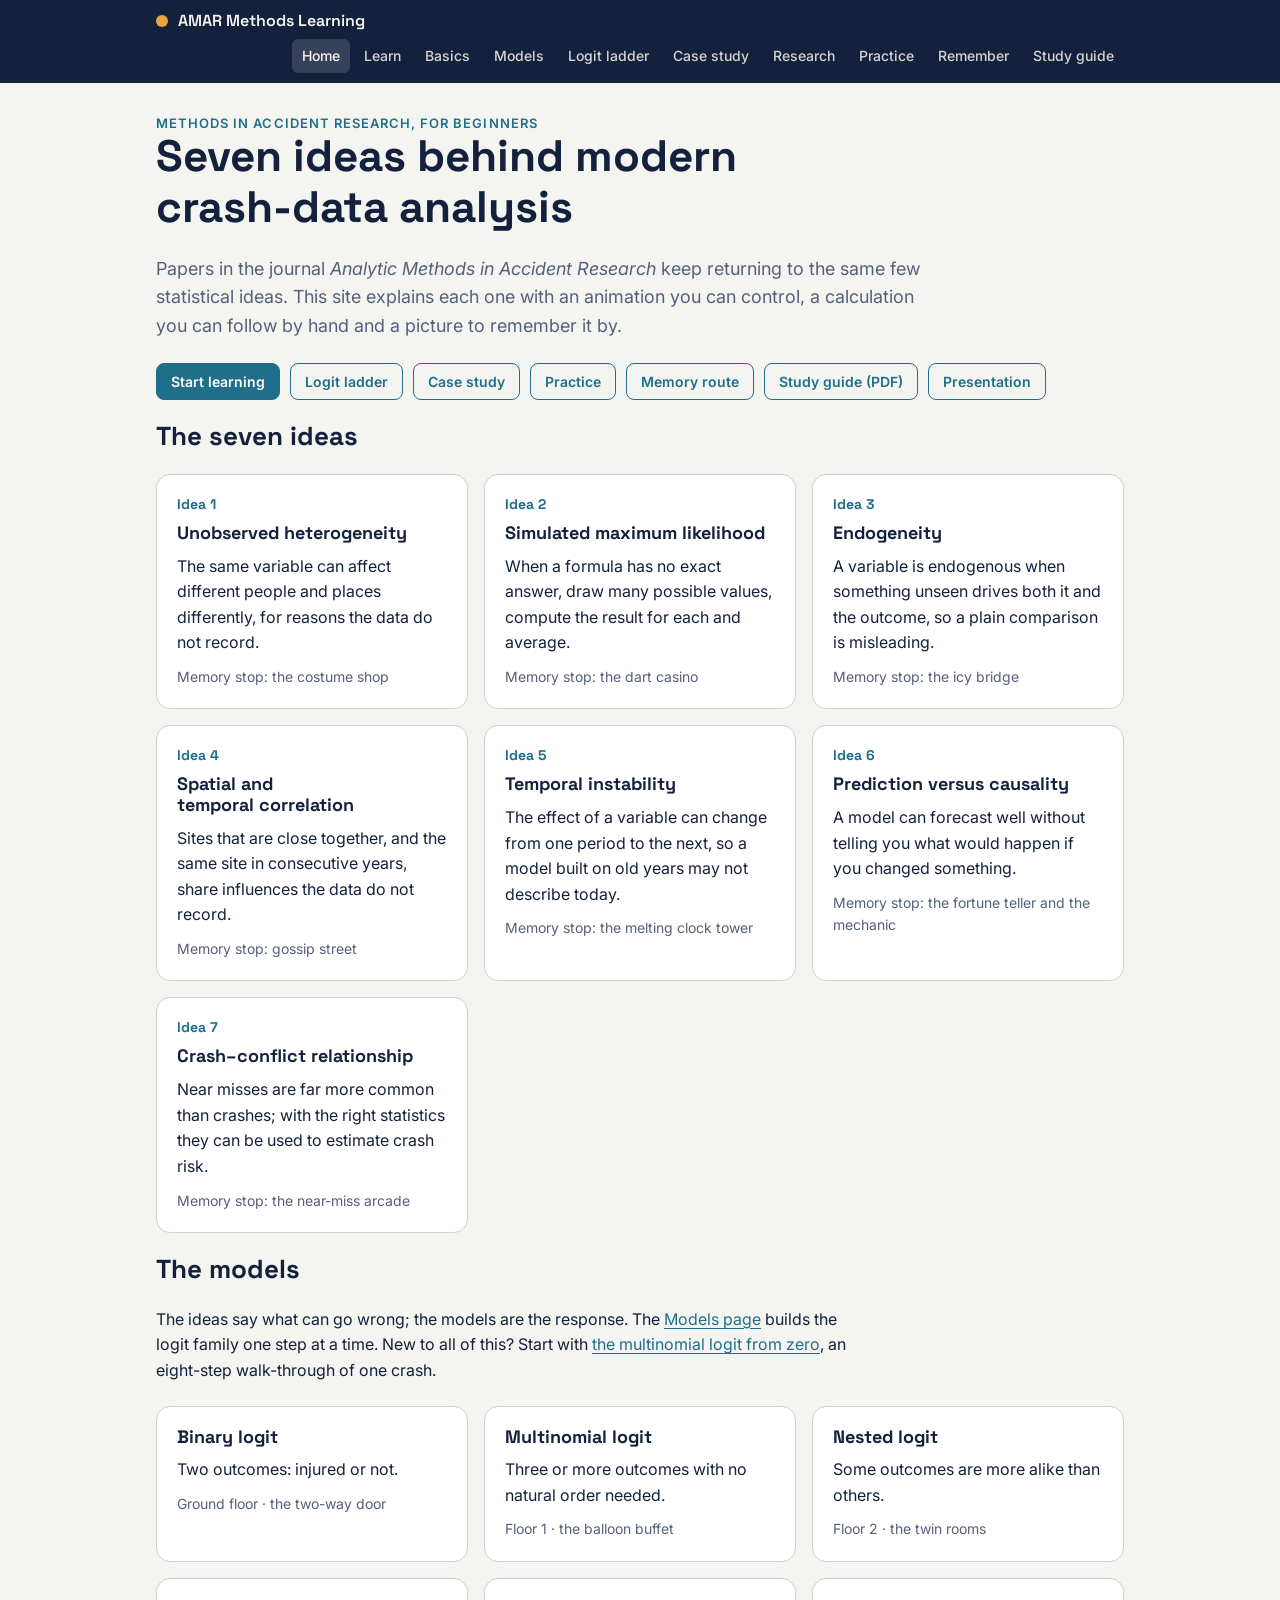
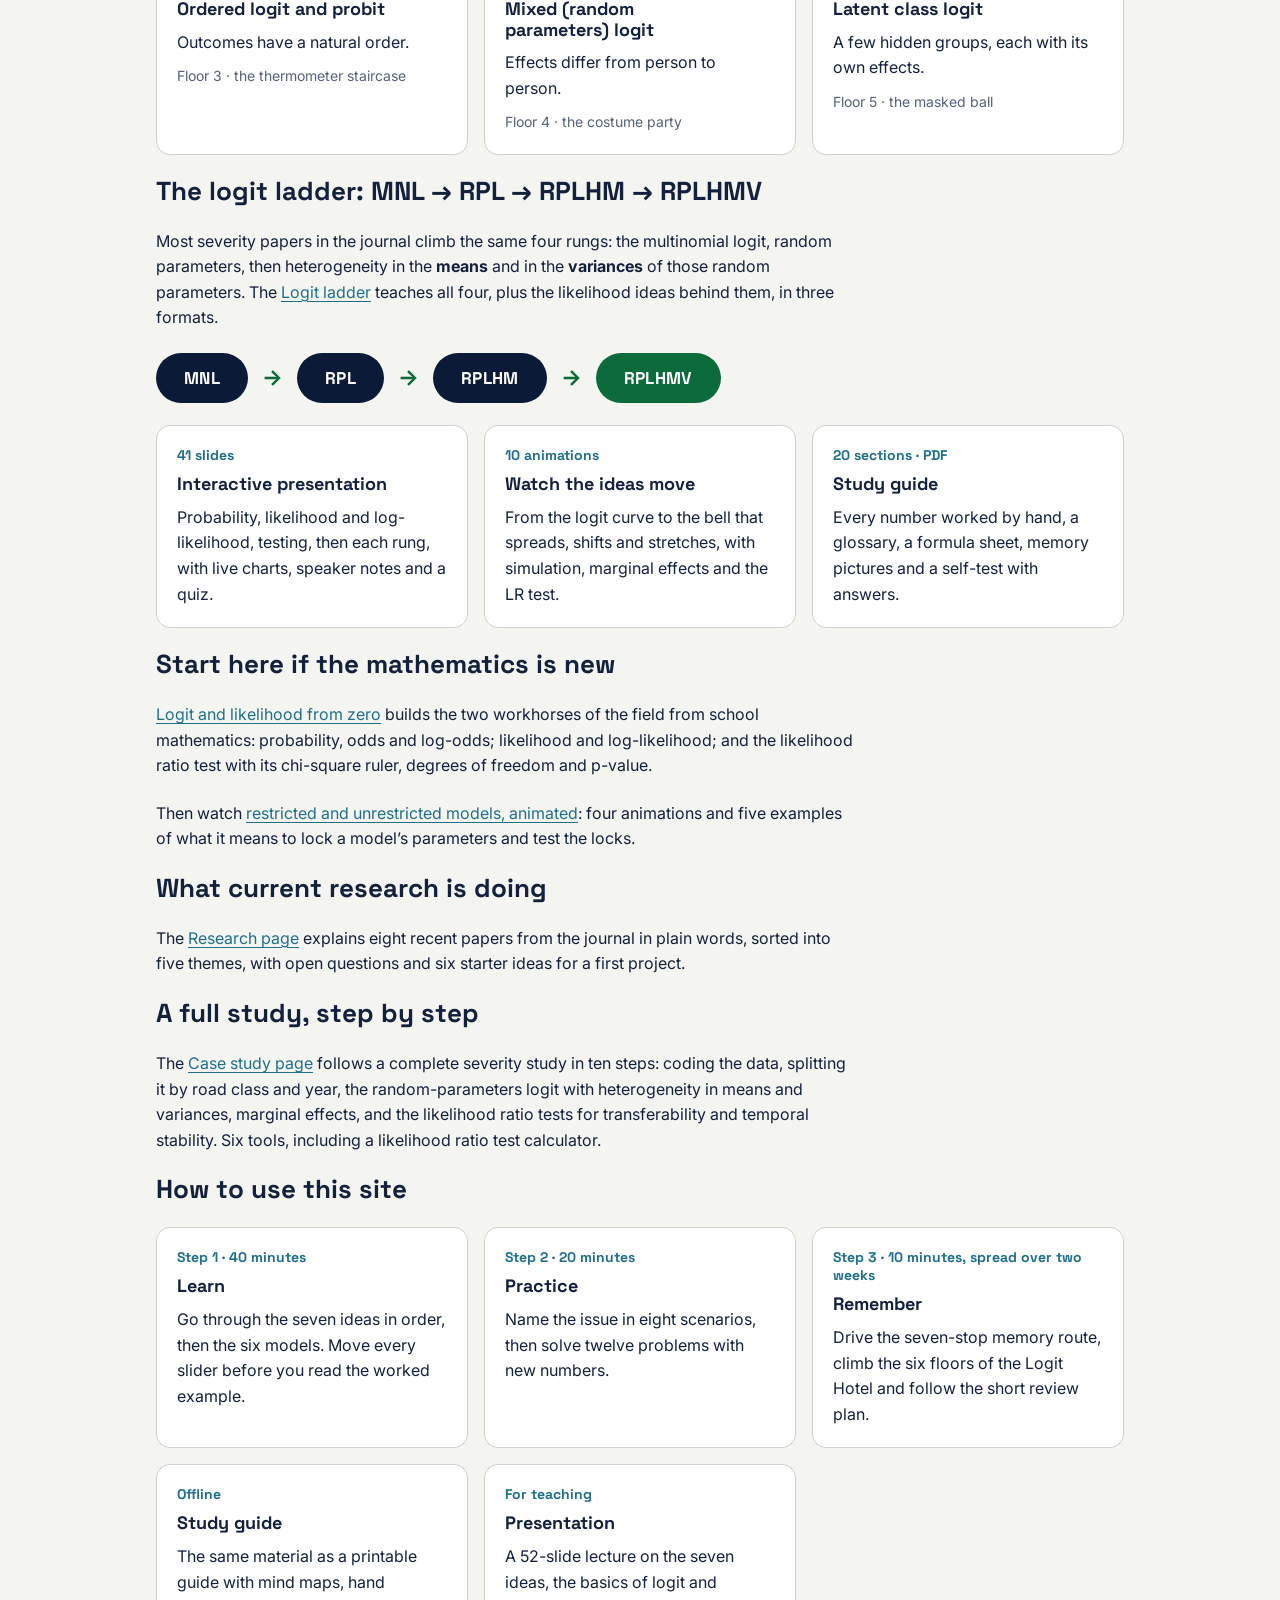
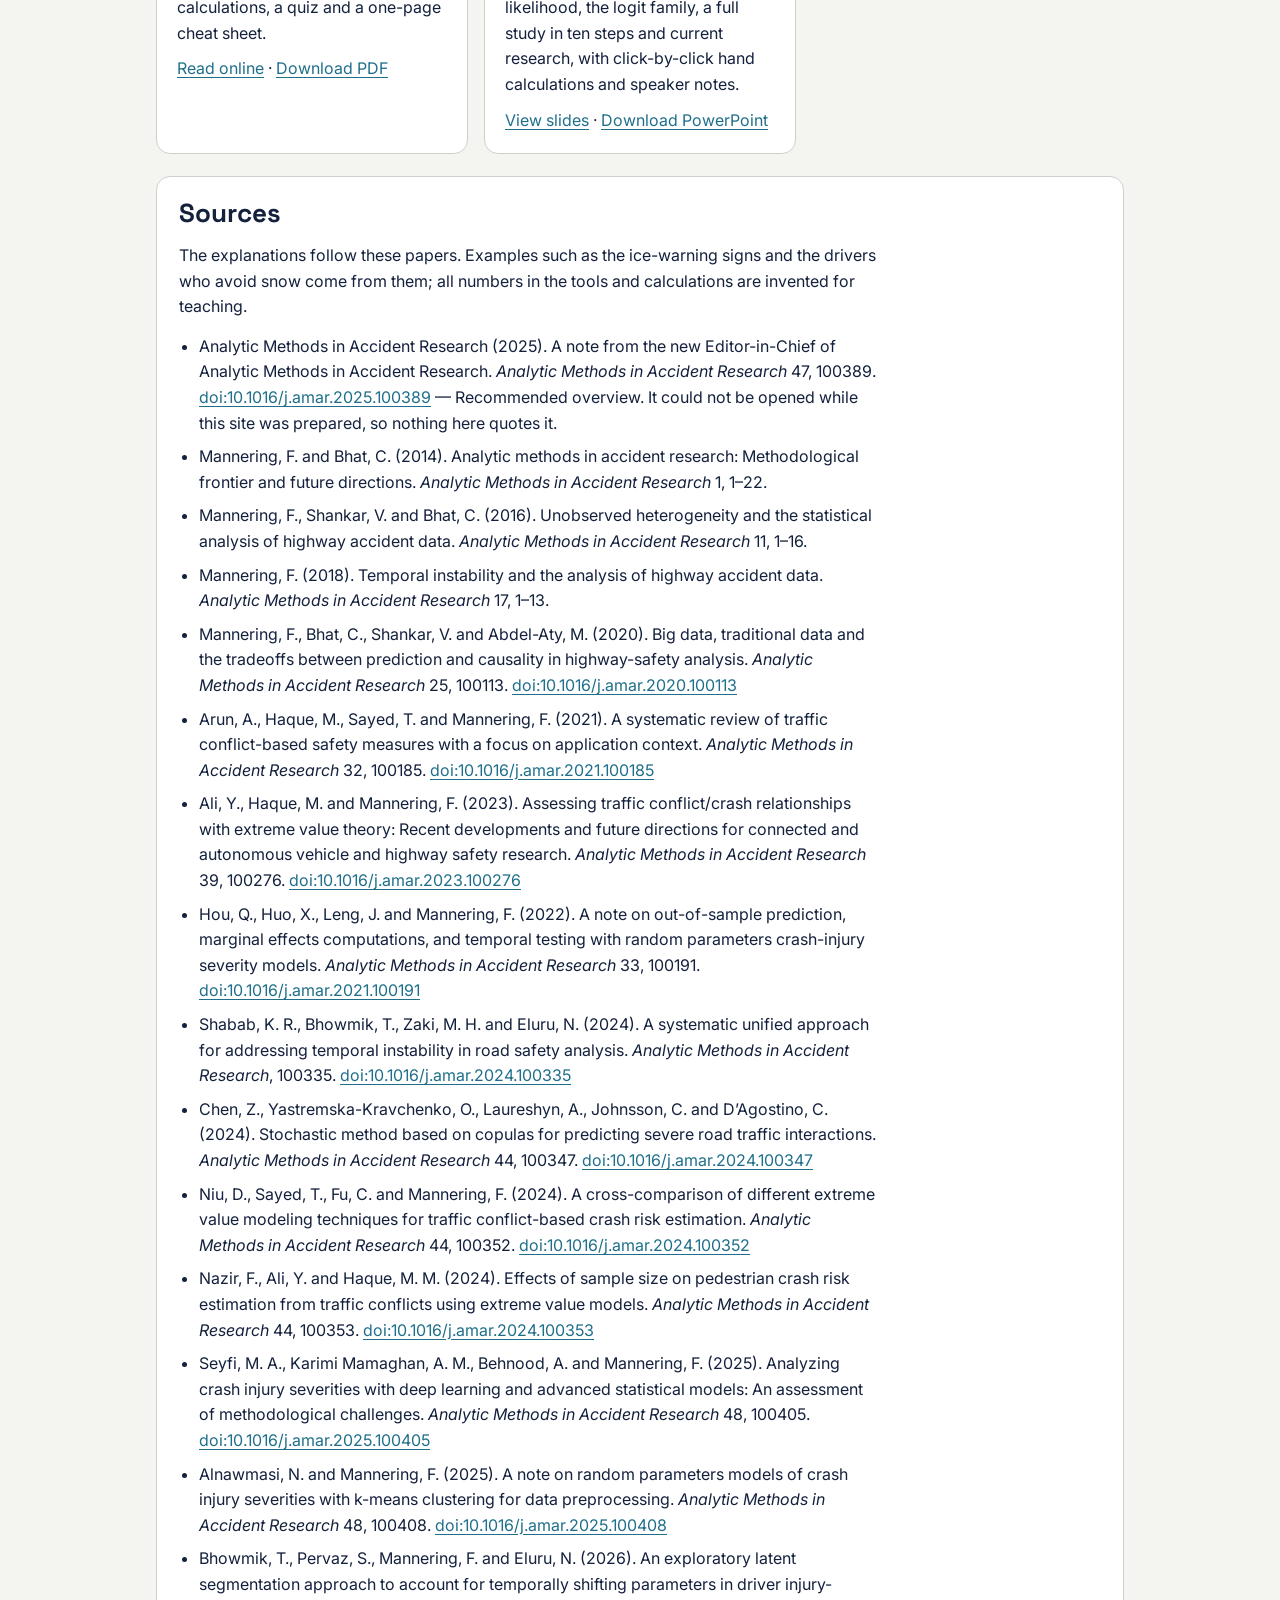
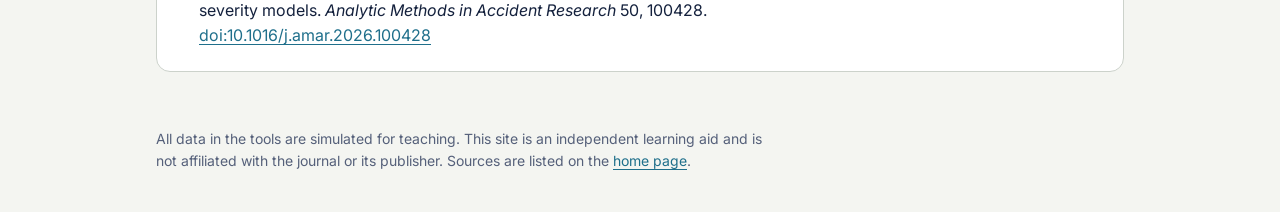
<file: docs/index.html>
<!doctype html>
<html lang="en">
<head>
<meta charset="utf-8">
<meta name="viewport" content="width=device-width, initial-scale=1">
<title>AMAR Methods Learning</title>
<meta name="description" content="Beginner-friendly animations, interactive worked solutions, a study guide and memory techniques for the methods used in accident research.">
<link rel="preconnect" href="https://fonts.googleapis.com"><link rel="preconnect" href="https://fonts.gstatic.com" crossorigin>
<link rel="stylesheet" href="https://fonts.googleapis.com/css2?family=Inter:wght@400;500;600&family=Space+Grotesk:wght@500;600;700&display=swap">
<link rel="stylesheet" href="css/site.css"><link rel="stylesheet" href="css/ladder.css">
</head>
<body>
<header class="band"><div class="in"><a class="brand" href="index.html"><i></i>AMAR Methods Learning</a><nav aria-label="Pages"><a href="index.html" aria-current="page">Home</a><a href="learn.html">Learn</a><a href="basics.html">Basics</a><a href="models.html">Models</a><a href="ladder.html">Logit ladder</a><a href="study.html">Case study</a><a href="research.html">Research</a><a href="practice.html">Practice</a><a href="memory.html">Remember</a><a href="viewer.html?doc=materials/AMAR_Methods_Study_Guide.pdf&mode=guide">Study guide</a></nav></div></header>
<main class="wrap">
<div><p class="eyebrow">Methods in accident research, for beginners</p><h1>Seven ideas behind modern crash-data analysis</h1></div>
<p class="lede">Papers in the journal <i>Analytic Methods in Accident Research</i> keep returning to the same few statistical ideas. This site explains each one with an animation you can control, a calculation you can follow by hand and a picture to remember it by.</p>
<div class="btns"><a class="btn" href="learn.html">Start learning</a><a class="btn ghost" href="ladder.html">Logit ladder</a><a class="btn ghost" href="study.html">Case study</a><a class="btn ghost" href="practice.html">Practice</a><a class="btn ghost" href="memory.html">Memory route</a><a class="btn ghost" href="viewer.html?doc=materials/AMAR_Methods_Study_Guide.pdf&mode=guide">Study guide (PDF)</a><a class="btn ghost" href="viewer.html?doc=materials/AMAR_Methods_Presentation.pdf&mode=slides&dl=materials/AMAR_Methods_Presentation.pptx">Presentation</a></div>
<h2>The seven ideas</h2>
<div class="grid"><a class="card" href="learn.html#heterogeneity" style="text-decoration:none;color:inherit"><span class="num">Idea 1</span><h3>Unobserved heterogeneity</h3><p>The same variable can affect different people and places differently, for reasons the data do not record.</p><p class="note">Memory stop: the costume shop</p></a><a class="card" href="learn.html#simulation" style="text-decoration:none;color:inherit"><span class="num">Idea 2</span><h3>Simulated maximum likelihood</h3><p>When a formula has no exact answer, draw many possible values, compute the result for each and average.</p><p class="note">Memory stop: the dart casino</p></a><a class="card" href="learn.html#endogeneity" style="text-decoration:none;color:inherit"><span class="num">Idea 3</span><h3>Endogeneity</h3><p>A variable is endogenous when something unseen drives both it and the outcome, so a plain comparison is misleading.</p><p class="note">Memory stop: the icy bridge</p></a><a class="card" href="learn.html#space" style="text-decoration:none;color:inherit"><span class="num">Idea 4</span><h3>Spatial and temporal correlation</h3><p>Sites that are close together, and the same site in consecutive years, share influences the data do not record.</p><p class="note">Memory stop: gossip street</p></a><a class="card" href="learn.html#instability" style="text-decoration:none;color:inherit"><span class="num">Idea 5</span><h3>Temporal instability</h3><p>The effect of a variable can change from one period to the next, so a model built on old years may not describe today.</p><p class="note">Memory stop: the melting clock tower</p></a><a class="card" href="learn.html#causality" style="text-decoration:none;color:inherit"><span class="num">Idea 6</span><h3>Prediction versus causality</h3><p>A model can forecast well without telling you what would happen if you changed something.</p><p class="note">Memory stop: the fortune teller and the mechanic</p></a><a class="card" href="learn.html#conflicts" style="text-decoration:none;color:inherit"><span class="num">Idea 7</span><h3>Crash–conflict relationship</h3><p>Near misses are far more common than crashes; with the right statistics they can be used to estimate crash risk.</p><p class="note">Memory stop: the near-miss arcade</p></a></div>
<h2>The models</h2>
<p>The ideas say what can go wrong; the models are the response. The <a href="models.html">Models page</a> builds the logit family one step at a time. New to all of this? Start with <a href="mnl.html">the multinomial logit from zero</a>, an eight-step walk-through of one crash.</p>
<div class="grid"><a class="card" href="models.html#binary" style="text-decoration:none;color:inherit"><h3>Binary logit</h3><p>Two outcomes: injured or not.</p><p class="note">Ground floor · the two-way door</p></a><a class="card" href="models.html#mnl" style="text-decoration:none;color:inherit"><h3>Multinomial logit</h3><p>Three or more outcomes with no natural order needed.</p><p class="note">Floor 1 · the balloon buffet</p></a><a class="card" href="models.html#nested" style="text-decoration:none;color:inherit"><h3>Nested logit</h3><p>Some outcomes are more alike than others.</p><p class="note">Floor 2 · the twin rooms</p></a><a class="card" href="models.html#ordered" style="text-decoration:none;color:inherit"><h3>Ordered logit and probit</h3><p>Outcomes have a natural order.</p><p class="note">Floor 3 · the thermometer staircase</p></a><a class="card" href="models.html#mixed" style="text-decoration:none;color:inherit"><h3>Mixed (random parameters) logit</h3><p>Effects differ from person to person.</p><p class="note">Floor 4 · the costume party</p></a><a class="card" href="models.html#latent" style="text-decoration:none;color:inherit"><h3>Latent class logit</h3><p>A few hidden groups, each with its own effects.</p><p class="note">Floor 5 · the masked ball</p></a></div>
<h2>The logit ladder: MNL → RPL → RPLHM → RPLHMV</h2>
<p>Most severity papers in the journal climb the same four rungs: the multinomial logit, random parameters, then heterogeneity in the <b>means</b> and in the <b>variances</b> of those random parameters. The <a href="ladder.html">Logit ladder</a> teaches all four, plus the likelihood ideas behind them, in three formats.</p>
<div class="ladder"><a class="rung" href="ladder.html#rung-mnl">MNL</a><span class="arr">→</span><a class="rung" href="ladder.html#rung-rpl">RPL</a><span class="arr">→</span><a class="rung" href="ladder.html#rung-hm">RPLHM</a><span class="arr">→</span><a class="rung last" href="ladder.html#rung-hmv">RPLHMV</a></div>
<div class="grid"><a class="card" href="ladder-slides.html" style="text-decoration:none;color:inherit"><span class="num">41 slides</span><h3>Interactive presentation</h3><p>Probability, likelihood and log-likelihood, testing, then each rung, with live charts, speaker notes and a quiz.</p></a><a class="card" href="ladder-animations.html" style="text-decoration:none;color:inherit"><span class="num">10 animations</span><h3>Watch the ideas move</h3><p>From the logit curve to the bell that spreads, shifts and stretches, with simulation, marginal effects and the LR test.</p></a><a class="card" href="ladder-guide.html" style="text-decoration:none;color:inherit"><span class="num">20 sections · PDF</span><h3>Study guide</h3><p>Every number worked by hand, a glossary, a formula sheet, memory pictures and a self-test with answers.</p></a></div>
<h2>Start here if the mathematics is new</h2>
<p><a href="basics.html">Logit and likelihood from zero</a> builds the two workhorses of the field from school mathematics: probability, odds and log-odds; likelihood and log-likelihood; and the likelihood ratio test with its chi-square ruler, degrees of freedom and p-value.</p>
<p>Then watch <a href="restricted.html">restricted and unrestricted models, animated</a>: four animations and five examples of what it means to lock a model’s parameters and test the locks.</p>
<h2>What current research is doing</h2>
<p>The <a href="research.html">Research page</a> explains eight recent papers from the journal in plain words, sorted into five themes, with open questions and six starter ideas for a first project.</p>
<h2>A full study, step by step</h2>
<p>The <a href="study.html">Case study page</a> follows a complete severity study in ten steps: coding the data, splitting it by road class and year, the random-parameters logit with heterogeneity in means and variances, marginal effects, and the likelihood ratio tests for transferability and temporal stability. Six tools, including a likelihood ratio test calculator.</p>
<h2>How to use this site</h2>
<div class="grid">
<div class="card"><span class="num">Step 1 · 40 minutes</span><h3>Learn</h3><p>Go through the seven ideas in order, then the six models. Move every slider before you read the worked example.</p></div>
<div class="card"><span class="num">Step 2 · 20 minutes</span><h3>Practice</h3><p>Name the issue in eight scenarios, then solve twelve problems with new numbers.</p></div>
<div class="card"><span class="num">Step 3 · 10 minutes, spread over two weeks</span><h3>Remember</h3><p>Drive the seven-stop memory route, climb the six floors of the Logit Hotel and follow the short review plan.</p></div>
<div class="card"><span class="num">Offline</span><h3>Study guide</h3><p>The same material as a printable guide with mind maps, hand calculations, a quiz and a one-page cheat sheet.</p><p><a href="viewer.html?doc=materials/AMAR_Methods_Study_Guide.pdf&mode=guide">Read online</a> · <a href="materials/AMAR_Methods_Study_Guide.pdf">Download PDF</a></p></div>
<div class="card"><span class="num">For teaching</span><h3>Presentation</h3><p>A 52-slide lecture on the seven ideas, the basics of logit and likelihood, the logit family, a full study in ten steps and current research, with click-by-click hand calculations and speaker notes.</p><p><a href="viewer.html?doc=materials/AMAR_Methods_Presentation.pdf&mode=slides&dl=materials/AMAR_Methods_Presentation.pptx">View slides</a> · <a href="materials/AMAR_Methods_Presentation.pptx">Download PowerPoint</a></p></div>
</div>
<section class="concept" id="sources"><h2>Sources</h2>
<p>The explanations follow these papers. Examples such as the ice-warning signs and the drivers who avoid snow come from them; all numbers in the tools and calculations are invented for teaching.</p>
<ul style="margin:0;padding-left:20px;display:flex;flex-direction:column;gap:8px"><li>Analytic Methods in Accident Research (2025). A note from the new Editor-in-Chief of Analytic Methods in Accident Research. <i>Analytic Methods in Accident Research</i> 47, 100389. <a href="https://doi.org/10.1016/j.amar.2025.100389">doi:10.1016/j.amar.2025.100389</a> — Recommended overview. It could not be opened while this site was prepared, so nothing here quotes it.</li><li>Mannering, F. and Bhat, C. (2014). Analytic methods in accident research: Methodological frontier and future directions. <i>Analytic Methods in Accident Research</i> 1, 1–22.</li><li>Mannering, F., Shankar, V. and Bhat, C. (2016). Unobserved heterogeneity and the statistical analysis of highway accident data. <i>Analytic Methods in Accident Research</i> 11, 1–16.</li><li>Mannering, F. (2018). Temporal instability and the analysis of highway accident data. <i>Analytic Methods in Accident Research</i> 17, 1–13.</li><li>Mannering, F., Bhat, C., Shankar, V. and Abdel-Aty, M. (2020). Big data, traditional data and the tradeoffs between prediction and causality in highway-safety analysis. <i>Analytic Methods in Accident Research</i> 25, 100113. <a href="https://doi.org/10.1016/j.amar.2020.100113">doi:10.1016/j.amar.2020.100113</a></li><li>Arun, A., Haque, M., Sayed, T. and Mannering, F. (2021). A systematic review of traffic conflict-based safety measures with a focus on application context. <i>Analytic Methods in Accident Research</i> 32, 100185. <a href="https://doi.org/10.1016/j.amar.2021.100185">doi:10.1016/j.amar.2021.100185</a></li><li>Ali, Y., Haque, M. and Mannering, F. (2023). Assessing traffic conflict/crash relationships with extreme value theory: Recent developments and future directions for connected and autonomous vehicle and highway safety research. <i>Analytic Methods in Accident Research</i> 39, 100276. <a href="https://doi.org/10.1016/j.amar.2023.100276">doi:10.1016/j.amar.2023.100276</a></li><li>Hou, Q., Huo, X., Leng, J. and Mannering, F. (2022). A note on out-of-sample prediction, marginal effects computations, and temporal testing with random parameters crash-injury severity models. <i>Analytic Methods in Accident Research</i> 33, 100191. <a href="https://doi.org/10.1016/j.amar.2021.100191">doi:10.1016/j.amar.2021.100191</a></li><li>Shabab, K. R., Bhowmik, T., Zaki, M. H. and Eluru, N. (2024). A systematic unified approach for addressing temporal instability in road safety analysis. <i>Analytic Methods in Accident Research</i>, 100335. <a href="https://doi.org/10.1016/j.amar.2024.100335">doi:10.1016/j.amar.2024.100335</a></li><li>Chen, Z., Yastremska-Kravchenko, O., Laureshyn, A., Johnsson, C. and D’Agostino, C. (2024). Stochastic method based on copulas for predicting severe road traffic interactions. <i>Analytic Methods in Accident Research</i> 44, 100347. <a href="https://doi.org/10.1016/j.amar.2024.100347">doi:10.1016/j.amar.2024.100347</a></li><li>Niu, D., Sayed, T., Fu, C. and Mannering, F. (2024). A cross-comparison of different extreme value modeling techniques for traffic conflict-based crash risk estimation. <i>Analytic Methods in Accident Research</i> 44, 100352. <a href="https://doi.org/10.1016/j.amar.2024.100352">doi:10.1016/j.amar.2024.100352</a></li><li>Nazir, F., Ali, Y. and Haque, M. M. (2024). Effects of sample size on pedestrian crash risk estimation from traffic conflicts using extreme value models. <i>Analytic Methods in Accident Research</i> 44, 100353. <a href="https://doi.org/10.1016/j.amar.2024.100353">doi:10.1016/j.amar.2024.100353</a></li><li>Seyfi, M. A., Karimi Mamaghan, A. M., Behnood, A. and Mannering, F. (2025). Analyzing crash injury severities with deep learning and advanced statistical models: An assessment of methodological challenges. <i>Analytic Methods in Accident Research</i> 48, 100405. <a href="https://doi.org/10.1016/j.amar.2025.100405">doi:10.1016/j.amar.2025.100405</a></li><li>Alnawmasi, N. and Mannering, F. (2025). A note on random parameters models of crash injury severities with k-means clustering for data preprocessing. <i>Analytic Methods in Accident Research</i> 48, 100408. <a href="https://doi.org/10.1016/j.amar.2025.100408">doi:10.1016/j.amar.2025.100408</a></li><li>Bhowmik, T., Pervaz, S., Mannering, F. and Eluru, N. (2026). An exploratory latent segmentation approach to account for temporally shifting parameters in driver injury-severity models. <i>Analytic Methods in Accident Research</i> 50, 100428. <a href="https://doi.org/10.1016/j.amar.2026.100428">doi:10.1016/j.amar.2026.100428</a></li></ul>
</section>
</main>
<footer class="site"><p>All data in the tools are simulated for teaching. This site is an independent learning aid and is not affiliated with the journal or its publisher. Sources are listed on the <a href="index.html#sources">home page</a>.</p></footer>
<script src="js/common.js"></script>

</body>
</html>
</file>
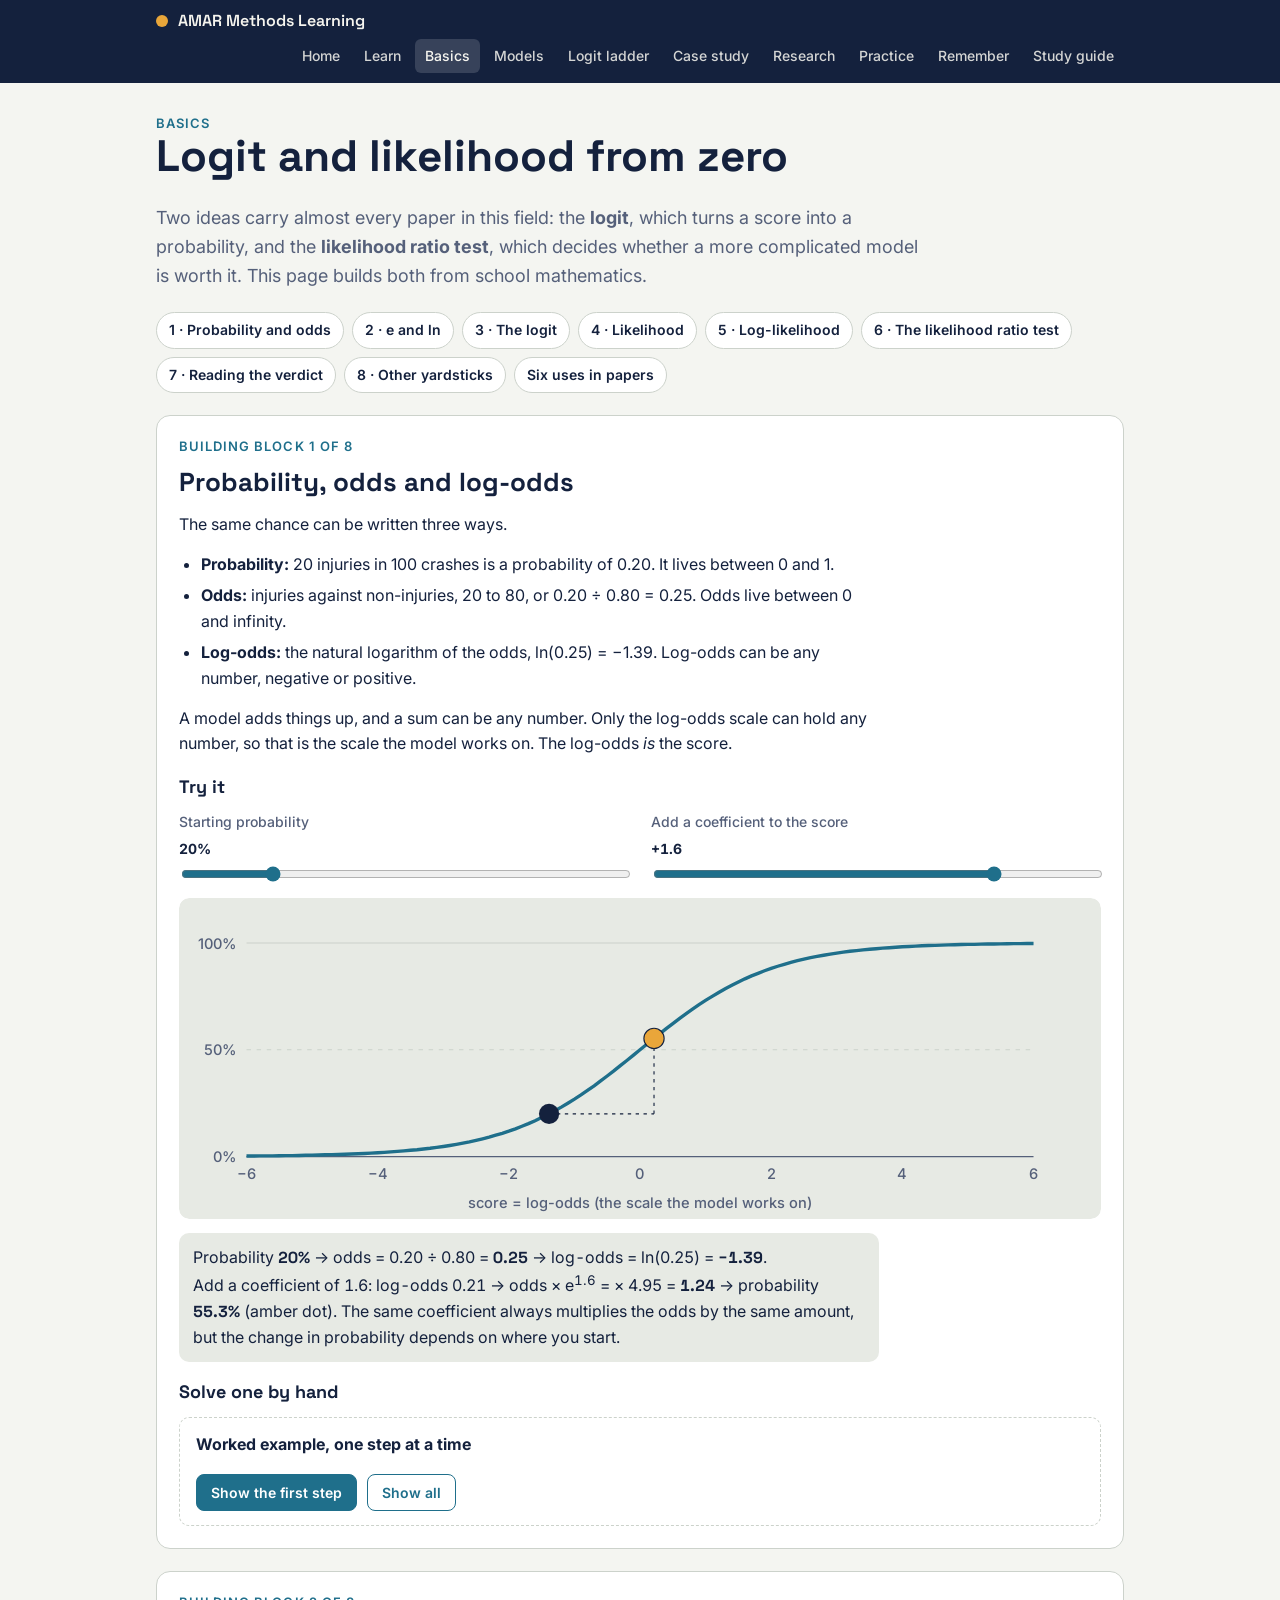
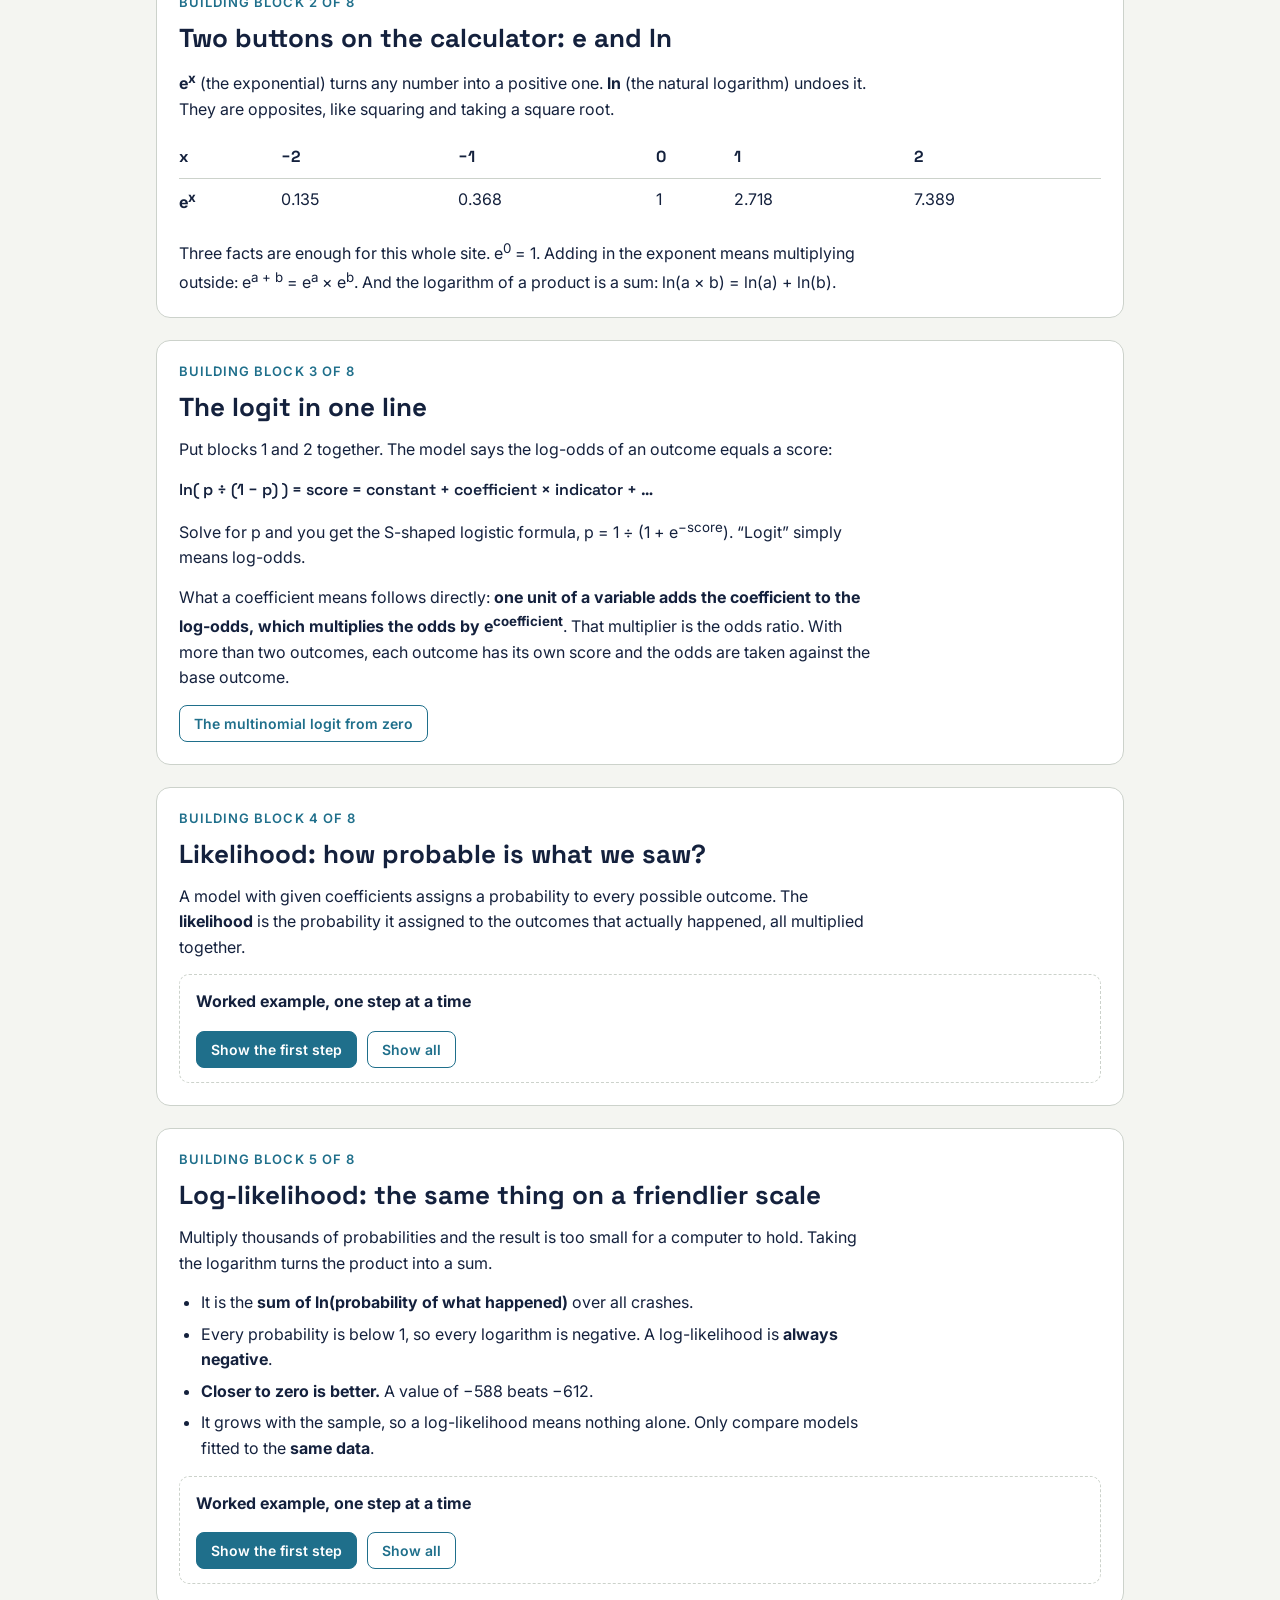
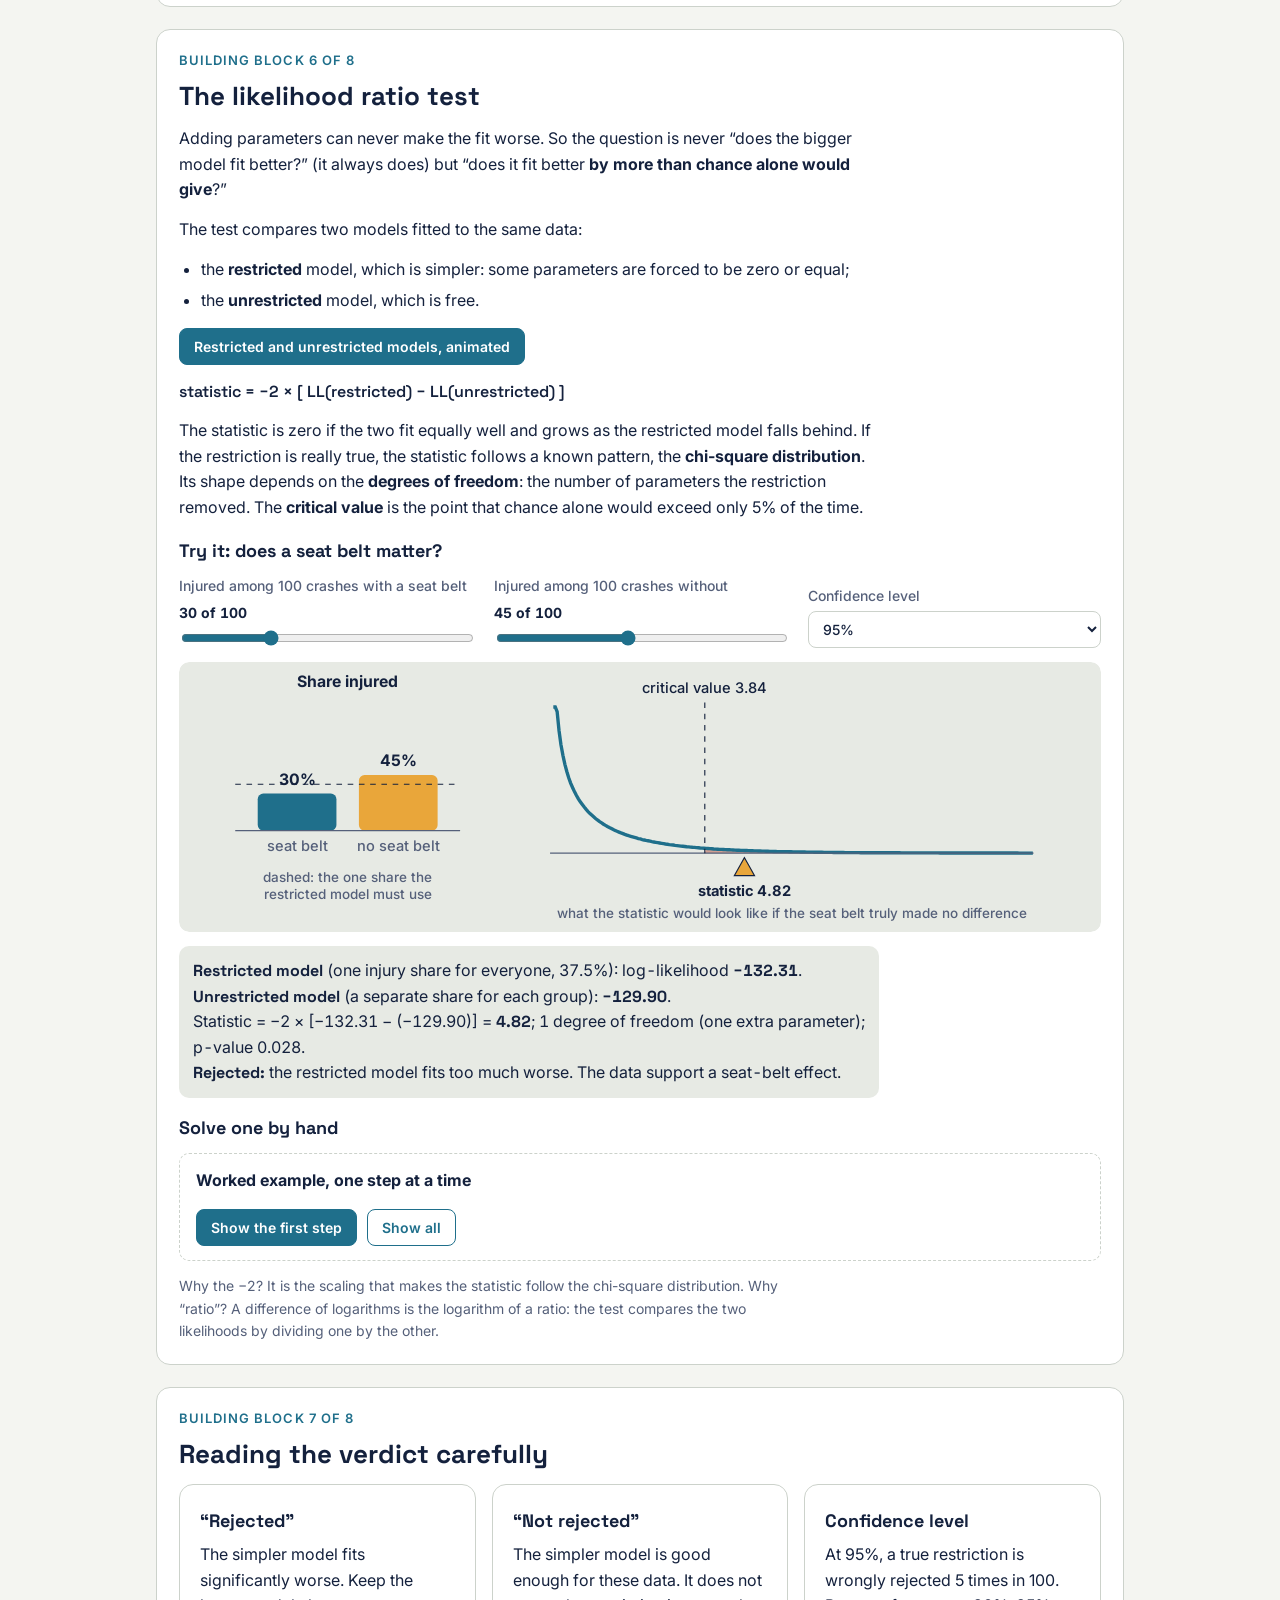
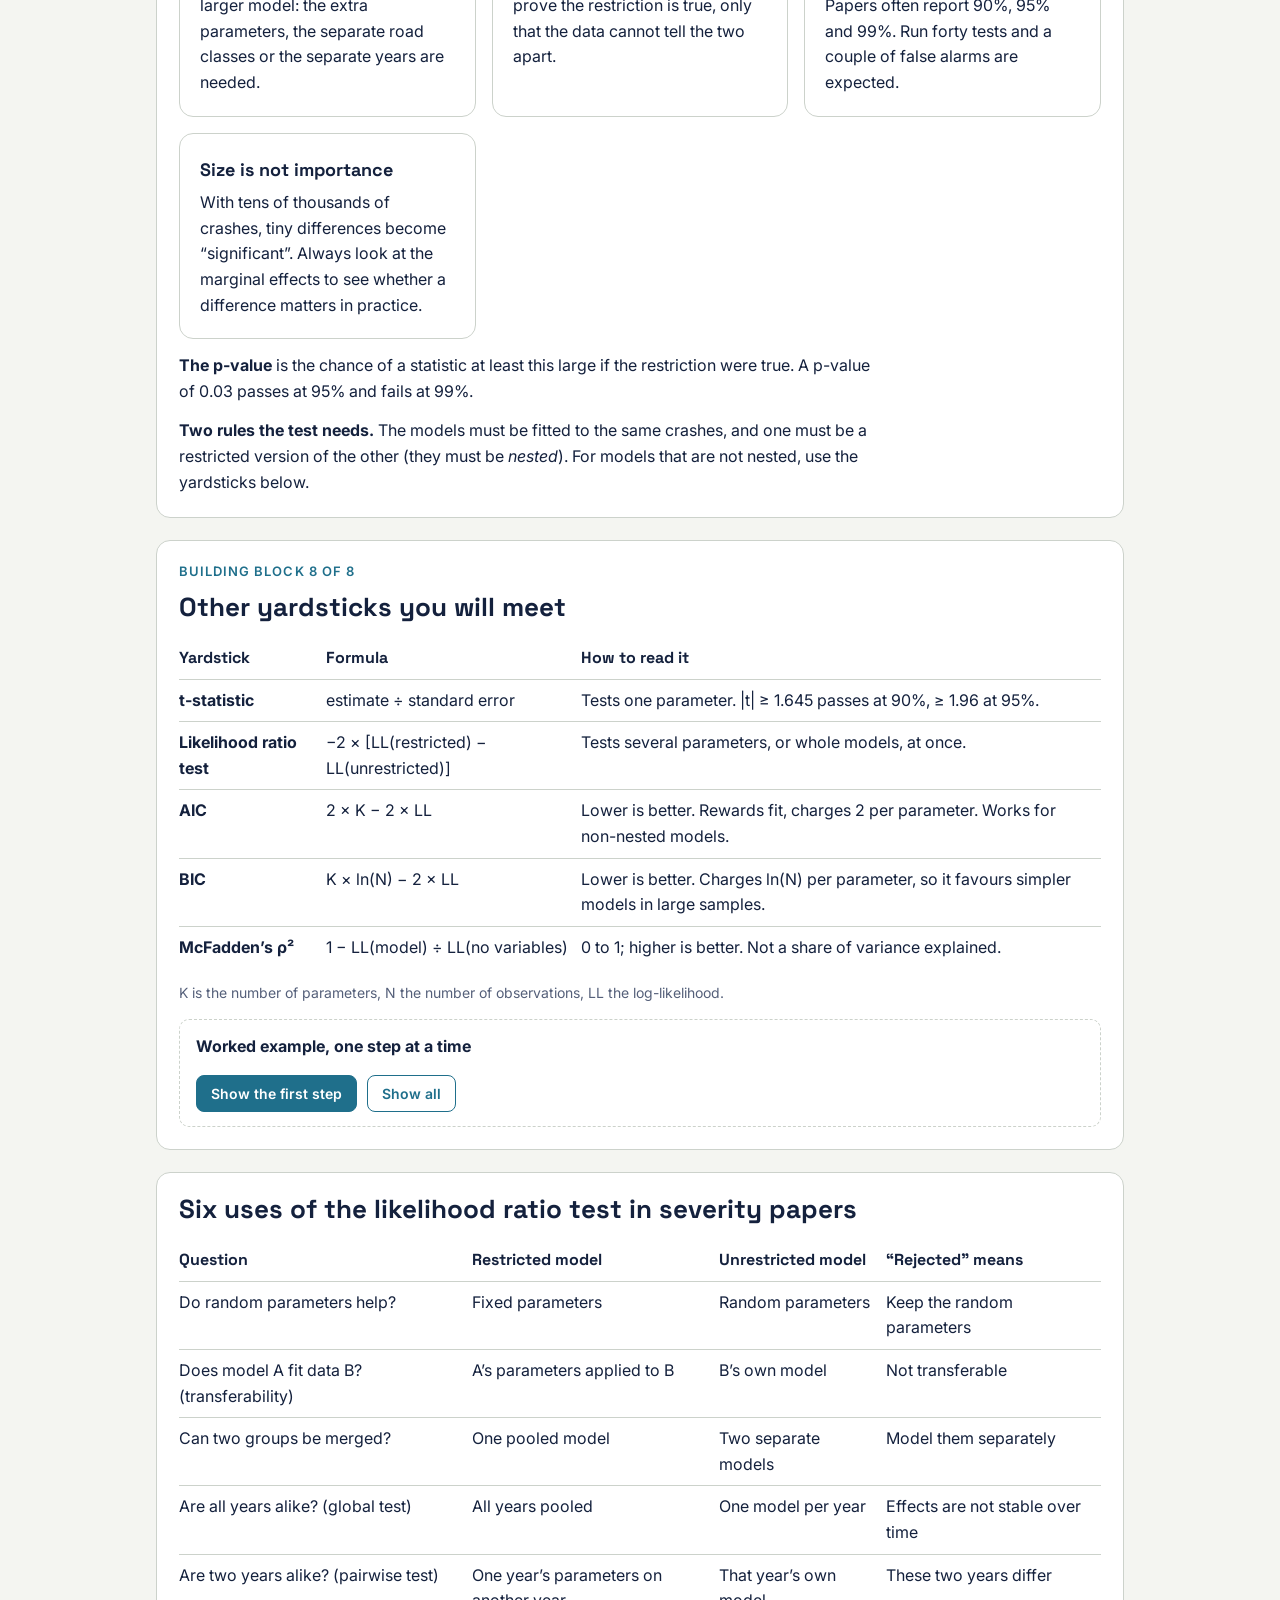
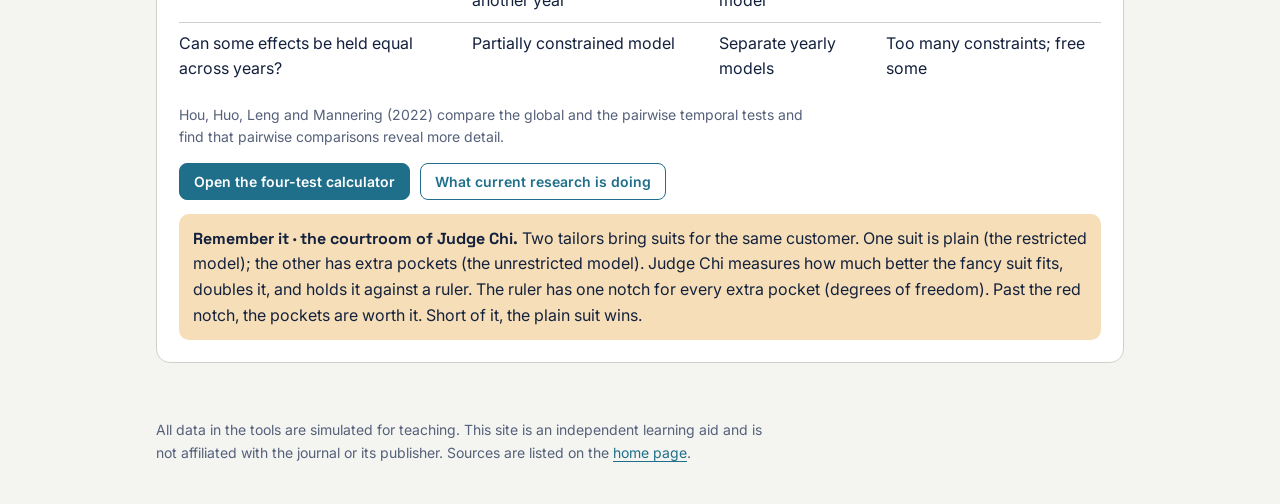
<file: docs/basics.html>
<!doctype html>
<html lang="en">
<head>
<meta charset="utf-8">
<meta name="viewport" content="width=device-width, initial-scale=1">
<title>Logit and likelihood from zero · AMAR Methods Learning</title>
<meta name="description" content="Beginner-friendly animations, interactive worked solutions, a study guide and memory techniques for the methods used in accident research.">
<link rel="preconnect" href="https://fonts.googleapis.com"><link rel="preconnect" href="https://fonts.gstatic.com" crossorigin>
<link rel="stylesheet" href="https://fonts.googleapis.com/css2?family=Inter:wght@400;500;600&family=Space+Grotesk:wght@500;600;700&display=swap">
<link rel="stylesheet" href="css/site.css">
</head>
<body>
<header class="band"><div class="in"><a class="brand" href="index.html"><i></i>AMAR Methods Learning</a><nav aria-label="Pages"><a href="index.html">Home</a><a href="learn.html">Learn</a><a href="basics.html" aria-current="page">Basics</a><a href="models.html">Models</a><a href="ladder.html">Logit ladder</a><a href="study.html">Case study</a><a href="research.html">Research</a><a href="practice.html">Practice</a><a href="memory.html">Remember</a><a href="viewer.html?doc=materials/AMAR_Methods_Study_Guide.pdf&mode=guide">Study guide</a></nav></div></header>
<main class="wrap">
<div><p class="eyebrow">Basics</p><h1>Logit and likelihood from zero</h1></div>
<p class="lede">Two ideas carry almost every paper in this field: the <b>logit</b>, which turns a score into a probability, and the <b>likelihood ratio test</b>, which decides whether a more complicated model is worth it. This page builds both from school mathematics.</p>
<nav class="jump" aria-label="Building blocks"><a href="#b1">1 · Probability and odds</a><a href="#b2">2 · e and ln</a><a href="#b3">3 · The logit</a><a href="#b4">4 · Likelihood</a><a href="#b5">5 · Log-likelihood</a><a href="#b6">6 · The likelihood ratio test</a><a href="#b7">7 · Reading the verdict</a><a href="#b8">8 · Other yardsticks</a><a href="#uses">Six uses in papers</a></nav>

<section class="concept" id="b1"><p class="eyebrow">Building block 1 of 8</p><h2>Probability, odds and log-odds</h2><p>The same chance can be written three ways.</p>
<ul><li><b>Probability:</b> 20 injuries in 100 crashes is a probability of 0.20. It lives between 0 and 1.</li><li><b>Odds:</b> injuries against non-injuries, 20 to 80, or 0.20 ÷ 0.80 = 0.25. Odds live between 0 and infinity.</li><li><b>Log-odds:</b> the natural logarithm of the odds, ln(0.25) = −1.39. Log-odds can be any number, negative or positive.</li></ul>
<p>A model adds things up, and a sum can be any number. Only the log-odds scale can hold any number, so that is the scale the model works on. The log-odds <i>is</i> the score.</p>
<h3>Try it</h3><div class="ctl"><label>Starting probability <b id="od-pv"></b><input type="range" id="od-p" min="1" max="99" step="1" value="20"></label><label>Add a coefficient to the score <b id="od-av"></b><input type="range" id="od-a" min="-3" max="3" step="0.1" value="1.6"></label></div>
<div class="scroll"><svg class="chart" id="od-svg" viewBox="0 0 820 285" role="img" aria-label="S-shaped curve linking the score to the probability"></svg></div>
<p class="read" id="od-read" aria-live="polite"></p><h3>Solve one by hand</h3><div class="steps" data-steps='[&quot;Start with a probability of 0.20.&quot;, &quot;Odds = 0.20 \u00f7 (1 \u2212 0.20) = 0.20 \u00f7 0.80 = &lt;b&gt;0.25&lt;/b&gt;.&quot;, &quot;Log-odds = ln(0.25) = &lt;b&gt;\u22121.386&lt;/b&gt;.&quot;, &quot;A variable with coefficient +1.6 applies. New log-odds = \u22121.386 + 1.6 = &lt;b&gt;0.214&lt;/b&gt;.&quot;, &quot;New odds = e&lt;sup&gt;0.214&lt;/sup&gt; = &lt;b&gt;1.238&lt;/b&gt;. Check: 0.25 \u00d7 e&lt;sup&gt;1.6&lt;/sup&gt; = 0.25 \u00d7 4.953 = 1.238.&quot;, &quot;New probability = 1.238 \u00f7 (1 + 1.238) = &lt;b&gt;0.553&lt;/b&gt;. The coefficient moved the probability from 20% to 55%.&quot;]'><b>Worked example, one step at a time</b></div></section>

<section class="concept" id="b2"><p class="eyebrow">Building block 2 of 8</p><h2>Two buttons on the calculator: e and ln</h2><p><b>e<sup>x</sup></b> (the exponential) turns any number into a positive one. <b>ln</b> (the natural logarithm) undoes it. They are opposites, like squaring and taking a square root.</p>
<div class="scroll"><table class="t"><tr><th>x</th><th>−2</th><th>−1</th><th>0</th><th>1</th><th>2</th></tr><tr><td><b>e<sup>x</sup></b></td><td>0.135</td><td>0.368</td><td>1</td><td>2.718</td><td>7.389</td></tr></table></div>
<p>Three facts are enough for this whole site. e<sup>0</sup> = 1. Adding in the exponent means multiplying outside: e<sup>a + b</sup> = e<sup>a</sup> × e<sup>b</sup>. And the logarithm of a product is a sum: ln(a × b) = ln(a) + ln(b).</p></section>

<section class="concept" id="b3"><p class="eyebrow">Building block 3 of 8</p><h2>The logit in one line</h2><p>Put blocks 1 and 2 together. The model says the log-odds of an outcome equals a score:</p>
<p style="font-family:var(--display);font-weight:600">ln( p ÷ (1 − p) ) = score = constant + coefficient × indicator + …</p>
<p>Solve for p and you get the S-shaped logistic formula, p = 1 ÷ (1 + e<sup>−score</sup>). “Logit” simply means log-odds.</p>
<p>What a coefficient means follows directly: <b>one unit of a variable adds the coefficient to the log-odds, which multiplies the odds by e<sup>coefficient</sup></b>. That multiplier is the odds ratio. With more than two outcomes, each outcome has its own score and the odds are taken against the base outcome.</p>
<div class="btns"><a class="btn ghost" href="mnl.html">The multinomial logit from zero</a></div></section>

<section class="concept" id="b4"><p class="eyebrow">Building block 4 of 8</p><h2>Likelihood: how probable is what we saw?</h2><p>A model with given coefficients assigns a probability to every possible outcome. The <b>likelihood</b> is the probability it assigned to the outcomes that actually happened, all multiplied together.</p><div class="steps" data-steps='[&quot;Three crashes. The model says the probabilities of injury are 0.8, 0.6 and 0.3.&quot;, &quot;What happened: injury, injury, no injury.&quot;, &quot;The model gave these outcomes probabilities of 0.8, 0.6 and 1 \u2212 0.3 = 0.7.&quot;, &quot;Likelihood = 0.8 \u00d7 0.6 \u00d7 0.7 = &lt;b&gt;0.336&lt;/b&gt;.&quot;, &quot;A second model gives 0.5, 0.5, 0.5. Its likelihood = 0.5 \u00d7 0.5 \u00d7 0.5 = &lt;b&gt;0.125&lt;/b&gt;.&quot;, &quot;The first model makes the observed data more probable, so it fits better. Estimation searches for the coefficients with the highest likelihood.&quot;]'><b>Worked example, one step at a time</b></div></section>

<section class="concept" id="b5"><p class="eyebrow">Building block 5 of 8</p><h2>Log-likelihood: the same thing on a friendlier scale</h2><p>Multiply thousands of probabilities and the result is too small for a computer to hold. Taking the logarithm turns the product into a sum.</p>
<ul><li>It is the <b>sum of ln(probability of what happened)</b> over all crashes.</li><li>Every probability is below 1, so every logarithm is negative. A log-likelihood is <b>always negative</b>.</li><li><b>Closer to zero is better.</b> A value of −588 beats −612.</li><li>It grows with the sample, so a log-likelihood means nothing alone. Only compare models fitted to the <b>same data</b>.</li></ul><div class="steps" data-steps='[&quot;From block 4: probabilities of what happened are 0.8, 0.6 and 0.7.&quot;, &quot;ln(0.8) = \u22120.223, ln(0.6) = \u22120.511, ln(0.7) = \u22120.357.&quot;, &quot;Log-likelihood = \u22120.223 \u2212 0.511 \u2212 0.357 = &lt;b&gt;\u22121.091&lt;/b&gt;.&quot;, &quot;Second model: 3 \u00d7 ln(0.5) = 3 \u00d7 (\u22120.693) = &lt;b&gt;\u22122.079&lt;/b&gt;.&quot;, &quot;\u22121.091 is closer to zero than \u22122.079: the first model fits better, the same answer as before.&quot;, &quot;Check: e&lt;sup&gt;\u22121.091&lt;/sup&gt; = 0.336, the likelihood from block 4.&quot;]'><b>Worked example, one step at a time</b></div></section>

<section class="concept" id="b6"><p class="eyebrow">Building block 6 of 8</p><h2>The likelihood ratio test</h2><p>Adding parameters can never make the fit worse. So the question is never “does the bigger model fit better?” (it always does) but “does it fit better <b>by more than chance alone would give</b>?”</p>
<p>The test compares two models fitted to the same data:</p>
<ul><li>the <b>restricted</b> model, which is simpler: some parameters are forced to be zero or equal;</li><li>the <b>unrestricted</b> model, which is free.</li></ul>
<div class="btns"><a class="btn" href="restricted.html">Restricted and unrestricted models, animated</a></div>
<p style="font-family:var(--display);font-weight:600">statistic = −2 × [ LL(restricted) − LL(unrestricted) ]</p>
<p>The statistic is zero if the two fit equally well and grows as the restricted model falls behind. If the restriction is really true, the statistic follows a known pattern, the <b>chi-square distribution</b>. Its shape depends on the <b>degrees of freedom</b>: the number of parameters the restriction removed. The <b>critical value</b> is the point that chance alone would exceed only 5% of the time.</p>
<h3>Try it: does a seat belt matter?</h3><div class="ctl"><label>Injured among 100 crashes with a seat belt <b id="lc-av"></b><input type="range" id="lc-a" min="1" max="99" step="1" value="30"></label><label>Injured among 100 crashes without <b id="lc-bv"></b><input type="range" id="lc-b" min="1" max="99" step="1" value="45"></label><label>Confidence level<select id="lc-c" style="font:inherit;padding:8px 10px;border-radius:8px;border:1px solid var(--line);background:var(--surface);color:var(--fg)"><option value="0.9">90%</option><option value="0.95" selected>95%</option><option value="0.99">99%</option></select></label></div>
<div class="scroll"><svg class="chart" id="lc-svg" viewBox="0 0 820 240" role="img" aria-label="Injury shares in two groups and the chi-square distribution with the test statistic"></svg></div>
<p class="read" id="lc-read" aria-live="polite"></p><h3>Solve one by hand</h3><div class="steps" data-steps='[&quot;100 belted crashes with 30 injuries; 100 unbelted crashes with 45 injuries.&quot;, &quot;Restricted model: one injury share for all, 75 \u00f7 200 = 0.375. LL = 75 \u00d7 ln(0.375) + 125 \u00d7 ln(0.625) = \u221273.56 \u2212 58.75 = &lt;b&gt;\u2212132.31&lt;/b&gt;.&quot;, &quot;Unrestricted model: 0.30 for belted, 0.45 for unbelted. LL = 30 \u00d7 ln(0.30) + 70 \u00d7 ln(0.70) + 45 \u00d7 ln(0.45) + 55 \u00d7 ln(0.55) = &lt;b&gt;\u2212129.90&lt;/b&gt;.&quot;, &quot;Statistic = \u22122 \u00d7 [\u2212132.31 \u2212 (\u2212129.90)] = \u22122 \u00d7 (\u22122.41) = &lt;b&gt;4.82&lt;/b&gt;.&quot;, &quot;The unrestricted model has one more parameter, so 1 degree of freedom. The 5% critical value is 3.84.&quot;, &quot;4.82 &amp;gt; 3.84: reject the restricted model. The difference between the groups is more than chance would explain.&quot;]'><b>Worked example, one step at a time</b></div><p class="note">Why the −2? It is the scaling that makes the statistic follow the chi-square distribution. Why “ratio”? A difference of logarithms is the logarithm of a ratio: the test compares the two likelihoods by dividing one by the other.</p></section>

<section class="concept" id="b7"><p class="eyebrow">Building block 7 of 8</p><h2>Reading the verdict carefully</h2><div class="grid">
<div class="card"><h3>“Rejected”</h3><p>The simpler model fits significantly worse. Keep the larger model: the extra parameters, the separate road classes or the separate years are needed.</p></div>
<div class="card"><h3>“Not rejected”</h3><p>The simpler model is good enough for these data. It does not prove the restriction is true, only that the data cannot tell the two apart.</p></div>
<div class="card"><h3>Confidence level</h3><p>At 95%, a true restriction is wrongly rejected 5 times in 100. Papers often report 90%, 95% and 99%. Run forty tests and a couple of false alarms are expected.</p></div>
<div class="card"><h3>Size is not importance</h3><p>With tens of thousands of crashes, tiny differences become “significant”. Always look at the marginal effects to see whether a difference matters in practice.</p></div></div>
<p><b>The p-value</b> is the chance of a statistic at least this large if the restriction were true. A p-value of 0.03 passes at 95% and fails at 99%.</p>
<p><b>Two rules the test needs.</b> The models must be fitted to the same crashes, and one must be a restricted version of the other (they must be <i>nested</i>). For models that are not nested, use the yardsticks below.</p></section>

<section class="concept" id="b8"><p class="eyebrow">Building block 8 of 8</p><h2>Other yardsticks you will meet</h2><div class="scroll"><table class="t"><tr><th>Yardstick</th><th>Formula</th><th>How to read it</th></tr>
<tr><td><b>t-statistic</b></td><td>estimate ÷ standard error</td><td>Tests one parameter. |t| ≥ 1.645 passes at 90%, ≥ 1.96 at 95%.</td></tr>
<tr><td><b>Likelihood ratio test</b></td><td>−2 × [LL(restricted) − LL(unrestricted)]</td><td>Tests several parameters, or whole models, at once.</td></tr>
<tr><td><b>AIC</b></td><td>2 × K − 2 × LL</td><td>Lower is better. Rewards fit, charges 2 per parameter. Works for non-nested models.</td></tr>
<tr><td><b>BIC</b></td><td>K × ln(N) − 2 × LL</td><td>Lower is better. Charges ln(N) per parameter, so it favours simpler models in large samples.</td></tr>
<tr><td><b>McFadden’s ρ²</b></td><td>1 − LL(model) ÷ LL(no variables)</td><td>0 to 1; higher is better. Not a share of variance explained.</td></tr></table></div>
<p class="note">K is the number of parameters, N the number of observations, LL the log-likelihood.</p><div class="steps" data-steps='[&quot;Seat-belt example. Model A (two shares): LL = \u2212129.90, K = 2. Model B (one share): LL = \u2212132.31, K = 1. N = 200.&quot;, &quot;AIC of A = 2 \u00d7 2 \u2212 2 \u00d7 (\u2212129.90) = 4 + 259.80 = &lt;b&gt;263.80&lt;/b&gt;.&quot;, &quot;AIC of B = 2 \u00d7 1 \u2212 2 \u00d7 (\u2212132.31) = 2 + 264.63 = &lt;b&gt;266.63&lt;/b&gt;. AIC prefers A.&quot;, &quot;BIC of A = 2 \u00d7 ln(200) + 259.80 = 10.60 + 259.80 = &lt;b&gt;270.40&lt;/b&gt;.&quot;, &quot;BIC of B = 1 \u00d7 ln(200) + 264.63 = 5.30 + 264.63 = &lt;b&gt;269.92&lt;/b&gt;. BIC prefers B, narrowly.&quot;, &quot;The yardsticks can disagree when the evidence is borderline. BIC asks for stronger evidence before accepting an extra parameter.&quot;]'><b>Worked example, one step at a time</b></div></section>

<section class="concept" id="uses"><h2>Six uses of the likelihood ratio test in severity papers</h2>
<div class="scroll"><table class="t"><tr><th>Question</th><th>Restricted model</th><th>Unrestricted model</th><th>“Rejected” means</th></tr>
<tr><td>Do random parameters help?</td><td>Fixed parameters</td><td>Random parameters</td><td>Keep the random parameters</td></tr>
<tr><td>Does model A fit data B? (transferability)</td><td>A’s parameters applied to B</td><td>B’s own model</td><td>Not transferable</td></tr>
<tr><td>Can two groups be merged?</td><td>One pooled model</td><td>Two separate models</td><td>Model them separately</td></tr>
<tr><td>Are all years alike? (global test)</td><td>All years pooled</td><td>One model per year</td><td>Effects are not stable over time</td></tr>
<tr><td>Are two years alike? (pairwise test)</td><td>One year’s parameters on another year</td><td>That year’s own model</td><td>These two years differ</td></tr>
<tr><td>Can some effects be held equal across years?</td><td>Partially constrained model</td><td>Separate yearly models</td><td>Too many constraints; free some</td></tr></table></div>
<p class="note">Hou, Huo, Leng and Mannering (2022) compare the global and the pairwise temporal tests and find that pairwise comparisons reveal more detail.</p>
<div class="btns"><a class="btn" href="study.html#step8">Open the four-test calculator</a><a class="btn ghost" href="research.html">What current research is doing</a></div>
<div class="hook"><b>Remember it · the courtroom of Judge Chi.</b> Two tailors bring suits for the same customer. One suit is plain (the restricted model); the other has extra pockets (the unrestricted model). Judge Chi measures how much better the fancy suit fits, doubles it, and holds it against a ruler. The ruler has one notch for every extra pocket (degrees of freedom). Past the red notch, the pockets are worth it. Short of it, the plain suit wins.</div></section>
</main>
<footer class="site"><p>All data in the tools are simulated for teaching. This site is an independent learning aid and is not affiliated with the journal or its publisher. Sources are listed on the <a href="index.html#sources">home page</a>.</p></footer>
<script src="js/common.js"></script>
<script src="js/foundations.js"></script>
</body>
</html>
</file>
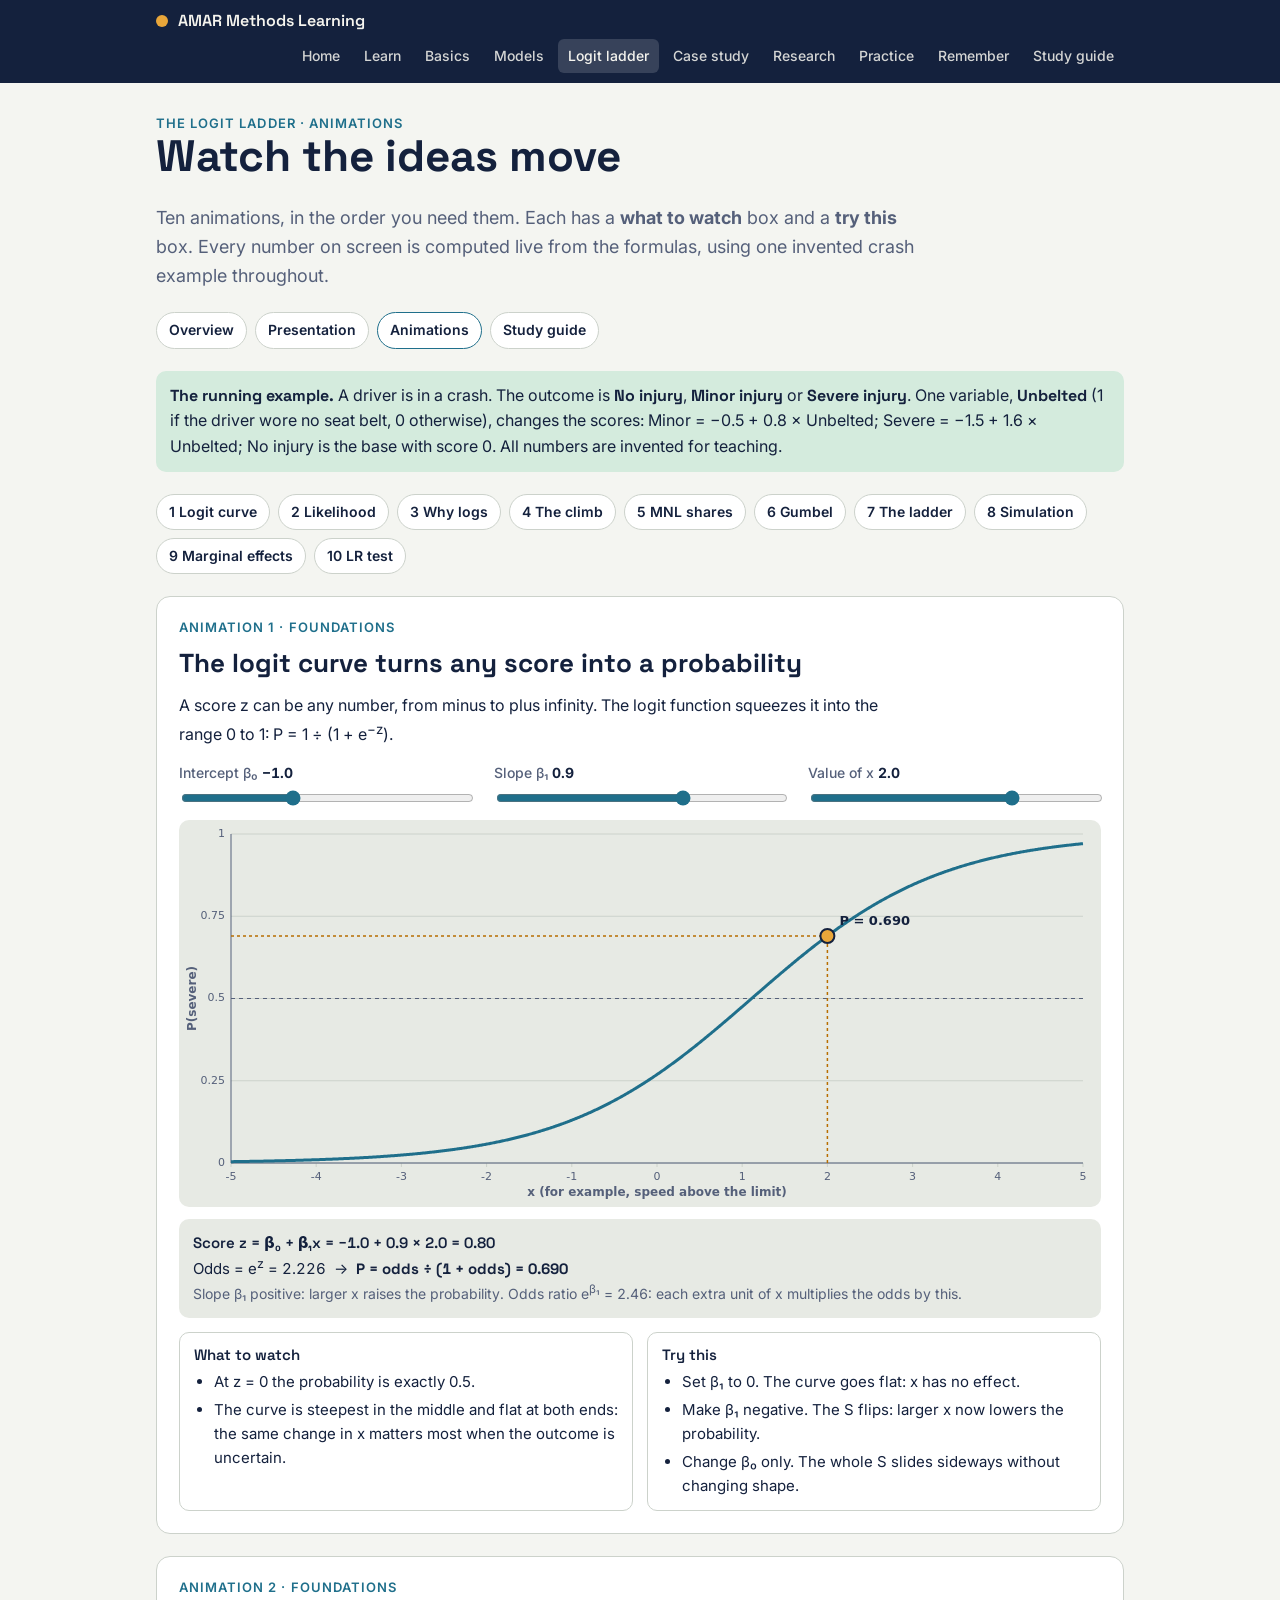
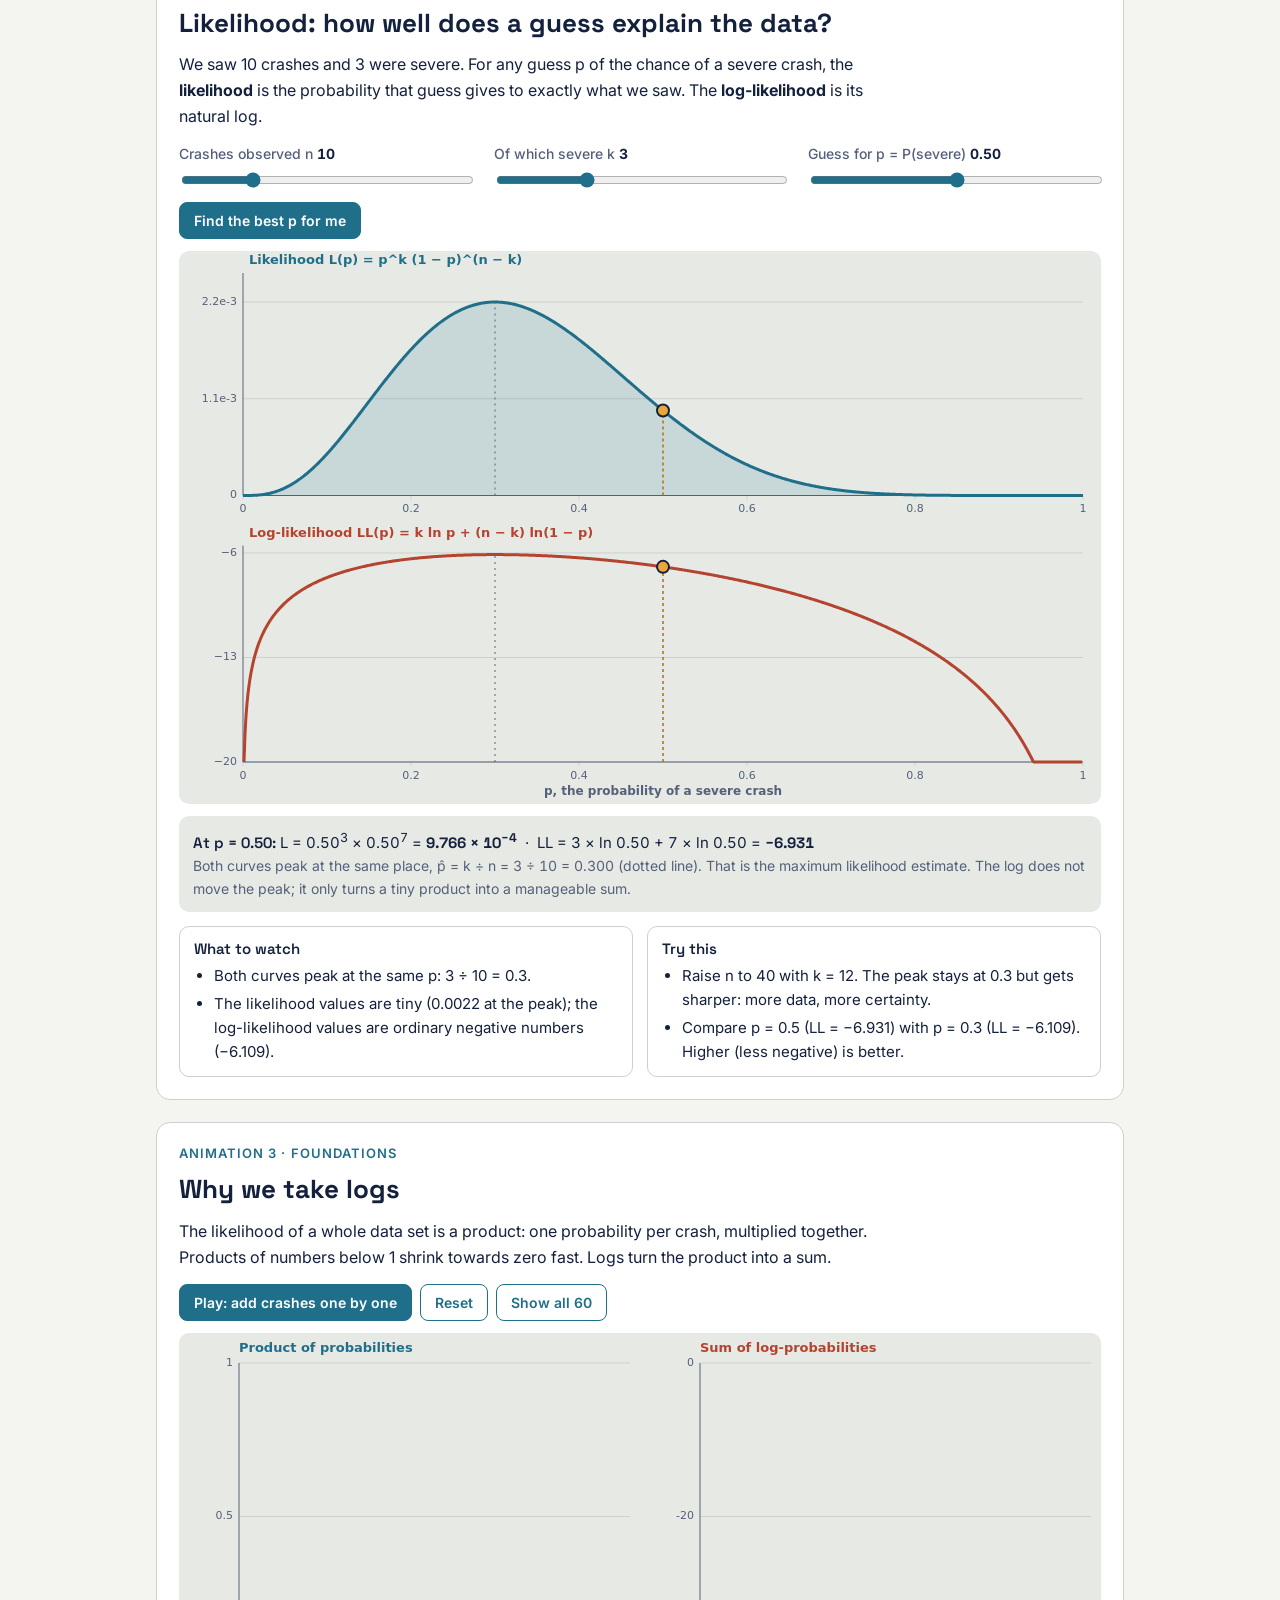
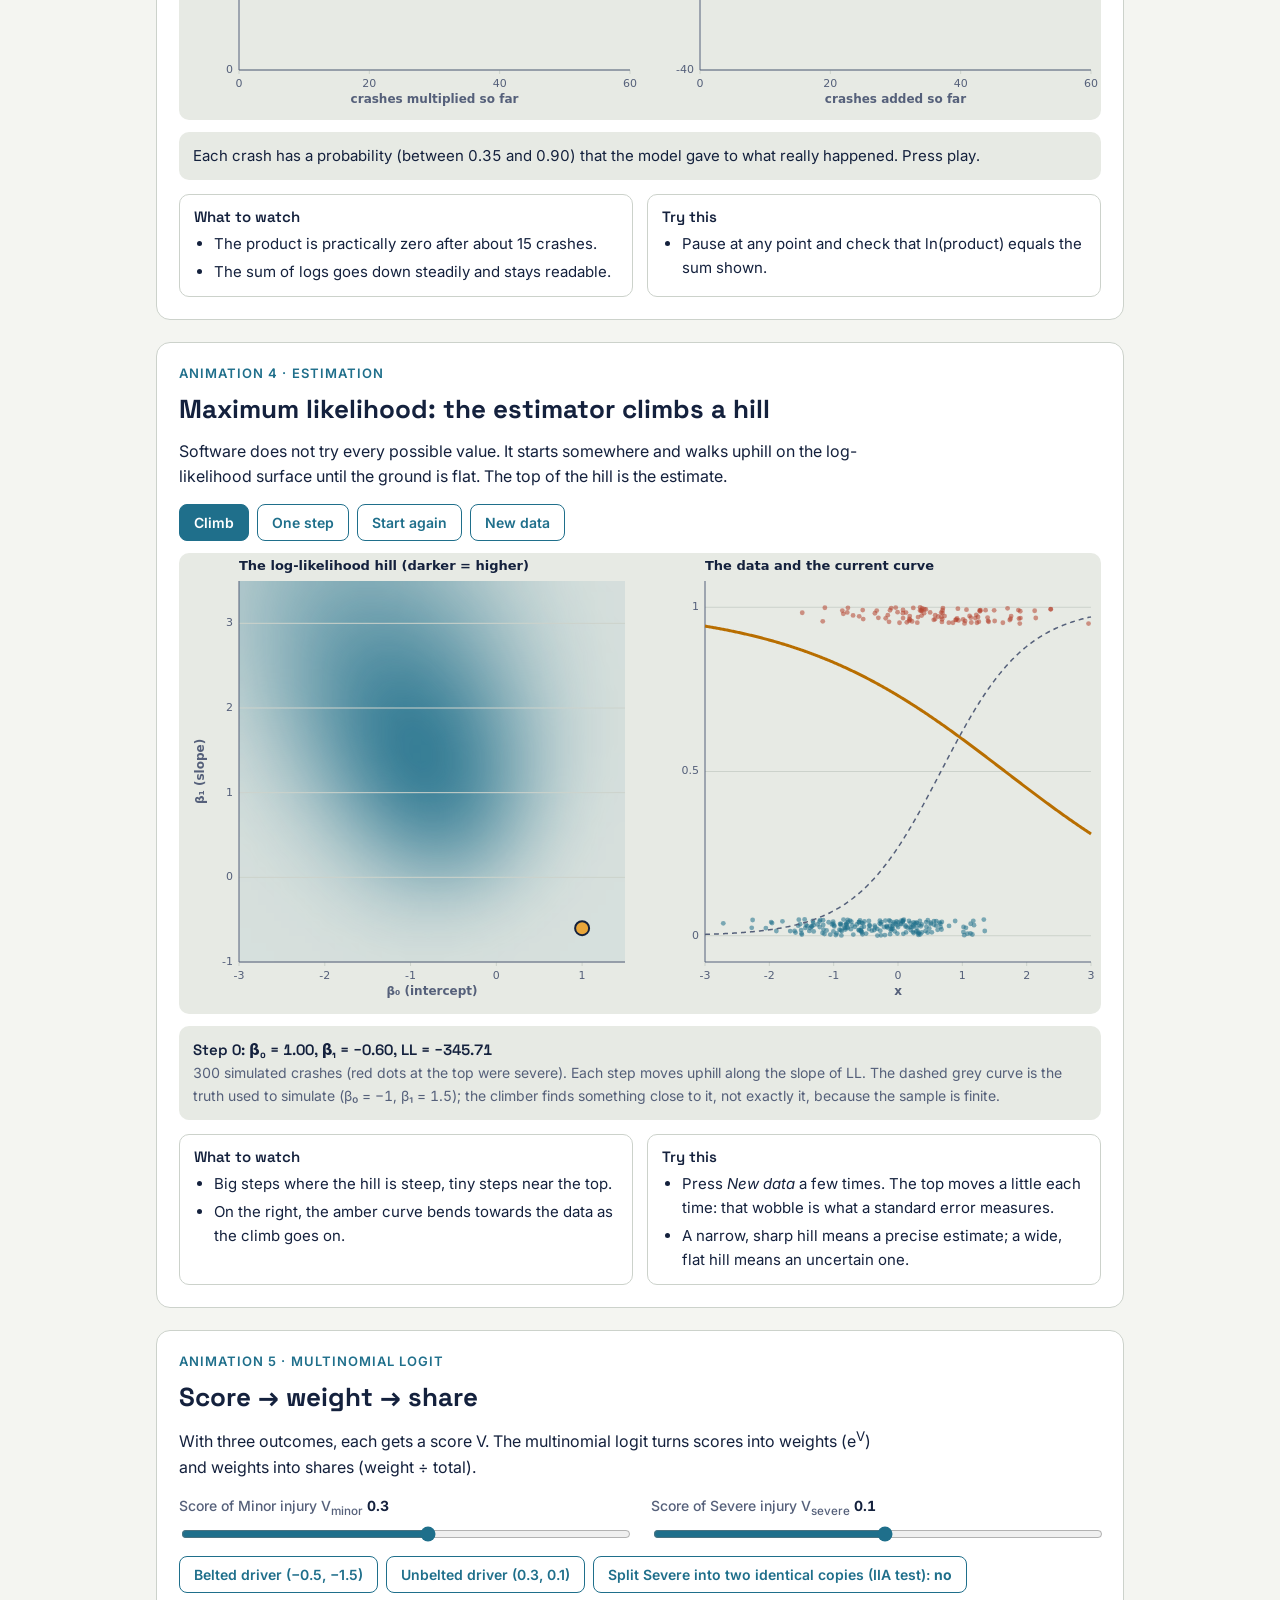
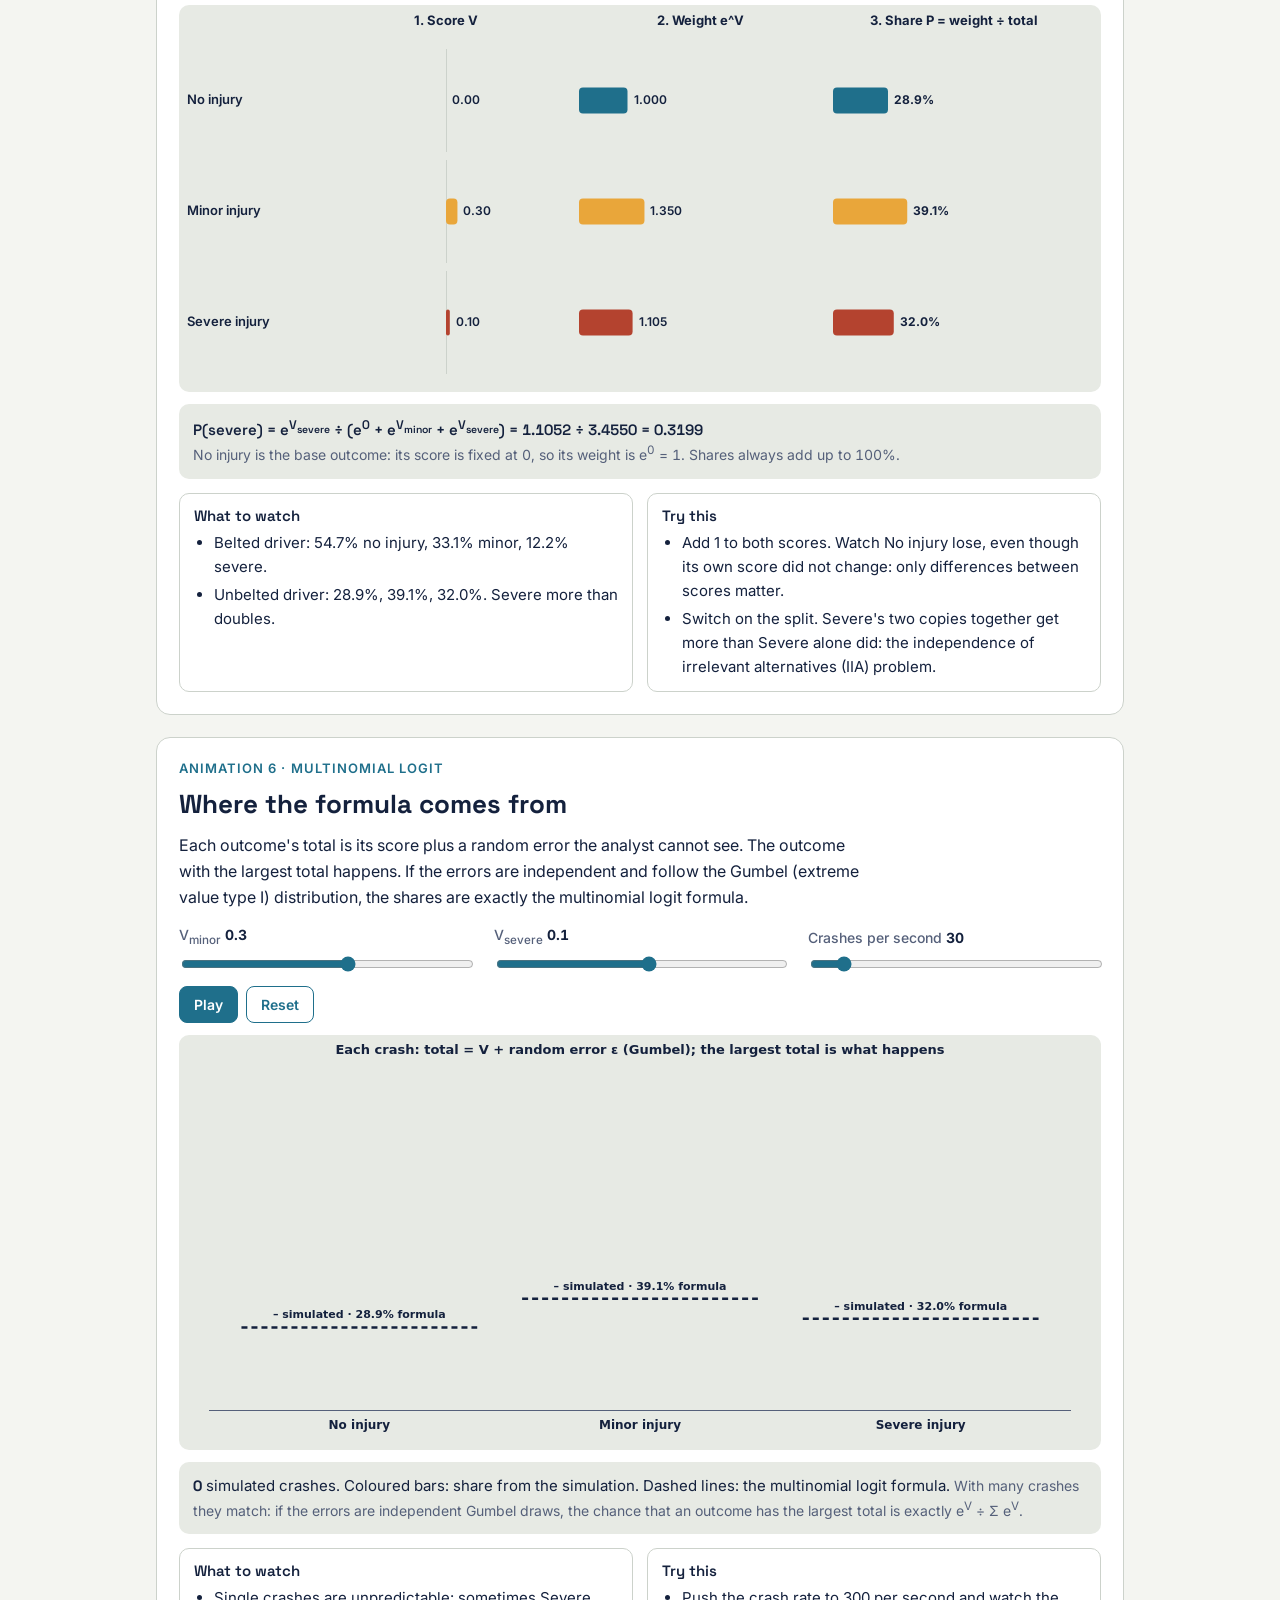
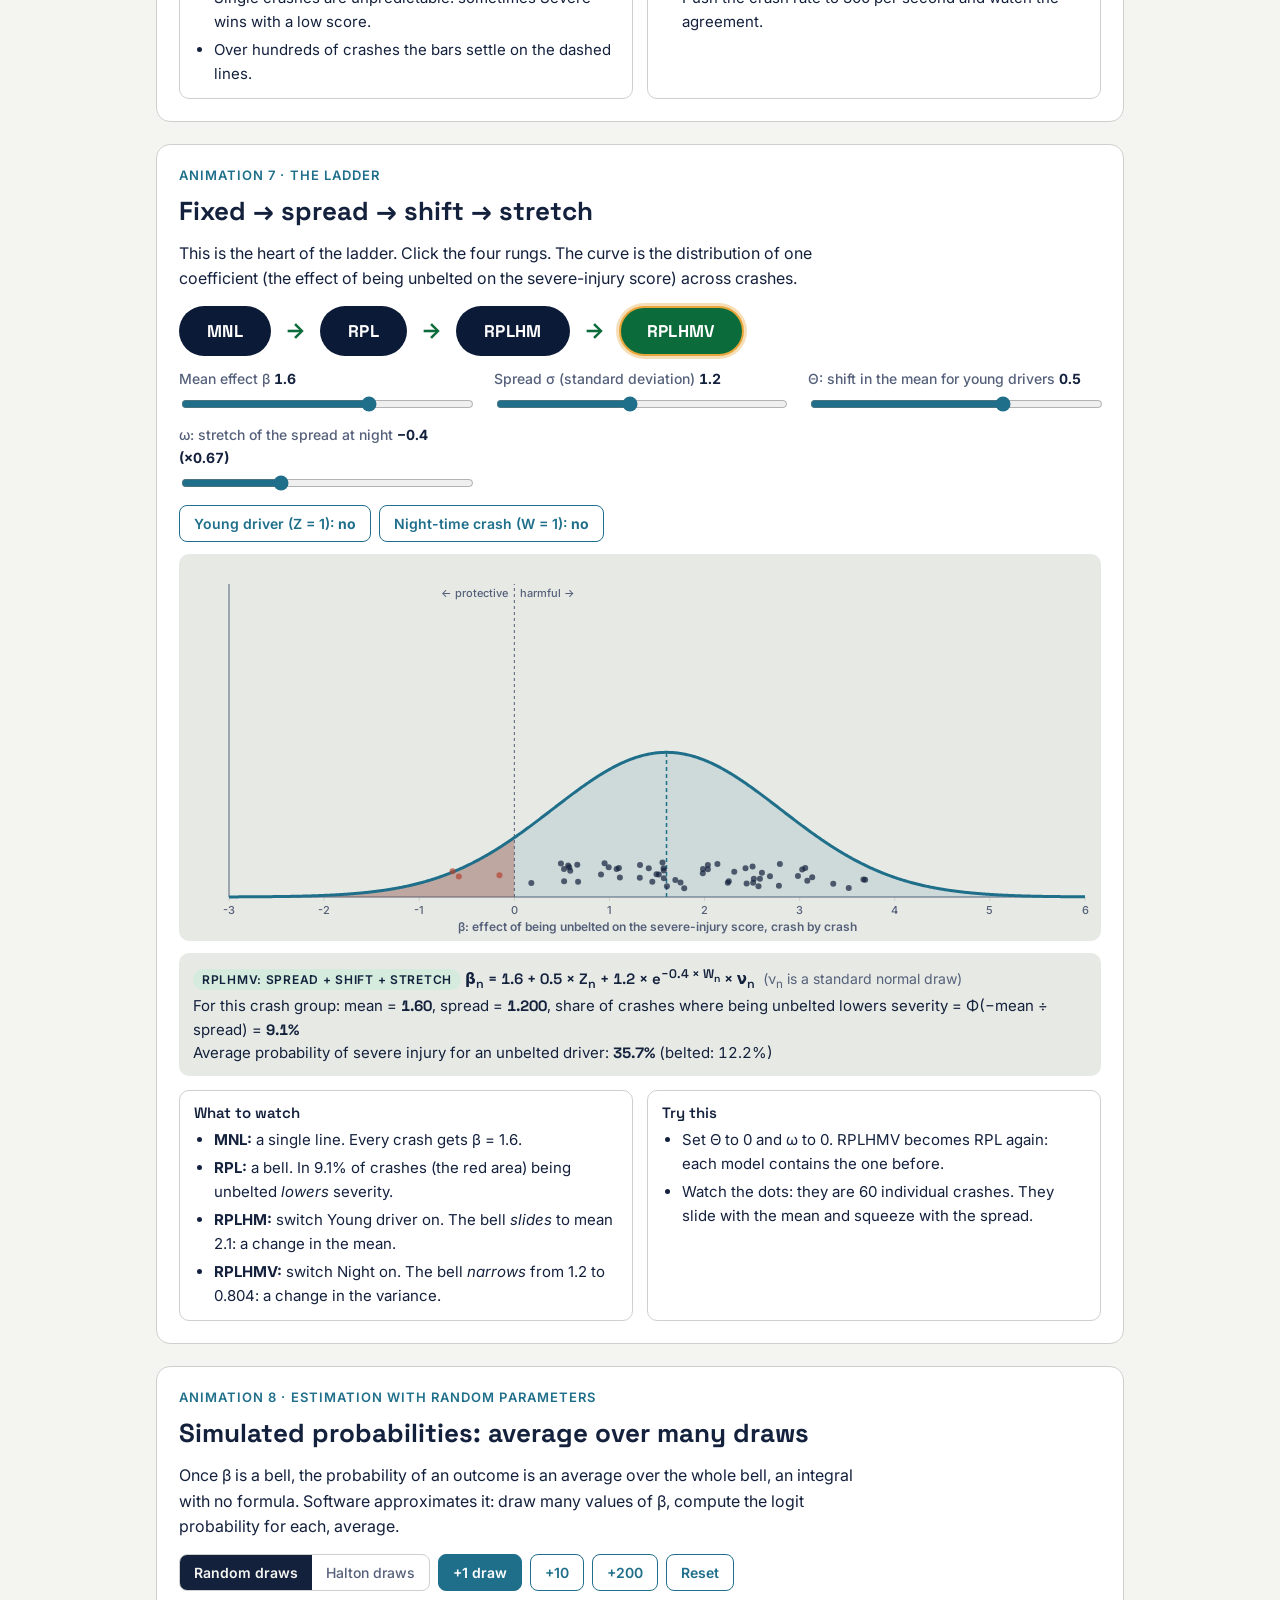
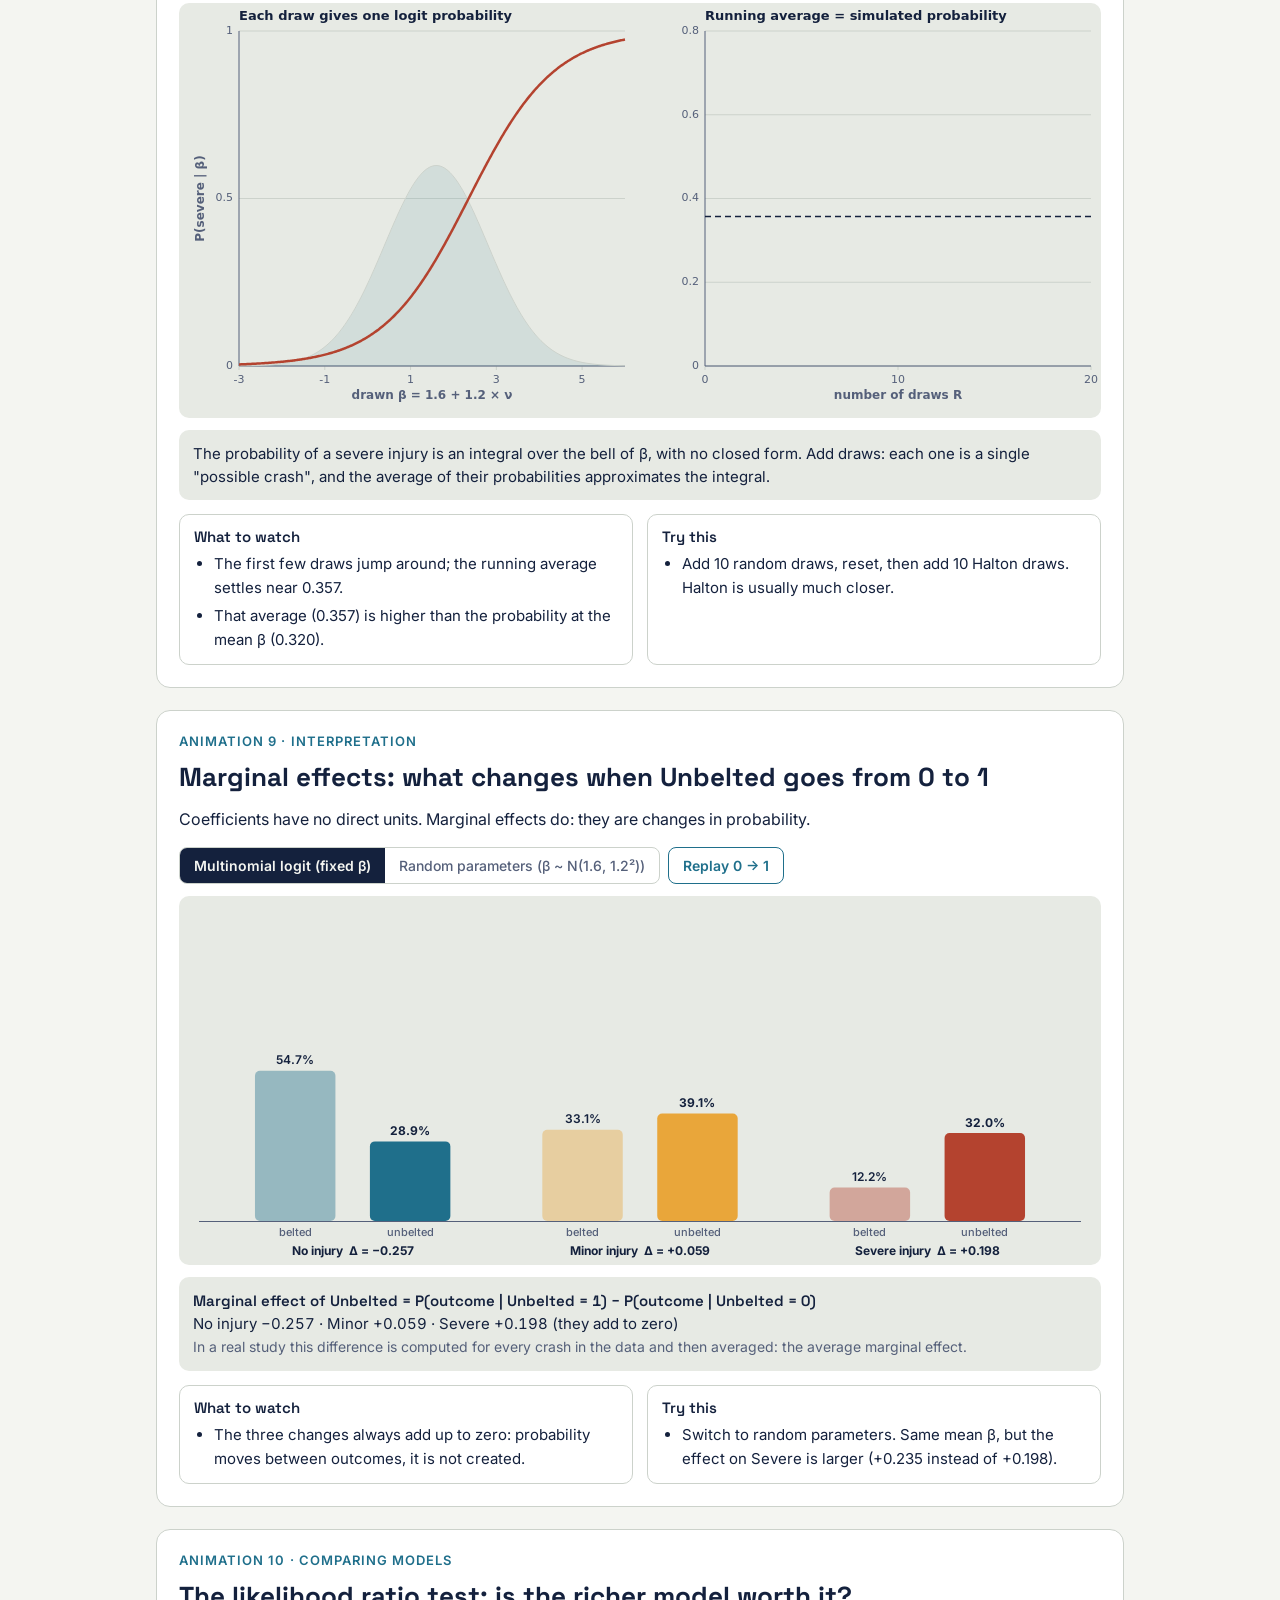
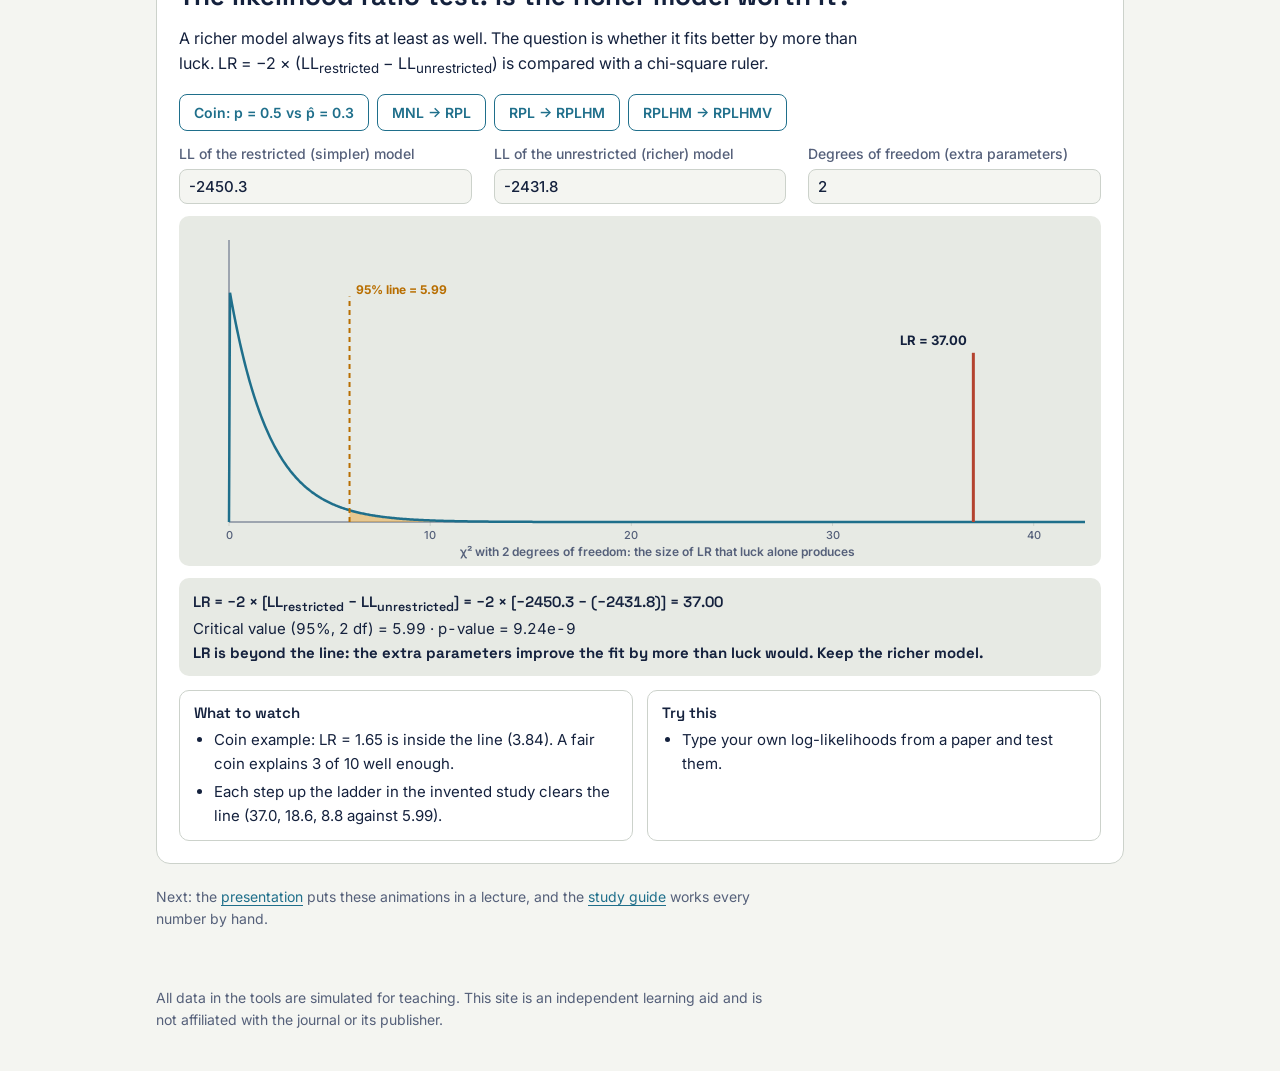
<file: docs/ladder-animations.html>
<!doctype html>
<html lang="en">
<head>
<meta charset="utf-8">
<meta name="viewport" content="width=device-width, initial-scale=1">
<title>Logit ladder animations · AMAR Methods Learning</title>
<meta name="description" content="Ten interactive animations, from the logit curve and likelihood to random parameters with heterogeneity in means and variances.">
<link rel="preconnect" href="https://fonts.googleapis.com"><link rel="preconnect" href="https://fonts.gstatic.com" crossorigin>
<link rel="stylesheet" href="https://fonts.googleapis.com/css2?family=Inter:wght@400;500;600&family=Space+Grotesk:wght@500;600;700&display=swap">
<link rel="stylesheet" href="css/site.css"><link rel="stylesheet" href="css/ladder.css">
</head>
<body>
<header class="band"><div class="in"><a class="brand" href="index.html"><i></i>AMAR Methods Learning</a><nav aria-label="Pages"><a href="index.html">Home</a><a href="learn.html">Learn</a><a href="basics.html">Basics</a><a href="models.html">Models</a><a href="ladder.html" aria-current="page">Logit ladder</a><a href="study.html">Case study</a><a href="research.html">Research</a><a href="practice.html">Practice</a><a href="memory.html">Remember</a><a href="viewer.html?doc=materials/AMAR_Methods_Study_Guide.pdf&mode=guide">Study guide</a></nav></div></header>
<main class="wrap">
<div><p class="eyebrow">The logit ladder · animations</p><h1>Watch the ideas move</h1></div>
<p class="lede">Ten animations, in the order you need them. Each has a <b>what to watch</b> box and a <b>try this</b> box. Every number on screen is computed live from the formulas, using one invented crash example throughout.</p>
<nav class="jump" aria-label="Logit ladder"><a href="ladder.html">Overview</a><a href="ladder-slides.html">Presentation</a><a href="ladder-animations.html" style="border-color:var(--accent)">Animations</a><a href="ladder-guide.html">Study guide</a></nav>
<div class="key"><b>The running example.</b> A driver is in a crash. The outcome is <b>No injury</b>, <b>Minor injury</b> or <b>Severe injury</b>. One variable, <b>Unbelted</b> (1 if the driver wore no seat belt, 0 otherwise), changes the scores: Minor = −0.5 + 0.8 × Unbelted; Severe = −1.5 + 1.6 × Unbelted; No injury is the base with score 0. All numbers are invented for teaching.</div>
<nav class="jump" aria-label="Animations"><a href="#a1">1 Logit curve</a><a href="#a2">2 Likelihood</a><a href="#a3">3 Why logs</a><a href="#a4">4 The climb</a><a href="#a5">5 MNL shares</a><a href="#a6">6 Gumbel</a><a href="#a7">7 The ladder</a><a href="#a8">8 Simulation</a><a href="#a9">9 Marginal effects</a><a href="#a10">10 LR test</a></nav>

<section class="concept" id="a1"><p class="eyebrow">Animation 1 · Foundations</p><h2>The logit curve turns any score into a probability</h2>
<p>A score z can be any number, from minus to plus infinity. The logit function squeezes it into the range 0 to 1: P = 1 ÷ (1 + e<sup>−z</sup>).</p>
<div data-w="logit"></div>
<div class="watch"><div><h4>What to watch</h4><ul><li>At z = 0 the probability is exactly 0.5.</li><li>The curve is steepest in the middle and flat at both ends: the same change in x matters most when the outcome is uncertain.</li></ul></div><div><h4>Try this</h4><ul><li>Set β₁ to 0. The curve goes flat: x has no effect.</li><li>Make β₁ negative. The S flips: larger x now lowers the probability.</li><li>Change β₀ only. The whole S slides sideways without changing shape.</li></ul></div></div>
</section>

<section class="concept" id="a2"><p class="eyebrow">Animation 2 · Foundations</p><h2>Likelihood: how well does a guess explain the data?</h2>
<p>We saw 10 crashes and 3 were severe. For any guess p of the chance of a severe crash, the <b>likelihood</b> is the probability that guess gives to exactly what we saw. The <b>log-likelihood</b> is its natural log.</p>
<div data-w="likelihood"></div>
<div class="watch"><div><h4>What to watch</h4><ul><li>Both curves peak at the same p: 3 ÷ 10 = 0.3.</li><li>The likelihood values are tiny (0.0022 at the peak); the log-likelihood values are ordinary negative numbers (−6.109).</li></ul></div><div><h4>Try this</h4><ul><li>Raise n to 40 with k = 12. The peak stays at 0.3 but gets sharper: more data, more certainty.</li><li>Compare p = 0.5 (LL = −6.931) with p = 0.3 (LL = −6.109). Higher (less negative) is better.</li></ul></div></div>
</section>

<section class="concept" id="a3"><p class="eyebrow">Animation 3 · Foundations</p><h2>Why we take logs</h2>
<p>The likelihood of a whole data set is a product: one probability per crash, multiplied together. Products of numbers below 1 shrink towards zero fast. Logs turn the product into a sum.</p>
<div data-w="logs"></div>
<div class="watch"><div><h4>What to watch</h4><ul><li>The product is practically zero after about 15 crashes.</li><li>The sum of logs goes down steadily and stays readable.</li></ul></div><div><h4>Try this</h4><ul><li>Pause at any point and check that ln(product) equals the sum shown.</li></ul></div></div>
</section>

<section class="concept" id="a4"><p class="eyebrow">Animation 4 · Estimation</p><h2>Maximum likelihood: the estimator climbs a hill</h2>
<p>Software does not try every possible value. It starts somewhere and walks uphill on the log-likelihood surface until the ground is flat. The top of the hill is the estimate.</p>
<div data-w="climb"></div>
<div class="watch"><div><h4>What to watch</h4><ul><li>Big steps where the hill is steep, tiny steps near the top.</li><li>On the right, the amber curve bends towards the data as the climb goes on.</li></ul></div><div><h4>Try this</h4><ul><li>Press <i>New data</i> a few times. The top moves a little each time: that wobble is what a standard error measures.</li><li>A narrow, sharp hill means a precise estimate; a wide, flat hill means an uncertain one.</li></ul></div></div>
</section>

<section class="concept" id="a5"><p class="eyebrow">Animation 5 · Multinomial logit</p><h2>Score → weight → share</h2>
<p>With three outcomes, each gets a score V. The multinomial logit turns scores into weights (e<sup>V</sup>) and weights into shares (weight ÷ total).</p>
<div data-w="softmax"></div>
<div class="watch"><div><h4>What to watch</h4><ul><li>Belted driver: 54.7% no injury, 33.1% minor, 12.2% severe.</li><li>Unbelted driver: 28.9%, 39.1%, 32.0%. Severe more than doubles.</li></ul></div><div><h4>Try this</h4><ul><li>Add 1 to both scores. Watch No injury lose, even though its own score did not change: only differences between scores matter.</li><li>Switch on the split. Severe's two copies together get more than Severe alone did: the independence of irrelevant alternatives (IIA) problem.</li></ul></div></div>
</section>

<section class="concept" id="a6"><p class="eyebrow">Animation 6 · Multinomial logit</p><h2>Where the formula comes from</h2>
<p>Each outcome's total is its score plus a random error the analyst cannot see. The outcome with the largest total happens. If the errors are independent and follow the Gumbel (extreme value type I) distribution, the shares are exactly the multinomial logit formula.</p>
<div data-w="gumbel"></div>
<div class="watch"><div><h4>What to watch</h4><ul><li>Single crashes are unpredictable: sometimes Severe wins with a low score.</li><li>Over hundreds of crashes the bars settle on the dashed lines.</li></ul></div><div><h4>Try this</h4><ul><li>Push the crash rate to 300 per second and watch the agreement.</li></ul></div></div>
</section>

<section class="concept" id="a7"><p class="eyebrow">Animation 7 · The ladder</p><h2>Fixed → spread → shift → stretch</h2>
<p>This is the heart of the ladder. Click the four rungs. The curve is the distribution of one coefficient (the effect of being unbelted on the severe-injury score) across crashes.</p>
<div data-w="dist" data-level="all"></div>
<div class="watch"><div><h4>What to watch</h4><ul><li><b>MNL:</b> a single line. Every crash gets β = 1.6.</li><li><b>RPL:</b> a bell. In 9.1% of crashes (the red area) being unbelted <i>lowers</i> severity.</li><li><b>RPLHM:</b> switch Young driver on. The bell <i>slides</i> to mean 2.1: a change in the mean.</li><li><b>RPLHMV:</b> switch Night on. The bell <i>narrows</i> from 1.2 to 0.804: a change in the variance.</li></ul></div><div><h4>Try this</h4><ul><li>Set Θ to 0 and ω to 0. RPLHMV becomes RPL again: each model contains the one before.</li><li>Watch the dots: they are 60 individual crashes. They slide with the mean and squeeze with the spread.</li></ul></div></div>
</section>

<section class="concept" id="a8"><p class="eyebrow">Animation 8 · Estimation with random parameters</p><h2>Simulated probabilities: average over many draws</h2>
<p>Once β is a bell, the probability of an outcome is an average over the whole bell, an integral with no formula. Software approximates it: draw many values of β, compute the logit probability for each, average.</p>
<div data-w="sim"></div>
<div class="watch"><div><h4>What to watch</h4><ul><li>The first few draws jump around; the running average settles near 0.357.</li><li>That average (0.357) is higher than the probability at the mean β (0.320).</li></ul></div><div><h4>Try this</h4><ul><li>Add 10 random draws, reset, then add 10 Halton draws. Halton is usually much closer.</li></ul></div></div>
</section>

<section class="concept" id="a9"><p class="eyebrow">Animation 9 · Interpretation</p><h2>Marginal effects: what changes when Unbelted goes from 0 to 1</h2>
<p>Coefficients have no direct units. Marginal effects do: they are changes in probability.</p>
<div data-w="me"></div>
<div class="watch"><div><h4>What to watch</h4><ul><li>The three changes always add up to zero: probability moves between outcomes, it is not created.</li></ul></div><div><h4>Try this</h4><ul><li>Switch to random parameters. Same mean β, but the effect on Severe is larger (+0.235 instead of +0.198).</li></ul></div></div>
</section>

<section class="concept" id="a10"><p class="eyebrow">Animation 10 · Comparing models</p><h2>The likelihood ratio test: is the richer model worth it?</h2>
<p>A richer model always fits at least as well. The question is whether it fits better by more than luck. LR = −2 × (LL<sub>restricted</sub> − LL<sub>unrestricted</sub>) is compared with a chi-square ruler.</p>
<div data-w="lr"></div>
<div class="watch"><div><h4>What to watch</h4><ul><li>Coin example: LR = 1.65 is inside the line (3.84). A fair coin explains 3 of 10 well enough.</li><li>Each step up the ladder in the invented study clears the line (37.0, 18.6, 8.8 against 5.99).</li></ul></div><div><h4>Try this</h4><ul><li>Type your own log-likelihoods from a paper and test them.</li></ul></div></div>
</section>
<p class="note">Next: the <a href="ladder-slides.html">presentation</a> puts these animations in a lecture, and the <a href="ladder-guide.html">study guide</a> works every number by hand.</p>
</main>
<footer class="site"><p>All data in the tools are simulated for teaching. This site is an independent learning aid and is not affiliated with the journal or its publisher.</p></footer>
<script src="js/common.js"></script><script src="js/ladder-core.js"></script>
<script>LW.mountAll(document);</script>
</body>
</html>
</file>
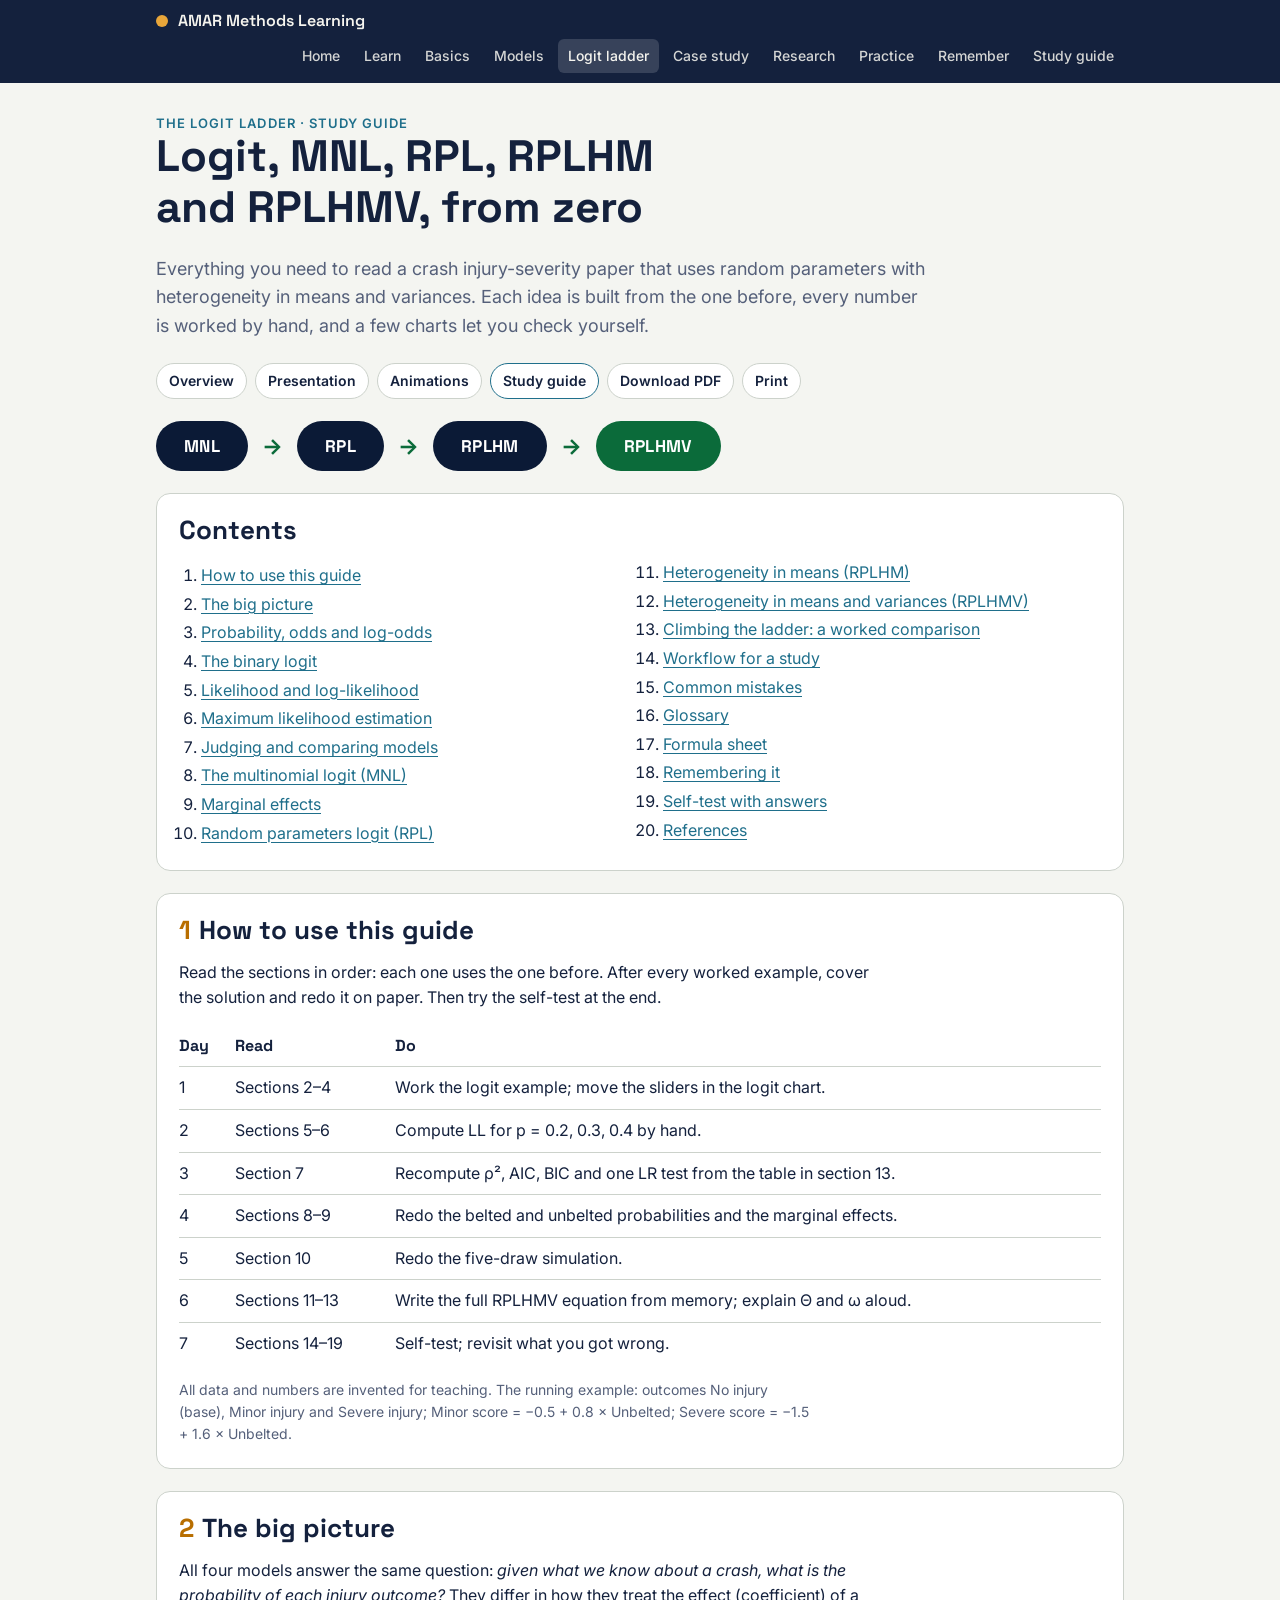
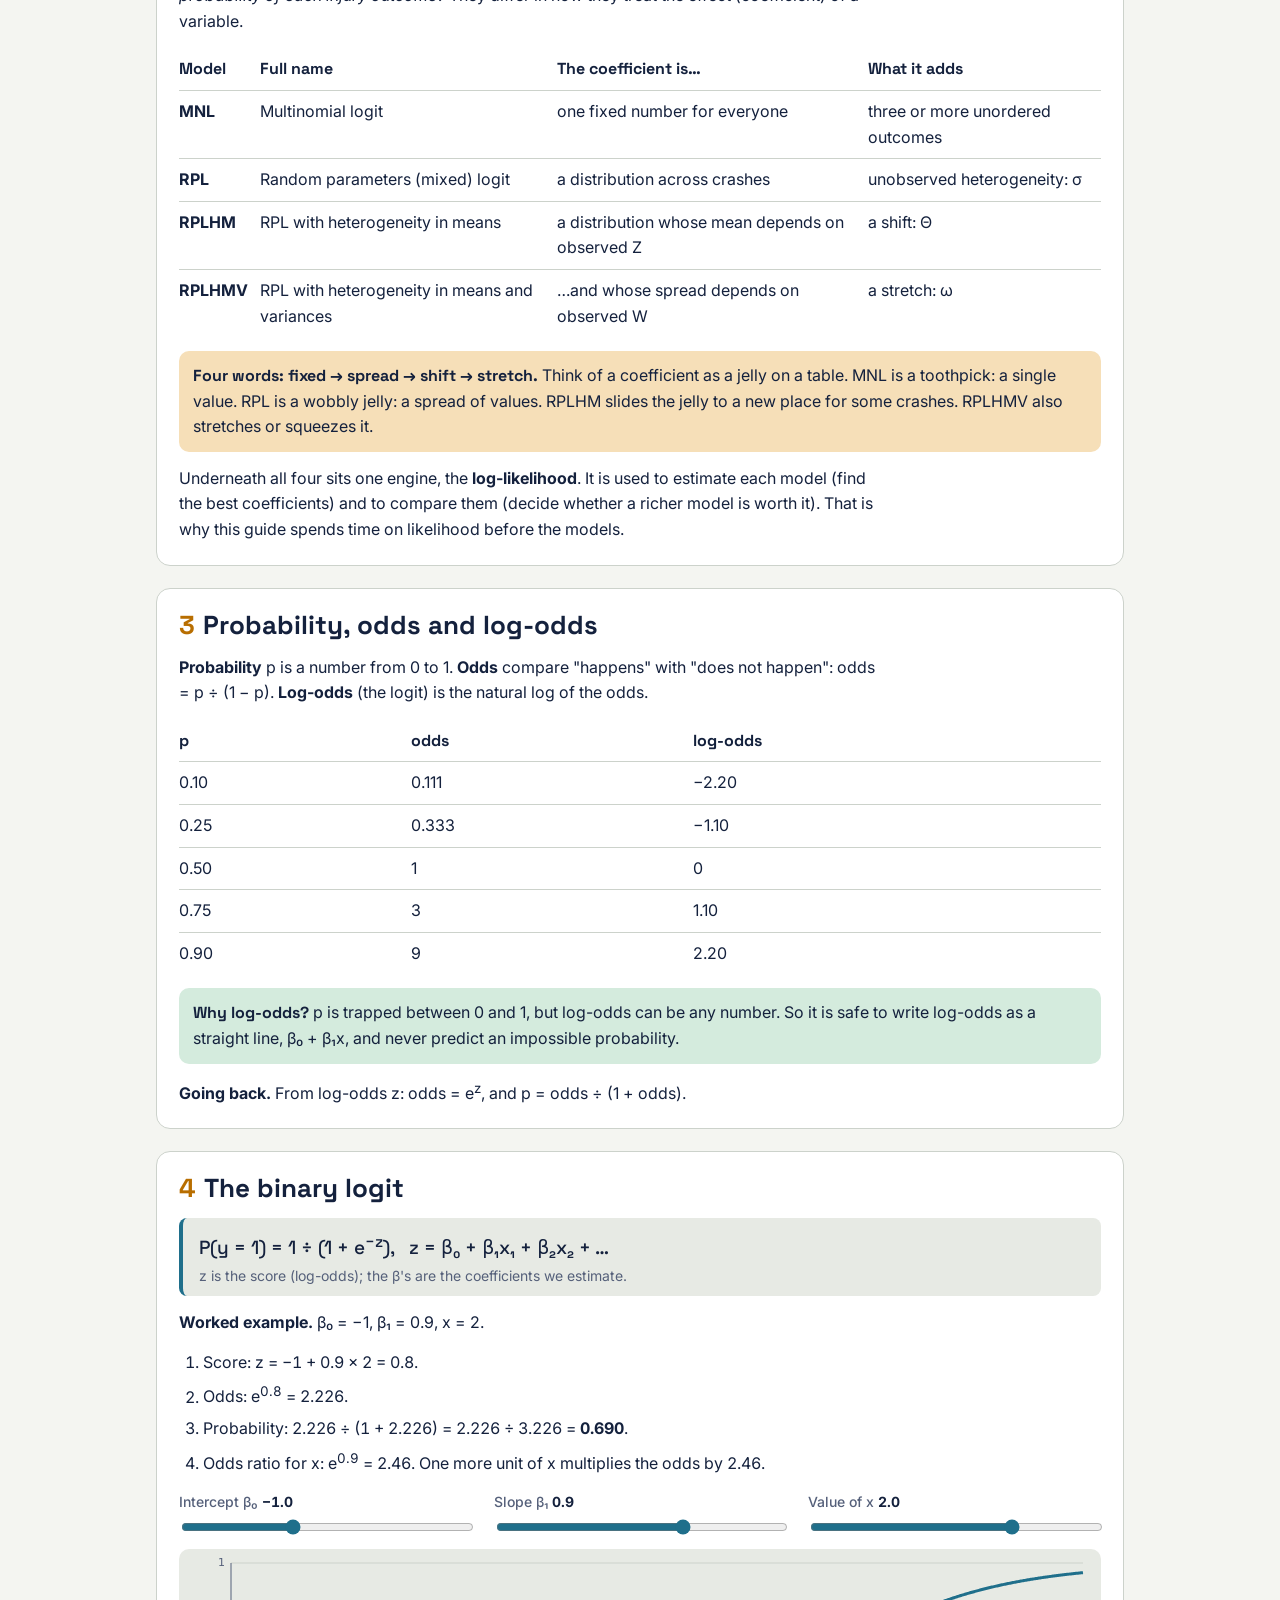
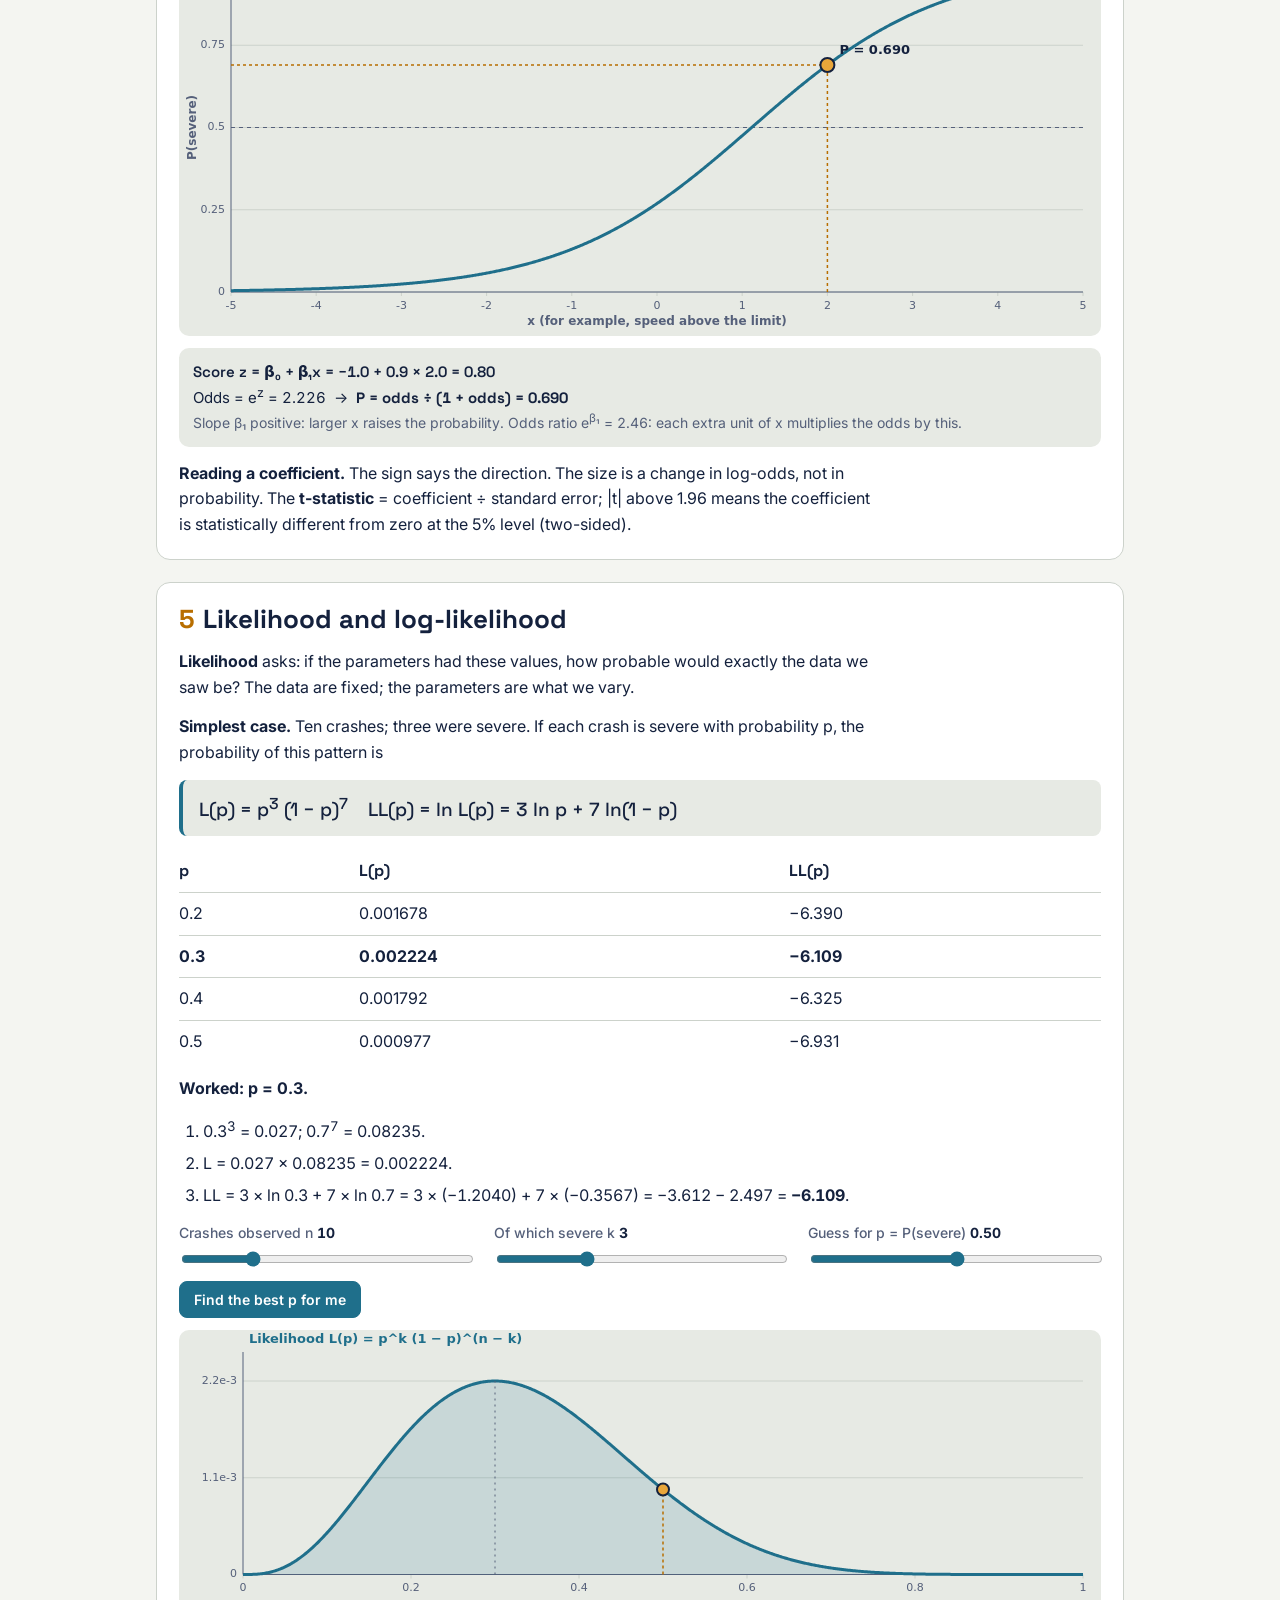
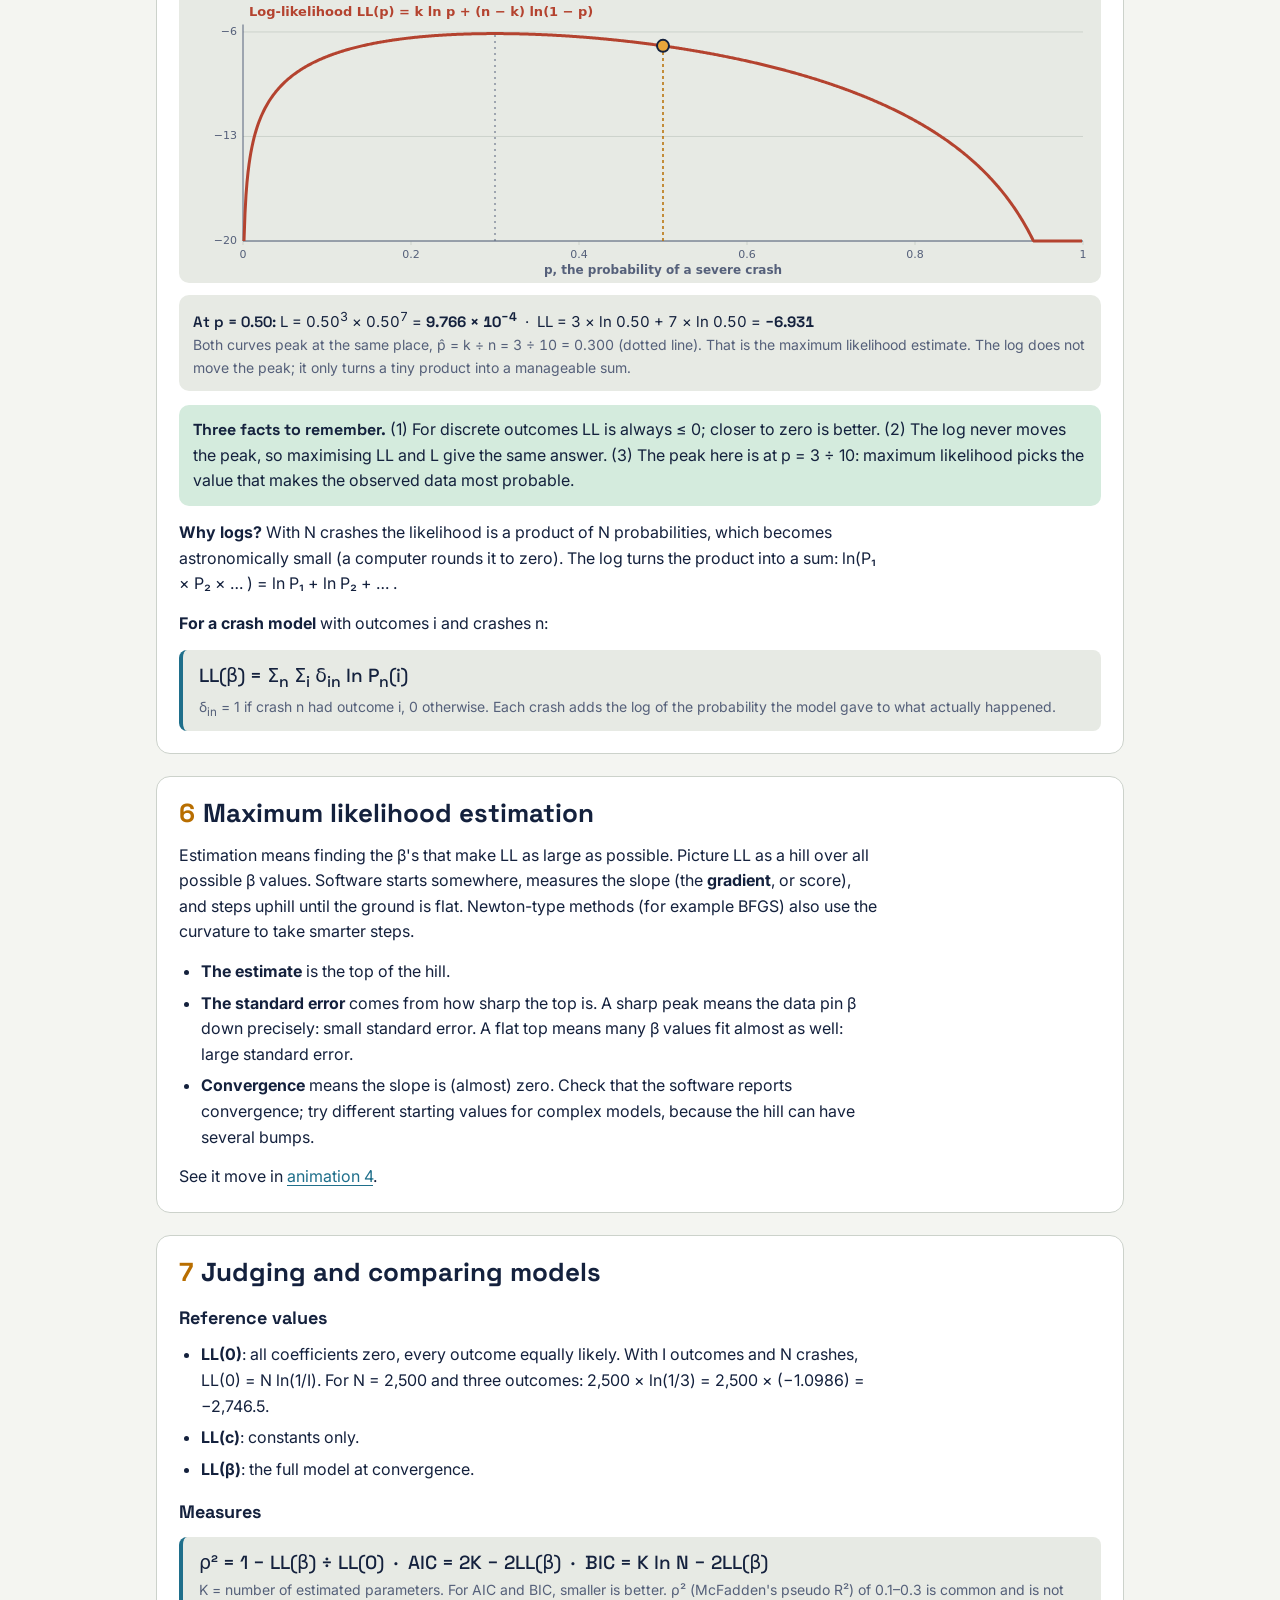
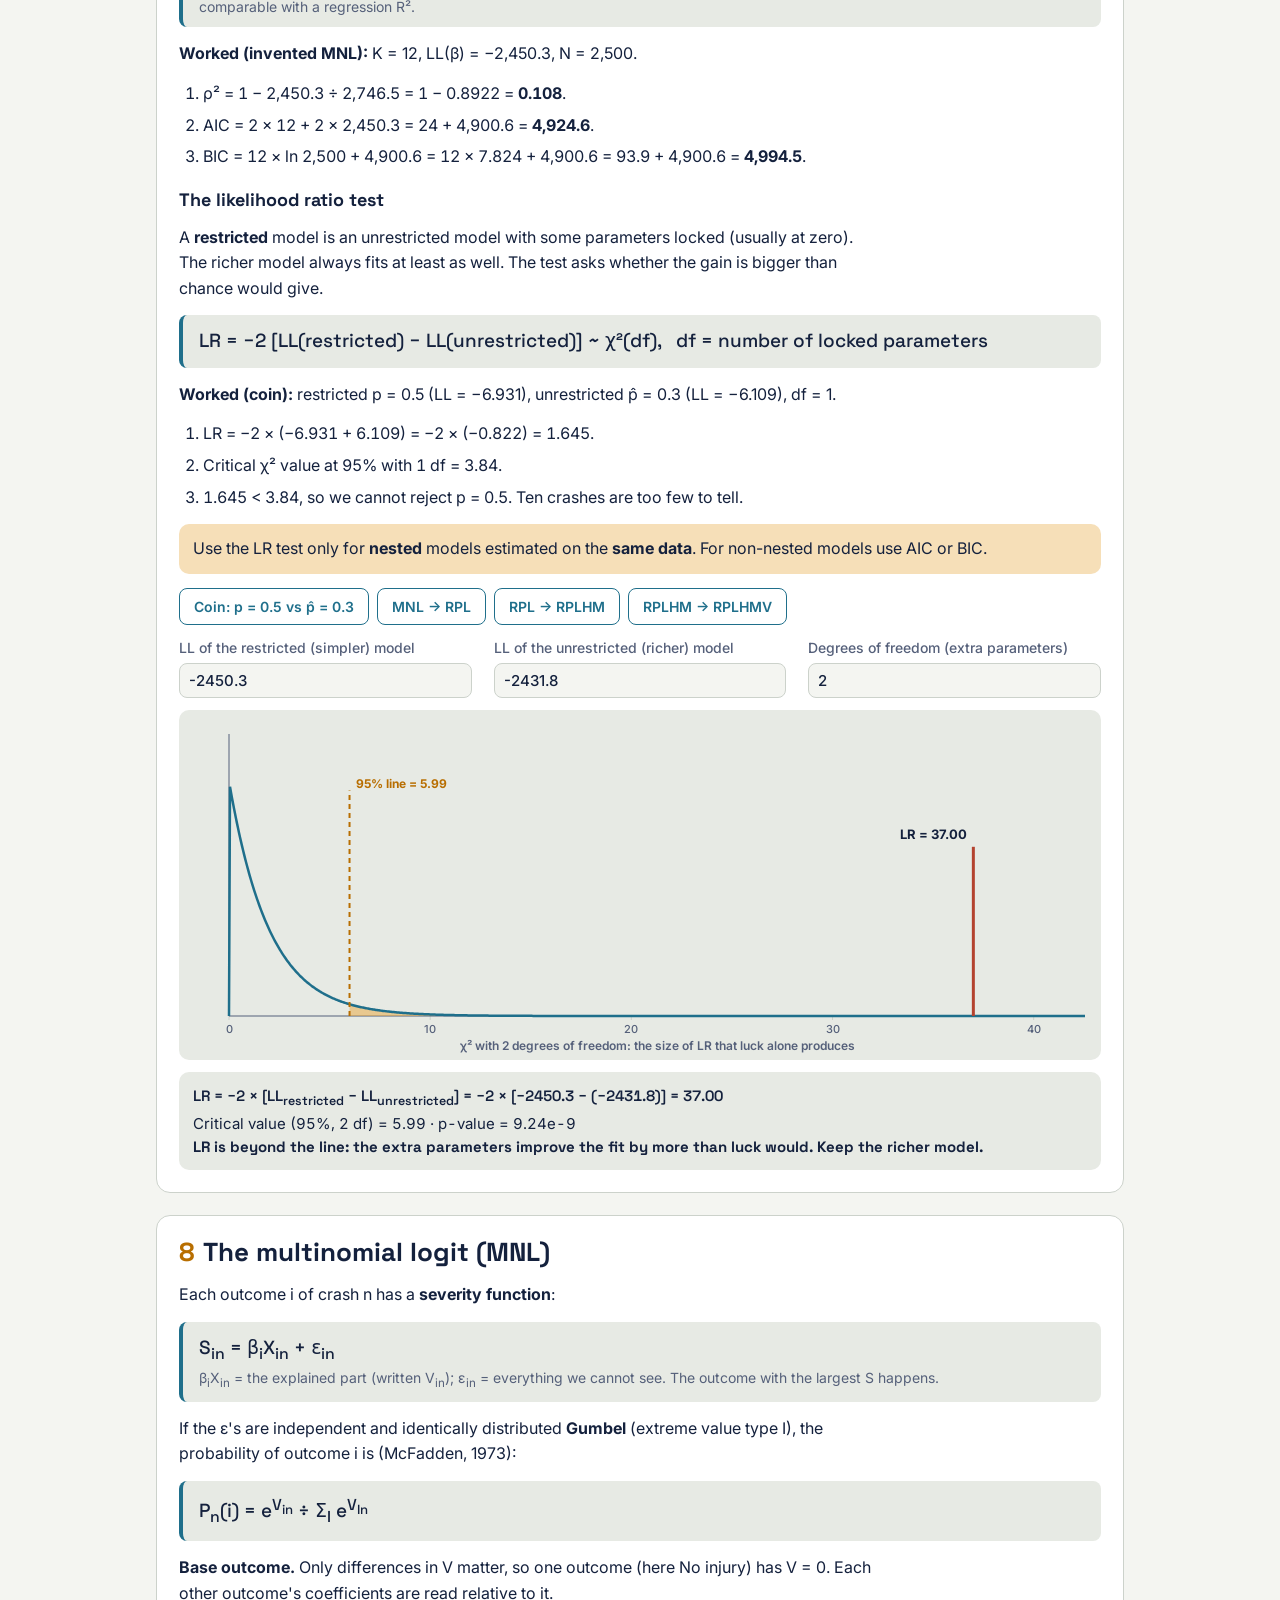
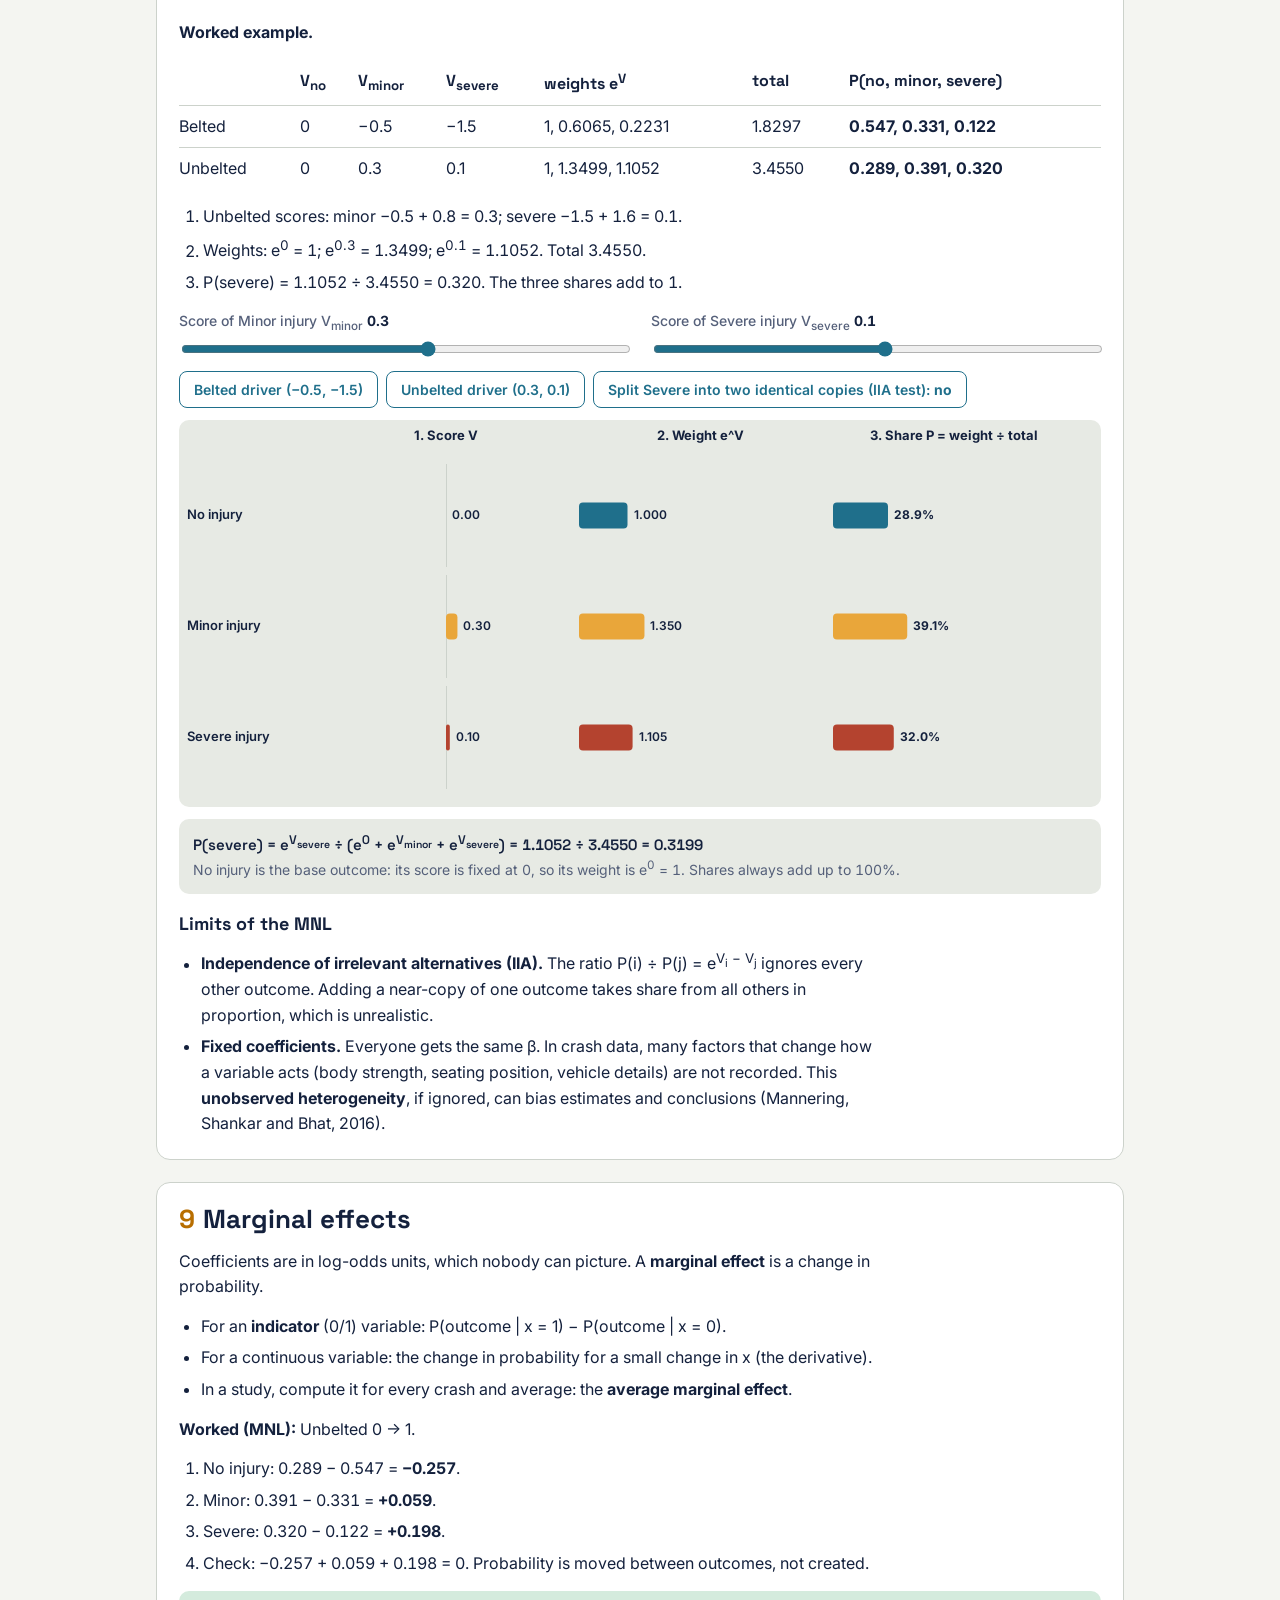
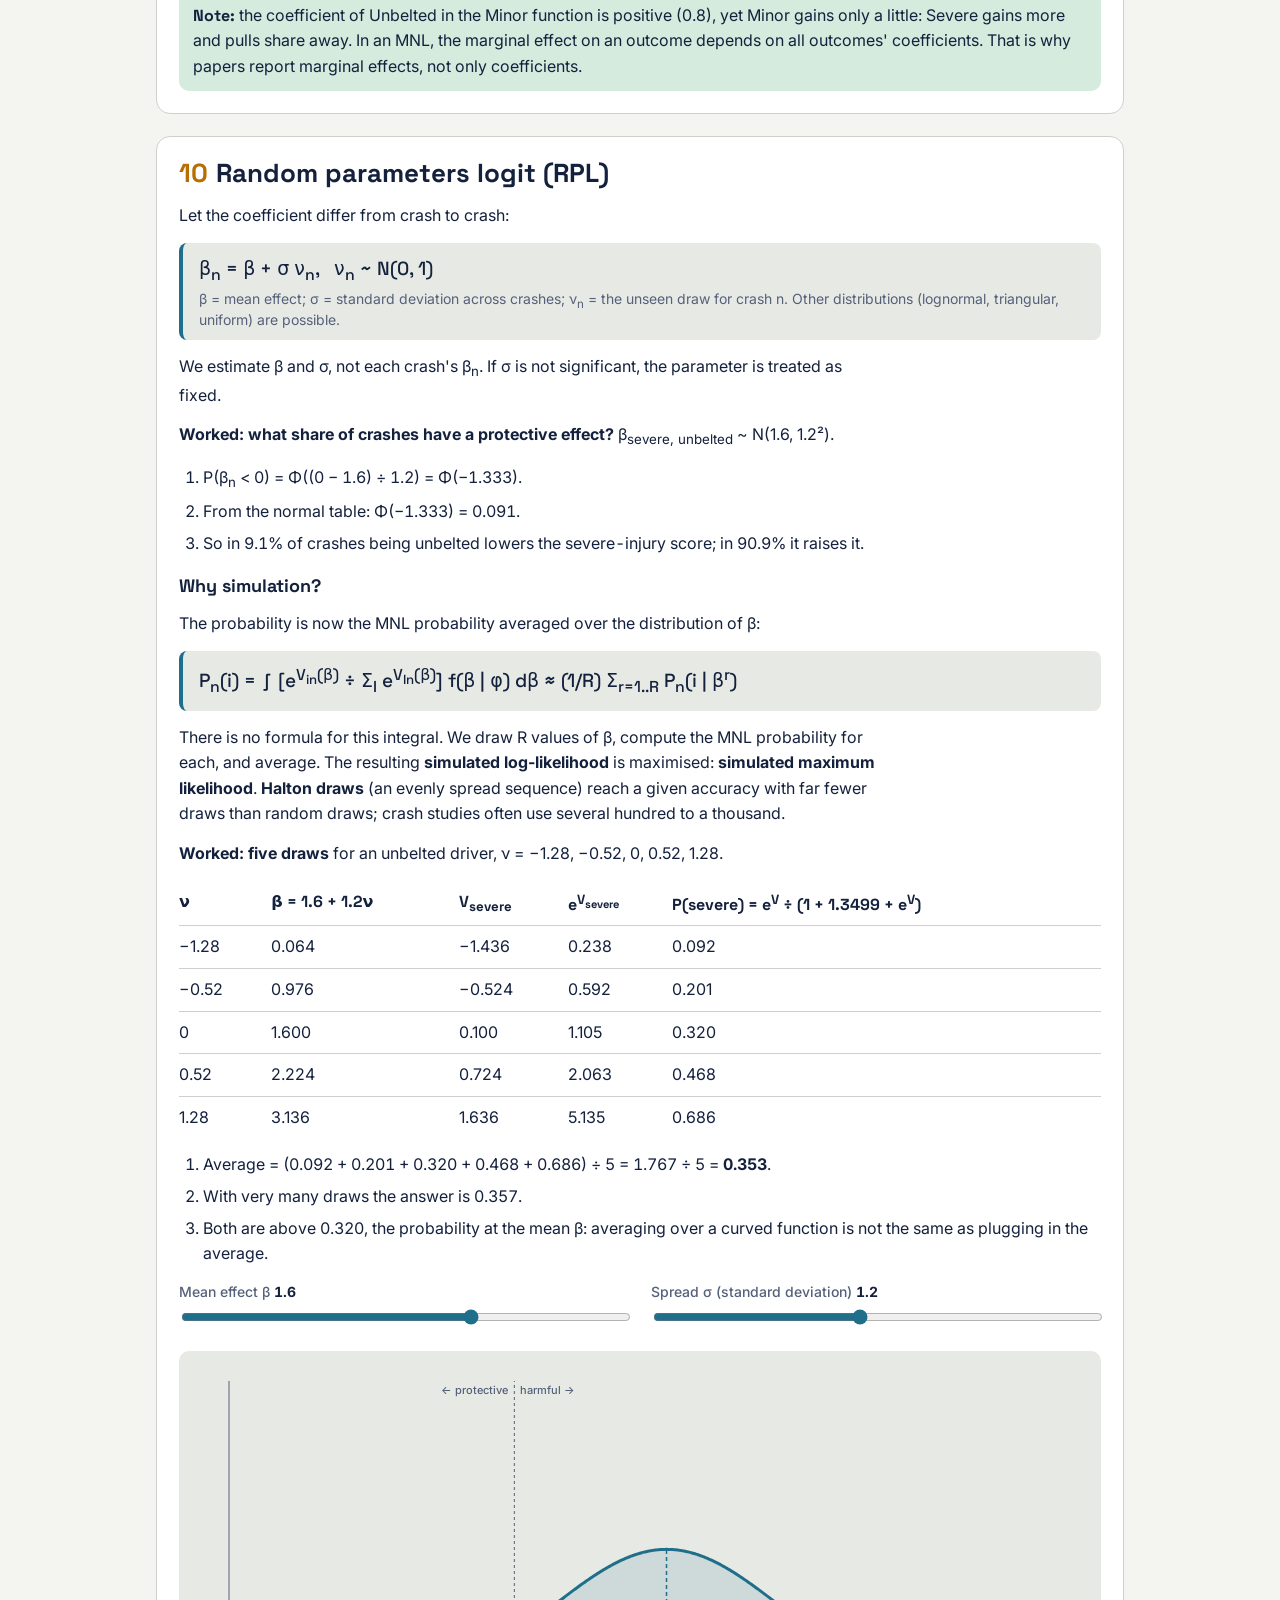
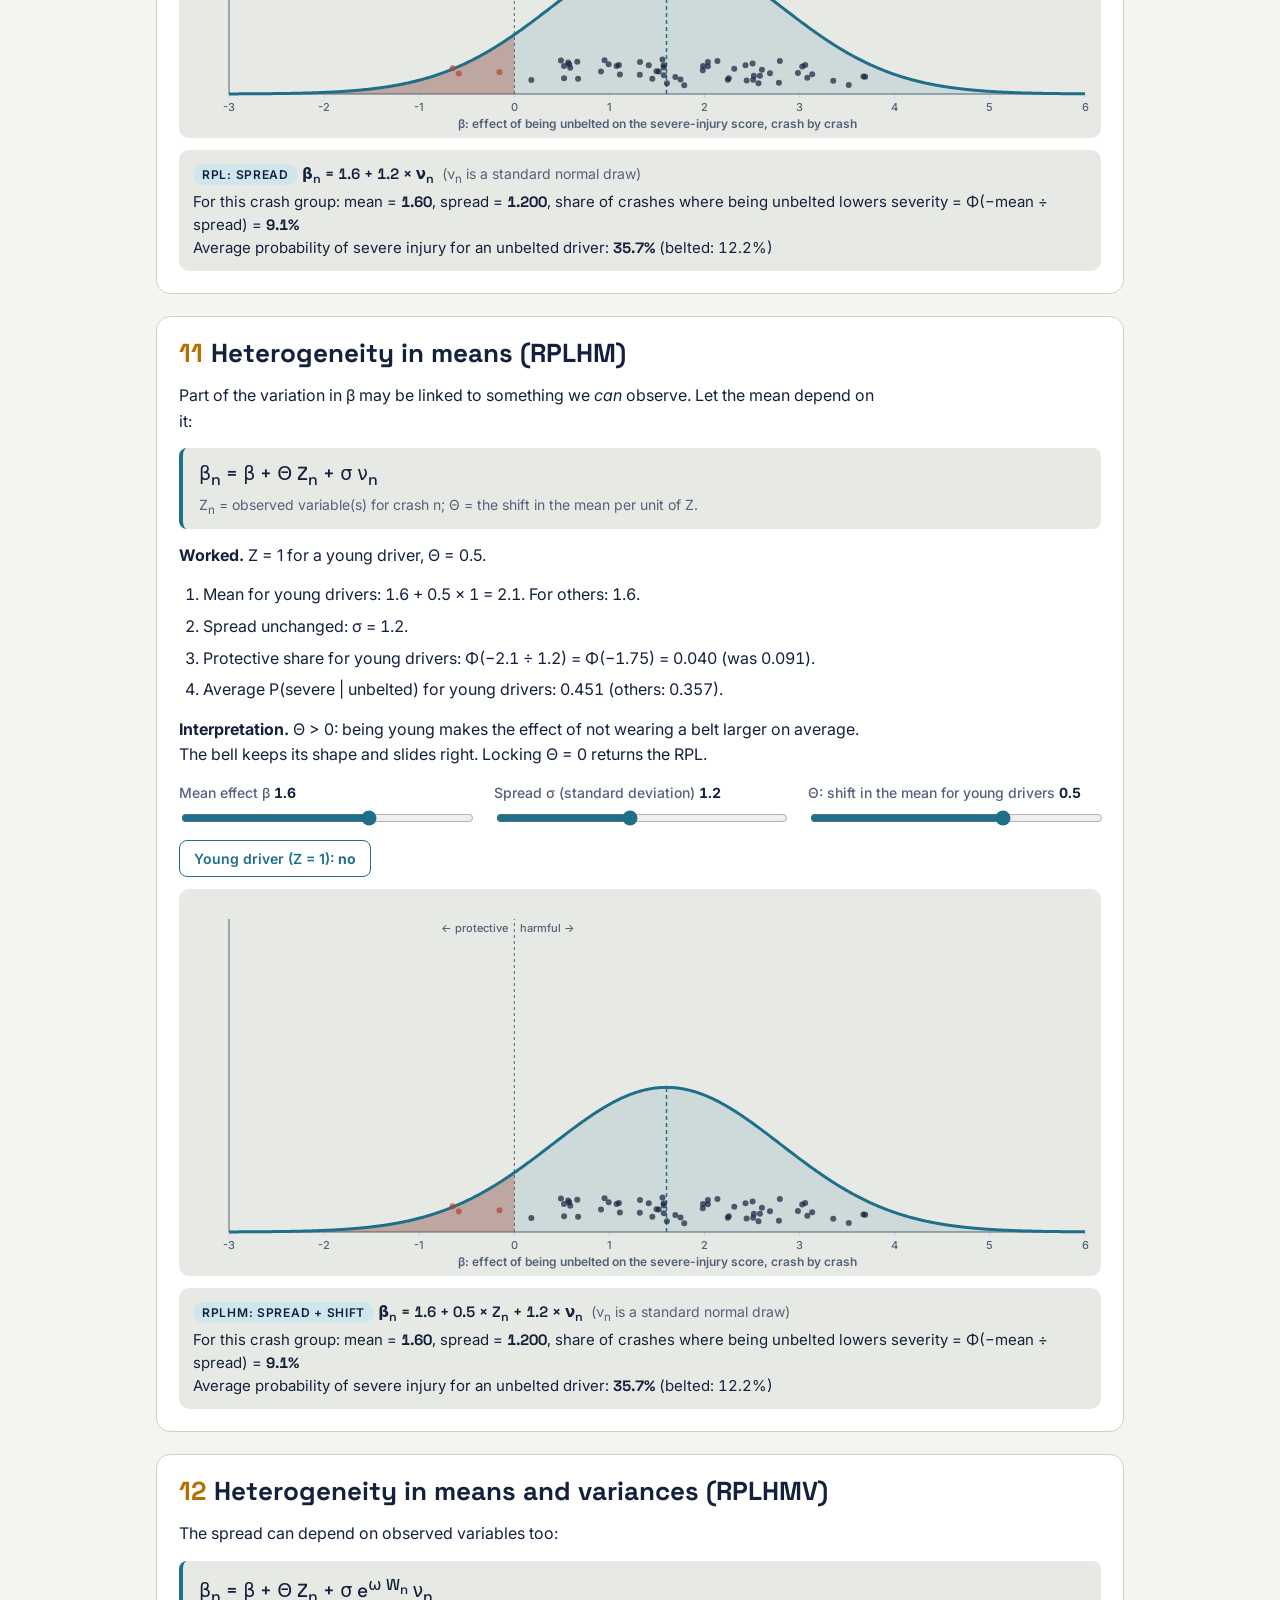
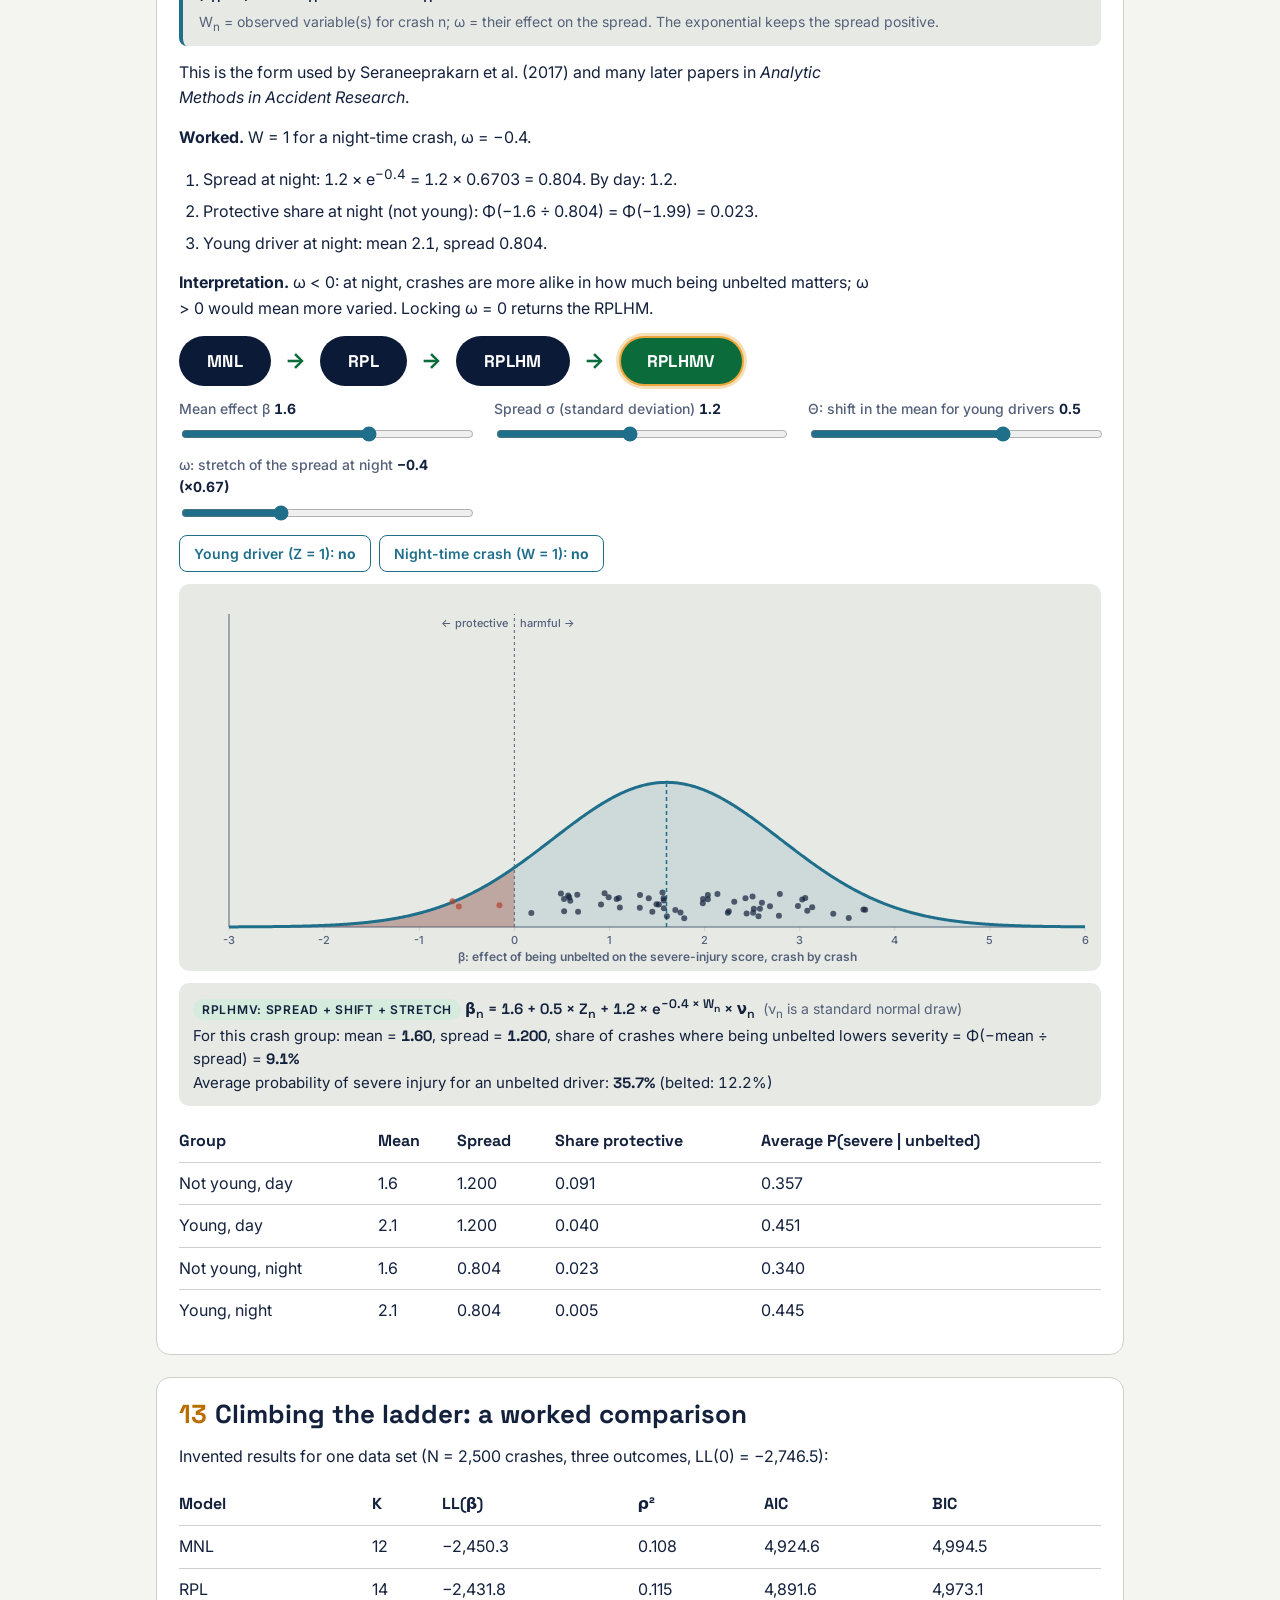
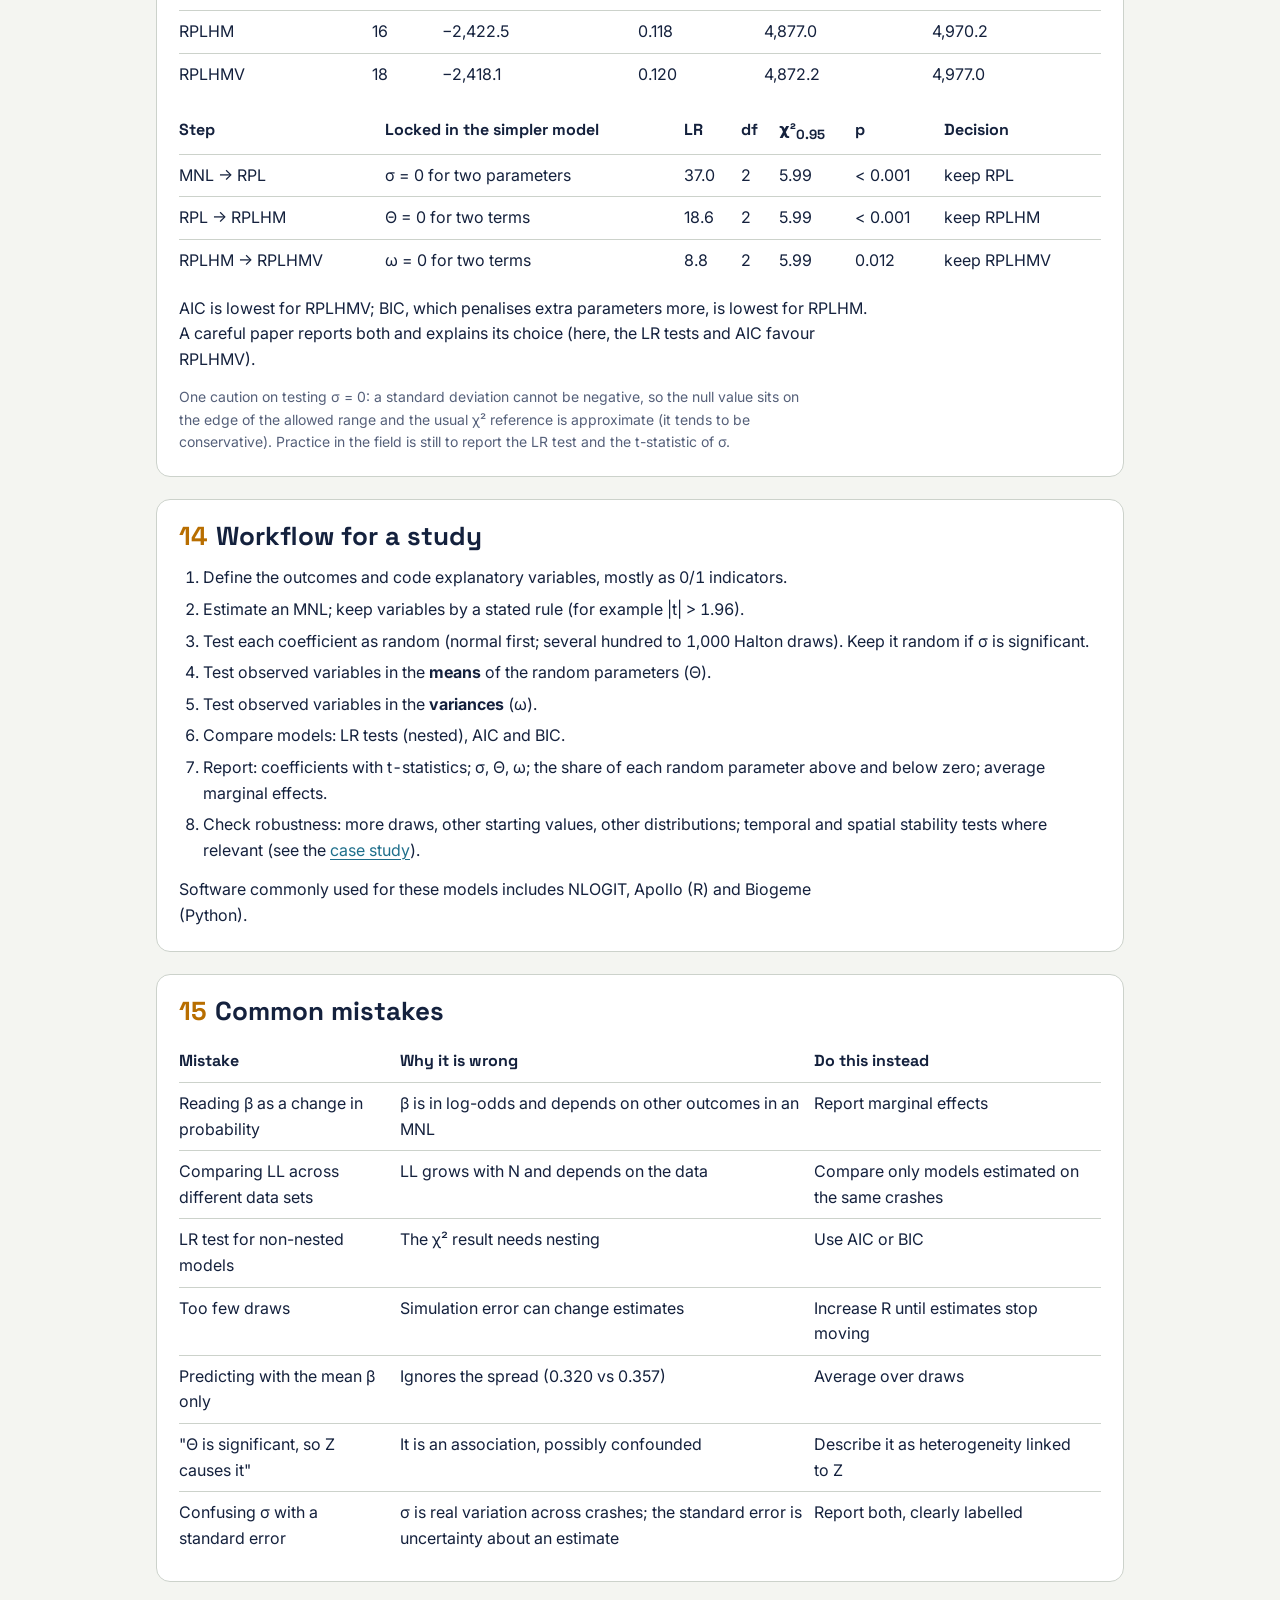
<file: docs/ladder-guide.html>
<!doctype html>
<html lang="en">
<head>
<meta charset="utf-8">
<meta name="viewport" content="width=device-width, initial-scale=1">
<title>Study guide: logit, MNL, RPL, RPLHM and RPLHMV · AMAR Methods Learning</title>
<meta name="description" content="A beginner-friendly study guide: probability, likelihood, log-likelihood, the logit and multinomial logit, random parameters and heterogeneity in means and variances, with every number worked by hand.">
<link rel="preconnect" href="https://fonts.googleapis.com"><link rel="preconnect" href="https://fonts.gstatic.com" crossorigin>
<link rel="stylesheet" href="https://fonts.googleapis.com/css2?family=Inter:wght@400;500;600&family=Space+Grotesk:wght@500;600;700&display=swap">
<link rel="stylesheet" href="css/site.css"><link rel="stylesheet" href="css/ladder.css">
</head>
<body>
<header class="band"><div class="in"><a class="brand" href="index.html"><i></i>AMAR Methods Learning</a><nav aria-label="Pages"><a href="index.html">Home</a><a href="learn.html">Learn</a><a href="basics.html">Basics</a><a href="models.html">Models</a><a href="ladder.html" aria-current="page">Logit ladder</a><a href="study.html">Case study</a><a href="research.html">Research</a><a href="practice.html">Practice</a><a href="memory.html">Remember</a><a href="viewer.html?doc=materials/AMAR_Methods_Study_Guide.pdf&mode=guide">Study guide</a></nav></div></header>
<main class="wrap guide">
<div><p class="eyebrow">The logit ladder · study guide</p><h1>Logit, MNL, RPL, RPLHM and RPLHMV, from zero</h1></div>
<p class="lede">Everything you need to read a crash injury-severity paper that uses random parameters with heterogeneity in means and variances. Each idea is built from the one before, every number is worked by hand, and a few charts let you check yourself.</p>
<nav class="jump noprint" aria-label="Logit ladder"><a href="ladder.html">Overview</a><a href="ladder-slides.html">Presentation</a><a href="ladder-animations.html">Animations</a><a href="ladder-guide.html" style="border-color:var(--accent)">Study guide</a><a href="materials/Logit_Ladder_Study_Guide.pdf">Download PDF</a><a href="#" onclick="window.print();return false">Print</a></nav>
<div class="ladder"><span class="rung">MNL</span><span class="arr">→</span><span class="rung">RPL</span><span class="arr">→</span><span class="rung">RPLHM</span><span class="arr">→</span><span class="rung last">RPLHMV</span></div>

<section class="concept" id="contents"><h2>Contents</h2>
<ol class="toc"><li><a href="#use">How to use this guide</a></li><li><a href="#big">The big picture</a></li><li><a href="#prob">Probability, odds and log-odds</a></li><li><a href="#logit">The binary logit</a></li><li><a href="#lik">Likelihood and log-likelihood</a></li><li><a href="#mle">Maximum likelihood estimation</a></li><li><a href="#fit">Judging and comparing models</a></li><li><a href="#mnl">The multinomial logit (MNL)</a></li><li><a href="#me">Marginal effects</a></li><li><a href="#rpl">Random parameters logit (RPL)</a></li><li><a href="#hm">Heterogeneity in means (RPLHM)</a></li><li><a href="#hmv">Heterogeneity in means and variances (RPLHMV)</a></li><li><a href="#ladder">Climbing the ladder: a worked comparison</a></li><li><a href="#workflow">Workflow for a study</a></li><li><a href="#mistakes">Common mistakes</a></li><li><a href="#gloss">Glossary</a></li><li><a href="#sheet">Formula sheet</a></li><li><a href="#memory">Remembering it</a></li><li><a href="#quiz">Self-test with answers</a></li><li><a href="#refs">References</a></li></ol>
</section>

<section class="concept" id="use"><h2><span class="n">1</span>How to use this guide</h2>
<p>Read the sections in order: each one uses the one before. After every worked example, cover the solution and redo it on paper. Then try the self-test at the end.</p>
<table class="t"><tr><th>Day</th><th>Read</th><th>Do</th></tr>
<tr><td>1</td><td>Sections 2–4</td><td>Work the logit example; move the sliders in the logit chart.</td></tr>
<tr><td>2</td><td>Sections 5–6</td><td>Compute LL for p = 0.2, 0.3, 0.4 by hand.</td></tr>
<tr><td>3</td><td>Section 7</td><td>Recompute ρ², AIC, BIC and one LR test from the table in section 13.</td></tr>
<tr><td>4</td><td>Sections 8–9</td><td>Redo the belted and unbelted probabilities and the marginal effects.</td></tr>
<tr><td>5</td><td>Section 10</td><td>Redo the five-draw simulation.</td></tr>
<tr><td>6</td><td>Sections 11–13</td><td>Write the full RPLHMV equation from memory; explain Θ and ω aloud.</td></tr>
<tr><td>7</td><td>Sections 14–19</td><td>Self-test; revisit what you got wrong.</td></tr></table>
<p class="note">All data and numbers are invented for teaching. The running example: outcomes No injury (base), Minor injury and Severe injury; Minor score = −0.5 + 0.8 × Unbelted; Severe score = −1.5 + 1.6 × Unbelted.</p>
</section>

<section class="concept" id="big"><h2><span class="n">2</span>The big picture</h2>
<p>All four models answer the same question: <i>given what we know about a crash, what is the probability of each injury outcome?</i> They differ in how they treat the effect (coefficient) of a variable.</p>
<table class="t"><tr><th>Model</th><th>Full name</th><th>The coefficient is…</th><th>What it adds</th></tr>
<tr><td><b>MNL</b></td><td>Multinomial logit</td><td>one fixed number for everyone</td><td>three or more unordered outcomes</td></tr>
<tr><td><b>RPL</b></td><td>Random parameters (mixed) logit</td><td>a distribution across crashes</td><td>unobserved heterogeneity: σ</td></tr>
<tr><td><b>RPLHM</b></td><td>RPL with heterogeneity in means</td><td>a distribution whose mean depends on observed Z</td><td>a shift: Θ</td></tr>
<tr><td><b>RPLHMV</b></td><td>RPL with heterogeneity in means and variances</td><td>…and whose spread depends on observed W</td><td>a stretch: ω</td></tr></table>
<div class="hook"><b>Four words: fixed → spread → shift → stretch.</b> Think of a coefficient as a jelly on a table. MNL is a toothpick: a single value. RPL is a wobbly jelly: a spread of values. RPLHM slides the jelly to a new place for some crashes. RPLHMV also stretches or squeezes it.</div>
<p>Underneath all four sits one engine, the <b>log-likelihood</b>. It is used to estimate each model (find the best coefficients) and to compare them (decide whether a richer model is worth it). That is why this guide spends time on likelihood before the models.</p>
</section>

<section class="concept" id="prob"><h2><span class="n">3</span>Probability, odds and log-odds</h2>
<p><b>Probability</b> p is a number from 0 to 1. <b>Odds</b> compare "happens" with "does not happen": odds = p ÷ (1 − p). <b>Log-odds</b> (the logit) is the natural log of the odds.</p>
<table class="t"><tr><th>p</th><th>odds</th><th>log-odds</th></tr><tr><td>0.10</td><td>0.111</td><td>−2.20</td></tr><tr><td>0.25</td><td>0.333</td><td>−1.10</td></tr><tr><td>0.50</td><td>1</td><td>0</td></tr><tr><td>0.75</td><td>3</td><td>1.10</td></tr><tr><td>0.90</td><td>9</td><td>2.20</td></tr></table>
<div class="key"><b>Why log-odds?</b> p is trapped between 0 and 1, but log-odds can be any number. So it is safe to write log-odds as a straight line, β₀ + β₁x, and never predict an impossible probability.</div>
<p><b>Going back.</b> From log-odds z: odds = e<sup>z</sup>, and p = odds ÷ (1 + odds).</p>
</section>

<section class="concept" id="logit"><h2><span class="n">4</span>The binary logit</h2>
<div class="formula">P(y = 1) = 1 ÷ (1 + e<sup>−z</sup>), &nbsp; z = β₀ + β₁x₁ + β₂x₂ + …<small>z is the score (log-odds); the β's are the coefficients we estimate.</small></div>
<p><b>Worked example.</b> β₀ = −1, β₁ = 0.9, x = 2.</p>
<ol class="work"><li>Score: z = −1 + 0.9 × 2 = 0.8.</li><li>Odds: e<sup>0.8</sup> = 2.226.</li><li>Probability: 2.226 ÷ (1 + 2.226) = 2.226 ÷ 3.226 = <b>0.690</b>.</li><li>Odds ratio for x: e<sup>0.9</sup> = 2.46. One more unit of x multiplies the odds by 2.46.</li></ol>
<div data-w="logit"></div>
<p><b>Reading a coefficient.</b> The sign says the direction. The size is a change in log-odds, not in probability. The <b>t-statistic</b> = coefficient ÷ standard error; |t| above 1.96 means the coefficient is statistically different from zero at the 5% level (two-sided).</p>
</section>

<section class="concept" id="lik"><h2><span class="n">5</span>Likelihood and log-likelihood</h2>
<p><b>Likelihood</b> asks: if the parameters had these values, how probable would exactly the data we saw be? The data are fixed; the parameters are what we vary.</p>
<p><b>Simplest case.</b> Ten crashes; three were severe. If each crash is severe with probability p, the probability of this pattern is</p>
<div class="formula">L(p) = p<sup>3</sup> (1 − p)<sup>7</sup> &nbsp;&nbsp; LL(p) = ln L(p) = 3 ln p + 7 ln(1 − p)</div>
<table class="t"><tr><th>p</th><th>L(p)</th><th>LL(p)</th></tr><tr><td>0.2</td><td>0.001678</td><td>−6.390</td></tr><tr><td><b>0.3</b></td><td><b>0.002224</b></td><td><b>−6.109</b></td></tr><tr><td>0.4</td><td>0.001792</td><td>−6.325</td></tr><tr><td>0.5</td><td>0.000977</td><td>−6.931</td></tr></table>
<p><b>Worked: p = 0.3.</b></p>
<ol class="work"><li>0.3<sup>3</sup> = 0.027; 0.7<sup>7</sup> = 0.08235.</li><li>L = 0.027 × 0.08235 = 0.002224.</li><li>LL = 3 × ln 0.3 + 7 × ln 0.7 = 3 × (−1.2040) + 7 × (−0.3567) = −3.612 − 2.497 = <b>−6.109</b>.</li></ol>
<div data-w="likelihood"></div>
<div class="key"><b>Three facts to remember.</b> (1) For discrete outcomes LL is always ≤ 0; closer to zero is better. (2) The log never moves the peak, so maximising LL and L give the same answer. (3) The peak here is at p = 3 ÷ 10: maximum likelihood picks the value that makes the observed data most probable.</div>
<p><b>Why logs?</b> With N crashes the likelihood is a product of N probabilities, which becomes astronomically small (a computer rounds it to zero). The log turns the product into a sum: ln(P₁ × P₂ × … ) = ln P₁ + ln P₂ + … .</p>
<p><b>For a crash model</b> with outcomes i and crashes n:</p>
<div class="formula">LL(β) = Σ<sub>n</sub> Σ<sub>i</sub> δ<sub>in</sub> ln P<sub>n</sub>(i)<small>δ<sub>in</sub> = 1 if crash n had outcome i, 0 otherwise. Each crash adds the log of the probability the model gave to what actually happened.</small></div>
</section>

<section class="concept" id="mle"><h2><span class="n">6</span>Maximum likelihood estimation</h2>
<p>Estimation means finding the β's that make LL as large as possible. Picture LL as a hill over all possible β values. Software starts somewhere, measures the slope (the <b>gradient</b>, or score), and steps uphill until the ground is flat. Newton-type methods (for example BFGS) also use the curvature to take smarter steps.</p>
<ul><li><b>The estimate</b> is the top of the hill.</li><li><b>The standard error</b> comes from how sharp the top is. A sharp peak means the data pin β down precisely: small standard error. A flat top means many β values fit almost as well: large standard error.</li><li><b>Convergence</b> means the slope is (almost) zero. Check that the software reports convergence; try different starting values for complex models, because the hill can have several bumps.</li></ul>
<p>See it move in <a href="ladder-animations.html#a4">animation 4</a>.</p>
</section>

<section class="concept" id="fit"><h2><span class="n">7</span>Judging and comparing models</h2>
<h3>Reference values</h3>
<ul><li><b>LL(0)</b>: all coefficients zero, every outcome equally likely. With I outcomes and N crashes, LL(0) = N ln(1/I). For N = 2,500 and three outcomes: 2,500 × ln(1/3) = 2,500 × (−1.0986) = −2,746.5.</li><li><b>LL(c)</b>: constants only.</li><li><b>LL(β)</b>: the full model at convergence.</li></ul>
<h3>Measures</h3>
<div class="formula">ρ² = 1 − LL(β) ÷ LL(0) &nbsp;·&nbsp; AIC = 2K − 2LL(β) &nbsp;·&nbsp; BIC = K ln N − 2LL(β)<small>K = number of estimated parameters. For AIC and BIC, smaller is better. ρ² (McFadden's pseudo R²) of 0.1–0.3 is common and is not comparable with a regression R².</small></div>
<p><b>Worked (invented MNL):</b> K = 12, LL(β) = −2,450.3, N = 2,500.</p>
<ol class="work"><li>ρ² = 1 − 2,450.3 ÷ 2,746.5 = 1 − 0.8922 = <b>0.108</b>.</li><li>AIC = 2 × 12 + 2 × 2,450.3 = 24 + 4,900.6 = <b>4,924.6</b>.</li><li>BIC = 12 × ln 2,500 + 4,900.6 = 12 × 7.824 + 4,900.6 = 93.9 + 4,900.6 = <b>4,994.5</b>.</li></ol>
<h3>The likelihood ratio test</h3>
<p>A <b>restricted</b> model is an unrestricted model with some parameters locked (usually at zero). The richer model always fits at least as well. The test asks whether the gain is bigger than chance would give.</p>
<div class="formula">LR = −2 [LL(restricted) − LL(unrestricted)] ~ χ²(df), &nbsp; df = number of locked parameters</div>
<p><b>Worked (coin):</b> restricted p = 0.5 (LL = −6.931), unrestricted p̂ = 0.3 (LL = −6.109), df = 1.</p>
<ol class="work"><li>LR = −2 × (−6.931 + 6.109) = −2 × (−0.822) = 1.645.</li><li>Critical χ² value at 95% with 1 df = 3.84.</li><li>1.645 &lt; 3.84, so we cannot reject p = 0.5. Ten crashes are too few to tell.</li></ol>
<div class="warn">Use the LR test only for <b>nested</b> models estimated on the <b>same data</b>. For non-nested models use AIC or BIC.</div>
<div data-w="lr"></div>
</section>

<section class="concept" id="mnl"><h2><span class="n">8</span>The multinomial logit (MNL)</h2>
<p>Each outcome i of crash n has a <b>severity function</b>:</p>
<div class="formula">S<sub>in</sub> = β<sub>i</sub>X<sub>in</sub> + ε<sub>in</sub><small>β<sub>i</sub>X<sub>in</sub> = the explained part (written V<sub>in</sub>); ε<sub>in</sub> = everything we cannot see. The outcome with the largest S happens.</small></div>
<p>If the ε's are independent and identically distributed <b>Gumbel</b> (extreme value type I), the probability of outcome i is (McFadden, 1973):</p>
<div class="formula">P<sub>n</sub>(i) = e<sup>V<sub>in</sub></sup> ÷ Σ<sub>I</sub> e<sup>V<sub>In</sub></sup></div>
<p><b>Base outcome.</b> Only differences in V matter, so one outcome (here No injury) has V = 0. Each other outcome's coefficients are read relative to it.</p>
<p><b>Worked example.</b></p>
<table class="t"><tr><th></th><th>V<sub>no</sub></th><th>V<sub>minor</sub></th><th>V<sub>severe</sub></th><th>weights e<sup>V</sup></th><th>total</th><th>P(no, minor, severe)</th></tr>
<tr><td>Belted</td><td>0</td><td>−0.5</td><td>−1.5</td><td>1, 0.6065, 0.2231</td><td>1.8297</td><td><b>0.547, 0.331, 0.122</b></td></tr>
<tr><td>Unbelted</td><td>0</td><td>0.3</td><td>0.1</td><td>1, 1.3499, 1.1052</td><td>3.4550</td><td><b>0.289, 0.391, 0.320</b></td></tr></table>
<ol class="work"><li>Unbelted scores: minor −0.5 + 0.8 = 0.3; severe −1.5 + 1.6 = 0.1.</li><li>Weights: e<sup>0</sup> = 1; e<sup>0.3</sup> = 1.3499; e<sup>0.1</sup> = 1.1052. Total 3.4550.</li><li>P(severe) = 1.1052 ÷ 3.4550 = 0.320. The three shares add to 1.</li></ol>
<div data-w="softmax"></div>
<h3>Limits of the MNL</h3>
<ul><li><b>Independence of irrelevant alternatives (IIA).</b> The ratio P(i) ÷ P(j) = e<sup>V<sub>i</sub> − V<sub>j</sub></sup> ignores every other outcome. Adding a near-copy of one outcome takes share from all others in proportion, which is unrealistic.</li><li><b>Fixed coefficients.</b> Everyone gets the same β. In crash data, many factors that change how a variable acts (body strength, seating position, vehicle details) are not recorded. This <b>unobserved heterogeneity</b>, if ignored, can bias estimates and conclusions (Mannering, Shankar and Bhat, 2016).</li></ul>
</section>

<section class="concept" id="me"><h2><span class="n">9</span>Marginal effects</h2>
<p>Coefficients are in log-odds units, which nobody can picture. A <b>marginal effect</b> is a change in probability.</p>
<ul><li>For an <b>indicator</b> (0/1) variable: P(outcome | x = 1) − P(outcome | x = 0).</li><li>For a continuous variable: the change in probability for a small change in x (the derivative).</li><li>In a study, compute it for every crash and average: the <b>average marginal effect</b>.</li></ul>
<p><b>Worked (MNL):</b> Unbelted 0 → 1.</p>
<ol class="work"><li>No injury: 0.289 − 0.547 = <b>−0.257</b>.</li><li>Minor: 0.391 − 0.331 = <b>+0.059</b>.</li><li>Severe: 0.320 − 0.122 = <b>+0.198</b>.</li><li>Check: −0.257 + 0.059 + 0.198 = 0. Probability is moved between outcomes, not created.</li></ol>
<div class="key"><b>Note:</b> the coefficient of Unbelted in the Minor function is positive (0.8), yet Minor gains only a little: Severe gains more and pulls share away. In an MNL, the marginal effect on an outcome depends on all outcomes' coefficients. That is why papers report marginal effects, not only coefficients.</div>
</section>

<section class="concept" id="rpl"><h2><span class="n">10</span>Random parameters logit (RPL)</h2>
<p>Let the coefficient differ from crash to crash:</p>
<div class="formula">β<sub>n</sub> = β + σ ν<sub>n</sub>, &nbsp; ν<sub>n</sub> ~ N(0, 1)<small>β = mean effect; σ = standard deviation across crashes; ν<sub>n</sub> = the unseen draw for crash n. Other distributions (lognormal, triangular, uniform) are possible.</small></div>
<p>We estimate β and σ, not each crash's β<sub>n</sub>. If σ is not significant, the parameter is treated as fixed.</p>
<p><b>Worked: what share of crashes have a protective effect?</b> β<sub>severe, unbelted</sub> ~ N(1.6, 1.2²).</p>
<ol class="work"><li>P(β<sub>n</sub> &lt; 0) = Φ((0 − 1.6) ÷ 1.2) = Φ(−1.333).</li><li>From the normal table: Φ(−1.333) = 0.091.</li><li>So in 9.1% of crashes being unbelted lowers the severe-injury score; in 90.9% it raises it.</li></ol>
<h3>Why simulation?</h3>
<p>The probability is now the MNL probability averaged over the distribution of β:</p>
<div class="formula">P<sub>n</sub>(i) = ∫ [e<sup>V<sub>in</sub>(β)</sup> ÷ Σ<sub>I</sub> e<sup>V<sub>In</sub>(β)</sup>] f(β | φ) dβ ≈ (1/R) Σ<sub>r=1..R</sub> P<sub>n</sub>(i | β<sup>r</sup>)</div>
<p>There is no formula for this integral. We draw R values of β, compute the MNL probability for each, and average. The resulting <b>simulated log-likelihood</b> is maximised: <b>simulated maximum likelihood</b>. <b>Halton draws</b> (an evenly spread sequence) reach a given accuracy with far fewer draws than random draws; crash studies often use several hundred to a thousand.</p>
<p><b>Worked: five draws</b> for an unbelted driver, ν = −1.28, −0.52, 0, 0.52, 1.28.</p>
<table class="t"><tr><th>ν</th><th>β = 1.6 + 1.2ν</th><th>V<sub>severe</sub></th><th>e<sup>V<sub>severe</sub></sup></th><th>P(severe) = e<sup>V</sup> ÷ (1 + 1.3499 + e<sup>V</sup>)</th></tr>
<tr><td>−1.28</td><td>0.064</td><td>−1.436</td><td>0.238</td><td>0.092</td></tr><tr><td>−0.52</td><td>0.976</td><td>−0.524</td><td>0.592</td><td>0.201</td></tr><tr><td>0</td><td>1.600</td><td>0.100</td><td>1.105</td><td>0.320</td></tr><tr><td>0.52</td><td>2.224</td><td>0.724</td><td>2.063</td><td>0.468</td></tr><tr><td>1.28</td><td>3.136</td><td>1.636</td><td>5.135</td><td>0.686</td></tr></table>
<ol class="work"><li>Average = (0.092 + 0.201 + 0.320 + 0.468 + 0.686) ÷ 5 = 1.767 ÷ 5 = <b>0.353</b>.</li><li>With very many draws the answer is 0.357.</li><li>Both are above 0.320, the probability at the mean β: averaging over a curved function is not the same as plugging in the average.</li></ol>
<div data-w="dist" data-level="rpl"></div>
</section>

<section class="concept" id="hm"><h2><span class="n">11</span>Heterogeneity in means (RPLHM)</h2>
<p>Part of the variation in β may be linked to something we <i>can</i> observe. Let the mean depend on it:</p>
<div class="formula">β<sub>n</sub> = β + Θ Z<sub>n</sub> + σ ν<sub>n</sub><small>Z<sub>n</sub> = observed variable(s) for crash n; Θ = the shift in the mean per unit of Z.</small></div>
<p><b>Worked.</b> Z = 1 for a young driver, Θ = 0.5.</p>
<ol class="work"><li>Mean for young drivers: 1.6 + 0.5 × 1 = 2.1. For others: 1.6.</li><li>Spread unchanged: σ = 1.2.</li><li>Protective share for young drivers: Φ(−2.1 ÷ 1.2) = Φ(−1.75) = 0.040 (was 0.091).</li><li>Average P(severe | unbelted) for young drivers: 0.451 (others: 0.357).</li></ol>
<p><b>Interpretation.</b> Θ &gt; 0: being young makes the effect of not wearing a belt larger on average. The bell keeps its shape and slides right. Locking Θ = 0 returns the RPL.</p>
<div data-w="dist" data-level="hm"></div>
</section>

<section class="concept" id="hmv"><h2><span class="n">12</span>Heterogeneity in means and variances (RPLHMV)</h2>
<p>The spread can depend on observed variables too:</p>
<div class="formula">β<sub>n</sub> = β + Θ Z<sub>n</sub> + σ e<sup>ω W<sub>n</sub></sup> ν<sub>n</sub><small>W<sub>n</sub> = observed variable(s) for crash n; ω = their effect on the spread. The exponential keeps the spread positive.</small></div>
<p>This is the form used by Seraneeprakarn et al. (2017) and many later papers in <i>Analytic Methods in Accident Research</i>.</p>
<p><b>Worked.</b> W = 1 for a night-time crash, ω = −0.4.</p>
<ol class="work"><li>Spread at night: 1.2 × e<sup>−0.4</sup> = 1.2 × 0.6703 = 0.804. By day: 1.2.</li><li>Protective share at night (not young): Φ(−1.6 ÷ 0.804) = Φ(−1.99) = 0.023.</li><li>Young driver at night: mean 2.1, spread 0.804.</li></ol>
<p><b>Interpretation.</b> ω &lt; 0: at night, crashes are more alike in how much being unbelted matters; ω &gt; 0 would mean more varied. Locking ω = 0 returns the RPLHM.</p>
<div data-w="dist" data-level="all"></div>
<table class="t"><tr><th>Group</th><th>Mean</th><th>Spread</th><th>Share protective</th><th>Average P(severe | unbelted)</th></tr>
<tr><td>Not young, day</td><td>1.6</td><td>1.200</td><td>0.091</td><td>0.357</td></tr><tr><td>Young, day</td><td>2.1</td><td>1.200</td><td>0.040</td><td>0.451</td></tr><tr><td>Not young, night</td><td>1.6</td><td>0.804</td><td>0.023</td><td>0.340</td></tr><tr><td>Young, night</td><td>2.1</td><td>0.804</td><td>0.005</td><td>0.445</td></tr></table>
</section>

<section class="concept" id="ladder"><h2><span class="n">13</span>Climbing the ladder: a worked comparison</h2>
<p>Invented results for one data set (N = 2,500 crashes, three outcomes, LL(0) = −2,746.5):</p>
<div class="scroll"><table class="t"><tr><th>Model</th><th>K</th><th>LL(β)</th><th>ρ²</th><th>AIC</th><th>BIC</th></tr>
<tr><td>MNL</td><td>12</td><td>−2,450.3</td><td>0.108</td><td>4,924.6</td><td>4,994.5</td></tr><tr><td>RPL</td><td>14</td><td>−2,431.8</td><td>0.115</td><td>4,891.6</td><td>4,973.1</td></tr><tr><td>RPLHM</td><td>16</td><td>−2,422.5</td><td>0.118</td><td>4,877.0</td><td>4,970.2</td></tr><tr><td>RPLHMV</td><td>18</td><td>−2,418.1</td><td>0.120</td><td>4,872.2</td><td>4,977.0</td></tr></table></div>
<table class="t"><tr><th>Step</th><th>Locked in the simpler model</th><th>LR</th><th>df</th><th>χ²<sub>0.95</sub></th><th>p</th><th>Decision</th></tr>
<tr><td>MNL → RPL</td><td>σ = 0 for two parameters</td><td>37.0</td><td>2</td><td>5.99</td><td>&lt; 0.001</td><td>keep RPL</td></tr>
<tr><td>RPL → RPLHM</td><td>Θ = 0 for two terms</td><td>18.6</td><td>2</td><td>5.99</td><td>&lt; 0.001</td><td>keep RPLHM</td></tr>
<tr><td>RPLHM → RPLHMV</td><td>ω = 0 for two terms</td><td>8.8</td><td>2</td><td>5.99</td><td>0.012</td><td>keep RPLHMV</td></tr></table>
<p>AIC is lowest for RPLHMV; BIC, which penalises extra parameters more, is lowest for RPLHM. A careful paper reports both and explains its choice (here, the LR tests and AIC favour RPLHMV).</p>
<p class="note">One caution on testing σ = 0: a standard deviation cannot be negative, so the null value sits on the edge of the allowed range and the usual χ² reference is approximate (it tends to be conservative). Practice in the field is still to report the LR test and the t-statistic of σ.</p>
</section>

<section class="concept" id="workflow"><h2><span class="n">14</span>Workflow for a study</h2>
<ol class="work"><li>Define the outcomes and code explanatory variables, mostly as 0/1 indicators.</li><li>Estimate an MNL; keep variables by a stated rule (for example |t| &gt; 1.96).</li><li>Test each coefficient as random (normal first; several hundred to 1,000 Halton draws). Keep it random if σ is significant.</li><li>Test observed variables in the <b>means</b> of the random parameters (Θ).</li><li>Test observed variables in the <b>variances</b> (ω).</li><li>Compare models: LR tests (nested), AIC and BIC.</li><li>Report: coefficients with t-statistics; σ, Θ, ω; the share of each random parameter above and below zero; average marginal effects.</li><li>Check robustness: more draws, other starting values, other distributions; temporal and spatial stability tests where relevant (see the <a href="study.html">case study</a>).</li></ol>
<p>Software commonly used for these models includes NLOGIT, Apollo (R) and Biogeme (Python).</p>
</section>

<section class="concept" id="mistakes"><h2><span class="n">15</span>Common mistakes</h2>
<table class="t"><tr><th>Mistake</th><th>Why it is wrong</th><th>Do this instead</th></tr>
<tr><td>Reading β as a change in probability</td><td>β is in log-odds and depends on other outcomes in an MNL</td><td>Report marginal effects</td></tr>
<tr><td>Comparing LL across different data sets</td><td>LL grows with N and depends on the data</td><td>Compare only models estimated on the same crashes</td></tr>
<tr><td>LR test for non-nested models</td><td>The χ² result needs nesting</td><td>Use AIC or BIC</td></tr>
<tr><td>Too few draws</td><td>Simulation error can change estimates</td><td>Increase R until estimates stop moving</td></tr>
<tr><td>Predicting with the mean β only</td><td>Ignores the spread (0.320 vs 0.357)</td><td>Average over draws</td></tr>
<tr><td>"Θ is significant, so Z causes it"</td><td>It is an association, possibly confounded</td><td>Describe it as heterogeneity linked to Z</td></tr>
<tr><td>Confusing σ with a standard error</td><td>σ is real variation across crashes; the standard error is uncertainty about an estimate</td><td>Report both, clearly labelled</td></tr></table>
</section>

<section class="concept" id="gloss"><h2><span class="n">16</span>Glossary</h2>
<div class="scroll"><table class="t">
<tr><td><b>Base outcome</b></td><td>The outcome whose score is fixed at 0; others are read relative to it.</td></tr>
<tr><td><b>Coefficient (parameter), β</b></td><td>Effect of a variable on an outcome's score.</td></tr>
<tr><td><b>Gumbel distribution</b></td><td>Extreme value type I; the error distribution that produces the logit formula.</td></tr>
<tr><td><b>Halton draws</b></td><td>An evenly spread sequence used instead of random numbers in simulation.</td></tr>
<tr><td><b>Heterogeneity in means</b></td><td>The mean of a random parameter depends on observed variables (Θ).</td></tr>
<tr><td><b>Heterogeneity in variances</b></td><td>The spread of a random parameter depends on observed variables (ω).</td></tr>
<tr><td><b>IIA</b></td><td>Independence of irrelevant alternatives: the ratio of two probabilities ignores other outcomes.</td></tr>
<tr><td><b>Likelihood, L</b></td><td>Probability of the observed data, viewed as a function of the parameters.</td></tr>
<tr><td><b>Log-likelihood, LL</b></td><td>ln L; a sum over observations; closer to zero is better.</td></tr>
<tr><td><b>LR test</b></td><td>−2[LL(restricted) − LL(unrestricted)] compared with χ².</td></tr>
<tr><td><b>Marginal effect</b></td><td>Change in an outcome's probability when a variable changes.</td></tr>
<tr><td><b>Maximum likelihood</b></td><td>Choosing parameters that maximise LL.</td></tr>
<tr><td><b>Nested models</b></td><td>One model is the other with some parameters locked.</td></tr>
<tr><td><b>Random parameter</b></td><td>A coefficient that varies across observations according to a distribution.</td></tr>
<tr><td><b>ρ²</b></td><td>McFadden's pseudo R²: 1 − LL(β)/LL(0).</td></tr>
<tr><td><b>Simulated maximum likelihood</b></td><td>Maximum likelihood with probabilities approximated by averaging over draws.</td></tr>
<tr><td><b>Unobserved heterogeneity</b></td><td>Variation in the effects of variables across observations, caused by factors not in the data.</td></tr></table></div>
</section>

<section class="concept" id="sheet"><h2><span class="n">17</span>Formula sheet</h2>
<div class="cheat">
<div><h4>Odds and logit</h4><p>odds = p/(1 − p); z = ln(odds); p = 1/(1 + e<sup>−z</sup>)</p></div>
<div><h4>Likelihood</h4><p>L = Π P<sub>n</sub>(observed); LL = Σ ln P<sub>n</sub>(observed)</p></div>
<div><h4>Fit</h4><p>LL(0) = N ln(1/I); ρ² = 1 − LL(β)/LL(0); AIC = 2K − 2LL; BIC = K ln N − 2LL</p></div>
<div><h4>LR test</h4><p>LR = −2[LL<sub>R</sub> − LL<sub>U</sub>] ~ χ²(df). χ²<sub>0.95</sub>: 1 df 3.84 · 2 df 5.99 · 3 df 7.81 · 4 df 9.49</p></div>
<div><h4>MNL</h4><p>P<sub>n</sub>(i) = e<sup>V<sub>in</sub></sup> / Σ<sub>I</sub> e<sup>V<sub>In</sub></sup>; V of base = 0</p></div>
<div><h4>Marginal effect (0/1)</h4><p>P(i | x = 1) − P(i | x = 0), averaged over crashes; sums to 0 across outcomes</p></div>
<div><h4>RPL</h4><p>β<sub>n</sub> = β + σν<sub>n</sub>; share &lt; 0 = Φ(−β/σ); P ≈ (1/R) Σ<sub>r</sub> P(i | β<sup>r</sup>)</p></div>
<div><h4>RPLHM</h4><p>β<sub>n</sub> = β + ΘZ<sub>n</sub> + σν<sub>n</sub>; mean = β + ΘZ</p></div>
<div><h4>RPLHMV</h4><p>β<sub>n</sub> = β + ΘZ<sub>n</sub> + σe<sup>ωW<sub>n</sub></sup>ν<sub>n</sub>; spread = σe<sup>ωW</sup></p></div>
</div>
</section>

<section class="concept" id="memory"><h2><span class="n">18</span>Remembering it</h2>
<div class="hook"><b>The jelly on the table.</b> Picture a long table. On the left, a single <b>toothpick</b> stands upright at 1.6: that is the MNL, one value for everyone. Next to it, someone drops a wobbly <b>jelly</b>: it spreads out from about −1 to 4, and a little red puddle drips past zero, the 9% protective share. That is the RPL and its σ. A group of <b>young drivers</b> walks up and pushes the jelly half a step to the right without changing its shape: the shift Θ, heterogeneity in the mean (RPLHM). Then the lights go out for <b>night</b> and the jelly shivers and pulls itself narrower: the stretch ω, heterogeneity in the variance (RPLHMV).</div>
<div class="hook"><b>The judge with a log book.</b> Every model stands in front of a judge who reads each crash and writes down the log of the probability the model gave to what really happened. The total in the log book is the log-likelihood. Closer to zero wins. When a richer model asks for more parameters, the judge doubles the difference in the totals and holds it against a χ² ruler: past the line, the extra parameters are allowed.</div>
<p><b>Spaced review.</b> Redraw the jelly story and the RPLHMV equation from memory after 1 day, 3 days, 7 days and 14 days.</p>
</section>

<section class="concept" id="quiz"><h2><span class="n">19</span>Self-test with answers</h2>
<ol class="work">
<li>A score is z = −1. What is the probability? <details class="ans"><summary>Answer</summary>1/(1 + e<sup>1</sup>) = 1/3.718 = 0.269.</details></li>
<li>What are the odds when p = 0.8? <details class="ans"><summary>Answer</summary>0.8/0.2 = 4.</details></li>
<li>Twenty crashes, four severe. LL at p = 0.2? <details class="ans"><summary>Answer</summary>4 ln 0.2 + 16 ln 0.8 = −6.438 − 3.570 = −10.008. Since 4/20 = 0.2, this is the maximum.</details></li>
<li>Scores (0, 1, −1) for (no, minor, severe). The three probabilities? <details class="ans"><summary>Answer</summary>Weights 1, 2.718, 0.368; total 4.086; P = 0.245, 0.665, 0.090.</details></li>
<li>LL(0) = −1,000 and LL(β) = −850. ρ²? AIC if K = 10? <details class="ans"><summary>Answer</summary>ρ² = 1 − 850/1,000 = 0.15. AIC = 20 + 1,700 = 1,720.</details></li>
<li>Restricted LL = −1,210, unrestricted LL = −1,200, 3 restrictions. Decision? <details class="ans"><summary>Answer</summary>LR = 20 &gt; 7.81: reject the restrictions; keep the unrestricted model.</details></li>
<li>A random parameter has mean 0.5 and standard deviation 1. Share below zero? <details class="ans"><summary>Answer</summary>Φ(−0.5) = 0.309, about 31%.</details></li>
<li>β<sub>n</sub> = −0.8 + 0.6Z + 1.0ν. Mean when Z = 1? <details class="ans"><summary>Answer</summary>−0.8 + 0.6 = −0.2.</details></li>
<li>σ = 0.9, ω = 0.5, W = 1. The spread? <details class="ans"><summary>Answer</summary>0.9 × e<sup>0.5</sup> = 0.9 × 1.649 = 1.484.</details></li>
<li>Four draws give probabilities 0.2, 0.3, 0.4, 0.5. Simulated probability? <details class="ans"><summary>Answer</summary>(0.2 + 0.3 + 0.4 + 0.5)/4 = 0.35.</details></li>
<li>P(severe) goes from 0.15 to 0.27 when a 0/1 variable switches on. Marginal effect? <details class="ans"><summary>Answer</summary>+0.12 (12 percentage points).</details></li>
<li>Which restriction turns RPLHMV into RPLHM? And RPL into MNL? <details class="ans"><summary>Answer</summary>ω = 0; σ = 0.</details></li>
</ol>
</section>

<section class="concept" id="refs"><h2><span class="n">20</span>References</h2>
<ul>
<li>McFadden, D. (1973). Conditional logit analysis of qualitative choice behavior. In P. Zarembka (ed.), <i>Frontiers in Econometrics</i>, 105–142. Academic Press.</li>
<li>Train, K. (2009). <i>Discrete Choice Methods with Simulation</i>, 2nd ed. Cambridge University Press.</li>
<li>Washington, S., Karlaftis, M., Mannering, F. and Anastasopoulos, P. (2020). <i>Statistical and Econometric Methods for Transportation Data Analysis</i>, 3rd ed. CRC Press.</li>
<li>Mannering, F., Shankar, V. and Bhat, C. (2016). Unobserved heterogeneity and the statistical analysis of highway accident data. <i>Analytic Methods in Accident Research</i> 11, 1–16.</li>
<li>Seraneeprakarn, P., Huang, S., Shankar, V., Mannering, F., Venkataraman, N. and Milton, J. (2017). Occupant injury severities in hybrid-vehicle involved crashes: A random parameters approach with heterogeneity in means and variances. <i>Analytic Methods in Accident Research</i> 15, 41–55.</li>
<li>Hou, Q., Huo, X., Leng, J. and Mannering, F. (2022). A note on out-of-sample prediction, marginal effects computations, and temporal testing with random parameters crash-injury severity models. <i>Analytic Methods in Accident Research</i> 33, 100191.</li>
</ul>
<p class="note">All numbers in this guide are invented for teaching.</p>
</section>
</main>
<footer class="site"><p>All data in the tools are simulated for teaching. This site is an independent learning aid and is not affiliated with the journal or its publisher.</p></footer>
<script src="js/common.js"></script><script src="js/ladder-core.js"></script>
<script>LW.mountAll(document); window.addEventListener('beforeprint', function () { [].forEach.call(document.querySelectorAll('details'), function (d) { d.open = true; }); });</script>
</body>
</html>
</file>
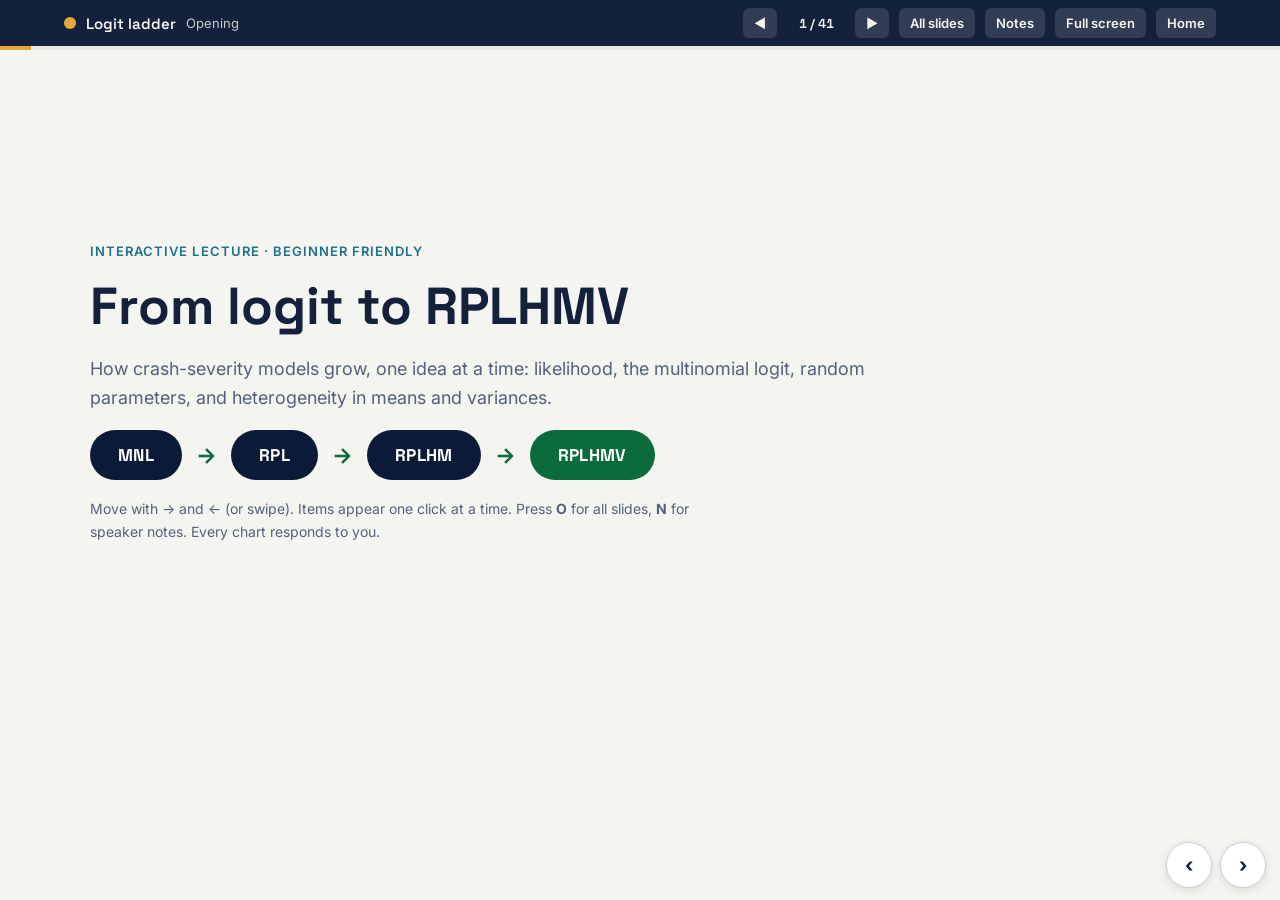
<file: docs/ladder-slides.html>
<!doctype html>
<html lang="en">
<head>
<meta charset="utf-8">
<meta name="viewport" content="width=device-width, initial-scale=1">
<title>From logit to RPLHMV · interactive presentation</title>
<meta name="description" content="An interactive, beginner-friendly lecture: probability, likelihood and log-likelihood, the multinomial logit, random parameters, and heterogeneity in means and variances.">
<link rel="preconnect" href="https://fonts.googleapis.com"><link rel="preconnect" href="https://fonts.gstatic.com" crossorigin>
<link rel="stylesheet" href="https://fonts.googleapis.com/css2?family=Inter:wght@400;500;600&family=Space+Grotesk:wght@500;600;700&display=swap">
<link rel="stylesheet" href="css/site.css"><link rel="stylesheet" href="css/ladder.css">
</head>
<body class="deckbody">
<header class="deckbar"><div class="in">
<a class="brand" href="ladder.html" title="Back to the logit ladder"><i></i>Logit ladder</a>
<span class="sec" id="sec"></span>
<button id="bPrev" type="button" aria-label="Previous">◀</button><span class="count" id="count">1 / 1</span><button id="bNext" type="button" aria-label="Next">▶</button>
<button id="bOv" type="button" aria-pressed="false" title="Overview (O)">All slides</button>
<button id="bNotes" type="button" aria-pressed="false" title="Speaker notes (N)">Notes</button>
<button id="bFull" type="button" title="Full screen">Full screen</button>
<a class="b" href="index.html">Home</a>
</div></header>
<div class="prog"><i id="prog"></i></div>
<div id="deck">
<div id="overview" aria-label="All slides"><div class="g"></div></div>

<!-- ============ OPENING ============ -->
<section class="slide" data-sec="Opening"><div class="s title-slide">
<p class="eyebrow">Interactive lecture · beginner friendly</p>
<h1>From logit to RPLHMV</h1>
<p class="lede">How crash-severity models grow, one idea at a time: likelihood, the multinomial logit, random parameters, and heterogeneity in means and variances.</p>
<div class="ladder"><span class="rung">MNL</span><span class="arr">→</span><span class="rung">RPL</span><span class="arr">→</span><span class="rung">RPLHM</span><span class="arr">→</span><span class="rung last">RPLHMV</span></div>
<p class="note">Move with → and ← (or swipe). Items appear one click at a time. Press <b>O</b> for all slides, <b>N</b> for speaker notes. Every chart responds to you.</p>
<aside class="notes">Tell the audience they only need school algebra: powers, e, and natural logs. Everything else is built in the lecture.</aside>
</div></section>

<section class="slide" data-sec="Opening"><div class="s">
<h2>What the four names mean</h2>
<table class="t"><tr><th>Short name</th><th>Full name</th><th>In one line</th></tr>
<tr class="frag"><td><b>MNL</b></td><td>Multinomial logit</td><td>One fixed effect per variable, the same for every crash.</td></tr>
<tr class="frag"><td><b>RPL</b></td><td>Random parameters logit (also called mixed logit)</td><td>The effect varies from crash to crash, following a bell curve.</td></tr>
<tr class="frag"><td><b>RPLHM</b></td><td>RPL with heterogeneity in the means</td><td>The centre of that bell moves with things we can observe (for example the driver's age).</td></tr>
<tr class="frag"><td><b>RPLHMV</b></td><td>RPL with heterogeneity in the means and variances</td><td>The centre moves <i>and</i> the width of the bell changes with observed things (for example night-time).</td></tr></table>
<p class="frag hook"><b>Memory hook: fixed → spread → shift → stretch.</b> Picture one coefficient as a jelly. MNL is a toothpick (one value). RPL is a wobbly jelly (a spread of values). RPLHM slides the jelly along the table. RPLHMV also stretches or squeezes it.</p>
<aside class="notes">The image on the course diagram reads left to right; each pill adds one feature to the one before. Keep coming back to the jelly.</aside>
</div></section>

<section class="slide" data-sec="Opening"><div class="s">
<h2>The road map for today</h2>
<ol><li class="frag"><b>Foundations</b>: probability, odds, log-odds, the logit curve.</li><li class="frag"><b>Likelihood and log-likelihood</b>: how a model is judged and estimated.</li><li class="frag"><b>Testing</b>: ρ², AIC, BIC and the likelihood ratio test.</li><li class="frag"><b>Multinomial logit</b>: three or more outcomes.</li><li class="frag"><b>Random parameters</b>: when the effect differs crash by crash, and why we need simulation.</li><li class="frag"><b>Heterogeneity in means</b>: the bell shifts.</li><li class="frag"><b>Heterogeneity in variances</b>: the bell stretches.</li><li class="frag"><b>Comparing, interpreting, avoiding mistakes</b>, then a quiz.</li></ol>
</div></section>

<section class="slide" data-sec="Opening"><div class="s">
<h2>One running example, all lecture long</h2>
<p>A driver is in a crash. What happened to them?</p>
<div class="two even"><div><ul><li><b>Outcome 0:</b> No injury (our <i>base</i>)</li><li><b>Outcome 1:</b> Minor injury</li><li><b>Outcome 2:</b> Severe injury</li></ul></div>
<div><p>One explanatory variable: <b>Unbelted</b> = 1 if the driver wore no seat belt, 0 if they did.</p><p class="frag">Later we add two more: <b>Z</b> = young driver, <b>W</b> = night-time crash.</p></div></div>
<p class="note">All numbers are invented for teaching, but the steps are exactly those of a real study.</p>
</div></section>

<!-- ============ FOUNDATIONS ============ -->
<section class="slide" data-sec="1 · Foundations"><div class="s">
<h2>Probability, odds and log-odds</h2>
<p>Three ways to say the same thing.</p>
<table class="t"><tr><th>Probability p</th><th>Odds = p ÷ (1 − p)</th><th>Log-odds = ln(odds)</th><th>Read as</th></tr>
<tr class="frag"><td>0.50</td><td>1</td><td>0</td><td>as likely as not</td></tr>
<tr class="frag"><td>0.75</td><td>3</td><td>1.10</td><td>3 to 1 for</td></tr>
<tr class="frag"><td>0.20</td><td>0.25</td><td>−1.39</td><td>4 to 1 against</td></tr>
<tr class="frag"><td>0.01</td><td>0.0101</td><td>−4.60</td><td>almost never</td></tr></table>
<p class="frag key"><b>Why bother?</b> Probability is stuck between 0 and 1. Log-odds can be any number from −∞ to +∞, so we can safely model it as a straight line: log-odds = β₀ + β₁x.</p>
<aside class="notes">Ask: what are the odds if p = 0.9? (9.) And the log-odds? (2.20.) Negative log-odds always means p below one half.</aside>
</div></section>

<section class="slide" data-sec="1 · Foundations"><div class="s">
<h2>The binary logit: a score becomes a probability</h2>
<div class="formula">P(severe) = e<sup>z</sup> ÷ (1 + e<sup>z</sup>) = 1 ÷ (1 + e<sup>−z</sup>), &nbsp; where z = β₀ + β₁x<small>z is the score (the log-odds). β₀ is the intercept, β₁ the effect of x.</small></div>
<div data-w="logit"></div>
<aside class="notes">Default sliders: β₀ = −1, β₁ = 0.9, x = 2 give z = 0.8 and P = 0.690. Work it on the board: e^0.8 = 2.226; 2.226 ÷ 3.226 = 0.690.</aside>
</div></section>

<section class="slide" data-sec="1 · Foundations"><div class="s">
<h2>Reading a coefficient</h2>
<ul><li class="frag"><b>Sign</b>: β &gt; 0 raises the probability; β &lt; 0 lowers it.</li><li class="frag"><b>Size</b>: β is a change in <i>log-odds</i> per unit of x. Not directly a change in probability.</li><li class="frag"><b>Odds ratio</b>: e<sup>β</sup> multiplies the odds. β = 0.9 → e<sup>0.9</sup> = 2.46: each unit of x makes the odds 2.46 times larger.</li><li class="frag"><b>t-statistic</b> = β ÷ standard error. Roughly, |t| &gt; 1.96 means the effect is distinguishable from zero at the 5% level.</li></ul>
<p class="frag warn">A coefficient of 0.9 does <b>not</b> mean "90% more likely". To talk in probabilities, we compute <b>marginal effects</b> (coming later).</p>
</div></section>

<!-- ============ LIKELIHOOD ============ -->
<section class="slide" data-sec="2 · Likelihood"><div class="s">
<h2>What is likelihood?</h2>
<p class="bigq">"If my guess were true, how probable is exactly the data I saw?"</p>
<ul><li class="frag">We saw <b>10 crashes; 3 were severe</b>.</li><li class="frag">Guess p = chance a crash is severe. The probability of this exact pattern is p × p × p × (1 − p) × … seven times.</li><li class="frag">So the likelihood is <b>L(p) = p<sup>3</sup>(1 − p)<sup>7</sup></b>.</li><li class="frag">Probability: parameters fixed, data vary. <b>Likelihood: data fixed, parameters vary.</b></li></ul>
<aside class="notes">The order of the crashes does not matter for finding the best p (a constant multiplier never moves the peak), so we leave out the binomial coefficient.</aside>
</div></section>

<section class="slide" data-sec="2 · Likelihood"><div class="s">
<h2>Try guesses: which p explains the data best?</h2>
<div data-w="likelihood"></div>
<aside class="notes">Move p slowly from 0.1 to 0.9. Then press the button. The peak sits at 0.3 = 3/10, the share we observed. That is the maximum likelihood estimate.</aside>
</div></section>

<section class="slide" data-sec="2 · Likelihood"><div class="s">
<h2>By hand: likelihood at two guesses</h2>
<div class="two even"><div><h3>Guess p = 0.5</h3><ol class="work"><li class="frag">L = 0.5<sup>3</sup> × 0.5<sup>7</sup> = 0.5<sup>10</sup></li><li class="frag">= 0.000977</li><li class="frag">LL = 10 × ln 0.5 = 10 × (−0.6931)</li><li class="frag">= <b>−6.931</b></li></ol></div>
<div><h3>Guess p = 0.3</h3><ol class="work"><li class="frag">L = 0.3<sup>3</sup> × 0.7<sup>7</sup> = 0.027 × 0.08235</li><li class="frag">= 0.002224</li><li class="frag">LL = 3 × ln 0.3 + 7 × ln 0.7 = 3 × (−1.204) + 7 × (−0.357)</li><li class="frag">= −3.612 − 2.497 = <b>−6.109</b></li></ol></div></div>
<p class="frag key"><b>Rule:</b> higher likelihood = better explanation. Log-likelihood is always ≤ 0 for discrete outcomes; <b>closer to zero is better</b>. −6.109 beats −6.931.</p>
</div></section>

<section class="slide" data-sec="2 · Likelihood"><div class="s">
<h2>Why the log-likelihood?</h2>
<div class="formula">L = P<sub>1</sub> × P<sub>2</sub> × … × P<sub>N</sub> &nbsp; ⟶ &nbsp; LL = ln P<sub>1</sub> + ln P<sub>2</sub> + … + ln P<sub>N</sub><small>The log of a product is the sum of the logs. The log never changes where the peak is.</small></div>
<div data-w="logs"></div>
<ul><li class="frag">Sums are easy to differentiate and add up across thousands of crashes.</li><li class="frag">Products of thousands of small numbers underflow to 0 on a computer.</li></ul>
</div></section>

<section class="slide" data-sec="2 · Likelihood"><div class="s">
<h2>The log-likelihood of a crash model</h2>
<div class="formula">LL(β) = Σ<sub>n=1..N</sub> Σ<sub>i</sub> δ<sub>in</sub> × ln P<sub>n</sub>(i)<small>δ<sub>in</sub> = 1 if crash n had outcome i, else 0. So each crash contributes the log of the probability the model gave to <b>what really happened</b>.</small></div>
<ul><li class="frag">Crash 1 was severe; model said P(severe) = 0.32 → contributes ln 0.32 = −1.14.</li><li class="frag">Crash 2 was no injury; model said P(no injury) = 0.55 → contributes ln 0.55 = −0.60.</li><li class="frag">Add up over all crashes. A model that gives high probabilities to what happened gets an LL near zero.</li></ul>
</div></section>

<section class="slide" data-sec="2 · Likelihood"><div class="s">
<h2>Maximum likelihood estimation: climbing the hill</h2>
<div data-w="climb"></div>
<aside class="notes">Key points: the estimate is the top of the hill; standard errors come from how curved the top is (sharp top → small standard error). Software uses smarter steps (Newton-type methods such as BFGS), but the picture is the same.</aside>
</div></section>

<!-- ============ TESTING ============ -->
<section class="slide" data-sec="3 · Judging fit"><div class="s">
<h2>Three reference log-likelihoods</h2>
<ul><li class="frag"><b>LL(0)</b>: every coefficient zero, so every outcome equally likely. With 3 outcomes and N crashes, LL(0) = N × ln(1/3). For N = 2,500: <b>−2,746.5</b>.</li><li class="frag"><b>LL(c)</b>: constants only. Reproduces the overall shares, nothing else.</li><li class="frag"><b>LL(β)</b>: the full model at convergence.</li></ul>
<div class="frag formula">ρ² = 1 − LL(β) ÷ LL(0)<small>McFadden's pseudo R². For an invented MNL with LL(β) = −2,450.3: ρ² = 1 − 2,450.3 ÷ 2,746.5 = 0.108. Values of 0.1 to 0.3 are common; it is not the R² of regression.</small></div>
</div></section>

<section class="slide" data-sec="3 · Judging fit"><div class="s">
<h2>AIC and BIC: fit minus a penalty for size</h2>
<div class="two even"><div class="formula">AIC = 2K − 2LL<small>K = number of estimated parameters.</small></div><div class="formula">BIC = K ln N − 2LL<small>Heavier penalty when N is large.</small></div></div>
<ul><li class="frag"><b>Smaller is better</b> for both.</li><li class="frag">They can compare models that are <i>not</i> nested (where the likelihood ratio test cannot be used).</li><li class="frag">Invented MNL: K = 12, LL = −2,450.3 → AIC = 24 + 4,900.6 = <b>4,924.6</b>; BIC = 12 × ln 2,500 + 4,900.6 = <b>4,994.5</b>.</li></ul>
</div></section>

<section class="slide" data-sec="3 · Judging fit"><div class="s">
<h2>The likelihood ratio test</h2>
<div class="formula">LR = −2 × [LL(restricted) − LL(unrestricted)] &nbsp;~&nbsp; χ² with df = number of restrictions<small>Restricted = the simpler model, obtained by locking some parameters (often to zero). Unrestricted = the richer model.</small></div>
<div data-w="lr"></div>
<aside class="notes">Start with the coin preset: LR = 2 × (−6.109 + 6.931) = 1.65, below 3.84, so a fair coin is not rejected. Then the ladder presets.</aside>
</div></section>

<!-- ============ MNL ============ -->
<section class="slide" data-sec="4 · Multinomial logit"><div class="s">
<h2>More than two outcomes: one score each</h2>
<div class="formula">S<sub>in</sub> = β<sub>i</sub>X<sub>in</sub> + ε<sub>in</sub><small>S = severity "propensity" of outcome i for crash n; βX = the part we can explain; ε = the part we cannot see.</small></div>
<ul><li class="frag">Our example: V<sub>no</sub> = 0 (base), &nbsp; V<sub>minor</sub> = −0.5 + 0.8 × Unbelted, &nbsp; V<sub>severe</sub> = −1.5 + 1.6 × Unbelted.</li><li class="frag">Why a base? Only <i>differences</i> between scores matter. Adding the same number to every score changes nothing, so one outcome is pinned at 0.</li><li class="frag">Each outcome can have its own variables. In crash studies, a variable is usually placed in one or two outcomes' functions only.</li></ul>
</div></section>

<section class="slide" data-sec="4 · Multinomial logit"><div class="s">
<h2>The multinomial logit formula</h2>
<div class="formula">P<sub>n</sub>(i) = e<sup>β<sub>i</sub>X<sub>in</sub></sup> ÷ Σ<sub>I</sub> e<sup>β<sub>I</sub>X<sub>In</sub></sup><small>Each outcome's weight divided by the total weight. Also called the softmax.</small></div>
<div data-w="softmax"></div>
</div></section>

<section class="slide" data-sec="4 · Multinomial logit"><div class="s">
<h2>By hand: belted versus unbelted</h2>
<div class="two even"><div><h3>Belted (Unbelted = 0)</h3><ol class="work"><li class="frag">Scores: 0, −0.5, −1.5</li><li class="frag">Weights: 1, 0.6065, 0.2231; total 1.8297</li><li class="frag">Shares: <b>0.547, 0.331, 0.122</b></li></ol></div>
<div><h3>Unbelted (Unbelted = 1)</h3><ol class="work"><li class="frag">Scores: 0, 0.3, 0.1</li><li class="frag">Weights: 1, 1.3499, 1.1052; total 3.4550</li><li class="frag">Shares: <b>0.289, 0.391, 0.320</b></li></ol></div></div>
<p class="frag key"><b>Result:</b> not wearing a belt raises the probability of severe injury from 12.2% to 32.0%, a change of +0.198.</p>
</div></section>

<section class="slide" data-sec="4 · Multinomial logit"><div class="s">
<h2>Why this formula? Gumbel errors</h2>
<div data-w="gumbel"></div>
<aside class="notes">McFadden (1973) showed that if the ε's are independent and identically distributed type I extreme value (Gumbel), the probability that outcome i has the largest S is exactly the MNL formula.</aside>
</div></section>

<section class="slide" data-sec="4 · Multinomial logit"><div class="s">
<h2>Two weak spots of the multinomial logit</h2>
<div class="two even"><div class="frag"><h3>1. IIA</h3><p>Independence of irrelevant alternatives: the ratio of any two probabilities ignores every other outcome. Splitting Severe into two identical copies wrongly <i>increases</i> total severe share (try the split button on the formula slide).</p></div>
<div class="frag"><h3>2. One effect for everyone</h3><p>β<sub>unbelted</sub> = 1.6 for every crash. But unbelted drivers differ in ways the data do not record: vehicle size, body strength, how they sit, airbag deployment. The real effect differs crash by crash: <b>unobserved heterogeneity</b>.</p></div></div>
<p class="frag hook"><b>Ignoring heterogeneity</b> can give biased, inconsistent estimates and wrong conclusions (Mannering, Shankar and Bhat, 2016). The next rung fixes weak spot 2, and eases weak spot 1 too.</p>
</div></section>

<!-- ============ RPL ============ -->
<section class="slide" data-sec="5 · Random parameters (RPL)"><div class="s">
<h2>Let the effect vary: random parameters</h2>
<div class="formula">β<sub>n</sub> = β + σ × ν<sub>n</sub>, &nbsp; ν<sub>n</sub> ~ Normal(0, 1)<small>β = the average effect, σ = how much it varies across crashes, ν<sub>n</sub> = this crash's unseen draw.</small></div>
<ul><li class="frag">Each crash has its own coefficient, drawn from a distribution (usually normal; lognormal, triangular and uniform are also used).</li><li class="frag">We do not learn each crash's β. We estimate the <b>mean β and the spread σ</b>.</li><li class="frag">If σ is not significantly different from zero, the parameter is fixed after all.</li></ul>
</div></section>

<section class="slide" data-sec="5 · Random parameters (RPL)"><div class="s">
<h2>See the spread</h2>
<div data-w="dist" data-level="rpl"></div>
<p class="frag key"><b>By hand:</b> share of crashes where being unbelted lowers severity = P(β<sub>n</sub> &lt; 0) = Φ(−1.6 ÷ 1.2) = Φ(−1.333) = <b>0.091</b>. About 9% protective, 91% harmful.</p>
<aside class="notes">Papers report exactly this: "the parameter is normally distributed with mean 1.6 and standard deviation 1.2, so it is greater than zero for 90.9% of observations". A negative share for a seat belt is possible in a model; ask the audience to think of reasons (data errors, ejection versus entrapment, unrecorded factors).</aside>
</div></section>

<section class="slide" data-sec="5 · Random parameters (RPL)"><div class="s">
<h2>The probability becomes an integral</h2>
<div class="formula">P<sub>n</sub>(i) = ∫ [ e<sup>β<sub>i</sub>X<sub>in</sub></sup> ÷ Σ<sub>I</sub> e<sup>β<sub>I</sub>X<sub>In</sub></sup> ] f(β | φ) dβ<small>The MNL probability, averaged over the bell f(β | φ), where φ = (mean, spread). No closed form.</small></div>
<ul><li class="frag">Solution: <b>simulate</b>. Draw R values of β, compute the MNL probability for each, average.</li><li class="frag">The log of these simulated probabilities, summed over crashes, is the <b>simulated log-likelihood</b>. Maximising it is <b>simulated maximum likelihood</b>.</li></ul>
</div></section>

<section class="slide" data-sec="5 · Random parameters (RPL)"><div class="s">
<h2>Simulation, live</h2>
<div data-w="sim"></div>
</div></section>

<section class="slide" data-sec="5 · Random parameters (RPL)"><div class="s">
<h2>By hand: five draws</h2>
<p>Unbelted driver, β<sub>severe, unbelted</sub> ~ N(1.6, 1.2²). Five evenly spread draws ν = −1.28, −0.52, 0, 0.52, 1.28:</p>
<table class="t"><tr><th>ν</th><th>β = 1.6 + 1.2ν</th><th>V<sub>severe</sub> = −1.5 + β</th><th>P(severe)</th></tr>
<tr class="frag"><td>−1.28</td><td>0.064</td><td>−1.436</td><td>0.092</td></tr>
<tr class="frag"><td>−0.52</td><td>0.976</td><td>−0.524</td><td>0.201</td></tr>
<tr class="frag"><td>0</td><td>1.600</td><td>0.100</td><td>0.320</td></tr>
<tr class="frag"><td>0.52</td><td>2.224</td><td>0.724</td><td>0.468</td></tr>
<tr class="frag"><td>1.28</td><td>3.136</td><td>1.636</td><td>0.686</td></tr></table>
<p class="frag key"><b>Average = 0.353.</b> With many draws: 0.357. Note: higher than 0.320, the probability at the mean β. Averaging over a curve is not the same as plugging in the average.</p>
<aside class="notes">Each row: P(severe) = e^V_sev ÷ (1 + e^0.3 + e^V_sev). Row 1: e^−1.436 = 0.238; 0.238 ÷ (1 + 1.350 + 0.238) = 0.092.</aside>
</div></section>

<section class="slide" data-sec="5 · Random parameters (RPL)"><div class="s">
<h2>Practical points about random parameters</h2>
<ul><li class="frag"><b>Halton draws</b> cover the bell evenly and need far fewer draws than random ones. Crash studies often use several hundred to 1,000 Halton draws.</li><li class="frag"><b>Which parameters are random?</b> Try each candidate; keep it random if its σ is statistically significant.</li><li class="frag"><b>Distribution</b>: normal is the usual start. Lognormal forces one sign. Compare by log-likelihood.</li><li class="frag"><b>Correlation</b>: two random parameters can be allowed to move together (correlated random parameters).</li><li class="frag"><b>Results can change with the draws</b>: check that estimates are stable when you increase R.</li></ul>
</div></section>

<!-- ============ RPLHM ============ -->
<section class="slide" data-sec="6 · Heterogeneity in means (RPLHM)"><div class="s">
<h2>Change in the mean: the bell slides</h2>
<div class="formula">β<sub>n</sub> = β + Θ × Z<sub>n</sub> + σ × ν<sub>n</sub><small>Z<sub>n</sub> = an observed variable for crash n (here: young driver). Θ = how much the mean shifts when Z changes by one.</small></div>
<ul><li class="frag">RPL says: effects vary, for unknown reasons.</li><li class="frag">RPLHM adds: <b>part</b> of that variation is linked to something we observe.</li><li class="frag">Example: Θ = 0.5. For young drivers the mean effect of being unbelted is 1.6 + 0.5 = <b>2.1</b>; for others it stays 1.6.</li><li class="frag">The spread σ is unchanged: the bell keeps its shape and simply moves.</li></ul>
</div></section>

<section class="slide" data-sec="6 · Heterogeneity in means (RPLHM)"><div class="s">
<h2>Slide the bell</h2>
<div data-w="dist" data-level="hm"></div>
<p class="frag key"><b>By hand (young drivers):</b> mean = 2.1, σ = 1.2. Share with a protective effect = Φ(−2.1 ÷ 1.2) = Φ(−1.75) = <b>0.040</b>, down from 0.091. Average P(severe | unbelted) rises from 35.7% to 45.1%.</p>
<aside class="notes">Press the Young driver button on and off: the dots move together. That is what "heterogeneity in the mean" looks like.</aside>
</div></section>

<section class="slide" data-sec="6 · Heterogeneity in means (RPLHM)"><div class="s">
<h2>Reading Θ</h2>
<ul><li class="frag"><b>Θ &gt; 0</b>: the variable Z makes the random parameter larger on average.</li><li class="frag"><b>Θ &lt; 0</b>: Z makes it smaller on average.</li><li class="frag">A t-test on Θ tells whether the mean really depends on Z.</li><li class="frag">Z can be anything observed: driver characteristics, road, weather, time, vehicle.</li><li class="frag">Restriction to test: Θ = 0 turns RPLHM back into RPL.</li></ul>
<p class="frag hook"><b>Jelly picture:</b> the young-driver jelly sits further to the right on the table. Same shape, new place.</p>
</div></section>

<!-- ============ RPLHMV ============ -->
<section class="slide" data-sec="7 · Heterogeneity in variances (RPLHMV)"><div class="s">
<h2>Change in the variance: the bell stretches</h2>
<div class="formula">β<sub>n</sub> = β + Θ × Z<sub>n</sub> + σ × e<sup>ω × W<sub>n</sub></sup> × ν<sub>n</sub><small>W<sub>n</sub> = an observed variable (here: night). ω = how much the spread stretches (ω &gt; 0) or shrinks (ω &lt; 0).</small></div>
<ul><li class="frag">Why the exponential? It keeps the spread positive whatever ω and W are.</li><li class="frag">Example: ω = −0.4. At night the spread is 1.2 × e<sup>−0.4</sup> = 1.2 × 0.670 = <b>0.804</b>.</li><li class="frag">Meaning: at night, crashes are <i>more alike</i> in how much being unbelted matters.</li></ul>
<aside class="notes">This is the form used by Seraneeprakarn et al. (2017) and many later papers in Analytic Methods in Accident Research.</aside>
</div></section>

<section class="slide" data-sec="7 · Heterogeneity in variances (RPLHMV)"><div class="s">
<h2>Shift and stretch together</h2>
<div data-w="dist" data-level="hmv"></div>
<p class="frag key"><b>By hand (night, not young):</b> mean 1.6, spread 0.804. Protective share = Φ(−1.6 ÷ 0.804) = Φ(−1.99) = <b>0.023</b>. A narrower bell puts less of itself below zero.</p>
</div></section>

<section class="slide" data-sec="7 · Heterogeneity in variances (RPLHMV)"><div class="s">
<h2>The whole ladder in one equation</h2>
<div class="formula">β<sub>n</sub> = β + Θ Z<sub>n</sub> + σ e<sup>ω W<sub>n</sub></sup> ν<sub>n</sub></div>
<table class="t"><tr><th>Lock these</th><th>…and you get</th><th>Parameters per random coefficient</th></tr>
<tr class="frag"><td>ω = 0</td><td>RPLHM</td><td>β, σ, Θ</td></tr>
<tr class="frag"><td>ω = 0 and Θ = 0</td><td>RPL</td><td>β, σ</td></tr>
<tr class="frag"><td>ω = 0, Θ = 0 and σ = 0</td><td>MNL</td><td>β</td></tr></table>
<p class="frag key"><b>Nested:</b> each model is the next one with some parameters locked. That is why the likelihood ratio test can compare neighbours on the ladder.</p>
</div></section>

<section class="slide" data-sec="7 · Heterogeneity in variances (RPLHMV)"><div class="s">
<h2>All four rungs, side by side</h2>
<div data-w="dist" data-level="all"></div>
<aside class="notes">Click through MNL → RPL → RPLHM → RPLHMV with Young and Night switched on. Say the jelly words aloud: fixed, spread, shift, stretch.</aside>
</div></section>

<!-- ============ COMPARE ============ -->
<section class="slide" data-sec="8 · Comparing and interpreting"><div class="s">
<h2>Climbing the ladder with tests (invented study, N = 2,500)</h2>
<table class="t"><tr><th>Model</th><th>K</th><th>LL at convergence</th><th>ρ²</th><th>AIC</th><th>BIC</th></tr>
<tr><td>MNL</td><td>12</td><td>−2,450.3</td><td>0.108</td><td>4,924.6</td><td>4,994.5</td></tr>
<tr><td>RPL</td><td>14</td><td>−2,431.8</td><td>0.115</td><td>4,891.6</td><td>4,973.1</td></tr>
<tr><td>RPLHM</td><td>16</td><td>−2,422.5</td><td>0.118</td><td>4,877.0</td><td><b>4,970.2</b></td></tr>
<tr><td>RPLHMV</td><td>18</td><td>−2,418.1</td><td>0.120</td><td><b>4,872.2</b></td><td>4,977.0</td></tr></table>
<ul><li class="frag">MNL → RPL: LR = −2(−2,450.3 + 2,431.8) = <b>37.0</b> &gt; 5.99 (2 df). Random parameters help.</li><li class="frag">RPL → RPLHM: LR = <b>18.6</b> &gt; 5.99. Heterogeneity in means helps.</li><li class="frag">RPLHM → RPLHMV: LR = <b>8.8</b> &gt; 5.99 (p = 0.012). Heterogeneity in variances helps.</li><li class="frag">BIC, with its heavier penalty, slightly prefers RPLHM. Report both and explain the choice.</li></ul>
</div></section>

<section class="slide" data-sec="8 · Comparing and interpreting"><div class="s">
<h2>Marginal effects: talk in probabilities</h2>
<div data-w="me"></div>
<ul><li class="frag">For an indicator (0/1) variable: P(x = 1) − P(x = 0), computed for each crash, then averaged.</li><li class="frag">With random parameters, each crash's probabilities are themselves averages over draws.</li></ul>
<aside class="notes">Hou et al. (2022) discuss how to compute marginal effects and out-of-sample predictions properly with random parameters models.</aside>
</div></section>

<section class="slide" data-sec="8 · Comparing and interpreting"><div class="s">
<h2>A study, step by step</h2>
<ol><li class="frag">Code the data: outcomes and 0/1 indicators.</li><li class="frag">Estimate an MNL; keep variables with |t| &gt; 1.96 (or another stated rule).</li><li class="frag">Try each parameter as random (normal; 500–1,000 Halton draws). Keep those with significant σ.</li><li class="frag">Try observed variables Z in the means of the random parameters (Θ).</li><li class="frag">Try observed variables W in the variances (ω).</li><li class="frag">Compare with likelihood ratio tests, AIC and BIC.</li><li class="frag">Report coefficients, σ, Θ, ω, the share above/below zero and average marginal effects.</li><li class="frag">Check stability: more draws, different starting values, temporal and spatial transferability tests.</li></ol>
</div></section>

<section class="slide" data-sec="8 · Comparing and interpreting"><div class="s">
<h2>Common mistakes</h2>
<ul><li class="frag">Reading a coefficient as a change in probability. <b>Use marginal effects.</b></li><li class="frag">Comparing LL of models estimated on <b>different data</b>. LL only compares models on the same crashes.</li><li class="frag">Using the LR test for <b>non-nested</b> models. Use AIC/BIC instead.</li><li class="frag">Using too few draws, or not checking that results are stable as draws increase.</li><li class="frag">Predicting with only the mean of a random parameter. The spread changes predicted probabilities (0.320 versus 0.357).</li><li class="frag">Forgetting that a significant Θ or ω is a statistical association, not proof of cause.</li></ul>
</div></section>

<!-- ============ WRAP-UP ============ -->
<section class="slide" data-sec="9 · Wrap-up"><div class="s">
<h2>Summary</h2>
<table class="t"><tr><th>Rung</th><th>What β is</th><th>Jelly</th><th>New parameter</th></tr>
<tr class="frag"><td><b>MNL</b></td><td>one number</td><td>toothpick</td><td>β</td></tr>
<tr class="frag"><td><b>RPL</b></td><td>a bell</td><td>wobbly jelly (spread)</td><td>σ</td></tr>
<tr class="frag"><td><b>RPLHM</b></td><td>a bell whose centre depends on Z</td><td>jelly slides (shift)</td><td>Θ</td></tr>
<tr class="frag"><td><b>RPLHMV</b></td><td>…and whose width depends on W</td><td>jelly stretches (stretch)</td><td>ω</td></tr></table>
<p class="frag key"><b>Behind all four:</b> the log-likelihood. Estimate by maximising it (simulated, once β is random); compare by LR tests, AIC and BIC; interpret by marginal effects.</p>
</div></section>

<section class="slide" data-sec="9 · Wrap-up"><div class="s">
<h2>Quiz (click an answer)</h2>
<div class="q" data-ans="1"><p><b>1.</b> Model A has LL = −1,200 and model B has LL = −1,150 on the same data. Which fits better?</p><div class="opts"><button>A</button><button>B</button><button>Cannot tell</button></div><p class="fb" data-why="Closer to zero is better: −1,150 &gt; −1,200."></p></div>
<div class="q" data-ans="2"><p><b>2.</b> In an RPL, σ is estimated as 0 (not significant). What does that mean?</p><div class="opts"><button>The mean effect is zero</button><button>The model is RPLHMV</button><button>The parameter is effectively fixed</button></div><p class="fb" data-why="With no spread, every crash has the same β: the MNL case for that variable."></p></div>
<div class="q" data-ans="0"><p><b>3.</b> β<sub>n</sub> = 1.6 + 0.5Z + 1.2ν. For Z = 1, the mean of β is…</p><div class="opts"><button>2.1</button><button>1.6</button><button>2.8</button></div><p class="fb" data-why="Mean = 1.6 + 0.5 × 1 = 2.1. The spread (1.2) does not change the mean."></p></div>
<div class="q" data-ans="1"><p><b>4.</b> With ω = −0.4 and W = 1, the spread 1.2 becomes…</p><div class="opts"><button>1.6</button><button>0.804</button><button>0.8 exactly, because 1.2 − 0.4</button></div><p class="fb" data-why="1.2 × e^(−0.4) = 1.2 × 0.670 = 0.804. The effect is multiplicative, not subtractive."></p></div>
<div class="q" data-ans="0"><p><b>5.</b> LR = 8.8 with 2 df (critical value 5.99). Conclusion?</p><div class="opts"><button>Keep the richer model</button><button>Keep the simpler model</button><button>The models are not nested</button></div><p class="fb" data-why="8.8 &gt; 5.99, p = 0.012: the extra parameters improve fit by more than chance."></p></div>
</div></section>

<section class="slide" data-sec="9 · Wrap-up"><div class="s">
<h2>Where to go next</h2>
<ul><li><a href="ladder-animations.html">The ten animations</a>, with "what to watch" and "try this" boxes.</li><li><a href="ladder-guide.html">The study guide</a>: every number worked by hand, a glossary, a formula sheet and a 12-question self-test.</li><li><a href="study.html">The case study</a>: a full severity study in ten steps using these models.</li></ul>
<h3>Reading</h3>
<ul class="note"><li>McFadden, D. (1973). Conditional logit analysis of qualitative choice behavior. In P. Zarembka (ed.), <i>Frontiers in Econometrics</i>. Academic Press.</li><li>Train, K. (2009). <i>Discrete Choice Methods with Simulation</i>, 2nd ed. Cambridge University Press.</li><li>Mannering, F., Shankar, V. and Bhat, C. (2016). Unobserved heterogeneity and the statistical analysis of highway accident data. <i>Analytic Methods in Accident Research</i> 11, 1–16.</li><li>Seraneeprakarn, P., Huang, S., Shankar, V., Mannering, F., Venkataraman, N. and Milton, J. (2017). Occupant injury severities in hybrid-vehicle involved crashes: A random parameters approach with heterogeneity in means and variances. <i>Analytic Methods in Accident Research</i> 15, 41–55.</li><li>Hou, Q., Huo, X., Leng, J. and Mannering, F. (2022). A note on out-of-sample prediction, marginal effects computations, and temporal testing with random parameters crash-injury severity models. <i>Analytic Methods in Accident Research</i> 33, 100191.</li></ul>
</div></section>
</div>
<div class="navhint"><button id="fPrev" type="button" aria-label="Previous">‹</button><button id="fNext" type="button" aria-label="Next">›</button></div>
<script src="js/common.js"></script><script src="js/ladder-core.js"></script><script src="js/ladder-slides.js"></script>
</body>
</html>
</file>
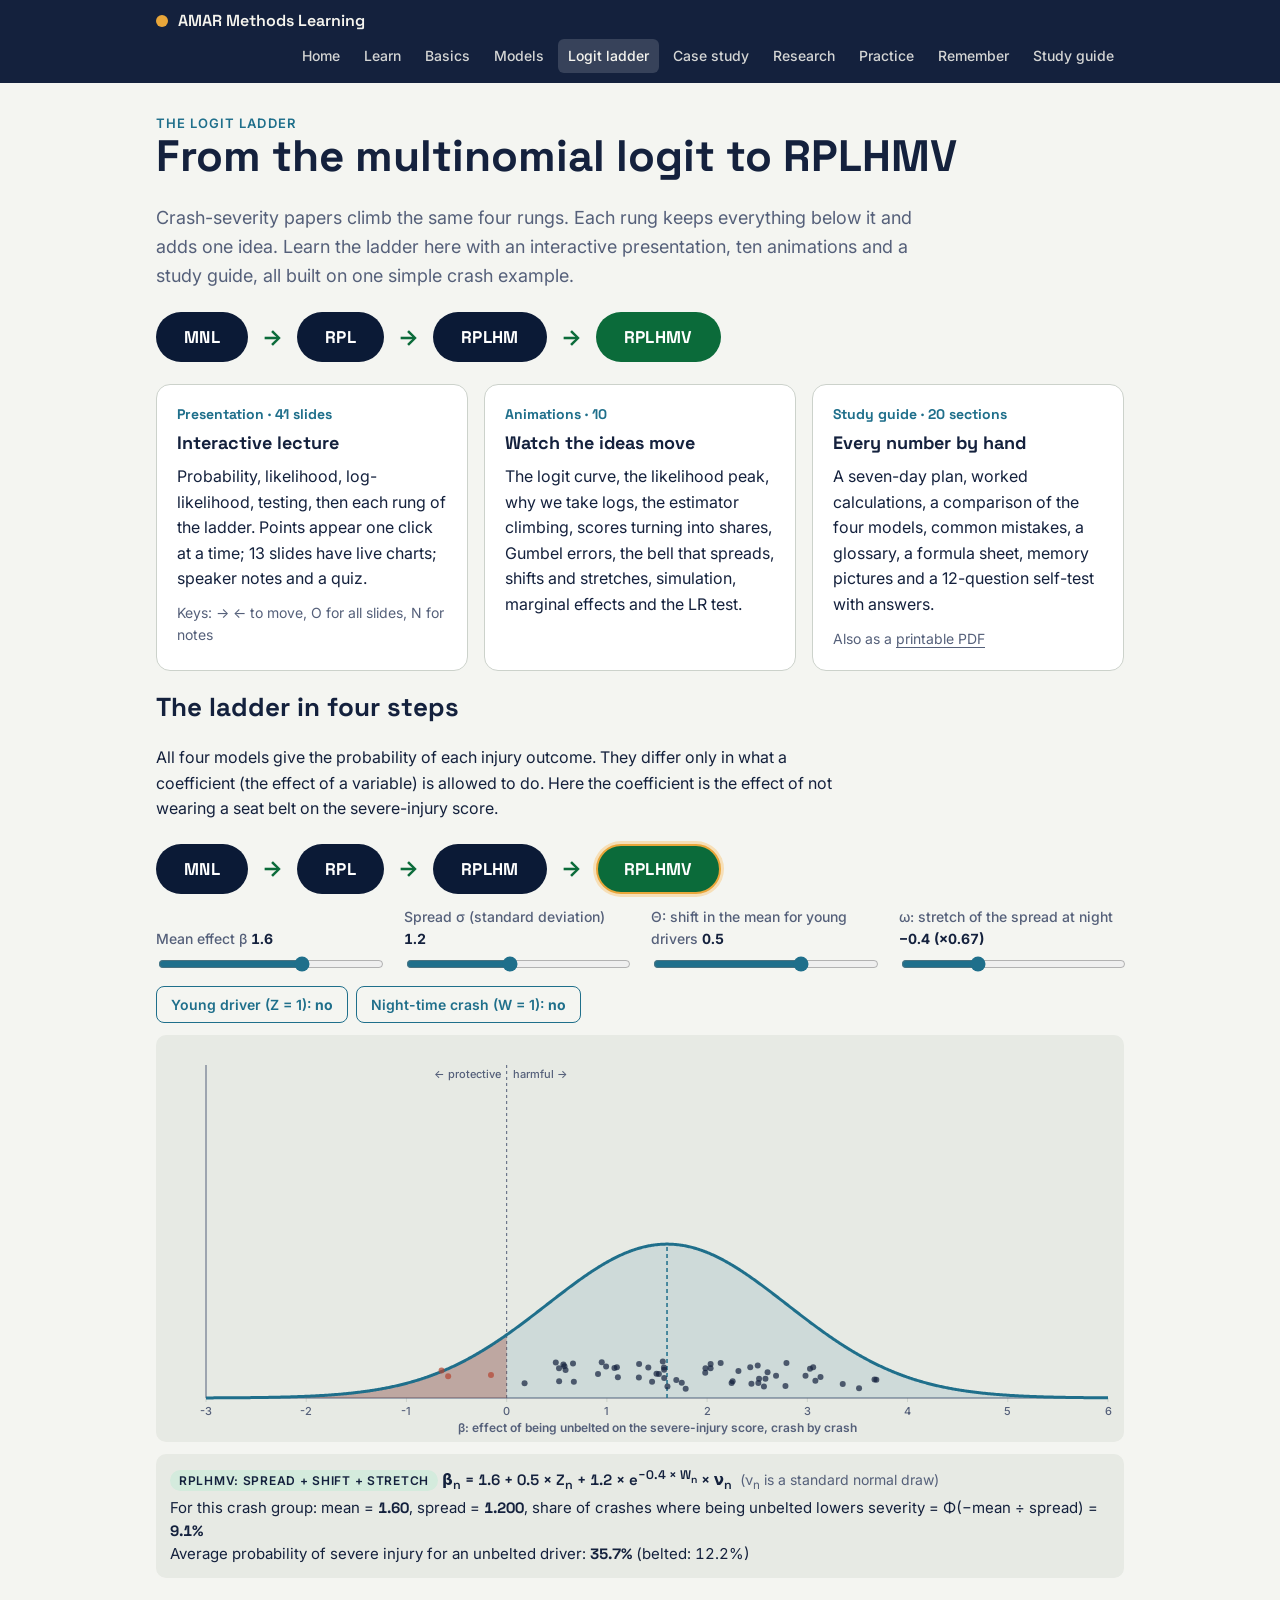
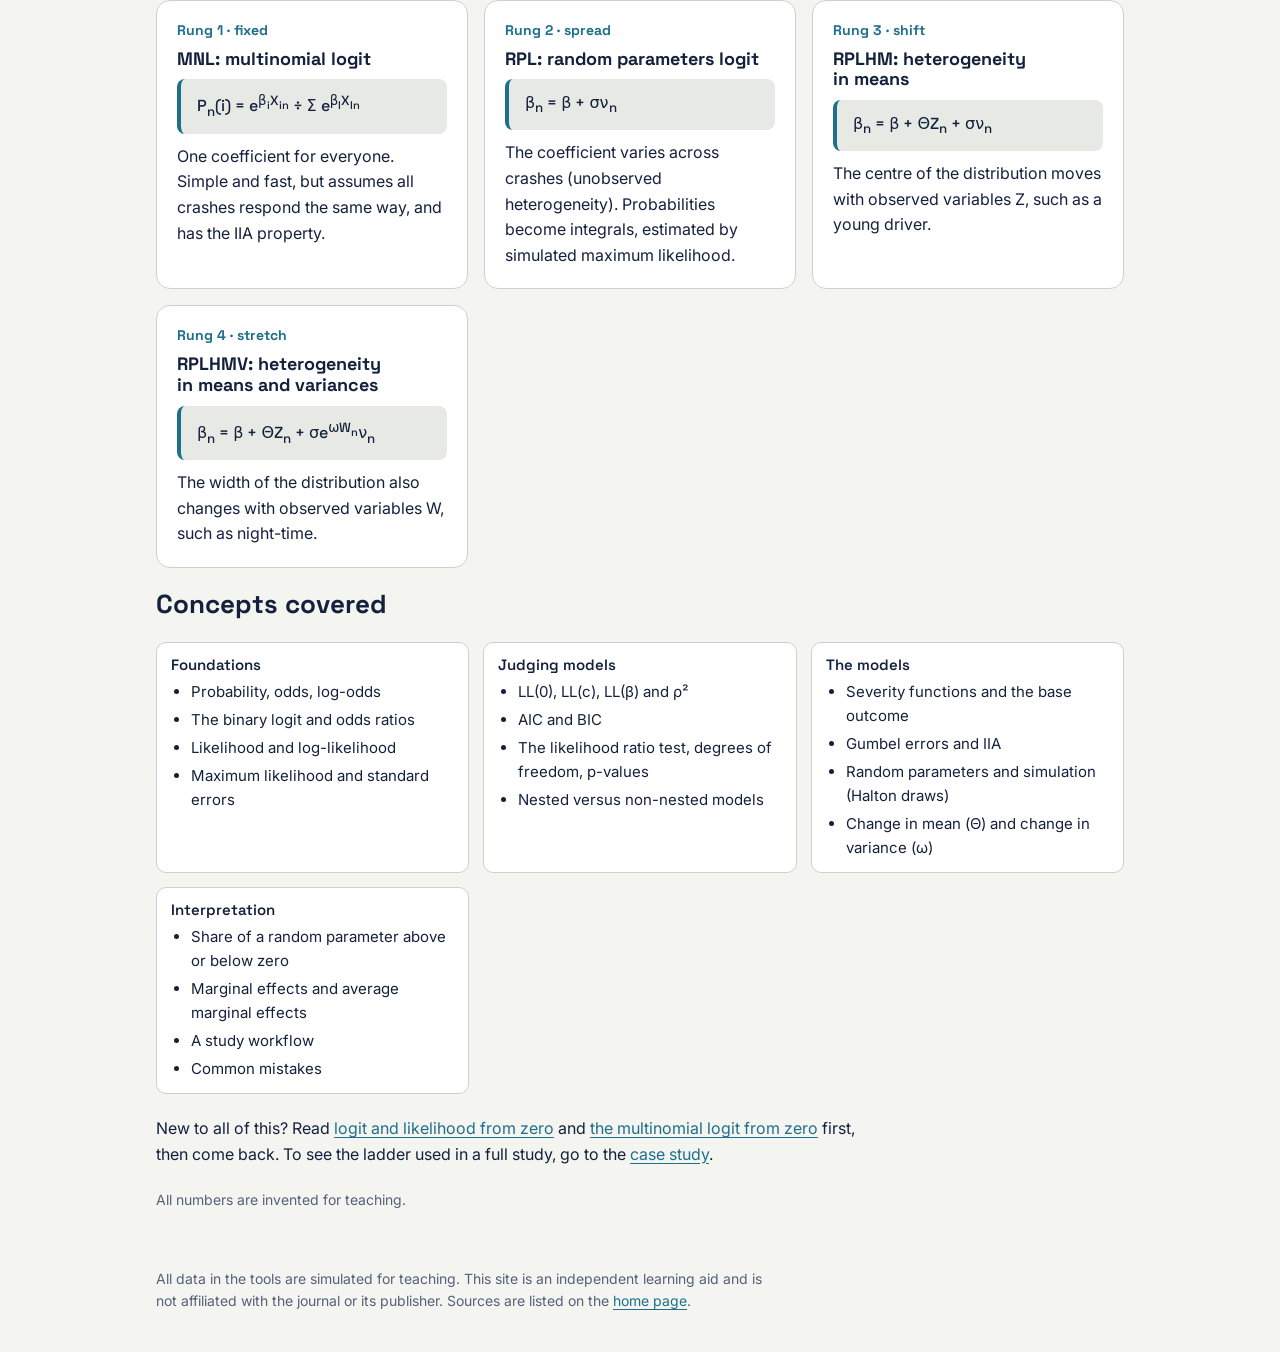
<file: docs/ladder.html>
<!doctype html>
<html lang="en">
<head>
<meta charset="utf-8">
<meta name="viewport" content="width=device-width, initial-scale=1">
<title>The logit ladder: MNL → RPL → RPLHM → RPLHMV · AMAR Methods Learning</title>
<meta name="description" content="An interactive presentation, ten animations and a study guide on likelihood, the multinomial logit and random parameters logit models with heterogeneity in means and variances.">
<link rel="preconnect" href="https://fonts.googleapis.com"><link rel="preconnect" href="https://fonts.gstatic.com" crossorigin>
<link rel="stylesheet" href="https://fonts.googleapis.com/css2?family=Inter:wght@400;500;600&family=Space+Grotesk:wght@500;600;700&display=swap">
<link rel="stylesheet" href="css/site.css"><link rel="stylesheet" href="css/ladder.css">
</head>
<body>
<header class="band"><div class="in"><a class="brand" href="index.html"><i></i>AMAR Methods Learning</a><nav aria-label="Pages"><a href="index.html">Home</a><a href="learn.html">Learn</a><a href="basics.html">Basics</a><a href="models.html">Models</a><a href="ladder.html" aria-current="page">Logit ladder</a><a href="study.html">Case study</a><a href="research.html">Research</a><a href="practice.html">Practice</a><a href="memory.html">Remember</a><a href="viewer.html?doc=materials/AMAR_Methods_Study_Guide.pdf&mode=guide">Study guide</a></nav></div></header>
<main class="wrap">
<div><p class="eyebrow">The logit ladder</p><h1>From the multinomial logit to RPLHMV</h1></div>
<p class="lede">Crash-severity papers climb the same four rungs. Each rung keeps everything below it and adds one idea. Learn the ladder here with an interactive presentation, ten animations and a study guide, all built on one simple crash example.</p>
<div class="ladder"><a class="rung" href="#rung-mnl">MNL</a><span class="arr">→</span><a class="rung" href="#rung-rpl">RPL</a><span class="arr">→</span><a class="rung" href="#rung-hm">RPLHM</a><span class="arr">→</span><a class="rung last" href="#rung-hmv">RPLHMV</a></div>
<div class="grid">
<a class="card" href="ladder-slides.html" style="text-decoration:none;color:inherit"><span class="num">Presentation · 41 slides</span><h3>Interactive lecture</h3><p>Probability, likelihood, log-likelihood, testing, then each rung of the ladder. Points appear one click at a time; 13 slides have live charts; speaker notes and a quiz.</p><p class="note">Keys: → ← to move, O for all slides, N for notes</p></a>
<a class="card" href="ladder-animations.html" style="text-decoration:none;color:inherit"><span class="num">Animations · 10</span><h3>Watch the ideas move</h3><p>The logit curve, the likelihood peak, why we take logs, the estimator climbing, scores turning into shares, Gumbel errors, the bell that spreads, shifts and stretches, simulation, marginal effects and the LR test.</p></a>
<a class="card" href="ladder-guide.html" style="text-decoration:none;color:inherit"><span class="num">Study guide · 20 sections</span><h3>Every number by hand</h3><p>A seven-day plan, worked calculations, a comparison of the four models, common mistakes, a glossary, a formula sheet, memory pictures and a 12-question self-test with answers.</p><p class="note">Also as a <span style="text-decoration:underline">printable PDF</span></p></a>
</div>

<h2>The ladder in four steps</h2>
<p>All four models give the probability of each injury outcome. They differ only in what a coefficient (the effect of a variable) is allowed to do. Here the coefficient is the effect of not wearing a seat belt on the severe-injury score.</p>
<div data-w="dist" data-level="all"></div>
<div class="grid">
<div class="card" id="rung-mnl"><span class="num">Rung 1 · fixed</span><h3>MNL: multinomial logit</h3><div class="formula" style="font-size:16px">P<sub>n</sub>(i) = e<sup>β<sub>i</sub>X<sub>in</sub></sup> ÷ Σ e<sup>β<sub>I</sub>X<sub>In</sub></sup></div><p>One coefficient for everyone. Simple and fast, but assumes all crashes respond the same way, and has the IIA property.</p></div>
<div class="card" id="rung-rpl"><span class="num">Rung 2 · spread</span><h3>RPL: random parameters logit</h3><div class="formula" style="font-size:16px">β<sub>n</sub> = β + σν<sub>n</sub></div><p>The coefficient varies across crashes (unobserved heterogeneity). Probabilities become integrals, estimated by simulated maximum likelihood.</p></div>
<div class="card" id="rung-hm"><span class="num">Rung 3 · shift</span><h3>RPLHM: heterogeneity in means</h3><div class="formula" style="font-size:16px">β<sub>n</sub> = β + ΘZ<sub>n</sub> + σν<sub>n</sub></div><p>The centre of the distribution moves with observed variables Z, such as a young driver.</p></div>
<div class="card" id="rung-hmv"><span class="num">Rung 4 · stretch</span><h3>RPLHMV: heterogeneity in means and variances</h3><div class="formula" style="font-size:16px">β<sub>n</sub> = β + ΘZ<sub>n</sub> + σe<sup>ωW<sub>n</sub></sup>ν<sub>n</sub></div><p>The width of the distribution also changes with observed variables W, such as night-time.</p></div>
</div>

<h2>Concepts covered</h2>
<div class="watch">
<div><h4>Foundations</h4><ul><li>Probability, odds, log-odds</li><li>The binary logit and odds ratios</li><li>Likelihood and log-likelihood</li><li>Maximum likelihood and standard errors</li></ul></div>
<div><h4>Judging models</h4><ul><li>LL(0), LL(c), LL(β) and ρ²</li><li>AIC and BIC</li><li>The likelihood ratio test, degrees of freedom, p-values</li><li>Nested versus non-nested models</li></ul></div>
<div><h4>The models</h4><ul><li>Severity functions and the base outcome</li><li>Gumbel errors and IIA</li><li>Random parameters and simulation (Halton draws)</li><li>Change in mean (Θ) and change in variance (ω)</li></ul></div>
<div><h4>Interpretation</h4><ul><li>Share of a random parameter above or below zero</li><li>Marginal effects and average marginal effects</li><li>A study workflow</li><li>Common mistakes</li></ul></div>
</div>
<p>New to all of this? Read <a href="basics.html">logit and likelihood from zero</a> and <a href="mnl.html">the multinomial logit from zero</a> first, then come back. To see the ladder used in a full study, go to the <a href="study.html">case study</a>.</p>
<p class="note">All numbers are invented for teaching.</p>
</main>
<footer class="site"><p>All data in the tools are simulated for teaching. This site is an independent learning aid and is not affiliated with the journal or its publisher. Sources are listed on the <a href="index.html#sources">home page</a>.</p></footer>
<script src="js/common.js"></script><script src="js/ladder-core.js"></script>
<script>LW.mountAll(document);</script>
</body>
</html>
</file>
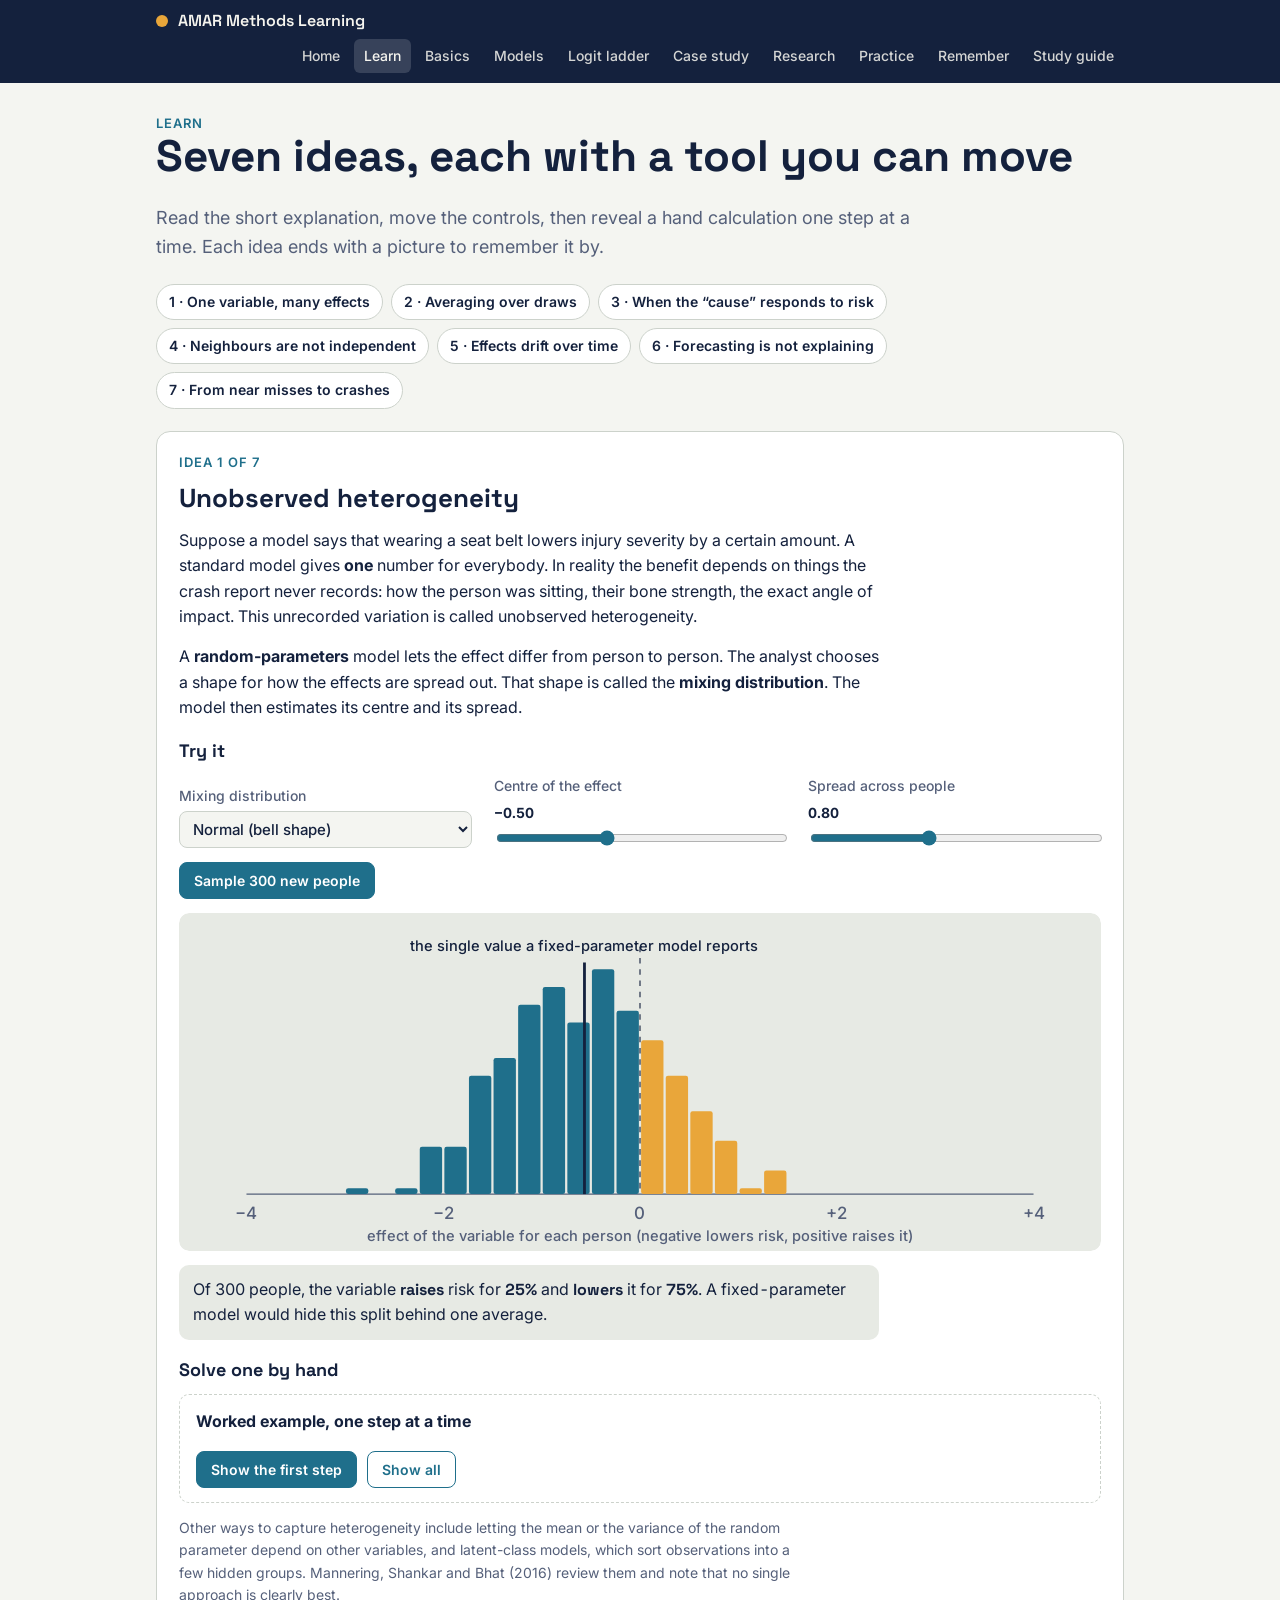
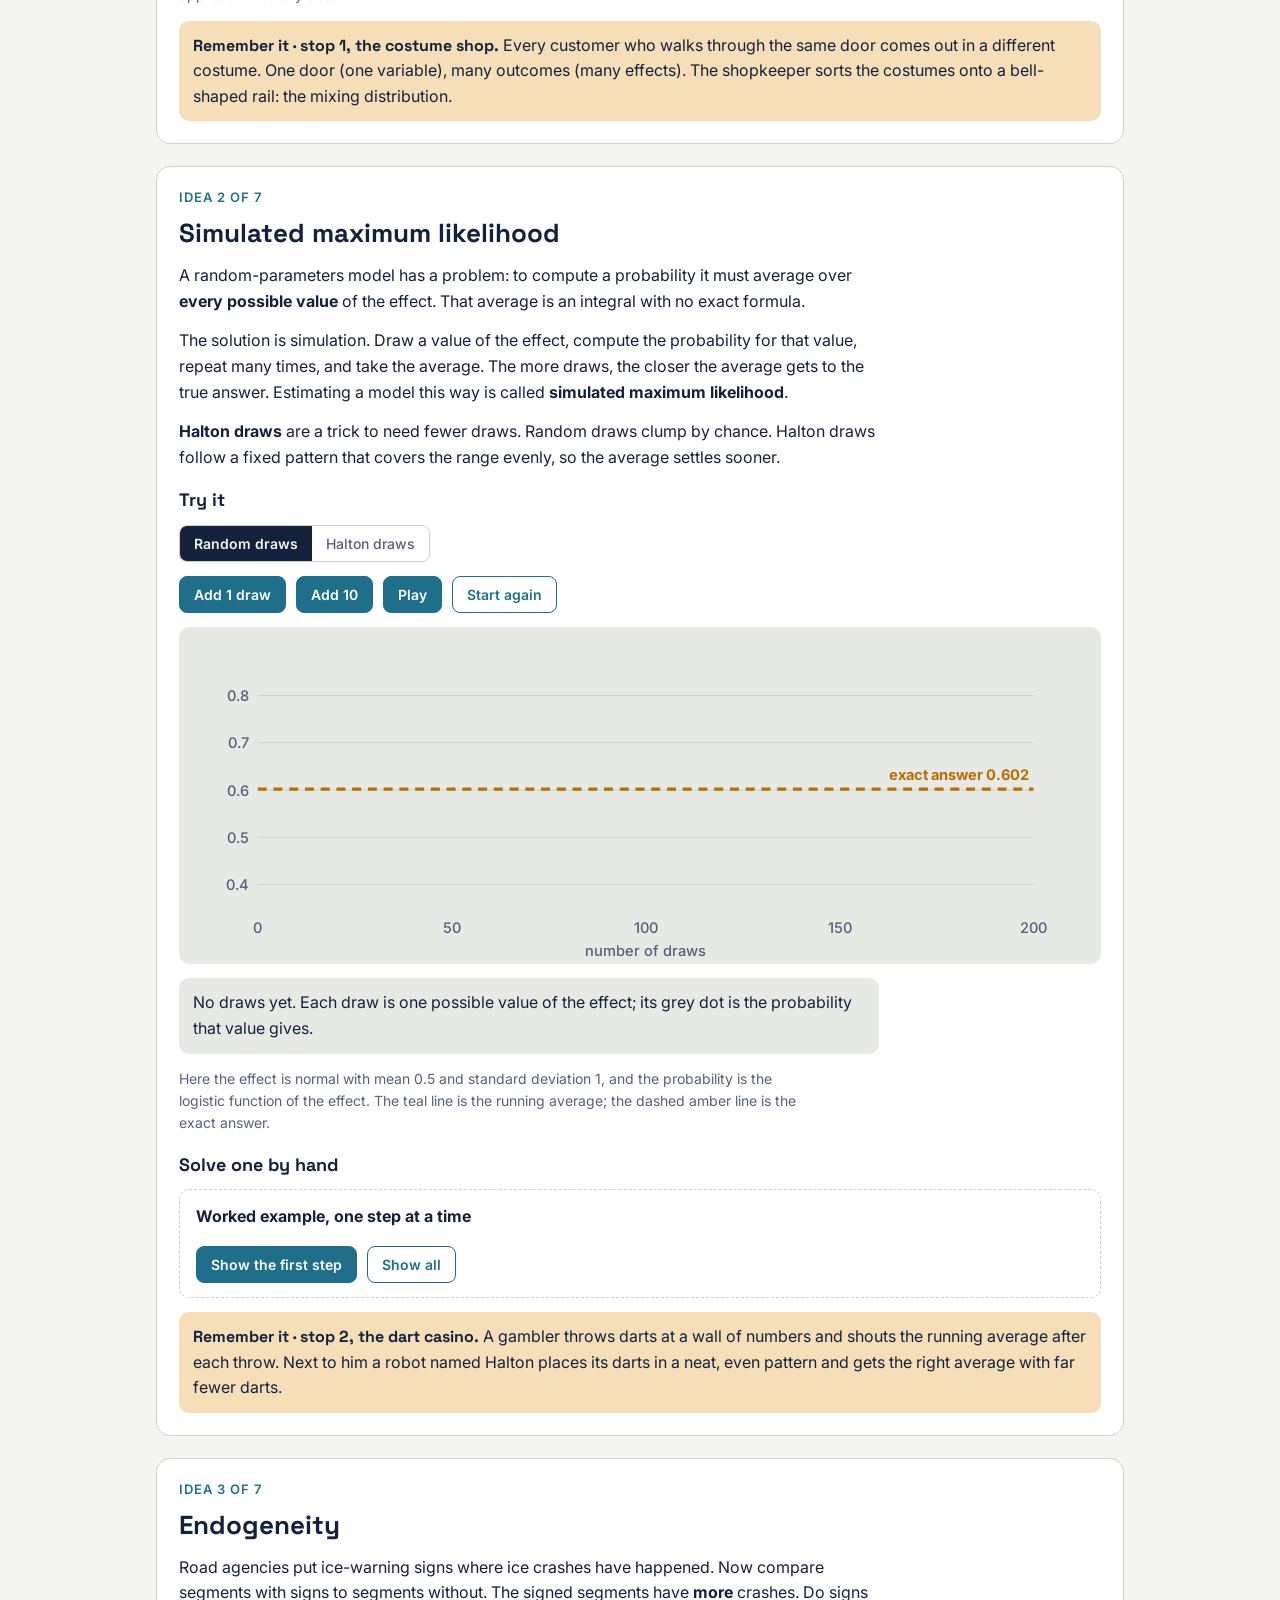
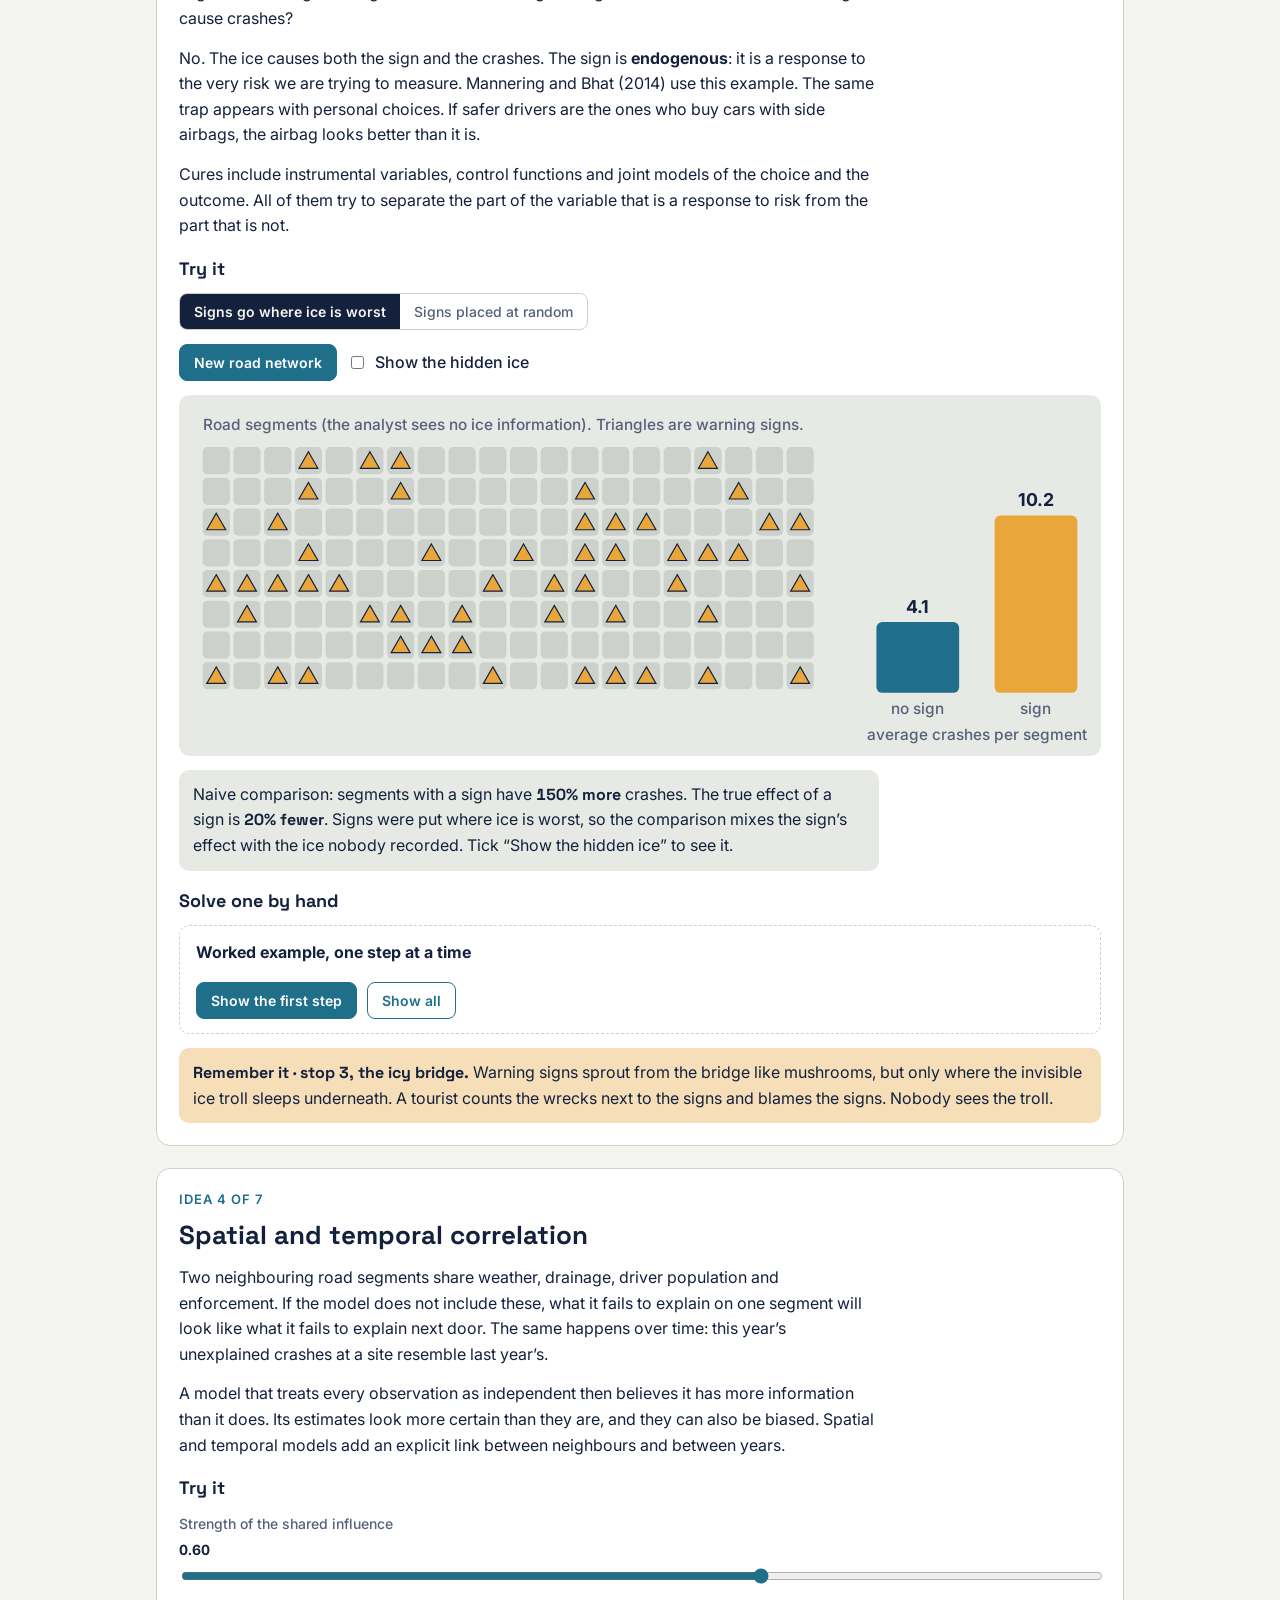
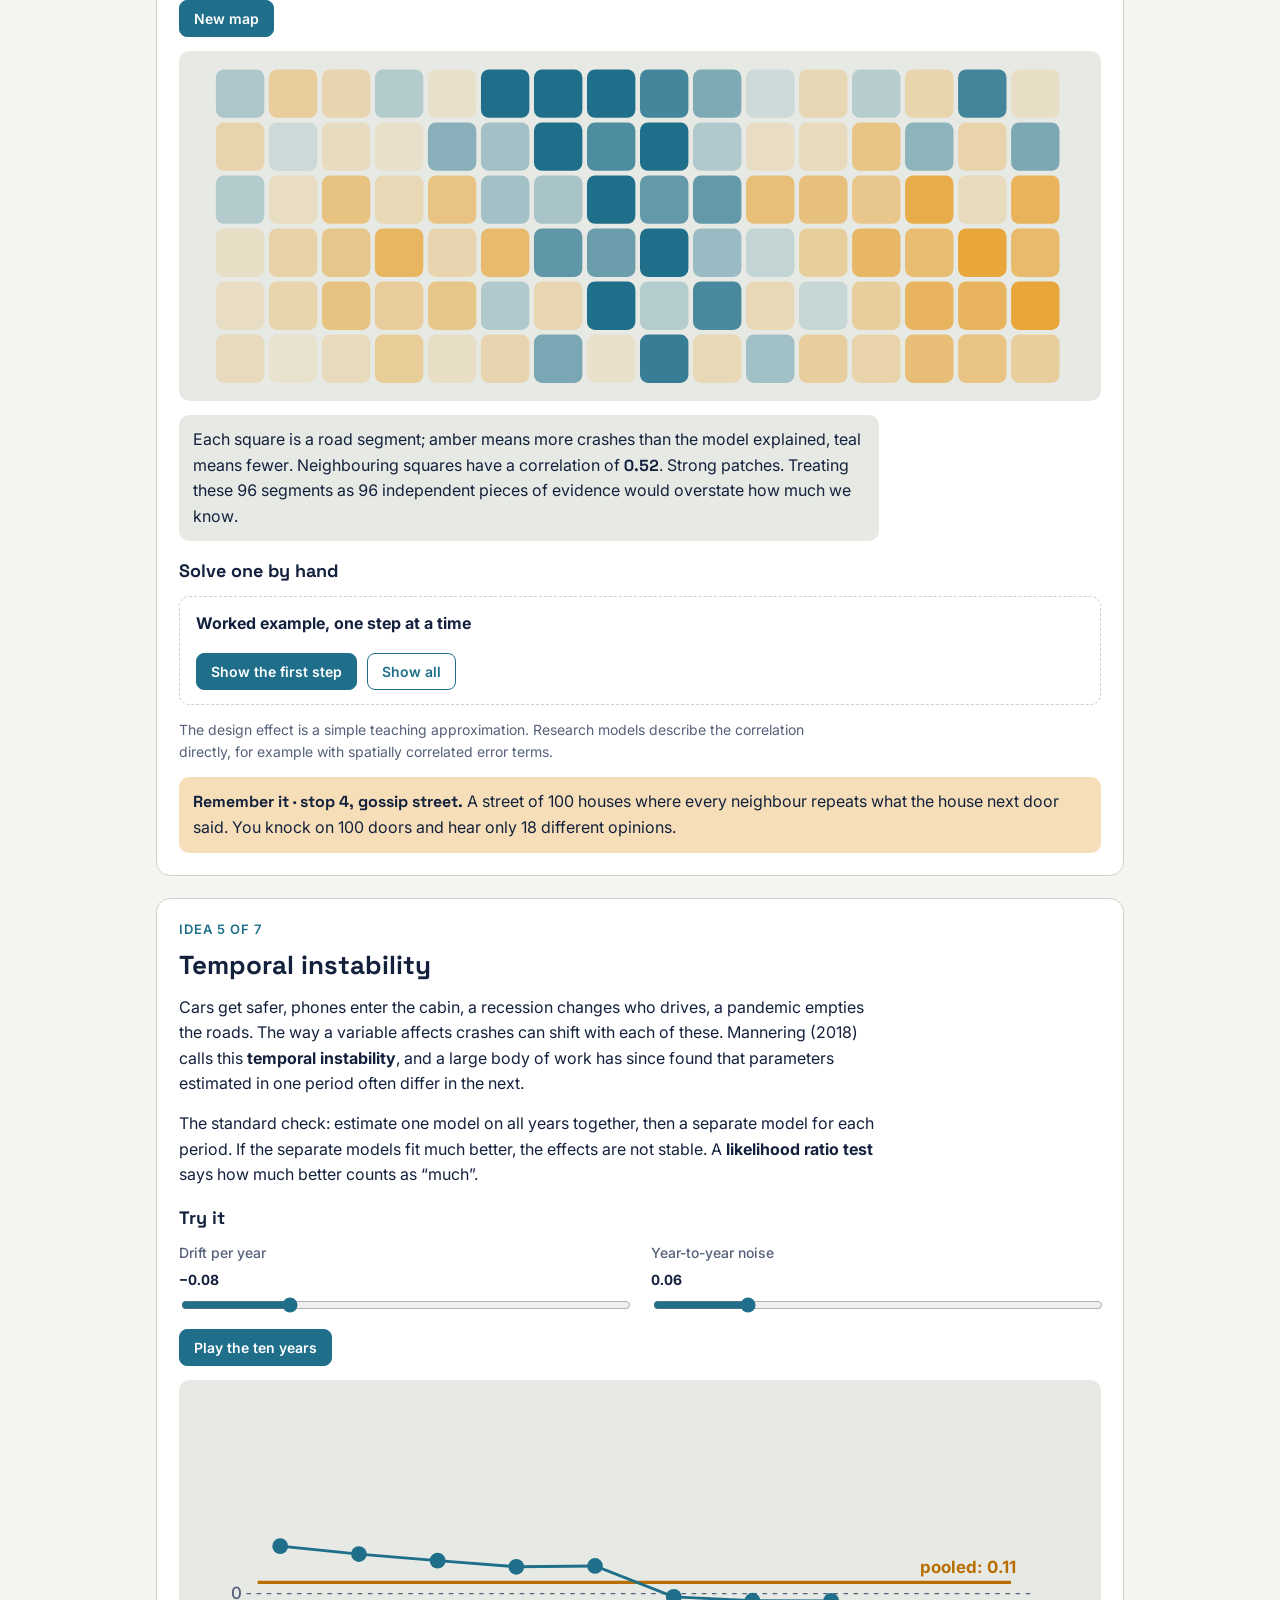
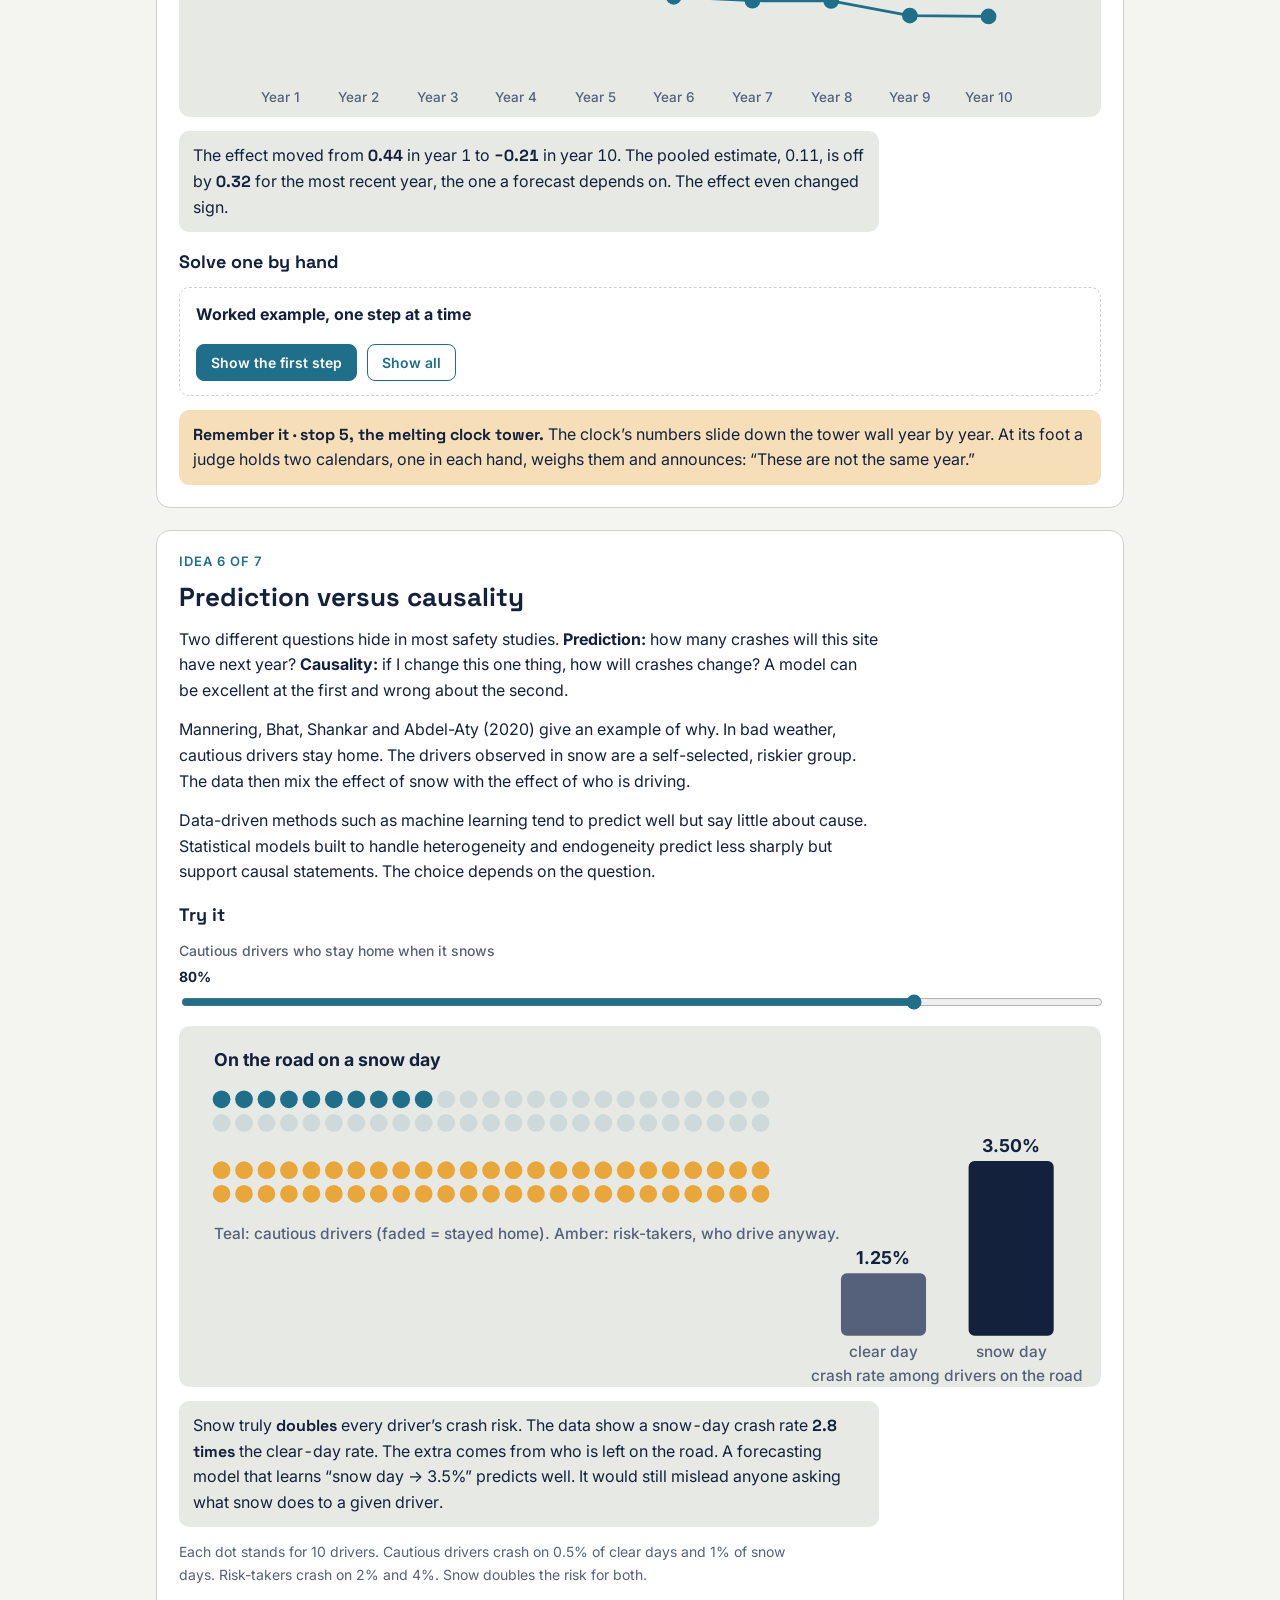
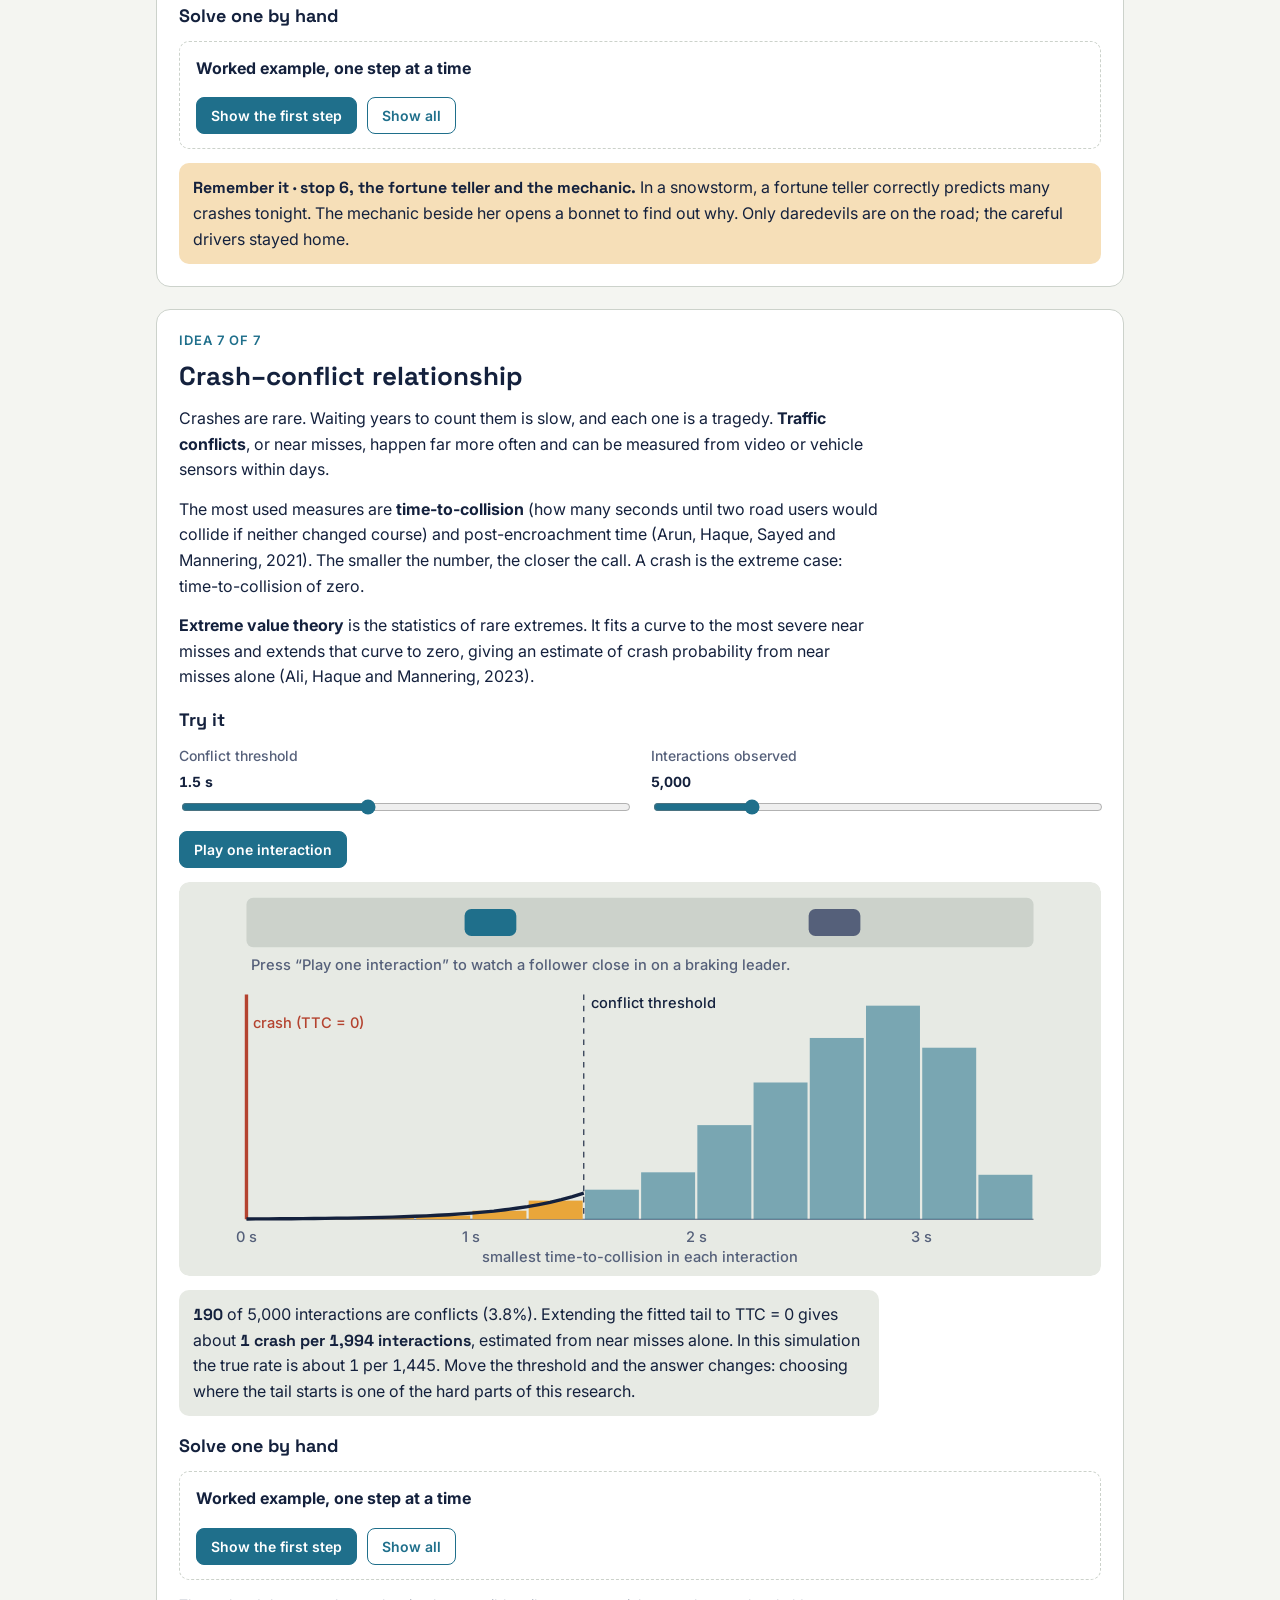
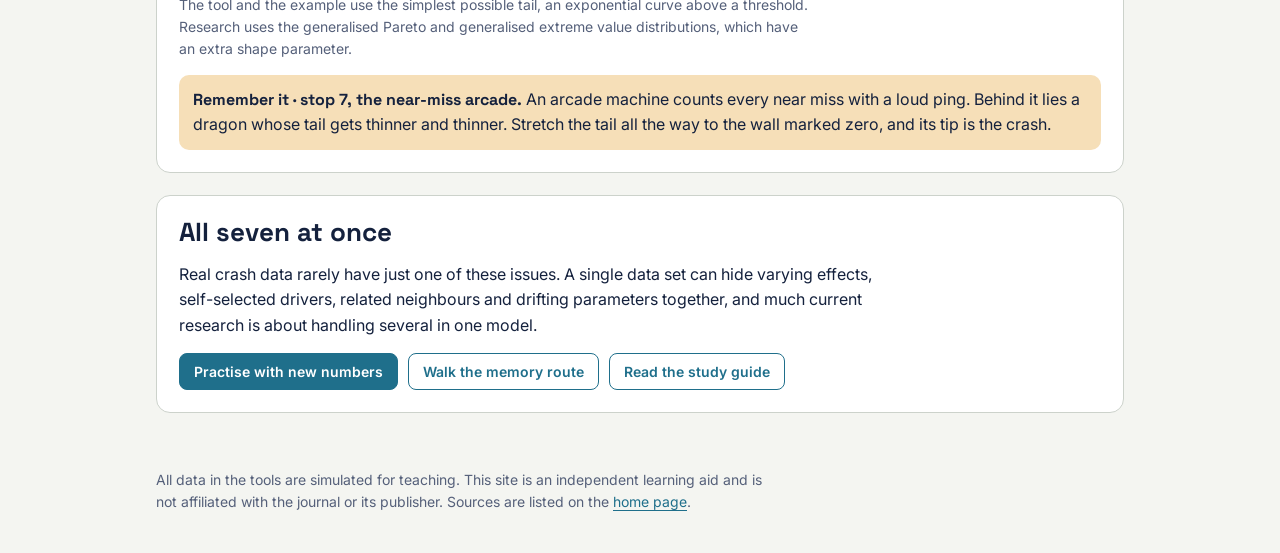
<file: docs/learn.html>
<!doctype html>
<html lang="en">
<head>
<meta charset="utf-8">
<meta name="viewport" content="width=device-width, initial-scale=1">
<title>Learn the seven ideas · AMAR Methods Learning</title>
<meta name="description" content="Beginner-friendly animations, interactive worked solutions, a study guide and memory techniques for the methods used in accident research.">
<link rel="preconnect" href="https://fonts.googleapis.com"><link rel="preconnect" href="https://fonts.gstatic.com" crossorigin>
<link rel="stylesheet" href="https://fonts.googleapis.com/css2?family=Inter:wght@400;500;600&family=Space+Grotesk:wght@500;600;700&display=swap">
<link rel="stylesheet" href="css/site.css">
</head>
<body>
<header class="band"><div class="in"><a class="brand" href="index.html"><i></i>AMAR Methods Learning</a><nav aria-label="Pages"><a href="index.html">Home</a><a href="learn.html" aria-current="page">Learn</a><a href="basics.html">Basics</a><a href="models.html">Models</a><a href="ladder.html">Logit ladder</a><a href="study.html">Case study</a><a href="research.html">Research</a><a href="practice.html">Practice</a><a href="memory.html">Remember</a><a href="viewer.html?doc=materials/AMAR_Methods_Study_Guide.pdf&mode=guide">Study guide</a></nav></div></header>
<main class="wrap">
<div><p class="eyebrow">Learn</p><h1>Seven ideas, each with a tool you can move</h1></div>
<p class="lede">Read the short explanation, move the controls, then reveal a hand calculation one step at a time. Each idea ends with a picture to remember it by.</p>
<nav class="jump" aria-label="Ideas"><a href="#heterogeneity">1 · One variable, many effects</a><a href="#simulation">2 · Averaging over draws</a><a href="#endogeneity">3 · When the “cause” responds to risk</a><a href="#space">4 · Neighbours are not independent</a><a href="#instability">5 · Effects drift over time</a><a href="#causality">6 · Forecasting is not explaining</a><a href="#conflicts">7 · From near misses to crashes</a></nav>

<section class="concept" id="heterogeneity">
<p class="eyebrow">Idea 1 of 7</p><h2>Unobserved heterogeneity</h2>
<p>Suppose a model says that wearing a seat belt lowers injury severity by a certain amount. A standard model gives <b>one</b> number for everybody. In reality the benefit depends on things the crash report never records: how the person was sitting, their bone strength, the exact angle of impact. This unrecorded variation is called unobserved heterogeneity.</p>
<p>A <b>random-parameters</b> model lets the effect differ from person to person. The analyst chooses a shape for how the effects are spread out. That shape is called the <b>mixing distribution</b>. The model then estimates its centre and its spread.</p>
<h3>Try it</h3>
<div class="ctl"><label>Mixing distribution<select id="h-dist"><option value="normal">Normal (bell shape)</option><option value="lognormal">Lognormal (one sign only)</option><option value="triangular">Triangular</option><option value="uniform">Uniform (flat)</option></select></label>
<label>Centre of the effect <b id="h-cv"></b><input type="range" id="h-c" min="-2" max="2" step="0.05" value="-0.5"></label><label>Spread across people <b id="h-sv"></b><input type="range" id="h-s" min="0" max="2" step="0.05" value="0.8"></label></div>
<div class="btns"><button class="go" id="h-go">Sample 300 new people</button></div>
<div class="scroll"><svg class="chart" id="h-svg" viewBox="0 0 820 300" role="img" aria-label="Histogram of the effect across 300 simulated people"></svg></div>
<p class="read" id="h-read" aria-live="polite"></p>
<h3>Solve one by hand</h3>
<div class="steps" data-steps='[&quot;A model estimates that the effect of a variable is normally distributed with mean \u22120.5 and standard deviation 0.8.&quot;, &quot;Question: for what share of people is the effect positive (the variable raises risk)?&quot;, &quot;Standardise zero: z = (0 \u2212 (\u22120.5)) \u00f7 0.8 = 0.625.&quot;, &quot;The share of a normal distribution below z = 0.625 is 0.734.&quot;, &quot;Share above zero = 1 \u2212 0.734 = 0.266. So for about &lt;b&gt;27%&lt;/b&gt; of people the variable raises risk, although the average effect is negative.&quot;, &quot;Check it in the tool: Normal, centre \u22120.50, spread 0.80. The amber share should be near 27%.&quot;]'><b>Worked example, one step at a time</b></div>
<p class="note">Other ways to capture heterogeneity include letting the mean or the variance of the random parameter depend on other variables, and latent-class models, which sort observations into a few hidden groups. Mannering, Shankar and Bhat (2016) review them and note that no single approach is clearly best.</p>
<div class="hook"><b>Remember it · stop 1, the costume shop.</b> Every customer who walks through the same door comes out in a different costume. One door (one variable), many outcomes (many effects). The shopkeeper sorts the costumes onto a bell-shaped rail: the mixing distribution.</div>
</section>

<section class="concept" id="simulation">
<p class="eyebrow">Idea 2 of 7</p><h2>Simulated maximum likelihood</h2>
<p>A random-parameters model has a problem: to compute a probability it must average over <b>every possible value</b> of the effect. That average is an integral with no exact formula.</p>
<p>The solution is simulation. Draw a value of the effect, compute the probability for that value, repeat many times, and take the average. The more draws, the closer the average gets to the true answer. Estimating a model this way is called <b>simulated maximum likelihood</b>.</p>
<p><b>Halton draws</b> are a trick to need fewer draws. Random draws clump by chance. Halton draws follow a fixed pattern that covers the range evenly, so the average settles sooner.</p>
<h3>Try it</h3>
<div class="seg" id="s-mode" role="group" aria-label="Type of draw"><button data-m="random" aria-pressed="true">Random draws</button><button data-m="halton" aria-pressed="false">Halton draws</button></div>
<div class="btns"><button class="go" id="s-1">Add 1 draw</button><button class="go" id="s-10">Add 10</button><button class="go" id="s-play">Play</button><button class="go ghost" id="s-reset">Start again</button></div>
<div class="scroll"><svg class="chart" id="s-svg" viewBox="0 0 820 300" role="img" aria-label="Running average of simulated probabilities approaching the exact answer"></svg></div>
<p class="read" id="s-read" aria-live="polite"></p>
<p class="note">Here the effect is normal with mean 0.5 and standard deviation 1, and the probability is the logistic function of the effect. The teal line is the running average; the dashed amber line is the exact answer.</p>
<h3>Solve one by hand</h3>
<div class="steps" data-steps='[&quot;A crash is severe with probability P = 1 \u00f7 (1 + e&lt;sup&gt;\u2212\u03b2&lt;/sup&gt;), and \u03b2 varies across people. We draw four values of \u03b2: \u22120.2, 0.3, 0.6 and 1.1.&quot;, &quot;\u03b2 = \u22120.2 gives P = 1 \u00f7 (1 + e&lt;sup&gt;0.2&lt;/sup&gt;) = 0.450.&quot;, &quot;\u03b2 = 0.3 gives P = 0.574.&quot;, &quot;\u03b2 = 0.6 gives P = 0.646.&quot;, &quot;\u03b2 = 1.1 gives P = 0.750.&quot;, &quot;Average: (0.450 + 0.574 + 0.646 + 0.750) \u00f7 4 = &lt;b&gt;0.605&lt;/b&gt;. That is the simulated probability with four draws. Real studies use hundreds or thousands of draws per observation.&quot;]'><b>Worked example, one step at a time</b></div>

<div class="hook"><b>Remember it · stop 2, the dart casino.</b> A gambler throws darts at a wall of numbers and shouts the running average after each throw. Next to him a robot named Halton places its darts in a neat, even pattern and gets the right average with far fewer darts.</div>
</section>

<section class="concept" id="endogeneity">
<p class="eyebrow">Idea 3 of 7</p><h2>Endogeneity</h2>
<p>Road agencies put ice-warning signs where ice crashes have happened. Now compare segments with signs to segments without. The signed segments have <b>more</b> crashes. Do signs cause crashes?</p>
<p>No. The ice causes both the sign and the crashes. The sign is <b>endogenous</b>: it is a response to the very risk we are trying to measure. Mannering and Bhat (2014) use this example. The same trap appears with personal choices. If safer drivers are the ones who buy cars with side airbags, the airbag looks better than it is.</p>
<p>Cures include instrumental variables, control functions and joint models of the choice and the outcome. All of them try to separate the part of the variable that is a response to risk from the part that is not.</p>
<h3>Try it</h3>
<div class="seg" id="e-mode" role="group" aria-label="How signs are placed"><button data-m="risk" aria-pressed="true">Signs go where ice is worst</button><button data-m="random" aria-pressed="false">Signs placed at random</button></div>
<div class="btns"><button class="go" id="e-run">New road network</button><label style="display:flex;gap:8px;align-items:center;font-weight:500"><input type="checkbox" id="e-ice"> Show the hidden ice</label></div>
<div class="scroll"><svg class="chart" id="e-svg" viewBox="0 0 780 305" role="img" aria-label="Grid of road segments with warning signs and a bar chart of average crashes with and without signs"></svg></div>
<p class="read" id="e-read" aria-live="polite"></p>
<h3>Solve one by hand</h3>
<div class="steps" data-steps='[&quot;100 icy segments would have 10 crashes each without a sign. 300 ordinary segments have 4 crashes each. A sign truly cuts crashes by 20%.&quot;, &quot;The agency puts signs on all 100 icy segments. Each now has 10 \u00d7 0.8 = 8 crashes.&quot;, &quot;The naive comparison: signed segments average 8, unsigned segments average 4.&quot;, &quot;8 \u00f7 4 = 2. Signs appear to &lt;b&gt;double&lt;/b&gt; crashes (+100%).&quot;, &quot;The truth is \u221220%. The entire difference comes from the ice, which the analyst never saw.&quot;, &quot;Now place signs at random in the tool. The two groups become alike in iciness and the comparison returns to about \u221220%.&quot;]'><b>Worked example, one step at a time</b></div>

<div class="hook"><b>Remember it · stop 3, the icy bridge.</b> Warning signs sprout from the bridge like mushrooms, but only where the invisible ice troll sleeps underneath. A tourist counts the wrecks next to the signs and blames the signs. Nobody sees the troll.</div>
</section>

<section class="concept" id="space">
<p class="eyebrow">Idea 4 of 7</p><h2>Spatial and temporal correlation</h2>
<p>Two neighbouring road segments share weather, drainage, driver population and enforcement. If the model does not include these, what it fails to explain on one segment will look like what it fails to explain next door. The same happens over time: this year’s unexplained crashes at a site resemble last year’s.</p>
<p>A model that treats every observation as independent then believes it has more information than it does. Its estimates look more certain than they are, and they can also be biased. Spatial and temporal models add an explicit link between neighbours and between years.</p>
<h3>Try it</h3>
<div class="ctl"><label>Strength of the shared influence <b id="p-rv"></b><input type="range" id="p-r" min="0" max="0.95" step="0.05" value="0.6"></label></div>
<div class="btns"><button class="go" id="p-new">New map</button></div>
<div class="scroll"><svg class="chart" id="p-svg" viewBox="0 0 800 304" role="img" aria-label="Map of 96 road segments coloured by unexplained crashes"></svg></div>
<p class="read" id="p-read" aria-live="polite"></p>
<h3>Solve one by hand</h3>
<div class="steps" data-steps='[&quot;You have 100 observations: 10 segments on each of 10 corridors. Segments on the same corridor have a correlation of 0.5.&quot;, &quot;A rule of thumb for clustered data, the design effect, is 1 + (m \u2212 1) \u00d7 \u03c1, where m is the cluster size and \u03c1 the correlation.&quot;, &quot;Design effect = 1 + (10 \u2212 1) \u00d7 0.5 = 5.5.&quot;, &quot;Effective number of independent observations = 100 \u00f7 5.5 \u2248 &lt;b&gt;18&lt;/b&gt;.&quot;, &quot;So the 100 observations carry about as much information as 18 independent ones. A model that ignores this reports standard errors that are far too small.&quot;]'><b>Worked example, one step at a time</b></div>
<p class="note">The design effect is a simple teaching approximation. Research models describe the correlation directly, for example with spatially correlated error terms.</p>
<div class="hook"><b>Remember it · stop 4, gossip street.</b> A street of 100 houses where every neighbour repeats what the house next door said. You knock on 100 doors and hear only 18 different opinions.</div>
</section>

<section class="concept" id="instability">
<p class="eyebrow">Idea 5 of 7</p><h2>Temporal instability</h2>
<p>Cars get safer, phones enter the cabin, a recession changes who drives, a pandemic empties the roads. The way a variable affects crashes can shift with each of these. Mannering (2018) calls this <b>temporal instability</b>, and a large body of work has since found that parameters estimated in one period often differ in the next.</p>
<p>The standard check: estimate one model on all years together, then a separate model for each period. If the separate models fit much better, the effects are not stable. A <b>likelihood ratio test</b> says how much better counts as “much”.</p>
<h3>Try it</h3>
<div class="ctl"><label>Drift per year <b id="t-dv"></b><input type="range" id="t-d" min="-0.15" max="0.15" step="0.01" value="-0.08"></label><label>Year-to-year noise <b id="t-nv"></b><input type="range" id="t-n" min="0" max="0.3" step="0.01" value="0.06"></label></div>
<div class="btns"><button class="go" id="t-play">Play the ten years</button></div>
<div class="scroll"><svg class="chart" id="t-svg" viewBox="0 0 820 300" role="img" aria-label="Estimated effect of one variable in each of ten years, with the pooled estimate"></svg></div>
<p class="read" id="t-read" aria-live="polite"></p>
<h3>Solve one by hand</h3>
<div class="steps" data-steps='[&quot;A model with 12 parameters is estimated three times. All years together: log-likelihood \u22121,250. Years 2019\u20132021 only: \u2212600. Years 2022\u20132024 only: \u2212620.&quot;, &quot;Add the two separate log-likelihoods: \u2212600 + (\u2212620) = \u22121,220.&quot;, &quot;Test statistic = \u22122 \u00d7 [pooled \u2212 separate] = \u22122 \u00d7 [\u22121,250 \u2212 (\u22121,220)] = \u22122 \u00d7 (\u221230) = 60.&quot;, &quot;Degrees of freedom: the two separate models have 24 parameters, the pooled model 12. Difference = 12.&quot;, &quot;The 5% critical value of chi-square with 12 degrees of freedom is 21.03.&quot;, &quot;60 is far above 21.03. &lt;b&gt;Reject stability&lt;/b&gt;: the two periods need different parameters, and a single pooled model would mislead.&quot;]'><b>Worked example, one step at a time</b></div>

<div class="hook"><b>Remember it · stop 5, the melting clock tower.</b> The clock’s numbers slide down the tower wall year by year. At its foot a judge holds two calendars, one in each hand, weighs them and announces: “These are not the same year.”</div>
</section>

<section class="concept" id="causality">
<p class="eyebrow">Idea 6 of 7</p><h2>Prediction versus causality</h2>
<p>Two different questions hide in most safety studies. <b>Prediction:</b> how many crashes will this site have next year? <b>Causality:</b> if I change this one thing, how will crashes change? A model can be excellent at the first and wrong about the second.</p>
<p>Mannering, Bhat, Shankar and Abdel-Aty (2020) give an example of why. In bad weather, cautious drivers stay home. The drivers observed in snow are a self-selected, riskier group. The data then mix the effect of snow with the effect of who is driving.</p>
<p>Data-driven methods such as machine learning tend to predict well but say little about cause. Statistical models built to handle heterogeneity and endogeneity predict less sharply but support causal statements. The choice depends on the question.</p>
<h3>Try it</h3>
<div class="ctl"><label>Cautious drivers who stay home when it snows <b id="pc-hv"></b><input type="range" id="pc-h" min="0" max="100" step="5" value="80"></label></div>
<div class="scroll"><svg class="chart" id="pc-svg" viewBox="0 0 780 305" role="img" aria-label="Drivers on the road on a snow day and crash rates on clear and snow days"></svg></div>
<p class="read" id="pc-read" aria-live="polite"></p>
<p class="note">Each dot stands for 10 drivers. Cautious drivers crash on 0.5% of clear days and 1% of snow days. Risk-takers crash on 2% and 4%. Snow doubles the risk for both.</p>
<h3>Solve one by hand</h3>
<div class="steps" data-steps='[&quot;500 cautious drivers: crash risk 0.5% on a clear day, 1% in snow. 500 risk-takers: 2% clear, 4% snow. For every driver, snow doubles the risk.&quot;, &quot;Clear day, everyone drives: 500 \u00d7 0.5% + 500 \u00d7 2% = 2.5 + 10 = 12.5 crashes among 1,000 drivers. Rate = 1.25%.&quot;, &quot;Snow day: 80% of cautious drivers stay home, so 100 cautious and 500 risk-takers are on the road.&quot;, &quot;Crashes in snow: 100 \u00d7 1% + 500 \u00d7 4% = 1 + 20 = 21 among 600 drivers. Rate = 3.5%.&quot;, &quot;The data say 3.5% \u00f7 1.25% = &lt;b&gt;2.8 times&lt;/b&gt;. The causal effect of snow is &lt;b&gt;2 times&lt;/b&gt;.&quot;, &quot;For forecasting tomorrow\u2019s snow-day crashes, 3.5% is the right number. For judging what snow does to a driver, or what a snow-related countermeasure could achieve, it is the wrong one.&quot;]'><b>Worked example, one step at a time</b></div>

<div class="hook"><b>Remember it · stop 6, the fortune teller and the mechanic.</b> In a snowstorm, a fortune teller correctly predicts many crashes tonight. The mechanic beside her opens a bonnet to find out why. Only daredevils are on the road; the careful drivers stayed home.</div>
</section>

<section class="concept" id="conflicts">
<p class="eyebrow">Idea 7 of 7</p><h2>Crash–conflict relationship</h2>
<p>Crashes are rare. Waiting years to count them is slow, and each one is a tragedy. <b>Traffic conflicts</b>, or near misses, happen far more often and can be measured from video or vehicle sensors within days.</p>
<p>The most used measures are <b>time-to-collision</b> (how many seconds until two road users would collide if neither changed course) and post-encroachment time (Arun, Haque, Sayed and Mannering, 2021). The smaller the number, the closer the call. A crash is the extreme case: time-to-collision of zero.</p>
<p><b>Extreme value theory</b> is the statistics of rare extremes. It fits a curve to the most severe near misses and extends that curve to zero, giving an estimate of crash probability from near misses alone (Ali, Haque and Mannering, 2023).</p>
<h3>Try it</h3>
<div class="ctl"><label>Conflict threshold <b id="c-uv"></b><input type="range" id="c-u" min="0.8" max="2.5" step="0.1" value="1.5"></label><label>Interactions observed <b id="c-nv"></b><input type="range" id="c-n" min="1000" max="20000" step="1000" value="5000"></label></div>
<div class="btns"><button class="go" id="c-play">Play one interaction</button></div>
<div class="scroll"><svg class="chart" id="c-svg" viewBox="0 0 820 350" role="img" aria-label="Two cars closing in, and a histogram of time-to-collision with a fitted tail extended to zero"></svg></div>
<p class="read" id="c-read" aria-live="polite"></p>
<h3>Solve one by hand</h3>
<div class="steps" data-steps='[&quot;A camera records 5,000 interactions. In 200 of them the time-to-collision drops below a threshold of 1.5 seconds. These are the conflicts.&quot;, &quot;Share of interactions that are conflicts: 200 \u00f7 5,000 = 0.04.&quot;, &quot;Among the conflicts, the average distance below the threshold is 0.25 s. A simple tail model says the chance of going at least x below the threshold is e&lt;sup&gt;\u2212x \u00f7 0.25&lt;/sup&gt;.&quot;, &quot;A crash means going the full 1.5 s below the threshold: e&lt;sup&gt;\u22121.5 \u00f7 0.25&lt;/sup&gt; = e&lt;sup&gt;\u22126&lt;/sup&gt; = 0.00248.&quot;, &quot;Crash probability per interaction = 0.04 \u00d7 0.00248 = 0.0000992.&quot;, &quot;That is about &lt;b&gt;1 crash per 10,100 interactions&lt;/b&gt;, estimated without observing a single crash.&quot;]'><b>Worked example, one step at a time</b></div>
<p class="note">The tool and the example use the simplest possible tail, an exponential curve above a threshold. Research uses the generalised Pareto and generalised extreme value distributions, which have an extra shape parameter.</p>
<div class="hook"><b>Remember it · stop 7, the near-miss arcade.</b> An arcade machine counts every near miss with a loud ping. Behind it lies a dragon whose tail gets thinner and thinner. Stretch the tail all the way to the wall marked zero, and its tip is the crash.</div>
</section>

<section class="concept"><h2>All seven at once</h2><p>Real crash data rarely have just one of these issues. A single data set can hide varying effects, self-selected drivers, related neighbours and drifting parameters together, and much current research is about handling several in one model.</p>
<div class="btns"><a class="btn" href="practice.html">Practise with new numbers</a><a class="btn ghost" href="memory.html">Walk the memory route</a><a class="btn ghost" href="viewer.html?doc=materials/AMAR_Methods_Study_Guide.pdf&mode=guide">Read the study guide</a></div></section>
</main>
<footer class="site"><p>All data in the tools are simulated for teaching. This site is an independent learning aid and is not affiliated with the journal or its publisher. Sources are listed on the <a href="index.html#sources">home page</a>.</p></footer>
<script src="js/common.js"></script>
<script src="js/learn.js"></script>
</body>
</html>
</file>
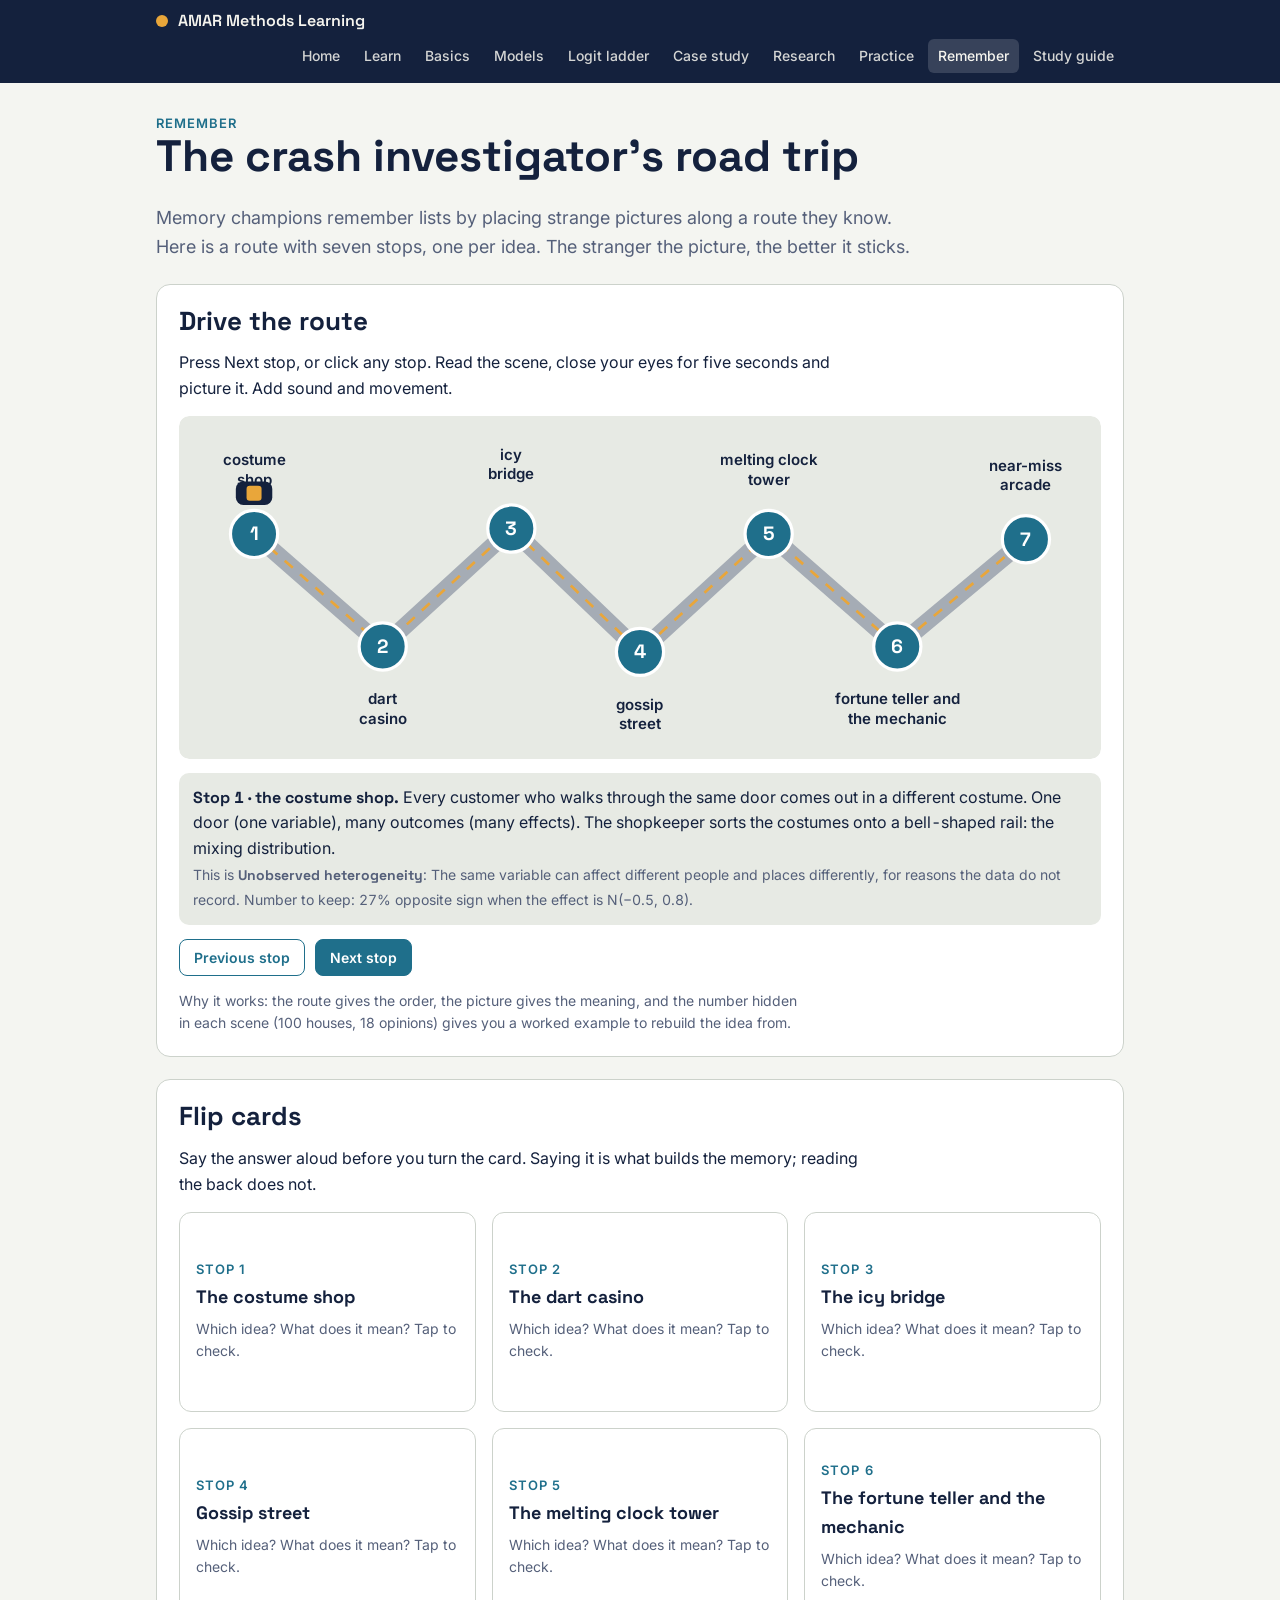
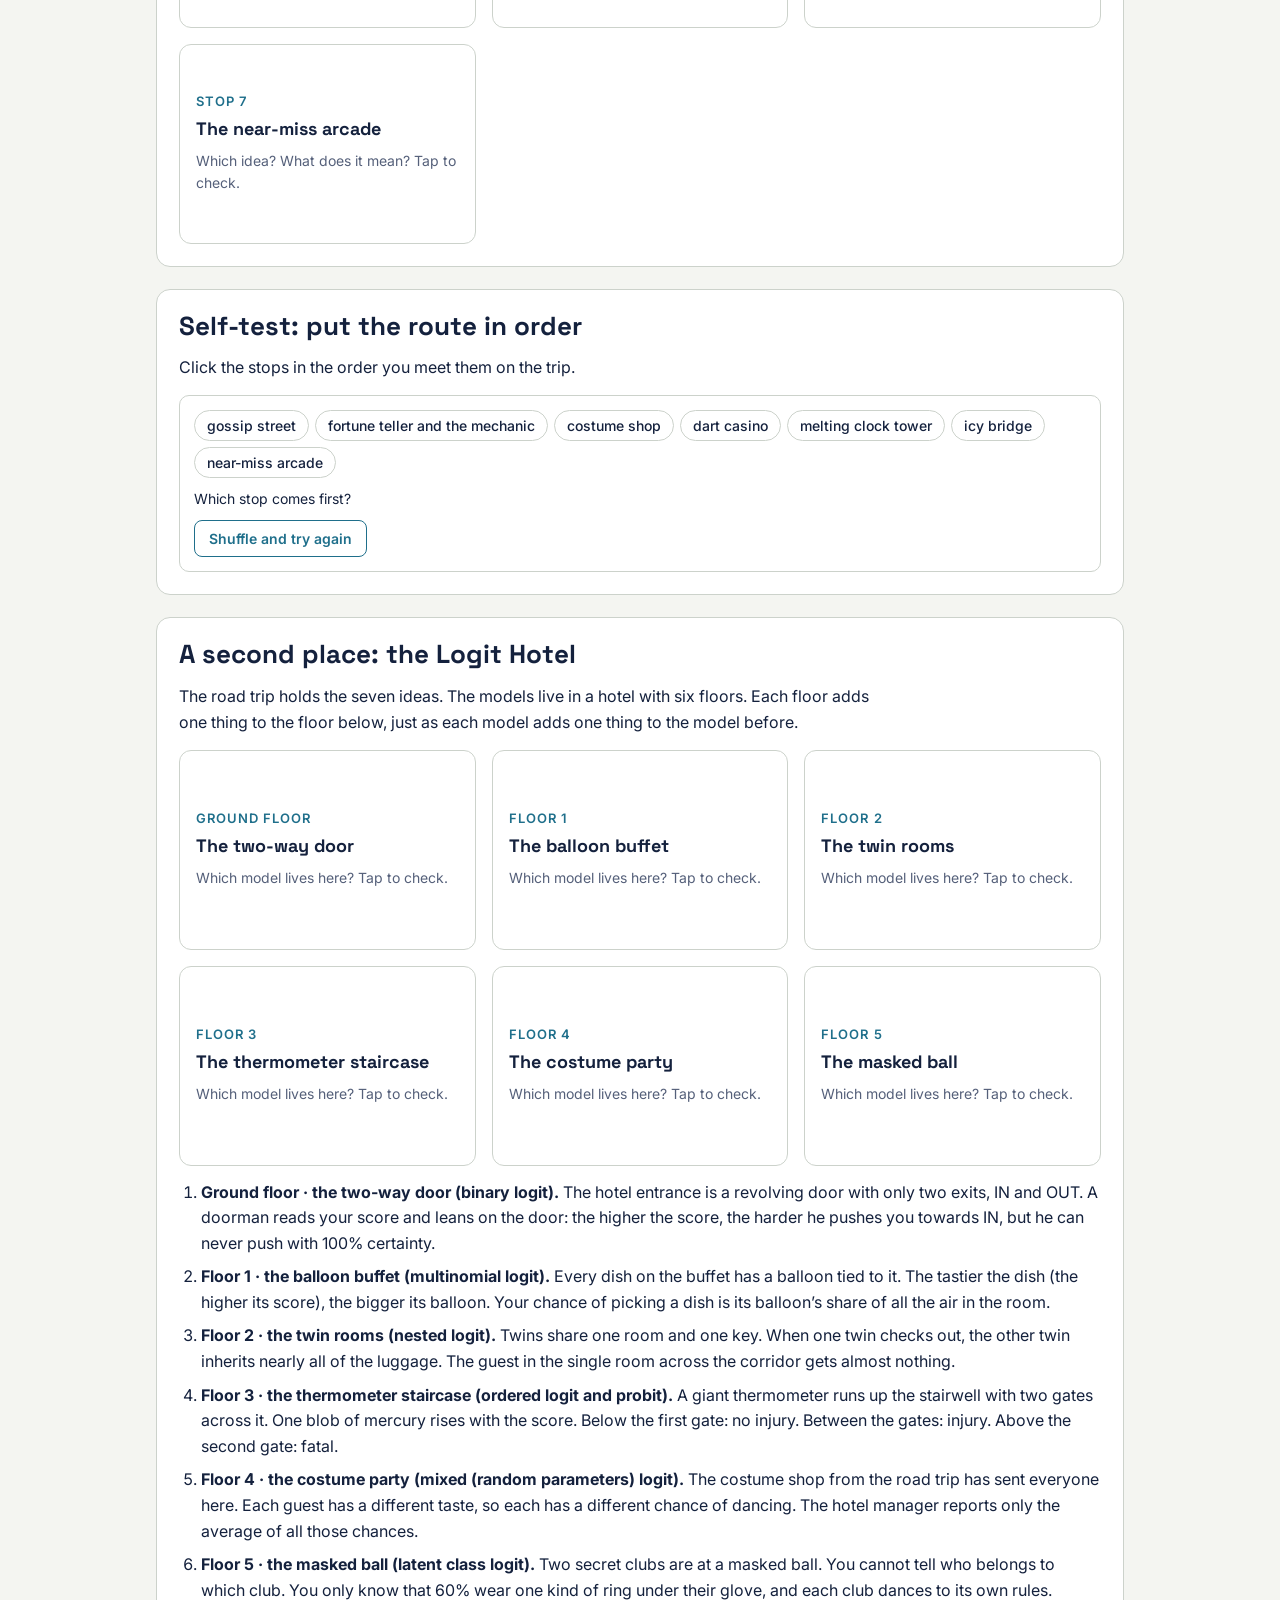
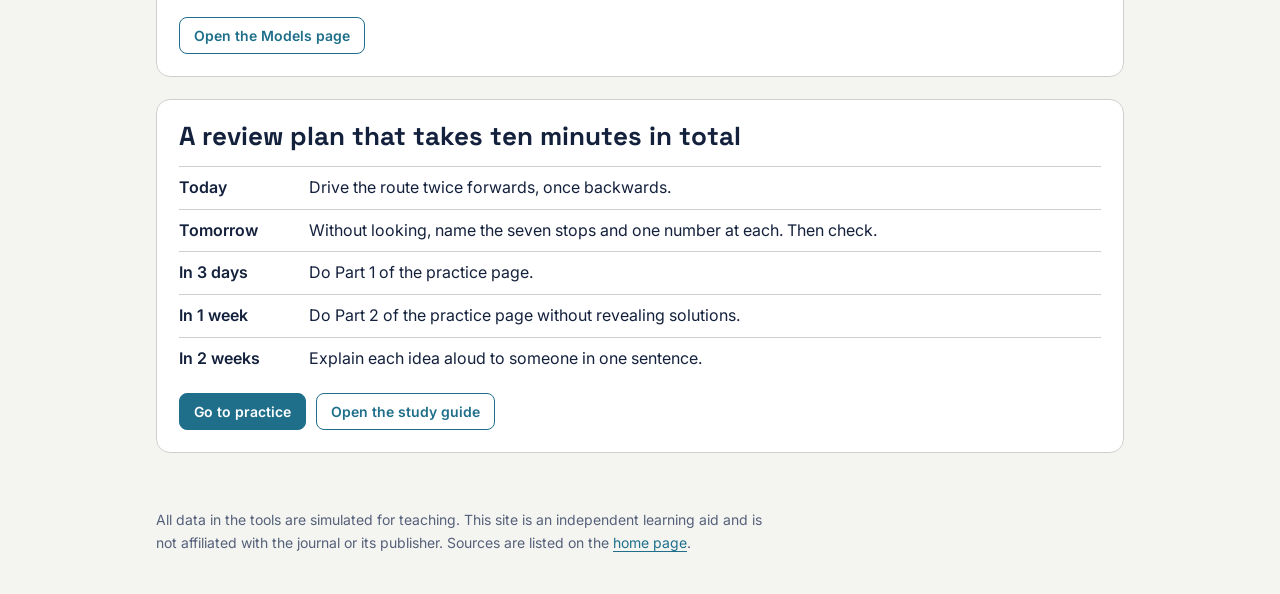
<file: docs/memory.html>
<!doctype html>
<html lang="en">
<head>
<meta charset="utf-8">
<meta name="viewport" content="width=device-width, initial-scale=1">
<title>Memory route · AMAR Methods Learning</title>
<meta name="description" content="Beginner-friendly animations, interactive worked solutions, a study guide and memory techniques for the methods used in accident research.">
<link rel="preconnect" href="https://fonts.googleapis.com"><link rel="preconnect" href="https://fonts.gstatic.com" crossorigin>
<link rel="stylesheet" href="https://fonts.googleapis.com/css2?family=Inter:wght@400;500;600&family=Space+Grotesk:wght@500;600;700&display=swap">
<link rel="stylesheet" href="css/site.css">
</head>
<body>
<header class="band"><div class="in"><a class="brand" href="index.html"><i></i>AMAR Methods Learning</a><nav aria-label="Pages"><a href="index.html">Home</a><a href="learn.html">Learn</a><a href="basics.html">Basics</a><a href="models.html">Models</a><a href="ladder.html">Logit ladder</a><a href="study.html">Case study</a><a href="research.html">Research</a><a href="practice.html">Practice</a><a href="memory.html" aria-current="page">Remember</a><a href="viewer.html?doc=materials/AMAR_Methods_Study_Guide.pdf&mode=guide">Study guide</a></nav></div></header>
<main class="wrap">
<div><p class="eyebrow">Remember</p><h1>The crash investigator’s road trip</h1></div>
<p class="lede">Memory champions remember lists by placing strange pictures along a route they know. Here is a route with seven stops, one per idea. The stranger the picture, the better it sticks.</p>
<section class="concept"><h2>Drive the route</h2>
<p>Press Next stop, or click any stop. Read the scene, close your eyes for five seconds and picture it. Add sound and movement.</p>
<div class="scroll"><svg class="chart" id="route" viewBox="0 0 860 320" role="img" aria-label="A road with seven numbered stops"><path d="M70,110 L190,215 L310,105 L430,220 L550,110 L670,215 L790,115" fill="none" stroke="var(--muted)" stroke-width="16" stroke-linecap="round" stroke-linejoin="round" opacity=".45"/><path d="M70,110 L190,215 L310,105 L430,220 L550,110 L670,215 L790,115" fill="none" stroke="var(--amber-fill)" stroke-width="2.5" stroke-dasharray="10 9"/><g id="car"><rect x="-17" y="-11" width="34" height="22" rx="7" fill="var(--fg)"/><rect x="-7" y="-7" width="14" height="14" rx="3" fill="var(--amber-fill)"/></g><g class="stop" data-i="0" tabindex="0" role="button" aria-label="Stop 1: the costume shop" style="cursor:pointer"><circle cx="70" cy="110" r="22" fill="var(--accent)" stroke="var(--surface)" stroke-width="3"/><text x="70" y="116" text-anchor="middle" font-size="18" font-weight="700" font-family="Space Grotesk,sans-serif" fill="var(--accent-fg)">1</text><text x="70" y="46" text-anchor="middle" font-size="14" font-weight="600" font-family="Inter,sans-serif" fill="var(--fg)">costume</text><text x="70" y="64" text-anchor="middle" font-size="14" font-weight="600" font-family="Inter,sans-serif" fill="var(--fg)">shop</text></g><g class="stop" data-i="1" tabindex="0" role="button" aria-label="Stop 2: the dart casino" style="cursor:pointer"><circle cx="190" cy="215" r="22" fill="var(--accent)" stroke="var(--surface)" stroke-width="3"/><text x="190" y="221" text-anchor="middle" font-size="18" font-weight="700" font-family="Space Grotesk,sans-serif" fill="var(--accent-fg)">2</text><text x="190" y="269" text-anchor="middle" font-size="14" font-weight="600" font-family="Inter,sans-serif" fill="var(--fg)">dart</text><text x="190" y="287" text-anchor="middle" font-size="14" font-weight="600" font-family="Inter,sans-serif" fill="var(--fg)">casino</text></g><g class="stop" data-i="2" tabindex="0" role="button" aria-label="Stop 3: the icy bridge" style="cursor:pointer"><circle cx="310" cy="105" r="22" fill="var(--accent)" stroke="var(--surface)" stroke-width="3"/><text x="310" y="111" text-anchor="middle" font-size="18" font-weight="700" font-family="Space Grotesk,sans-serif" fill="var(--accent-fg)">3</text><text x="310" y="41" text-anchor="middle" font-size="14" font-weight="600" font-family="Inter,sans-serif" fill="var(--fg)">icy</text><text x="310" y="59" text-anchor="middle" font-size="14" font-weight="600" font-family="Inter,sans-serif" fill="var(--fg)">bridge</text></g><g class="stop" data-i="3" tabindex="0" role="button" aria-label="Stop 4: gossip street" style="cursor:pointer"><circle cx="430" cy="220" r="22" fill="var(--accent)" stroke="var(--surface)" stroke-width="3"/><text x="430" y="226" text-anchor="middle" font-size="18" font-weight="700" font-family="Space Grotesk,sans-serif" fill="var(--accent-fg)">4</text><text x="430" y="274" text-anchor="middle" font-size="14" font-weight="600" font-family="Inter,sans-serif" fill="var(--fg)">gossip</text><text x="430" y="292" text-anchor="middle" font-size="14" font-weight="600" font-family="Inter,sans-serif" fill="var(--fg)">street</text></g><g class="stop" data-i="4" tabindex="0" role="button" aria-label="Stop 5: the melting clock tower" style="cursor:pointer"><circle cx="550" cy="110" r="22" fill="var(--accent)" stroke="var(--surface)" stroke-width="3"/><text x="550" y="116" text-anchor="middle" font-size="18" font-weight="700" font-family="Space Grotesk,sans-serif" fill="var(--accent-fg)">5</text><text x="550" y="46" text-anchor="middle" font-size="14" font-weight="600" font-family="Inter,sans-serif" fill="var(--fg)">melting clock</text><text x="550" y="64" text-anchor="middle" font-size="14" font-weight="600" font-family="Inter,sans-serif" fill="var(--fg)">tower</text></g><g class="stop" data-i="5" tabindex="0" role="button" aria-label="Stop 6: the fortune teller and the mechanic" style="cursor:pointer"><circle cx="670" cy="215" r="22" fill="var(--accent)" stroke="var(--surface)" stroke-width="3"/><text x="670" y="221" text-anchor="middle" font-size="18" font-weight="700" font-family="Space Grotesk,sans-serif" fill="var(--accent-fg)">6</text><text x="670" y="269" text-anchor="middle" font-size="14" font-weight="600" font-family="Inter,sans-serif" fill="var(--fg)">fortune teller and</text><text x="670" y="287" text-anchor="middle" font-size="14" font-weight="600" font-family="Inter,sans-serif" fill="var(--fg)">the mechanic</text></g><g class="stop" data-i="6" tabindex="0" role="button" aria-label="Stop 7: the near-miss arcade" style="cursor:pointer"><circle cx="790" cy="115" r="22" fill="var(--accent)" stroke="var(--surface)" stroke-width="3"/><text x="790" y="121" text-anchor="middle" font-size="18" font-weight="700" font-family="Space Grotesk,sans-serif" fill="var(--accent-fg)">7</text><text x="790" y="51" text-anchor="middle" font-size="14" font-weight="600" font-family="Inter,sans-serif" fill="var(--fg)">near-miss</text><text x="790" y="69" text-anchor="middle" font-size="14" font-weight="600" font-family="Inter,sans-serif" fill="var(--fg)">arcade</text></g></svg></div>
<div class="read" id="scene" aria-live="polite"></div>
<div class="btns"><button class="go ghost" id="prev">Previous stop</button><button class="go" id="next">Next stop</button></div>
<p class="note">Why it works: the route gives the order, the picture gives the meaning, and the number hidden in each scene (100 houses, 18 opinions) gives you a worked example to rebuild the idea from.</p></section>
<section class="concept"><h2>Flip cards</h2><p>Say the answer aloud before you turn the card. Saying it is what builds the memory; reading the back does not.</p>
<div class="grid"><button class="flash" aria-pressed="false"><span class="in"><span class="f"><span class="eyebrow">Stop 1</span><b>The costume shop</b><span class="note">Which idea? What does it mean? Tap to check.</span></span><span class="b"><b>Unobserved heterogeneity</b><span>The same variable can affect different people and places differently, for reasons the data do not record.</span><span class="note">Number to rebuild it: 27% opposite sign when the effect is N(−0.5, 0.8).</span></span></span></button><button class="flash" aria-pressed="false"><span class="in"><span class="f"><span class="eyebrow">Stop 2</span><b>The dart casino</b><span class="note">Which idea? What does it mean? Tap to check.</span></span><span class="b"><b>Simulated maximum likelihood</b><span>When a formula has no exact answer, draw many possible values, compute the result for each and average.</span><span class="note">Number to rebuild it: four draws average to 0.605; Halton needs fewer.</span></span></span></button><button class="flash" aria-pressed="false"><span class="in"><span class="f"><span class="eyebrow">Stop 3</span><b>The icy bridge</b><span class="note">Which idea? What does it mean? Tap to check.</span></span><span class="b"><b>Endogeneity</b><span>A variable is endogenous when something unseen drives both it and the outcome, so a plain comparison is misleading.</span><span class="note">Number to rebuild it: signs look like +100% when the truth is −20%.</span></span></span></button><button class="flash" aria-pressed="false"><span class="in"><span class="f"><span class="eyebrow">Stop 4</span><b>Gossip street</b><span class="note">Which idea? What does it mean? Tap to check.</span></span><span class="b"><b>Spatial and temporal correlation</b><span>Sites that are close together, and the same site in consecutive years, share influences the data do not record.</span><span class="note">Number to rebuild it: 100 observations worth 18.</span></span></span></button><button class="flash" aria-pressed="false"><span class="in"><span class="f"><span class="eyebrow">Stop 5</span><b>The melting clock tower</b><span class="note">Which idea? What does it mean? Tap to check.</span></span><span class="b"><b>Temporal instability</b><span>The effect of a variable can change from one period to the next, so a model built on old years may not describe today.</span><span class="note">Number to rebuild it: test statistic 60 against 21.03.</span></span></span></button><button class="flash" aria-pressed="false"><span class="in"><span class="f"><span class="eyebrow">Stop 6</span><b>The fortune teller and the mechanic</b><span class="note">Which idea? What does it mean? Tap to check.</span></span><span class="b"><b>Prediction versus causality</b><span>A model can forecast well without telling you what would happen if you changed something.</span><span class="note">Number to rebuild it: data say 2.8 times, truth is 2 times.</span></span></span></button><button class="flash" aria-pressed="false"><span class="in"><span class="f"><span class="eyebrow">Stop 7</span><b>The near-miss arcade</b><span class="note">Which idea? What does it mean? Tap to check.</span></span><span class="b"><b>Crash–conflict relationship</b><span>Near misses are far more common than crashes; with the right statistics they can be used to estimate crash risk.</span><span class="note">Number to rebuild it: 0.04 × e⁻⁶ ≈ 1 crash per 10,100.</span></span></span></button></div></section>
<section class="concept"><h2>Self-test: put the route in order</h2><p>Click the stops in the order you meet them on the trip.</p>
<div class="q"><div class="opts" id="order"></div><p class="fb" id="ofb" aria-live="polite"></p><div class="btns"><button class="go ghost" id="oreset">Shuffle and try again</button></div></div></section>
<section class="concept" id="hotel"><h2>A second place: the Logit Hotel</h2><p>The road trip holds the seven ideas. The models live in a hotel with six floors. Each floor adds one thing to the floor below, just as each model adds one thing to the model before.</p>
<div class="grid"><button class="flash" aria-pressed="false"><span class="in"><span class="f"><span class="eyebrow">Ground floor</span><b>The two-way door</b><span class="note">Which model lives here? Tap to check.</span></span><span class="b"><b>Binary logit</b><span>Two outcomes: injured or not.</span></span></span></button><button class="flash" aria-pressed="false"><span class="in"><span class="f"><span class="eyebrow">Floor 1</span><b>The balloon buffet</b><span class="note">Which model lives here? Tap to check.</span></span><span class="b"><b>Multinomial logit</b><span>Three or more outcomes with no natural order needed.</span></span></span></button><button class="flash" aria-pressed="false"><span class="in"><span class="f"><span class="eyebrow">Floor 2</span><b>The twin rooms</b><span class="note">Which model lives here? Tap to check.</span></span><span class="b"><b>Nested logit</b><span>Some outcomes are more alike than others.</span></span></span></button><button class="flash" aria-pressed="false"><span class="in"><span class="f"><span class="eyebrow">Floor 3</span><b>The thermometer staircase</b><span class="note">Which model lives here? Tap to check.</span></span><span class="b"><b>Ordered logit and probit</b><span>Outcomes have a natural order.</span></span></span></button><button class="flash" aria-pressed="false"><span class="in"><span class="f"><span class="eyebrow">Floor 4</span><b>The costume party</b><span class="note">Which model lives here? Tap to check.</span></span><span class="b"><b>Mixed (random parameters) logit</b><span>Effects differ from person to person.</span></span></span></button><button class="flash" aria-pressed="false"><span class="in"><span class="f"><span class="eyebrow">Floor 5</span><b>The masked ball</b><span class="note">Which model lives here? Tap to check.</span></span><span class="b"><b>Latent class logit</b><span>A few hidden groups, each with its own effects.</span></span></span></button></div>
<ol style="margin:0;padding-left:22px;display:flex;flex-direction:column;gap:8px"><li><b>Ground floor · the two-way door (binary logit).</b> The hotel entrance is a revolving door with only two exits, IN and OUT. A doorman reads your score and leans on the door: the higher the score, the harder he pushes you towards IN, but he can never push with 100% certainty.</li><li><b>Floor 1 · the balloon buffet (multinomial logit).</b> Every dish on the buffet has a balloon tied to it. The tastier the dish (the higher its score), the bigger its balloon. Your chance of picking a dish is its balloon’s share of all the air in the room.</li><li><b>Floor 2 · the twin rooms (nested logit).</b> Twins share one room and one key. When one twin checks out, the other twin inherits nearly all of the luggage. The guest in the single room across the corridor gets almost nothing.</li><li><b>Floor 3 · the thermometer staircase (ordered logit and probit).</b> A giant thermometer runs up the stairwell with two gates across it. One blob of mercury rises with the score. Below the first gate: no injury. Between the gates: injury. Above the second gate: fatal.</li><li><b>Floor 4 · the costume party (mixed (random parameters) logit).</b> The costume shop from the road trip has sent everyone here. Each guest has a different taste, so each has a different chance of dancing. The hotel manager reports only the average of all those chances.</li><li><b>Floor 5 · the masked ball (latent class logit).</b> Two secret clubs are at a masked ball. You cannot tell who belongs to which club. You only know that 60% wear one kind of ring under their glove, and each club dances to its own rules.</li></ol>
<div class="btns"><a class="btn ghost" href="models.html">Open the Models page</a></div></section>
<section class="concept"><h2>A review plan that takes ten minutes in total</h2>
<div style="overflow-x:auto"><table style="border-collapse:collapse;min-width:480px;width:100%"><tbody>
<tr><td style="padding:8px 12px 8px 0;border-top:1px solid var(--line);font-weight:600;white-space:nowrap">Today</td><td style="padding:8px 0;border-top:1px solid var(--line)">Drive the route twice forwards, once backwards.</td></tr><tr><td style="padding:8px 12px 8px 0;border-top:1px solid var(--line);font-weight:600;white-space:nowrap">Tomorrow</td><td style="padding:8px 0;border-top:1px solid var(--line)">Without looking, name the seven stops and one number at each. Then check.</td></tr><tr><td style="padding:8px 12px 8px 0;border-top:1px solid var(--line);font-weight:600;white-space:nowrap">In 3 days</td><td style="padding:8px 0;border-top:1px solid var(--line)">Do Part 1 of the practice page.</td></tr><tr><td style="padding:8px 12px 8px 0;border-top:1px solid var(--line);font-weight:600;white-space:nowrap">In 1 week</td><td style="padding:8px 0;border-top:1px solid var(--line)">Do Part 2 of the practice page without revealing solutions.</td></tr><tr><td style="padding:8px 12px 8px 0;border-top:1px solid var(--line);font-weight:600;white-space:nowrap">In 2 weeks</td><td style="padding:8px 0;border-top:1px solid var(--line)">Explain each idea aloud to someone in one sentence.</td></tr>
</tbody></table></div>
<div class="btns"><a class="btn" href="practice.html">Go to practice</a><a class="btn ghost" href="viewer.html?doc=materials/AMAR_Methods_Study_Guide.pdf&mode=guide">Open the study guide</a></div></section>
</main>
<footer class="site"><p>All data in the tools are simulated for teaching. This site is an independent learning aid and is not affiliated with the journal or its publisher. Sources are listed on the <a href="index.html#sources">home page</a>.</p></footer>
<script src="js/common.js"></script>
<script>
(function(){ var S=[{"stop": "the costume shop", "name": "Unobserved heterogeneity", "scene": "Every customer who walks through the same door comes out in a different costume. One door (one variable), many outcomes (many effects). The shopkeeper sorts the costumes onto a bell-shaped rail: the mixing distribution.", "one": "The same variable can affect different people and places differently, for reasons the data do not record.", "key": "27% opposite sign when the effect is N(\u22120.5, 0.8)"}, {"stop": "the dart casino", "name": "Simulated maximum likelihood", "scene": "A gambler throws darts at a wall of numbers and shouts the running average after each throw. Next to him a robot named Halton places its darts in a neat, even pattern and gets the right average with far fewer darts.", "one": "When a formula has no exact answer, draw many possible values, compute the result for each and average.", "key": "four draws average to 0.605; Halton needs fewer"}, {"stop": "the icy bridge", "name": "Endogeneity", "scene": "Warning signs sprout from the bridge like mushrooms, but only where the invisible ice troll sleeps underneath. A tourist counts the wrecks next to the signs and blames the signs. Nobody sees the troll.", "one": "A variable is endogenous when something unseen drives both it and the outcome, so a plain comparison is misleading.", "key": "signs look like +100% when the truth is \u221220%"}, {"stop": "gossip street", "name": "Spatial and temporal correlation", "scene": "A street of 100 houses where every neighbour repeats what the house next door said. You knock on 100 doors and hear only 18 different opinions.", "one": "Sites that are close together, and the same site in consecutive years, share influences the data do not record.", "key": "100 observations worth 18"}, {"stop": "the melting clock tower", "name": "Temporal instability", "scene": "The clock\u2019s numbers slide down the tower wall year by year. At its foot a judge holds two calendars, one in each hand, weighs them and announces: \u201cThese are not the same year.\u201d", "one": "The effect of a variable can change from one period to the next, so a model built on old years may not describe today.", "key": "test statistic 60 against 21.03"}, {"stop": "the fortune teller and the mechanic", "name": "Prediction versus causality", "scene": "In a snowstorm, a fortune teller correctly predicts many crashes tonight. The mechanic beside her opens a bonnet to find out why. Only daredevils are on the road; the careful drivers stayed home.", "one": "A model can forecast well without telling you what would happen if you changed something.", "key": "data say 2.8 times, truth is 2 times"}, {"stop": "the near-miss arcade", "name": "Crash\u2013conflict relationship", "scene": "An arcade machine counts every near miss with a loud ping. Behind it lies a dragon whose tail gets thinner and thinner. Stretch the tail all the way to the wall marked zero, and its tip is the crash.", "one": "Near misses are far more common than crashes; with the right statistics they can be used to estimate crash risk.", "key": "0.04 \u00d7 e\u207b\u2076 \u2248 1 crash per 10,100"}], P=[[70, 110], [190, 215], [310, 105], [430, 220], [550, 110], [670, 215], [790, 115]], cur=0, car=$('car'), pos=P[0].slice();
function show(){ var s=S[cur]; $('scene').innerHTML='<b>Stop '+(cur+1)+' · '+s.stop+'.</b> '+s.scene+'<br><span class="note">This is <b>'+s.name+'</b>: '+s.one+' Number to keep: '+s.key+'.</span>'; }
function go(i){ i=(i+7)%7; var from=pos.slice(), to=P[i], t0=null; cur=i; show(); if(REDUCED){ pos=to.slice(); car.setAttribute('transform','translate('+to[0]+','+(to[1]-38)+')'); return; }
  requestAnimationFrame(function f(t){ if(t0===null) t0=t; var k=Math.min(1,(t-t0)/600), e=k*k*(3-2*k); pos=[from[0]+(to[0]-from[0])*e, from[1]+(to[1]-from[1])*e]; car.setAttribute('transform','translate('+pos[0]+','+(pos[1]-38)+')'); if(k<1&&cur===i) requestAnimationFrame(f); }); }
$('next').onclick=function(){ go(cur+1); }; $('prev').onclick=function(){ go(cur-1); };
[].forEach.call(document.querySelectorAll('#route .stop'),function(g){ g.onclick=function(){ go(+g.dataset.i); }; g.onkeydown=function(e){ if(e.key==='Enter'||e.key===' '){ e.preventDefault(); go(+g.dataset.i); } }; });
car.setAttribute('transform','translate('+P[0][0]+','+(P[0][1]-38)+')'); show();
[].forEach.call(document.querySelectorAll('.flash'),function(b){ b.onclick=function(){ b.setAttribute('aria-pressed', b.getAttribute('aria-pressed')!=='true'); }; });
var want=0;
function deal(){ want=0; var idx=[0,1,2,3,4,5,6].sort(function(){ return Math.random()-.5; }); $('order').innerHTML=idx.map(function(i){ return '<button data-i="'+i+'">'+S[i].stop.replace(/^the /,'')+'</button>'; }).join(''); $('ofb').textContent='Which stop comes first?'; }
$('order').addEventListener('click',function(e){ var b=e.target.closest('button'); if(!b||b.disabled) return; if(+b.dataset.i===want){ b.className='ok'; b.disabled=true; b.textContent=(want+1)+'. '+b.textContent+' → '+S[want].name; want++; $('ofb').textContent=want===7?'All seven in order. Now try it with your eyes closed.':'Correct. Next?'; } else { b.className='no'; setTimeout(function(){ b.className=''; },500); $('ofb').textContent='Not that one yet. Picture the road again.'; } });
$('oreset').onclick=deal; deal(); })();
</script>
</body>
</html>
</file>
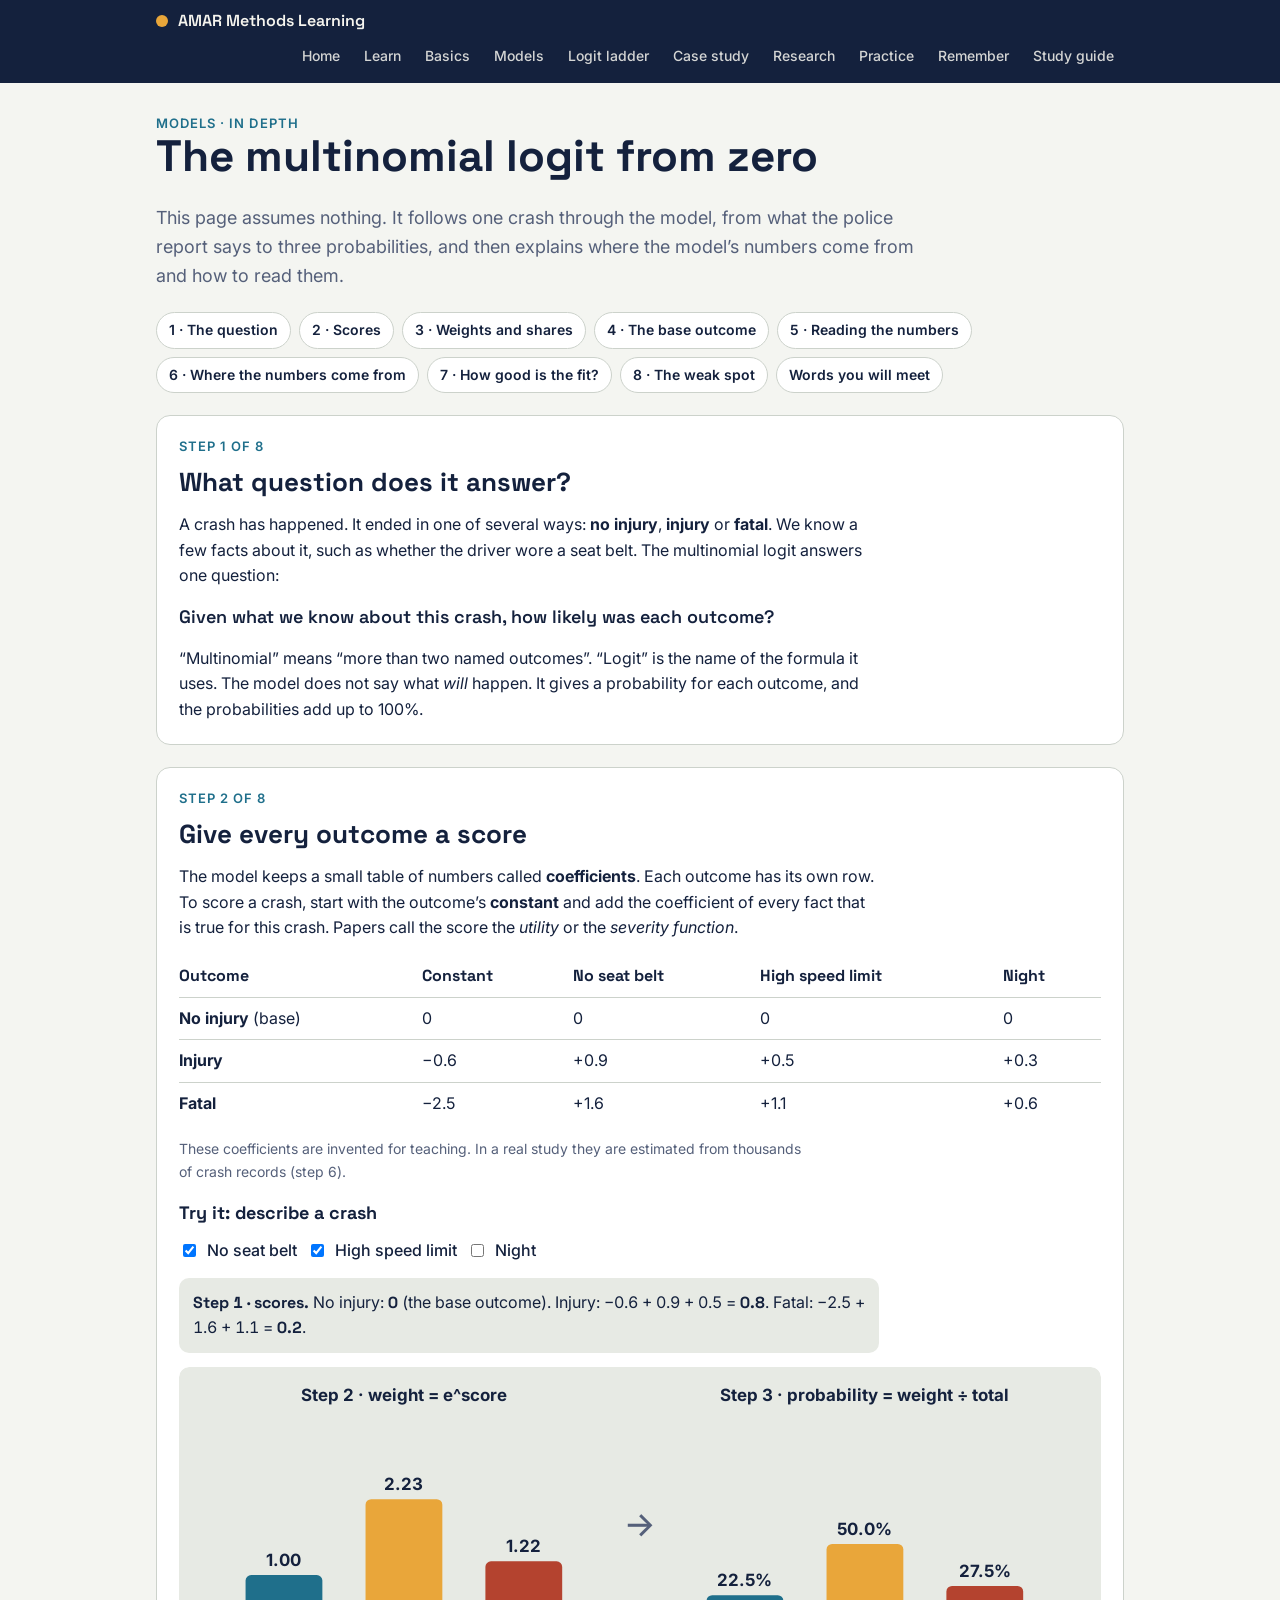
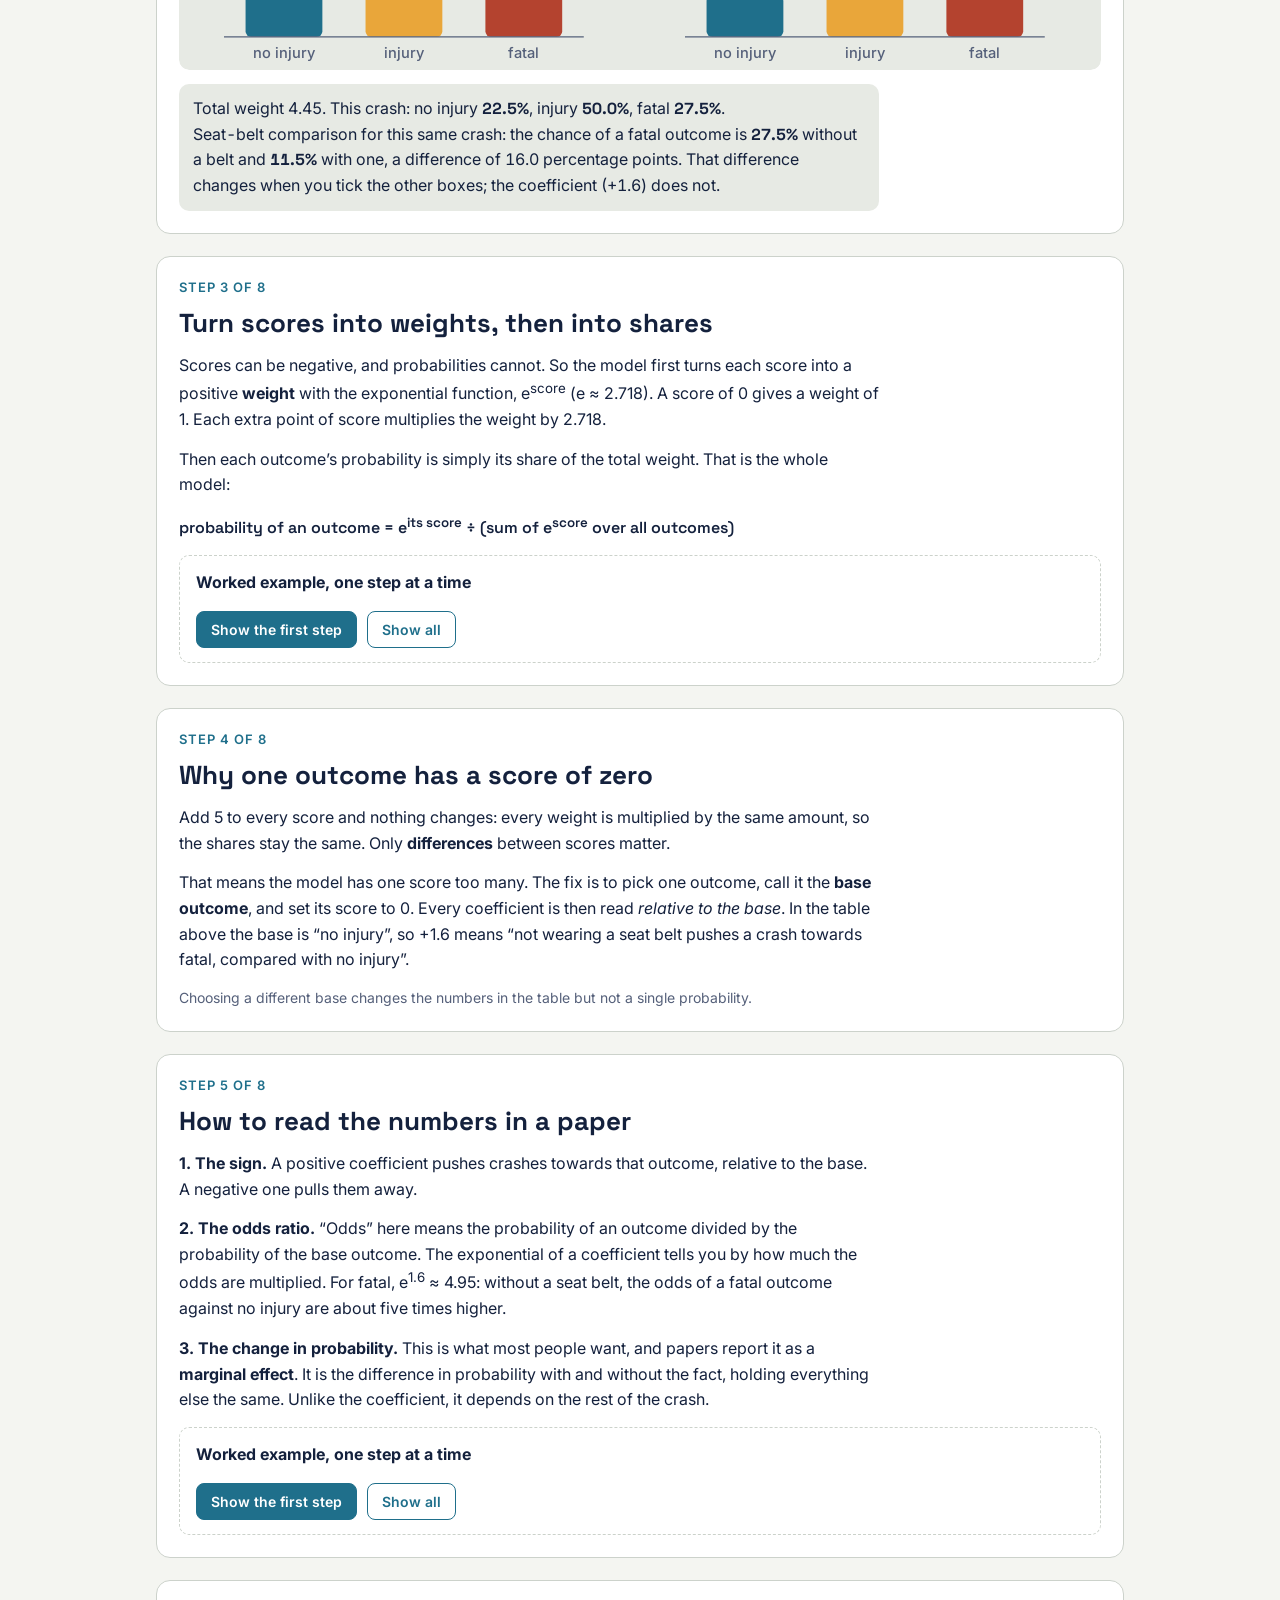
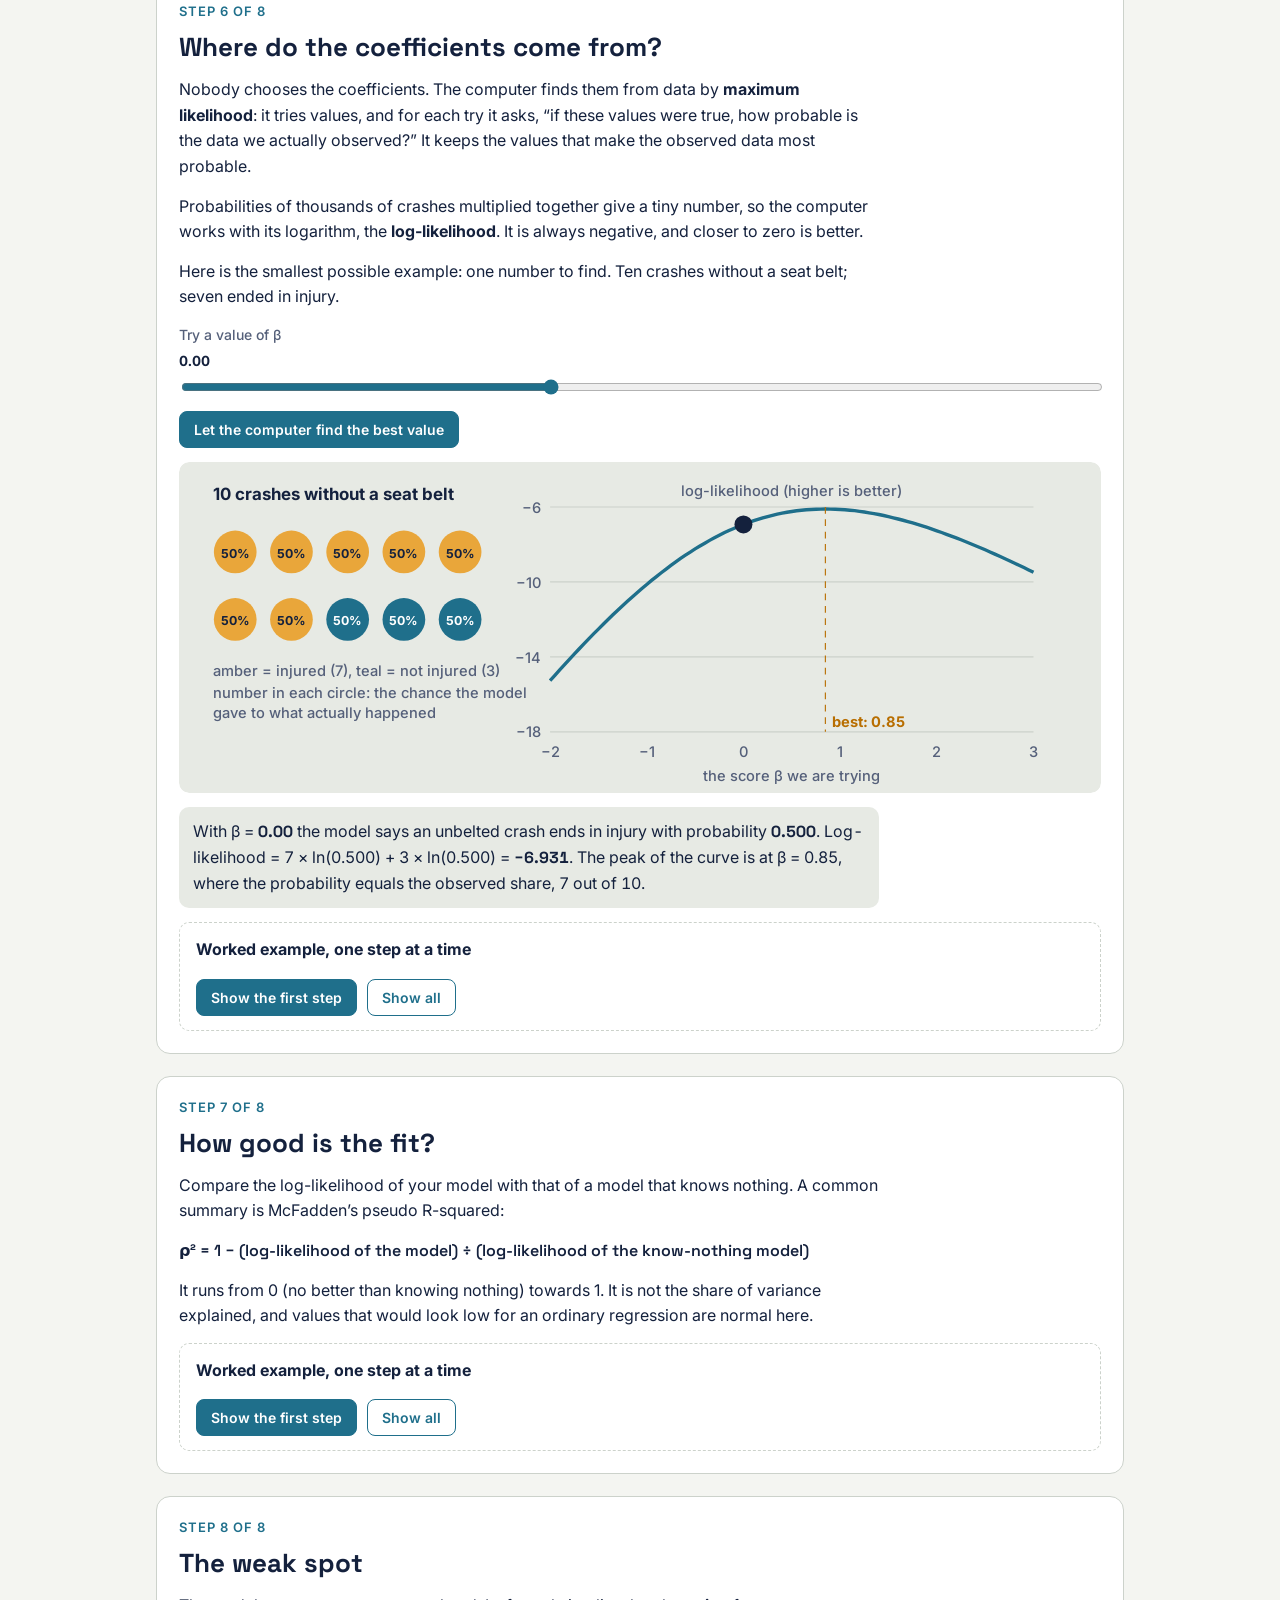
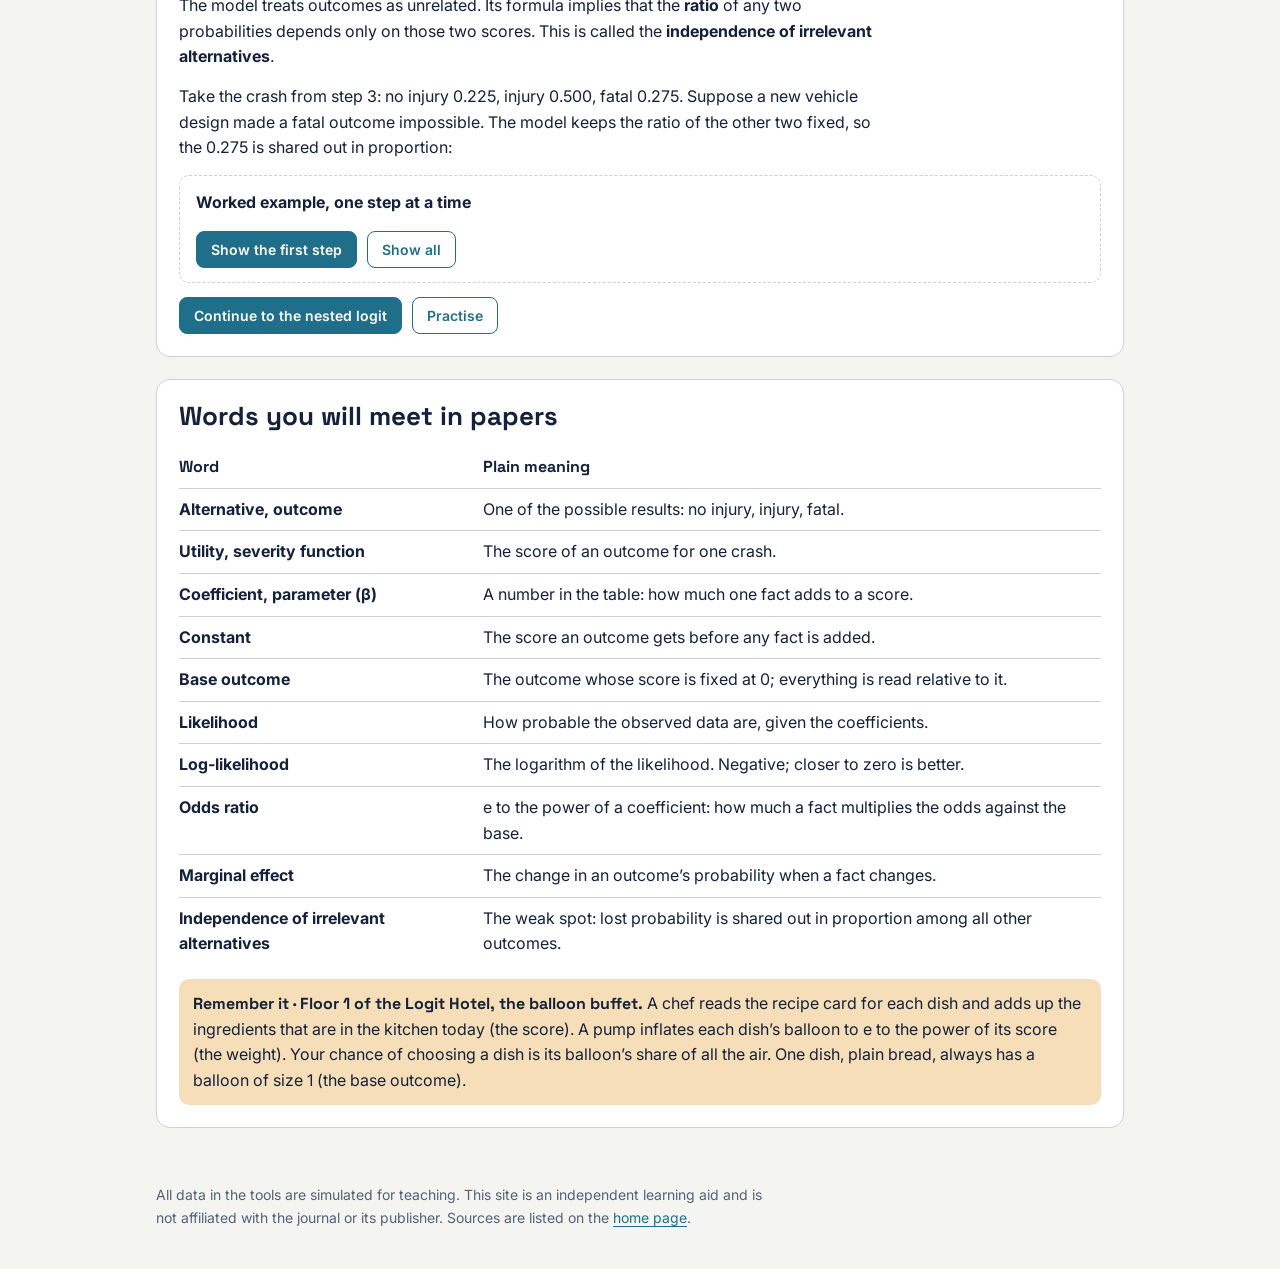
<file: docs/mnl.html>
<!doctype html>
<html lang="en">
<head>
<meta charset="utf-8">
<meta name="viewport" content="width=device-width, initial-scale=1">
<title>Multinomial logit from zero · AMAR Methods Learning</title>
<meta name="description" content="Beginner-friendly animations, interactive worked solutions, a study guide and memory techniques for the methods used in accident research.">
<link rel="preconnect" href="https://fonts.googleapis.com"><link rel="preconnect" href="https://fonts.gstatic.com" crossorigin>
<link rel="stylesheet" href="https://fonts.googleapis.com/css2?family=Inter:wght@400;500;600&family=Space+Grotesk:wght@500;600;700&display=swap">
<link rel="stylesheet" href="css/site.css">
</head>
<body>
<header class="band"><div class="in"><a class="brand" href="index.html"><i></i>AMAR Methods Learning</a><nav aria-label="Pages"><a href="index.html">Home</a><a href="learn.html">Learn</a><a href="basics.html">Basics</a><a href="models.html">Models</a><a href="ladder.html">Logit ladder</a><a href="study.html">Case study</a><a href="research.html">Research</a><a href="practice.html">Practice</a><a href="memory.html">Remember</a><a href="viewer.html?doc=materials/AMAR_Methods_Study_Guide.pdf&mode=guide">Study guide</a></nav></div></header>
<main class="wrap">
<div><p class="eyebrow">Models · in depth</p><h1>The multinomial logit from zero</h1></div>
<p class="lede">This page assumes nothing. It follows one crash through the model, from what the police report says to three probabilities, and then explains where the model’s numbers come from and how to read them.</p>
<nav class="jump" aria-label="Steps"><a href="#s1">1 · The question</a><a href="#s2">2 · Scores</a><a href="#s3">3 · Weights and shares</a><a href="#s4">4 · The base outcome</a><a href="#s5">5 · Reading the numbers</a><a href="#s6">6 · Where the numbers come from</a><a href="#s7">7 · How good is the fit?</a><a href="#s8">8 · The weak spot</a><a href="#words">Words you will meet</a></nav>

<section class="concept" id="s1"><p class="eyebrow">Step 1 of 8</p><h2>What question does it answer?</h2><p>A crash has happened. It ended in one of several ways: <b>no injury</b>, <b>injury</b> or <b>fatal</b>. We know a few facts about it, such as whether the driver wore a seat belt. The multinomial logit answers one question:</p>
<p style="font-family:var(--display);font-weight:600;font-size:18px">Given what we know about this crash, how likely was each outcome?</p>
<p>“Multinomial” means “more than two named outcomes”. “Logit” is the name of the formula it uses. The model does not say what <i>will</i> happen. It gives a probability for each outcome, and the probabilities add up to 100%.</p></section>

<section class="concept" id="s2"><p class="eyebrow">Step 2 of 8</p><h2>Give every outcome a score</h2><p>The model keeps a small table of numbers called <b>coefficients</b>. Each outcome has its own row. To score a crash, start with the outcome’s <b>constant</b> and add the coefficient of every fact that is true for this crash. Papers call the score the <i>utility</i> or the <i>severity function</i>.</p>
<div class="scroll"><table class="t"><tr><th>Outcome</th><th>Constant</th><th>No seat belt</th><th>High speed limit</th><th>Night</th></tr>
<tr><td><b>No injury</b> (base)</td><td>0</td><td>0</td><td>0</td><td>0</td></tr>
<tr><td><b>Injury</b></td><td>−0.6</td><td>+0.9</td><td>+0.5</td><td>+0.3</td></tr>
<tr><td><b>Fatal</b></td><td>−2.5</td><td>+1.6</td><td>+1.1</td><td>+0.6</td></tr></table></div>
<p class="note">These coefficients are invented for teaching. In a real study they are estimated from thousands of crash records (step 6).</p>
<h3>Try it: describe a crash</h3>
<div class="btns"><label style="display:flex;gap:8px;align-items:center;font-weight:500"><input type="checkbox" id="b-belt" checked> No seat belt</label><label style="display:flex;gap:8px;align-items:center;font-weight:500"><input type="checkbox" id="b-speed" checked> High speed limit</label><label style="display:flex;gap:8px;align-items:center;font-weight:500"><input type="checkbox" id="b-night"> Night</label></div>
<p class="read" id="b-sum" aria-live="polite"></p>
<div class="scroll"><svg class="chart" id="b-svg" viewBox="0 0 820 270" role="img" aria-label="Weights and probabilities of the three outcomes for the crash described"></svg></div>
<p class="read" id="b-read" aria-live="polite"></p></section>

<section class="concept" id="s3"><p class="eyebrow">Step 3 of 8</p><h2>Turn scores into weights, then into shares</h2><p>Scores can be negative, and probabilities cannot. So the model first turns each score into a positive <b>weight</b> with the exponential function, e<sup>score</sup> (e ≈ 2.718). A score of 0 gives a weight of 1. Each extra point of score multiplies the weight by 2.718.</p>
<p>Then each outcome’s probability is simply its share of the total weight. That is the whole model:</p>
<p style="font-family:var(--display);font-weight:600">probability of an outcome = e<sup>its score</sup> ÷ (sum of e<sup>score</sup> over all outcomes)</p><div class="steps" data-steps='[&quot;The crash: no seat belt, high speed limit, daytime.&quot;, &quot;Injury score = \u22120.6 + 0.9 + 0.5 = &lt;b&gt;0.8&lt;/b&gt;. Fatal score = \u22122.5 + 1.6 + 1.1 = &lt;b&gt;0.2&lt;/b&gt;. No injury score = 0.&quot;, &quot;Weights: e&lt;sup&gt;0&lt;/sup&gt; = 1.000, e&lt;sup&gt;0.8&lt;/sup&gt; = 2.226, e&lt;sup&gt;0.2&lt;/sup&gt; = 1.221.&quot;, &quot;Total weight = 1.000 + 2.226 + 1.221 = 4.447.&quot;, &quot;No injury: 1.000 \u00f7 4.447 = &lt;b&gt;0.225&lt;/b&gt;.&quot;, &quot;Injury: 2.226 \u00f7 4.447 = &lt;b&gt;0.500&lt;/b&gt;.&quot;, &quot;Fatal: 1.221 \u00f7 4.447 = &lt;b&gt;0.275&lt;/b&gt;. Check: 0.225 + 0.500 + 0.275 = 1.&quot;]'><b>Worked example, one step at a time</b></div></section>

<section class="concept" id="s4"><p class="eyebrow">Step 4 of 8</p><h2>Why one outcome has a score of zero</h2><p>Add 5 to every score and nothing changes: every weight is multiplied by the same amount, so the shares stay the same. Only <b>differences</b> between scores matter.</p>
<p>That means the model has one score too many. The fix is to pick one outcome, call it the <b>base outcome</b>, and set its score to 0. Every coefficient is then read <i>relative to the base</i>. In the table above the base is “no injury”, so +1.6 means “not wearing a seat belt pushes a crash towards fatal, compared with no injury”.</p>
<p class="note">Choosing a different base changes the numbers in the table but not a single probability.</p></section>

<section class="concept" id="s5"><p class="eyebrow">Step 5 of 8</p><h2>How to read the numbers in a paper</h2><p><b>1. The sign.</b> A positive coefficient pushes crashes towards that outcome, relative to the base. A negative one pulls them away.</p>
<p><b>2. The odds ratio.</b> “Odds” here means the probability of an outcome divided by the probability of the base outcome. The exponential of a coefficient tells you by how much the odds are multiplied. For fatal, e<sup>1.6</sup> ≈ 4.95: without a seat belt, the odds of a fatal outcome against no injury are about five times higher.</p>
<p><b>3. The change in probability.</b> This is what most people want, and papers report it as a <b>marginal effect</b>. It is the difference in probability with and without the fact, holding everything else the same. Unlike the coefficient, it depends on the rest of the crash.</p><div class="steps" data-steps='[&quot;Same crash as before (high speed limit, daytime), now compare without and with a seat belt.&quot;, &quot;Without a belt we found: fatal = 0.275.&quot;, &quot;With a belt the \u201cno seat belt\u201d coefficients drop out. Injury score = \u22120.6 + 0.5 = \u22120.1. Fatal score = \u22122.5 + 1.1 = \u22121.4.&quot;, &quot;Weights: 1.000, e&lt;sup&gt;\u22120.1&lt;/sup&gt; = 0.905, e&lt;sup&gt;\u22121.4&lt;/sup&gt; = 0.247. Total = 2.151.&quot;, &quot;With a belt: no injury 0.465, injury 0.421, fatal &lt;b&gt;0.115&lt;/b&gt;.&quot;, &quot;Change in the probability of a fatal outcome: 0.275 \u2212 0.115 = &lt;b&gt;0.160&lt;/b&gt;, or 16 percentage points.&quot;, &quot;Odds check: fatal \u00f7 no injury is 1.221 without a belt and 0.247 with one. 1.221 \u00f7 0.247 = 4.95 = e&lt;sup&gt;1.6&lt;/sup&gt;.&quot;]'><b>Worked example, one step at a time</b></div></section>

<section class="concept" id="s6"><p class="eyebrow">Step 6 of 8</p><h2>Where do the coefficients come from?</h2><p>Nobody chooses the coefficients. The computer finds them from data by <b>maximum likelihood</b>: it tries values, and for each try it asks, “if these values were true, how probable is the data we actually observed?” It keeps the values that make the observed data most probable.</p>
<p>Probabilities of thousands of crashes multiplied together give a tiny number, so the computer works with its logarithm, the <b>log-likelihood</b>. It is always negative, and closer to zero is better.</p>
<p>Here is the smallest possible example: one number to find. Ten crashes without a seat belt; seven ended in injury.</p>
<div class="ctl"><label>Try a value of β <b id="l-bv"></b><input type="range" id="l-b" min="-2" max="3" step="0.05" value="0"></label></div>
<div class="btns"><button class="go" id="l-go">Let the computer find the best value</button></div>
<div class="scroll"><svg class="chart" id="l-svg" viewBox="0 0 820 295" role="img" aria-label="Ten crashes and the log-likelihood curve as the coefficient changes"></svg></div>
<p class="read" id="l-read" aria-live="polite"></p><div class="steps" data-steps='[&quot;The model: probability of injury p = 1 \u00f7 (1 + e&lt;sup&gt;\u2212\u03b2&lt;/sup&gt;). Data: 7 injured, 3 not.&quot;, &quot;Try \u03b2 = 0: p = 0.5. Log-likelihood = 7 \u00d7 ln(0.5) + 3 \u00d7 ln(0.5) = 10 \u00d7 (\u22120.693) = &lt;b&gt;\u22126.931&lt;/b&gt;.&quot;, &quot;Try \u03b2 = 1: p = 0.731. Log-likelihood = 7 \u00d7 ln(0.731) + 3 \u00d7 ln(0.269) = \u22122.193 \u2212 3.939 = &lt;b&gt;\u22126.133&lt;/b&gt;. Better.&quot;, &quot;The best possible p is the observed share, 7 \u00f7 10 = 0.7. That needs \u03b2 = ln(0.7 \u00f7 0.3) = &lt;b&gt;0.847&lt;/b&gt;.&quot;, &quot;At \u03b2 = 0.847: 7 \u00d7 ln(0.7) + 3 \u00d7 ln(0.3) = \u22122.497 \u2212 3.612 = &lt;b&gt;\u22126.109&lt;/b&gt;, the highest value on the curve.&quot;, &quot;A real model does the same thing with many coefficients at once, climbing the same kind of hill in many dimensions.&quot;]'><b>Worked example, one step at a time</b></div></section>

<section class="concept" id="s7"><p class="eyebrow">Step 7 of 8</p><h2>How good is the fit?</h2><p>Compare the log-likelihood of your model with that of a model that knows nothing. A common summary is McFadden’s pseudo R-squared:</p>
<p style="font-family:var(--display);font-weight:600">ρ² = 1 − (log-likelihood of the model) ÷ (log-likelihood of the know-nothing model)</p>
<p>It runs from 0 (no better than knowing nothing) towards 1. It is not the share of variance explained, and values that would look low for an ordinary regression are normal here.</p><div class="steps" data-steps='[&quot;From step 6: know-nothing model (\u03b2 = 0) has log-likelihood \u22126.931. Best model: \u22126.109.&quot;, &quot;\u03c1\u00b2 = 1 \u2212 (\u22126.109 \u00f7 \u22126.931) = 1 \u2212 0.881 = &lt;b&gt;0.119&lt;/b&gt;.&quot;, &quot;To compare two models where one adds extra coefficients, use the likelihood ratio test: \u22122 \u00d7 (LL of the smaller model \u2212 LL of the larger model), compared with a chi-square value. It is the same test used for temporal instability on the Learn page.&quot;]'><b>Worked example, one step at a time</b></div></section>

<section class="concept" id="s8"><p class="eyebrow">Step 8 of 8</p><h2>The weak spot</h2><p>The model treats outcomes as unrelated. Its formula implies that the <b>ratio</b> of any two probabilities depends only on those two scores. This is called the <b>independence of irrelevant alternatives</b>.</p>
<p>Take the crash from step 3: no injury 0.225, injury 0.500, fatal 0.275. Suppose a new vehicle design made a fatal outcome impossible. The model keeps the ratio of the other two fixed, so the 0.275 is shared out in proportion:</p><div class="steps" data-steps='[&quot;Remaining weight: 1.000 (no injury) + 2.226 (injury) = 3.226.&quot;, &quot;No injury: 1.000 \u00f7 3.226 = &lt;b&gt;0.310&lt;/b&gt;. Injury: 2.226 \u00f7 3.226 = &lt;b&gt;0.690&lt;/b&gt;.&quot;, &quot;So about 31% of the crashes that would have been fatal are predicted to become \u201cno injury\u201d.&quot;, &quot;That is hard to believe. A crash violent enough to kill is far more likely to end in a serious injury than in none.&quot;, &quot;The nested logit fixes this by grouping the injury outcomes. The mixed logit fixes it by letting effects vary across people.&quot;]'><b>Worked example, one step at a time</b></div><div class="btns"><a class="btn" href="models.html#nested">Continue to the nested logit</a><a class="btn ghost" href="practice.html#models">Practise</a></div></section>

<section class="concept" id="words"><h2>Words you will meet in papers</h2>
<div class="scroll"><table class="t"><tr><th>Word</th><th>Plain meaning</th></tr>
<tr><td><b>Alternative, outcome</b></td><td>One of the possible results: no injury, injury, fatal.</td></tr><tr><td><b>Utility, severity function</b></td><td>The score of an outcome for one crash.</td></tr><tr><td><b>Coefficient, parameter (β)</b></td><td>A number in the table: how much one fact adds to a score.</td></tr><tr><td><b>Constant</b></td><td>The score an outcome gets before any fact is added.</td></tr><tr><td><b>Base outcome</b></td><td>The outcome whose score is fixed at 0; everything is read relative to it.</td></tr><tr><td><b>Likelihood</b></td><td>How probable the observed data are, given the coefficients.</td></tr><tr><td><b>Log-likelihood</b></td><td>The logarithm of the likelihood. Negative; closer to zero is better.</td></tr><tr><td><b>Odds ratio</b></td><td>e to the power of a coefficient: how much a fact multiplies the odds against the base.</td></tr><tr><td><b>Marginal effect</b></td><td>The change in an outcome’s probability when a fact changes.</td></tr><tr><td><b>Independence of irrelevant alternatives</b></td><td>The weak spot: lost probability is shared out in proportion among all other outcomes.</td></tr>
</table></div>
<div class="hook"><b>Remember it · Floor 1 of the Logit Hotel, the balloon buffet.</b> A chef reads the recipe card for each dish and adds up the ingredients that are in the kitchen today (the score). A pump inflates each dish’s balloon to e to the power of its score (the weight). Your chance of choosing a dish is its balloon’s share of all the air. One dish, plain bread, always has a balloon of size 1 (the base outcome).</div></section>
</main>
<footer class="site"><p>All data in the tools are simulated for teaching. This site is an independent learning aid and is not affiliated with the journal or its publisher. Sources are listed on the <a href="index.html#sources">home page</a>.</p></footer>
<script src="js/common.js"></script>
<script src="js/mnl.js"></script>
</body>
</html>
</file>
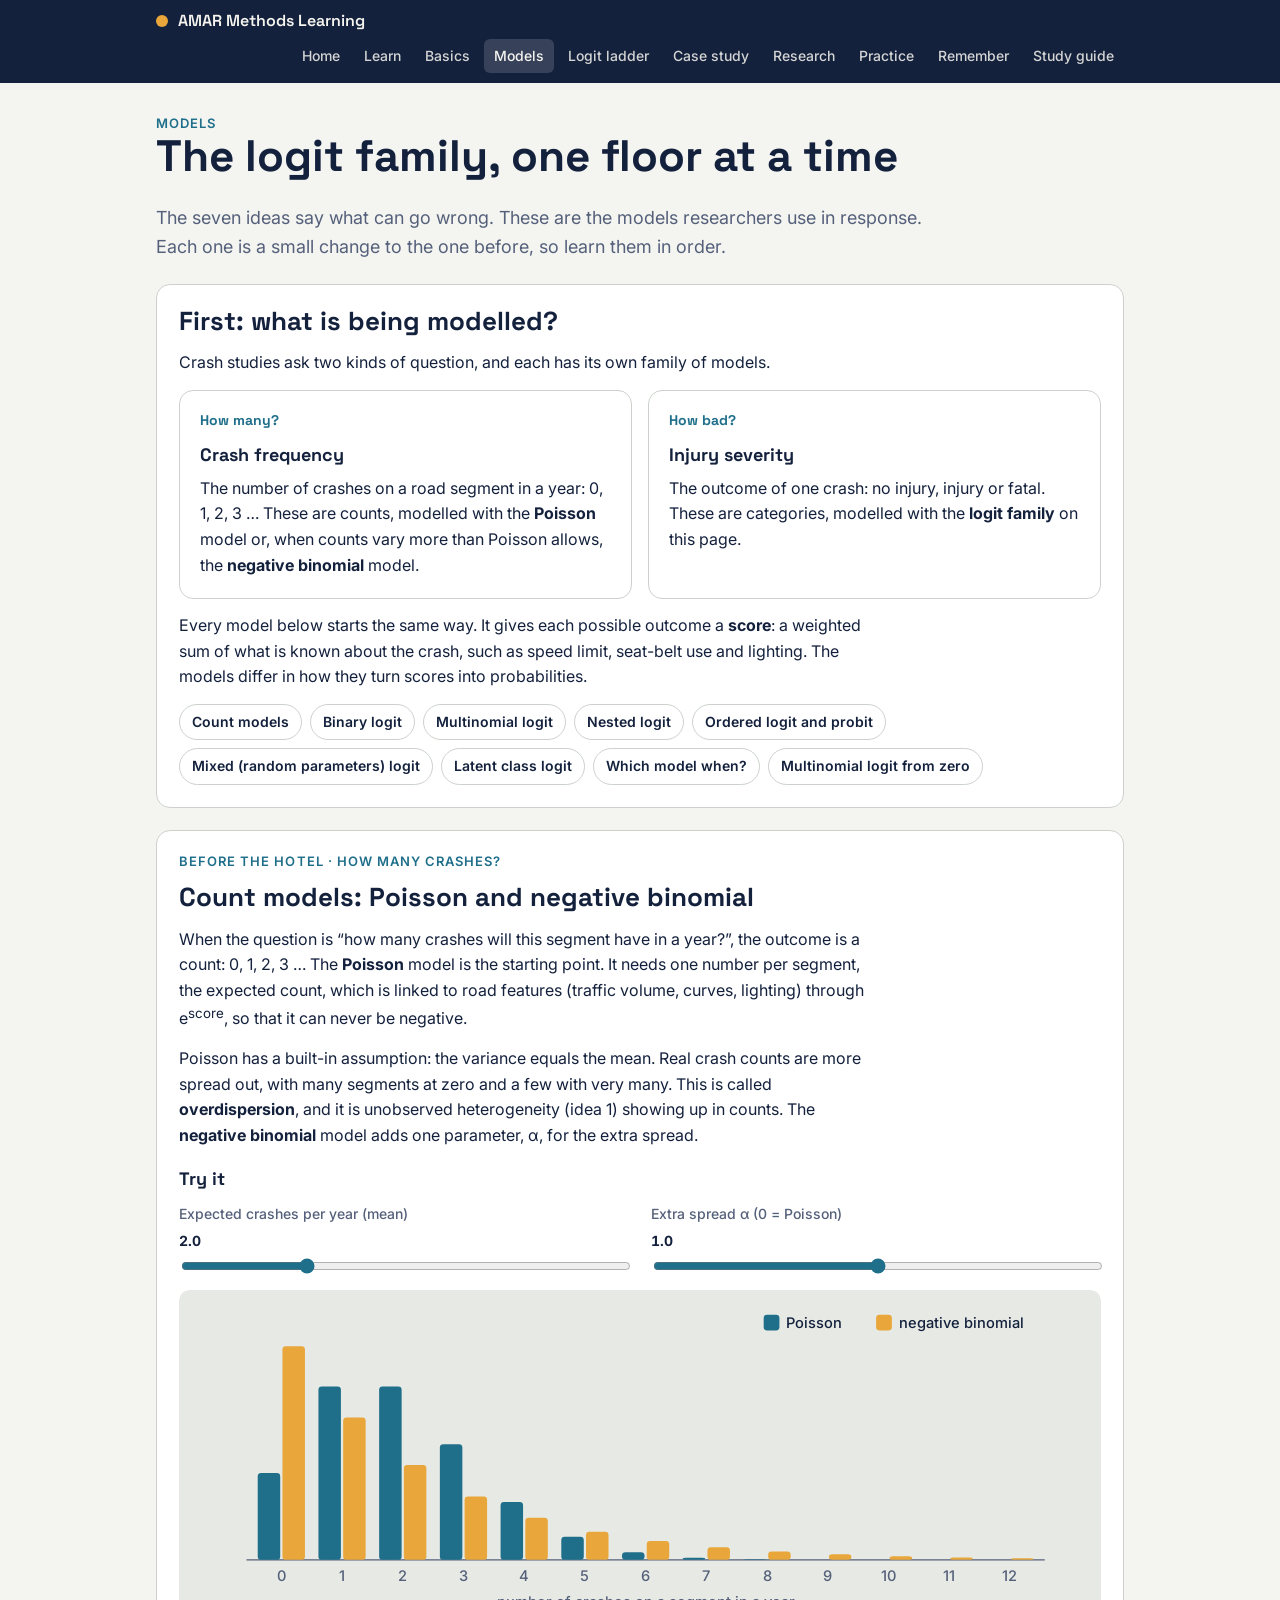
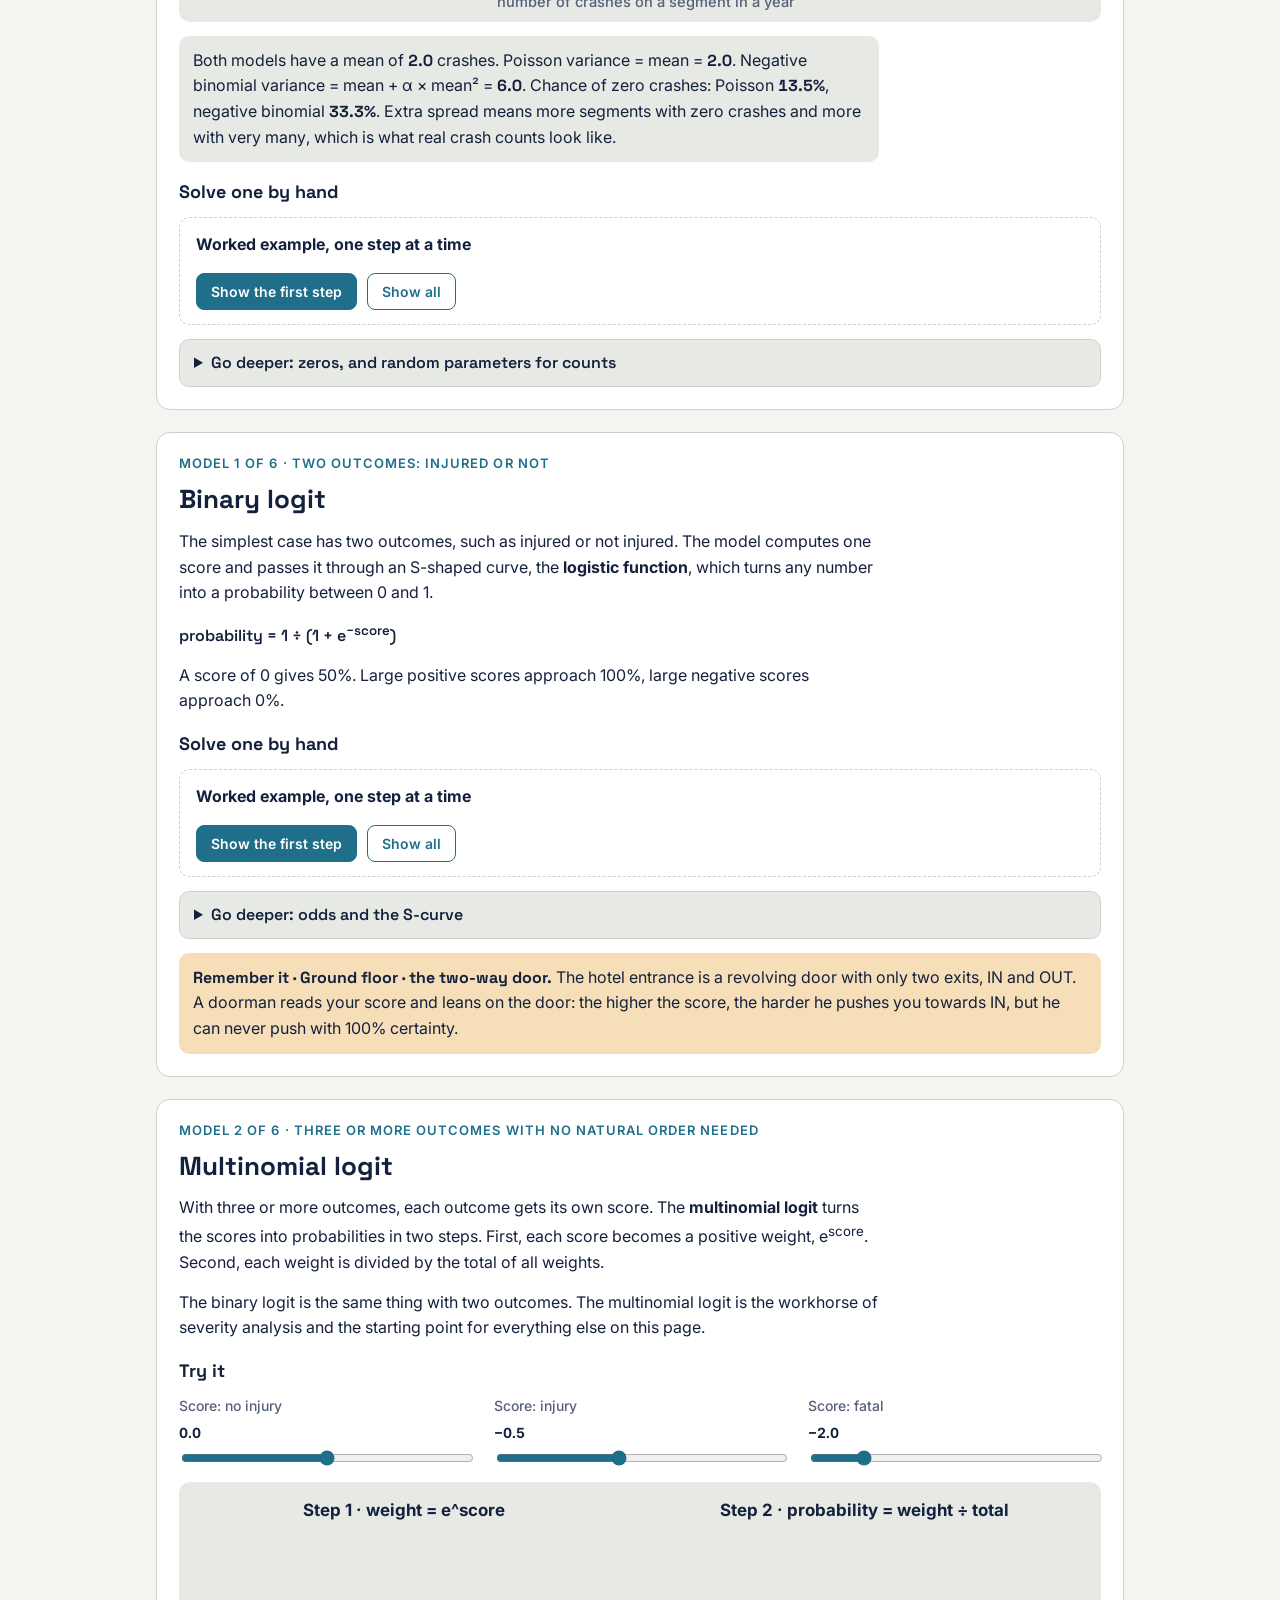
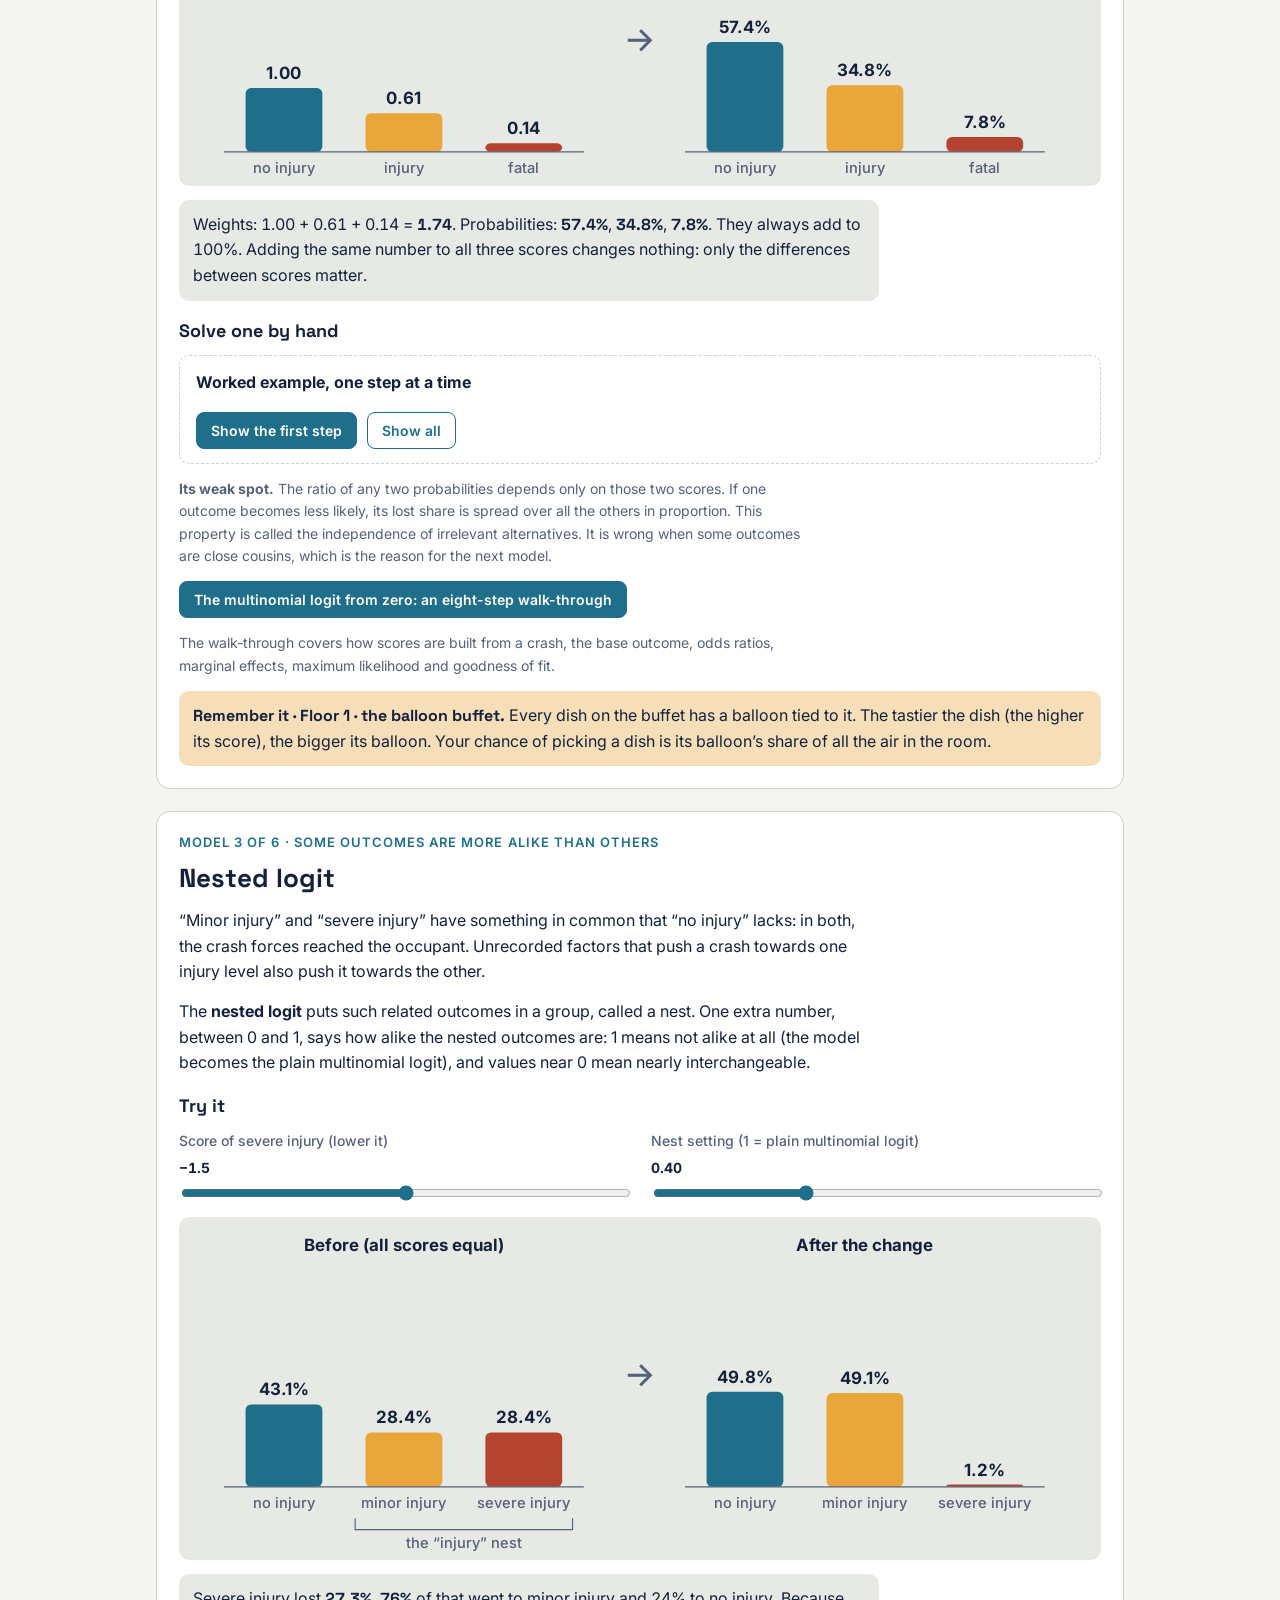
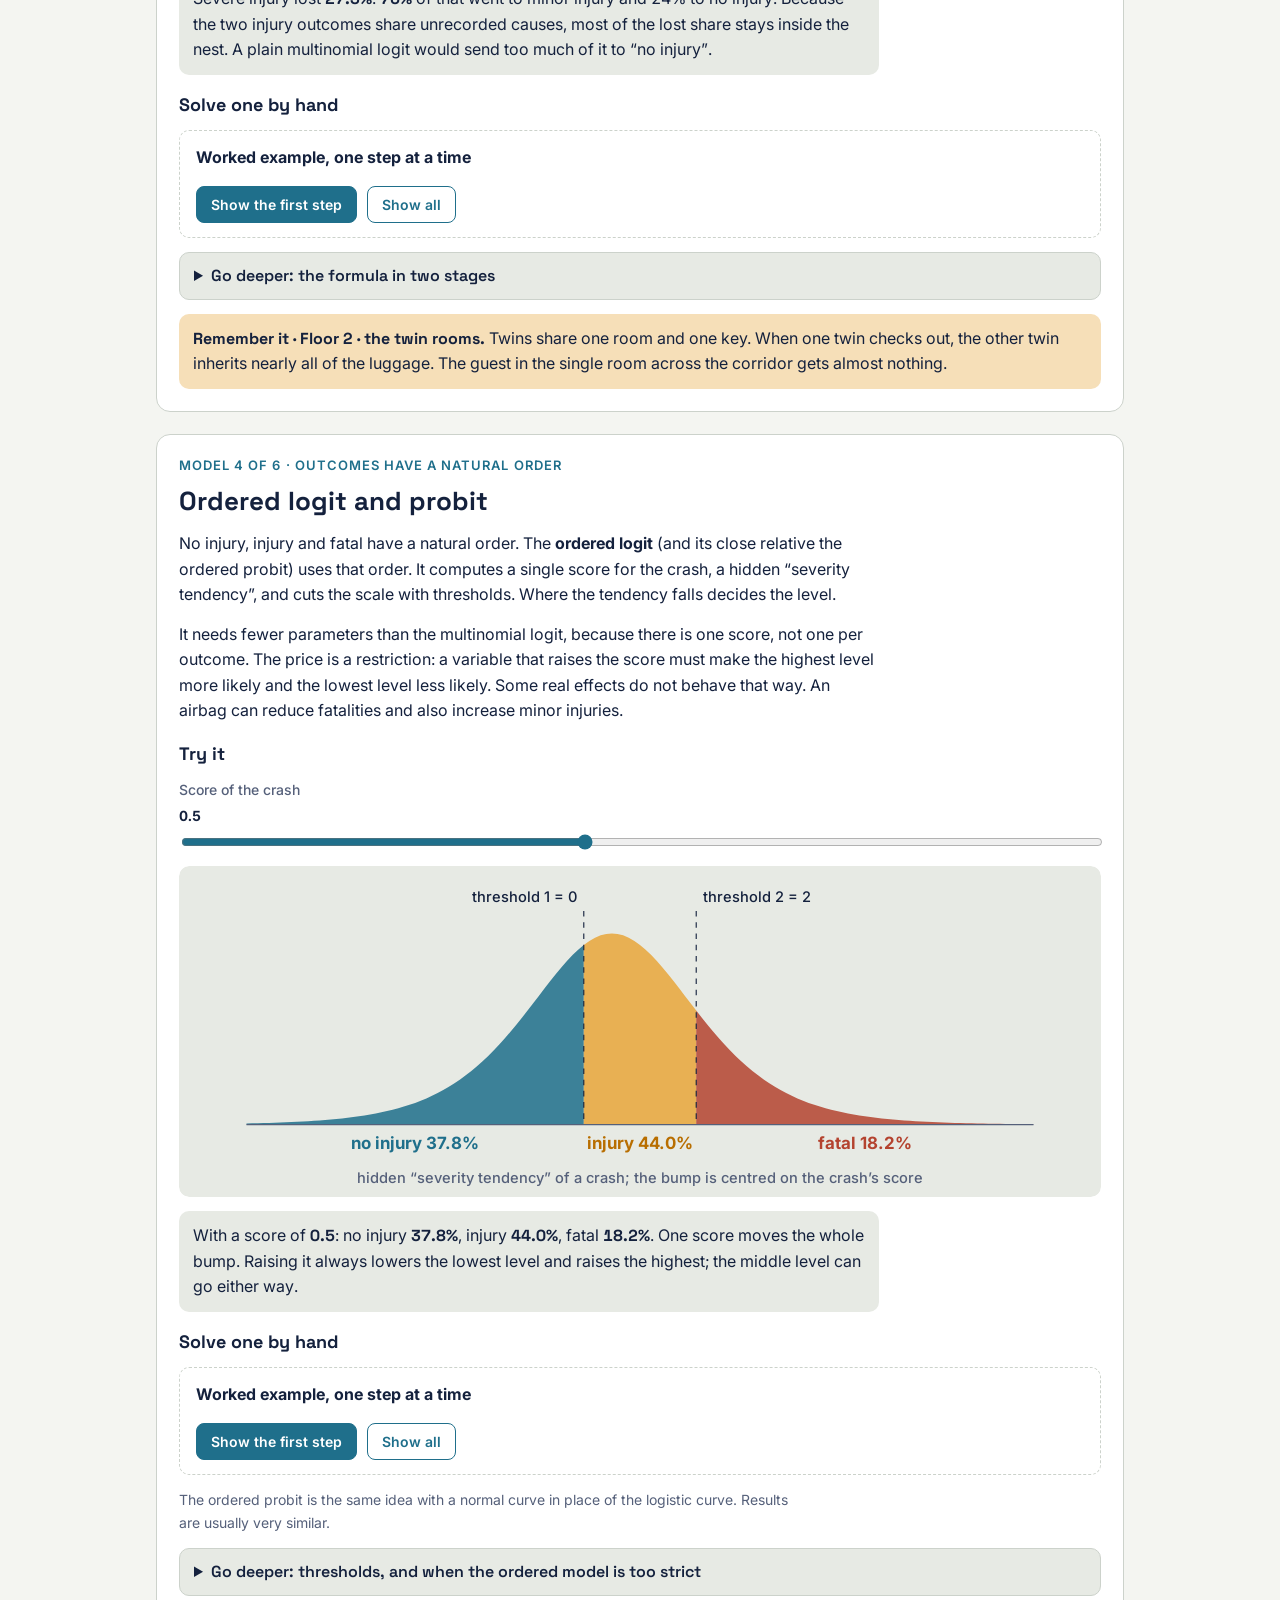
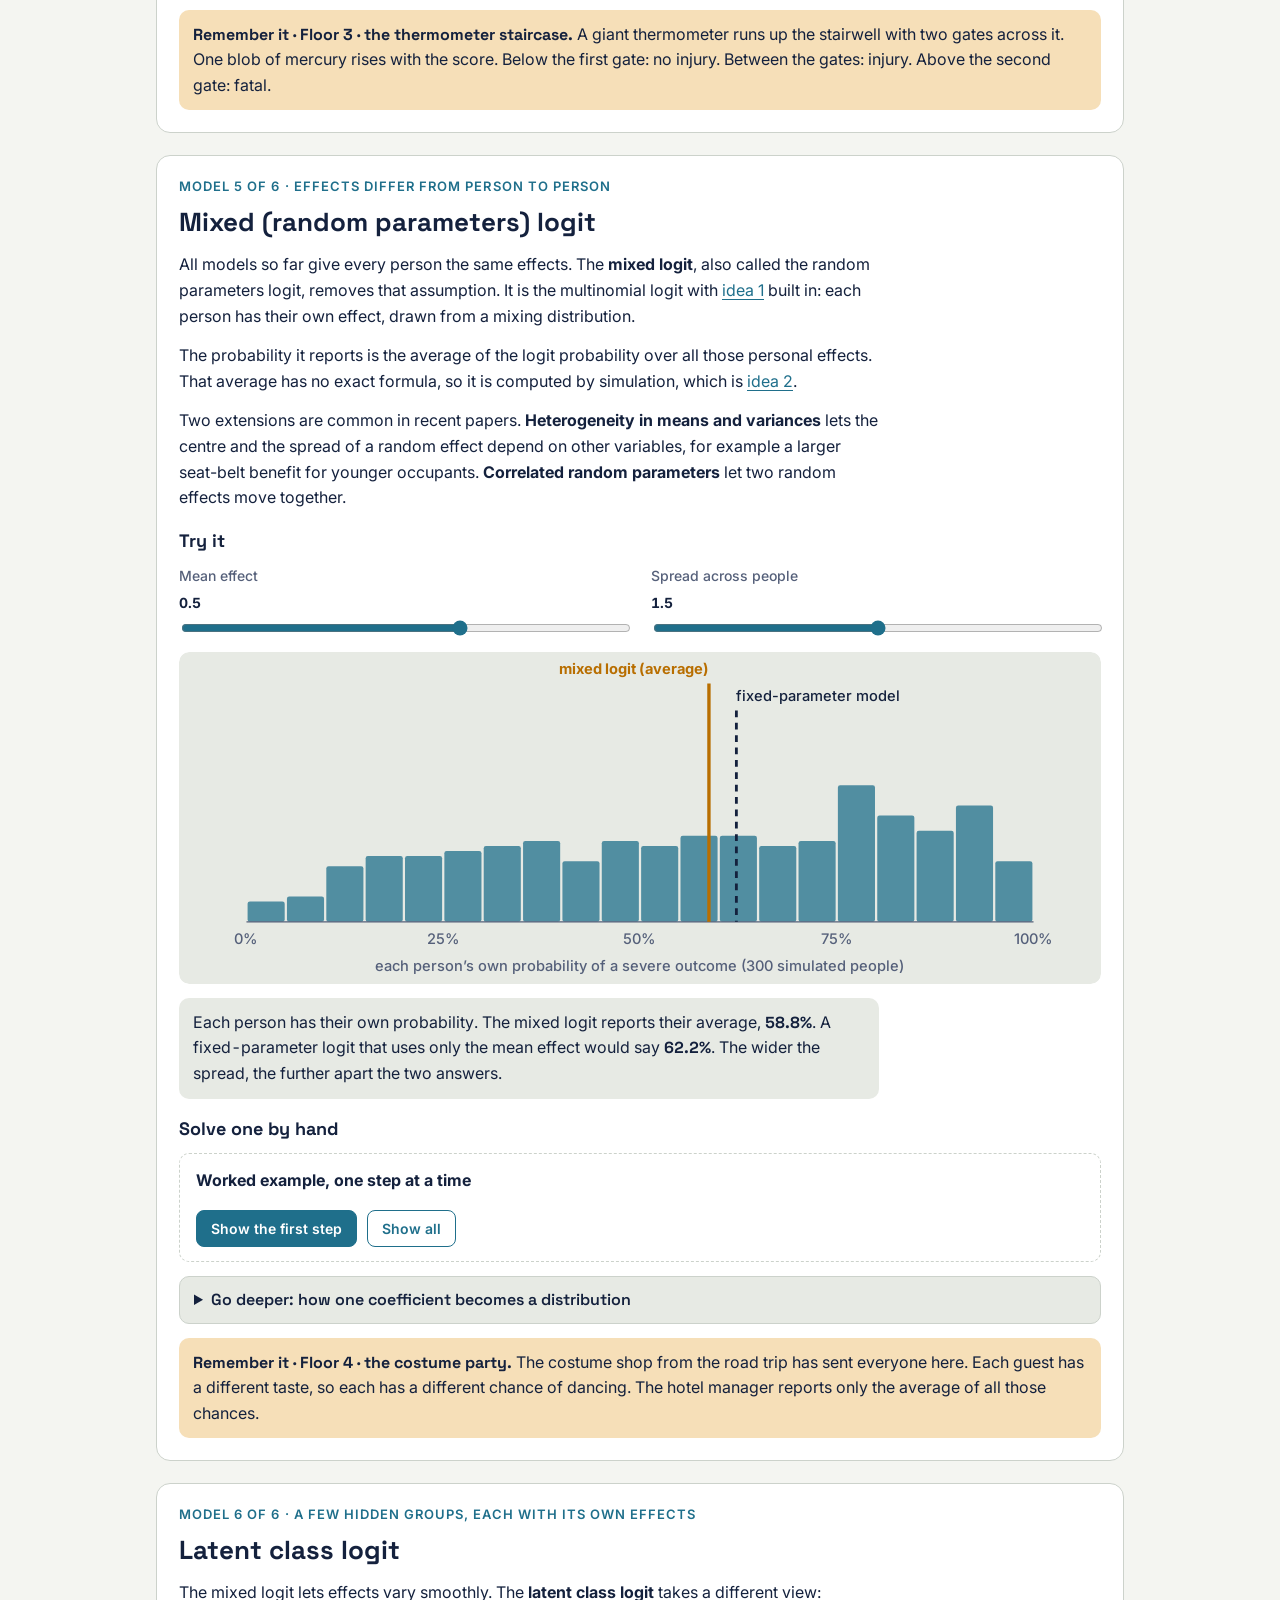
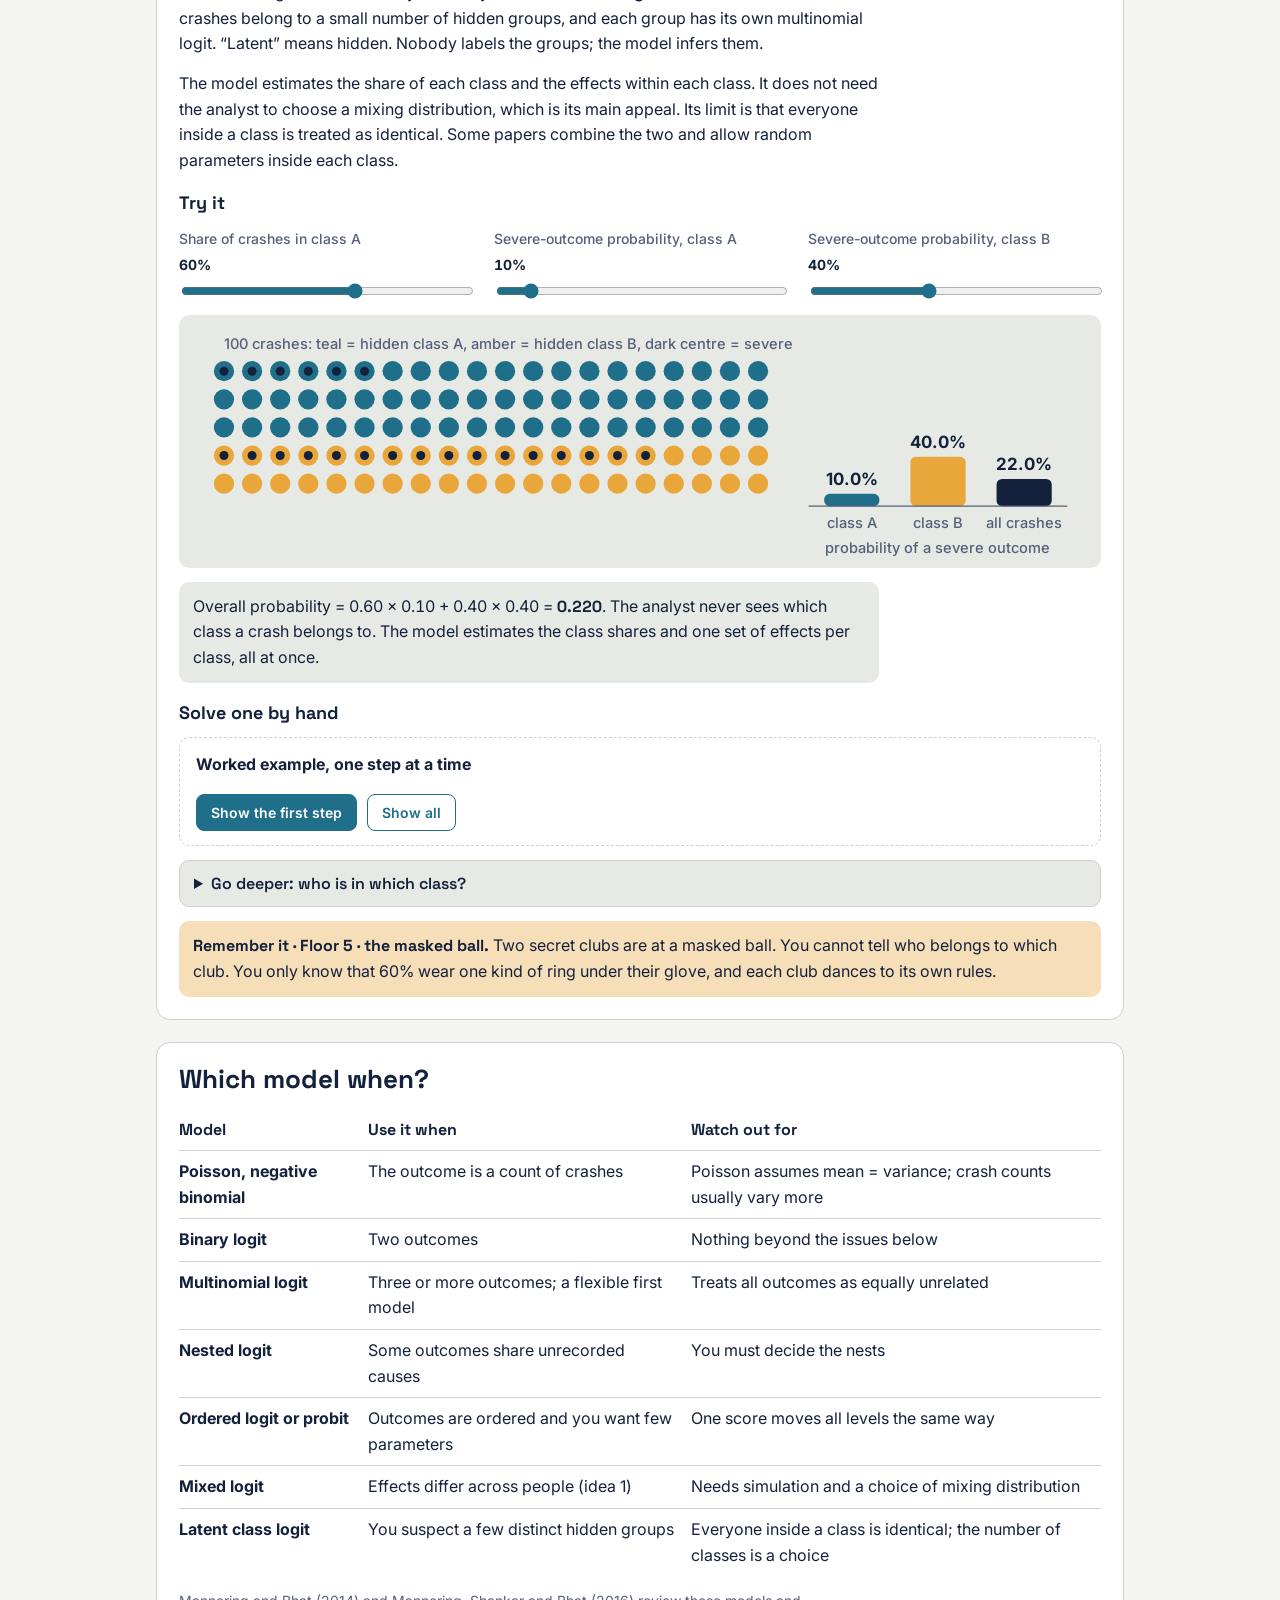
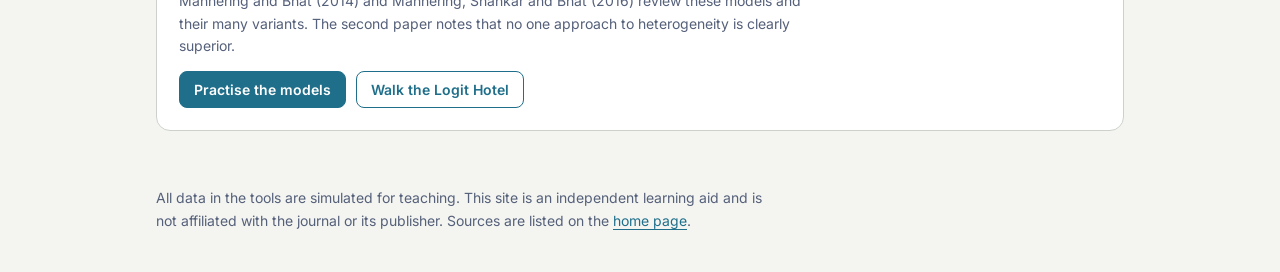
<file: docs/models.html>
<!doctype html>
<html lang="en">
<head>
<meta charset="utf-8">
<meta name="viewport" content="width=device-width, initial-scale=1">
<title>The logit family · AMAR Methods Learning</title>
<meta name="description" content="Beginner-friendly animations, interactive worked solutions, a study guide and memory techniques for the methods used in accident research.">
<link rel="preconnect" href="https://fonts.googleapis.com"><link rel="preconnect" href="https://fonts.gstatic.com" crossorigin>
<link rel="stylesheet" href="https://fonts.googleapis.com/css2?family=Inter:wght@400;500;600&family=Space+Grotesk:wght@500;600;700&display=swap">
<link rel="stylesheet" href="css/site.css">
</head>
<body>
<header class="band"><div class="in"><a class="brand" href="index.html"><i></i>AMAR Methods Learning</a><nav aria-label="Pages"><a href="index.html">Home</a><a href="learn.html">Learn</a><a href="basics.html">Basics</a><a href="models.html" aria-current="page">Models</a><a href="ladder.html">Logit ladder</a><a href="study.html">Case study</a><a href="research.html">Research</a><a href="practice.html">Practice</a><a href="memory.html">Remember</a><a href="viewer.html?doc=materials/AMAR_Methods_Study_Guide.pdf&mode=guide">Study guide</a></nav></div></header>
<main class="wrap">
<div><p class="eyebrow">Models</p><h1>The logit family, one floor at a time</h1></div>
<p class="lede">The seven ideas say what can go wrong. These are the models researchers use in response. Each one is a small change to the one before, so learn them in order.</p>
<section class="concept"><h2>First: what is being modelled?</h2>
<p>Crash studies ask two kinds of question, and each has its own family of models.</p>
<div class="grid">
<div class="card"><span class="num">How many?</span><h3>Crash frequency</h3><p>The number of crashes on a road segment in a year: 0, 1, 2, 3 … These are counts, modelled with the <b>Poisson</b> model or, when counts vary more than Poisson allows, the <b>negative binomial</b> model.</p></div>
<div class="card"><span class="num">How bad?</span><h3>Injury severity</h3><p>The outcome of one crash: no injury, injury or fatal. These are categories, modelled with the <b>logit family</b> on this page.</p></div>
</div>
<p>Every model below starts the same way. It gives each possible outcome a <b>score</b>: a weighted sum of what is known about the crash, such as speed limit, seat-belt use and lighting. The models differ in how they turn scores into probabilities.</p>
<nav class="jump" aria-label="Models"><a href="#counts">Count models</a><a href="#binary">Binary logit</a><a href="#mnl">Multinomial logit</a><a href="#nested">Nested logit</a><a href="#ordered">Ordered logit and probit</a><a href="#mixed">Mixed (random parameters) logit</a><a href="#latent">Latent class logit</a><a href="#choose">Which model when?</a><a href="mnl.html">Multinomial logit from zero</a></nav></section>

<section class="concept" id="counts"><p class="eyebrow">Before the hotel · how many crashes?</p><h2>Count models: Poisson and negative binomial</h2>
<p>When the question is “how many crashes will this segment have in a year?”, the outcome is a count: 0, 1, 2, 3 … The <b>Poisson</b> model is the starting point. It needs one number per segment, the expected count, which is linked to road features (traffic volume, curves, lighting) through e<sup>score</sup>, so that it can never be negative.</p>
<p>Poisson has a built-in assumption: the variance equals the mean. Real crash counts are more spread out, with many segments at zero and a few with very many. This is called <b>overdispersion</b>, and it is unobserved heterogeneity (idea 1) showing up in counts. The <b>negative binomial</b> model adds one parameter, α, for the extra spread.</p>
<h3>Try it</h3>
<div class="ctl"><label>Expected crashes per year (mean) <b id="k-mv"></b><input type="range" id="k-m" min="0.5" max="6" step="0.1" value="2"></label><label>Extra spread α (0 = Poisson) <b id="k-av"></b><input type="range" id="k-a" min="0" max="2" step="0.1" value="1"></label></div>
<div class="scroll"><svg class="chart" id="k-svg" viewBox="0 0 820 295" role="img" aria-label="Probability of each crash count under Poisson and negative binomial models"></svg></div>
<p class="read" id="k-read" aria-live="polite"></p>
<h3>Solve one by hand</h3>
<div class="steps" data-steps='[&quot;A segment is expected to have 2 crashes a year. Poisson probability of exactly k crashes: e&lt;sup&gt;\u22122&lt;/sup&gt; \u00d7 2&lt;sup&gt;k&lt;/sup&gt; \u00f7 k!&quot;, &quot;Zero crashes: e&lt;sup&gt;\u22122&lt;/sup&gt; = &lt;b&gt;0.135&lt;/b&gt;.&quot;, &quot;One crash: 0.135 \u00d7 2 \u00f7 1 = &lt;b&gt;0.271&lt;/b&gt;. Two crashes: 0.135 \u00d7 4 \u00f7 2 = &lt;b&gt;0.271&lt;/b&gt;.&quot;, &quot;Poisson variance = mean = 2.&quot;, &quot;Negative binomial with \u03b1 = 1: variance = 2 + 1 \u00d7 2\u00b2 = &lt;b&gt;6&lt;/b&gt;, three times the Poisson value.&quot;, &quot;Its chance of zero crashes is (1 \u00f7 (1 + \u03b1 \u00d7 mean))&lt;sup&gt;1 \u00f7 \u03b1&lt;/sup&gt; = 1 \u00f7 3 = &lt;b&gt;0.333&lt;/b&gt;, against 0.135 for Poisson.&quot;]'><b>Worked example, one step at a time</b></div>
<details class="deep"><summary>Go deeper: zeros, and random parameters for counts</summary><p>If a data set has even more zeros than the negative binomial expects, <b>zero-inflated</b> models add a separate yes/no part for “is this a segment where crashes essentially never get recorded?”. They are used with care, because a road with traffic is never truly risk-free.</p><p>Counts can have random parameters too. A <b>random-parameters negative binomial</b> lets the effect of, say, lane width differ from segment to segment, estimated by simulation exactly as in idea 2.</p></details>
</section>

<section class="concept" id="binary">
<p class="eyebrow">Model 1 of 6 · Two outcomes: injured or not</p><h2>Binary logit</h2>
<p>The simplest case has two outcomes, such as injured or not injured. The model computes one score and passes it through an S-shaped curve, the <b>logistic function</b>, which turns any number into a probability between 0 and 1.</p>
<p style="font-family:var(--display);font-weight:600">probability = 1 ÷ (1 + e<sup>−score</sup>)</p>
<p>A score of 0 gives 50%. Large positive scores approach 100%, large negative scores approach 0%.</p>

<h3>Solve one by hand</h3>
<div class="steps" data-steps='[&quot;A crash has a score of 0.8 for \u201cinjured\u201d.&quot;, &quot;e&lt;sup&gt;\u22120.8&lt;/sup&gt; = 0.449.&quot;, &quot;Probability = 1 \u00f7 (1 + 0.449) = &lt;b&gt;0.690&lt;/b&gt;.&quot;, &quot;So this crash has a 69% chance of an injury and a 31% chance of none.&quot;, &quot;Check the pattern: a score of 0 gives 1 \u00f7 (1 + 1) = 0.5.&quot;]'><b>Worked example, one step at a time</b></div>

<details class="deep"><summary>Go deeper: odds and the S-curve</summary><p>The <b>odds</b> of an event are p ÷ (1 − p). A probability of 0.69 is odds of 0.69 ÷ 0.31 = 2.2 to 1. The binary logit says that the logarithm of the odds equals the score, which is where the name comes from: “logit” is short for “log-odds unit”.</p><p>Each extra point of score multiplies the odds by e ≈ 2.718. The same change in score moves the probability a lot near 50% and very little near 0% or 100%, which is why the curve is S-shaped.</p></details>
<div class="hook"><b>Remember it · Ground floor · the two-way door.</b> The hotel entrance is a revolving door with only two exits, IN and OUT. A doorman reads your score and leans on the door: the higher the score, the harder he pushes you towards IN, but he can never push with 100% certainty.</div>
</section>

<section class="concept" id="mnl">
<p class="eyebrow">Model 2 of 6 · Three or more outcomes with no natural order needed</p><h2>Multinomial logit</h2>
<p>With three or more outcomes, each outcome gets its own score. The <b>multinomial logit</b> turns the scores into probabilities in two steps. First, each score becomes a positive weight, e<sup>score</sup>. Second, each weight is divided by the total of all weights.</p>
<p>The binary logit is the same thing with two outcomes. The multinomial logit is the workhorse of severity analysis and the starting point for everything else on this page.</p>
<h3>Try it</h3><div class="ctl"><label>Score: no injury <b id="m-1v"></b><input type="range" id="m-1" min="-3" max="3" step="0.1" value="0"></label><label>Score: injury <b id="m-2v"></b><input type="range" id="m-2" min="-3" max="3" step="0.1" value="-0.5"></label><label>Score: fatal <b id="m-3v"></b><input type="range" id="m-3" min="-3" max="3" step="0.1" value="-2"></label></div>
<div class="scroll"><svg class="chart" id="m-svg" viewBox="0 0 820 270" role="img" aria-label="Weights and probabilities of three outcomes"></svg></div>
<p class="read" id="m-read" aria-live="polite"></p>
<h3>Solve one by hand</h3>
<div class="steps" data-steps='[&quot;Scores: no injury 0, injury \u22120.5, fatal \u22122.&quot;, &quot;Weights: e&lt;sup&gt;0&lt;/sup&gt; = 1.000, e&lt;sup&gt;\u22120.5&lt;/sup&gt; = 0.607, e&lt;sup&gt;\u22122&lt;/sup&gt; = 0.135.&quot;, &quot;Total weight = 1.000 + 0.607 + 0.135 = 1.742.&quot;, &quot;No injury: 1.000 \u00f7 1.742 = &lt;b&gt;0.574&lt;/b&gt;.&quot;, &quot;Injury: 0.607 \u00f7 1.742 = &lt;b&gt;0.348&lt;/b&gt;.&quot;, &quot;Fatal: 0.135 \u00f7 1.742 = &lt;b&gt;0.078&lt;/b&gt;. The three add to 1.&quot;]'><b>Worked example, one step at a time</b></div>
<p class="note"><b>Its weak spot.</b> The ratio of any two probabilities depends only on those two scores. If one outcome becomes less likely, its lost share is spread over all the others in proportion. This property is called the independence of irrelevant alternatives. It is wrong when some outcomes are close cousins, which is the reason for the next model.</p>
<div class="btns"><a class="btn" href="mnl.html">The multinomial logit from zero: an eight-step walk-through</a></div><p class="note">The walk-through covers how scores are built from a crash, the base outcome, odds ratios, marginal effects, maximum likelihood and goodness of fit.</p>
<div class="hook"><b>Remember it · Floor 1 · the balloon buffet.</b> Every dish on the buffet has a balloon tied to it. The tastier the dish (the higher its score), the bigger its balloon. Your chance of picking a dish is its balloon’s share of all the air in the room.</div>
</section>

<section class="concept" id="nested">
<p class="eyebrow">Model 3 of 6 · Some outcomes are more alike than others</p><h2>Nested logit</h2>
<p>“Minor injury” and “severe injury” have something in common that “no injury” lacks: in both, the crash forces reached the occupant. Unrecorded factors that push a crash towards one injury level also push it towards the other.</p>
<p>The <b>nested logit</b> puts such related outcomes in a group, called a nest. One extra number, between 0 and 1, says how alike the nested outcomes are: 1 means not alike at all (the model becomes the plain multinomial logit), and values near 0 mean nearly interchangeable.</p>
<h3>Try it</h3><div class="ctl"><label>Score of severe injury (lower it) <b id="n-vv"></b><input type="range" id="n-v" min="-3" max="0" step="0.1" value="-1.5"></label><label>Nest setting (1 = plain multinomial logit) <b id="n-lv"></b><input type="range" id="n-l" min="0.1" max="1" step="0.05" value="0.4"></label></div>
<div class="scroll"><svg class="chart" id="n-svg" viewBox="0 0 820 305" role="img" aria-label="Probabilities before and after lowering the score of severe injury"></svg></div>
<p class="read" id="n-read" aria-live="polite"></p>
<h3>Solve one by hand</h3>
<div class="steps" data-steps='[&quot;Three outcomes with equal scores of 0. A plain multinomial logit gives each one 1 \u00f7 3 = 0.333.&quot;, &quot;Now nest minor and severe injury with a nest setting of 0.5.&quot;, &quot;The nest\u2019s combined weight is (1 + 1)&lt;sup&gt;0.5&lt;/sup&gt; = 2&lt;sup&gt;0.5&lt;/sup&gt; = 1.414. No injury keeps a weight of 1.&quot;, &quot;Probability of the injury nest = 1.414 \u00f7 (1 + 1.414) = 0.586.&quot;, &quot;Inside the nest the two outcomes have equal scores, so each gets half: 0.586 \u00f7 2 = &lt;b&gt;0.293&lt;/b&gt;.&quot;, &quot;No injury = 1 \u2212 0.586 = &lt;b&gt;0.414&lt;/b&gt;. Two similar outcomes count for less than two fully separate ones.&quot;]'><b>Worked example, one step at a time</b></div>

<details class="deep"><summary>Go deeper: the formula in two stages</summary><p>The nested logit works in two stages. <b>Inside the nest</b>, the outcomes compete like a small multinomial logit, but with their scores divided by the nest setting, which sharpens the competition between them. <b>Between nests</b>, the whole nest competes with the other outcomes using one combined number, called the <i>inclusive value</i> or <i>logsum</i>:</p><p style='font-family:var(--display);font-weight:600'>nest weight = (sum of e<sup>score ÷ setting</sup> over the outcomes in the nest)<sup>setting</sup></p><p>With two equal scores of 0 and a setting of 0.5 this is (1 + 1)<sup>0.5</sup> = 1.414, as in the worked example. The setting is estimated from the data. An estimate near 1 says the nest was not needed; an estimate outside the range 0 to 1 is a sign that the nesting structure is wrong.</p></details>
<div class="hook"><b>Remember it · Floor 2 · the twin rooms.</b> Twins share one room and one key. When one twin checks out, the other twin inherits nearly all of the luggage. The guest in the single room across the corridor gets almost nothing.</div>
</section>

<section class="concept" id="ordered">
<p class="eyebrow">Model 4 of 6 · Outcomes have a natural order</p><h2>Ordered logit and probit</h2>
<p>No injury, injury and fatal have a natural order. The <b>ordered logit</b> (and its close relative the ordered probit) uses that order. It computes a single score for the crash, a hidden “severity tendency”, and cuts the scale with thresholds. Where the tendency falls decides the level.</p>
<p>It needs fewer parameters than the multinomial logit, because there is one score, not one per outcome. The price is a restriction: a variable that raises the score must make the highest level more likely and the lowest level less likely. Some real effects do not behave that way. An airbag can reduce fatalities and also increase minor injuries.</p>
<h3>Try it</h3><div class="ctl"><label>Score of the crash <b id="o-xv"></b><input type="range" id="o-x" min="-3" max="5" step="0.1" value="0.5"></label></div>
<div class="scroll"><svg class="chart" id="o-svg" viewBox="0 0 820 295" role="img" aria-label="A bell-shaped curve cut by two thresholds into three severity levels"></svg></div>
<p class="read" id="o-read" aria-live="polite"></p>
<h3>Solve one by hand</h3>
<div class="steps" data-steps='[&quot;Thresholds are 0 and 2. The crash\u2019s score is 0.5. Write F(z) = 1 \u00f7 (1 + e&lt;sup&gt;\u2212z&lt;/sup&gt;).&quot;, &quot;No injury = F(0 \u2212 0.5) = F(\u22120.5) = &lt;b&gt;0.378&lt;/b&gt;.&quot;, &quot;Up to and including injury = F(2 \u2212 0.5) = F(1.5) = 0.818.&quot;, &quot;Injury = 0.818 \u2212 0.378 = &lt;b&gt;0.440&lt;/b&gt;.&quot;, &quot;Fatal = 1 \u2212 0.818 = &lt;b&gt;0.182&lt;/b&gt;.&quot;, &quot;Check: 0.378 + 0.440 + 0.182 = 1.&quot;]'><b>Worked example, one step at a time</b></div>
<p class="note">The ordered probit is the same idea with a normal curve in place of the logistic curve. Results are usually very similar.</p>
<details class="deep"><summary>Go deeper: thresholds, and when the ordered model is too strict</summary><p>The thresholds are not chosen by the analyst. They are estimated together with the coefficients. With three levels there are two thresholds; software fixes one number (the first threshold or the constant) so that the rest can be pinned down.</p><p>Every variable has <b>one</b> coefficient, which shifts the whole curve. That is the “parallel” assumption: a variable cannot make the middle level more likely and both ends less likely. Extensions relax this. The <i>generalised ordered</i> model lets the thresholds themselves depend on variables, and <i>random-parameters ordered</i> models add the heterogeneity of idea 1.</p><p>The probit version replaces the logistic curve with a normal curve. In the example, no injury would be Φ(0 − 0.5) = 0.309 instead of 0.378.</p></details>
<div class="hook"><b>Remember it · Floor 3 · the thermometer staircase.</b> A giant thermometer runs up the stairwell with two gates across it. One blob of mercury rises with the score. Below the first gate: no injury. Between the gates: injury. Above the second gate: fatal.</div>
</section>

<section class="concept" id="mixed">
<p class="eyebrow">Model 5 of 6 · Effects differ from person to person</p><h2>Mixed (random parameters) logit</h2>
<p>All models so far give every person the same effects. The <b>mixed logit</b>, also called the random parameters logit, removes that assumption. It is the multinomial logit with <a href="learn.html#heterogeneity">idea 1</a> built in: each person has their own effect, drawn from a mixing distribution.</p>
<p>The probability it reports is the average of the logit probability over all those personal effects. That average has no exact formula, so it is computed by simulation, which is <a href="learn.html#simulation">idea 2</a>.</p>
<p>Two extensions are common in recent papers. <b>Heterogeneity in means and variances</b> lets the centre and the spread of a random effect depend on other variables, for example a larger seat-belt benefit for younger occupants. <b>Correlated random parameters</b> let two random effects move together.</p>
<h3>Try it</h3><div class="ctl"><label>Mean effect <b id="x-mv"></b><input type="range" id="x-m" min="-2" max="2" step="0.1" value="0.5"></label><label>Spread across people <b id="x-sv"></b><input type="range" id="x-s" min="0" max="3" step="0.1" value="1.5"></label></div>
<div class="scroll"><svg class="chart" id="x-svg" viewBox="0 0 820 295" role="img" aria-label="Distribution of individual probabilities with the mixed logit average and the fixed-parameter value"></svg></div>
<p class="read" id="x-read" aria-live="polite"></p>
<h3>Solve one by hand</h3>
<div class="steps" data-steps='[&quot;Imagine just two kinds of people, equally common. For one kind the score is \u22121; for the other it is 2. The mean score is 0.5.&quot;, &quot;Probability for the first kind: 1 \u00f7 (1 + e&lt;sup&gt;1&lt;/sup&gt;) = 0.269.&quot;, &quot;Probability for the second kind: 1 \u00f7 (1 + e&lt;sup&gt;\u22122&lt;/sup&gt;) = 0.881.&quot;, &quot;Mixed logit: average the probabilities. (0.269 + 0.881) \u00f7 2 = &lt;b&gt;0.575&lt;/b&gt;.&quot;, &quot;A fixed-parameter logit uses the mean score: 1 \u00f7 (1 + e&lt;sup&gt;\u22120.5&lt;/sup&gt;) = &lt;b&gt;0.622&lt;/b&gt;.&quot;, &quot;The two differ because averaging scores first and averaging probabilities are not the same thing.&quot;]'><b>Worked example, one step at a time</b></div>

<details class="deep"><summary>Go deeper: how one coefficient becomes a distribution</summary><p>In a multinomial logit the “no seat belt” coefficient for fatal might be +1.6 for everyone. In a mixed logit it is written as</p><p style='font-family:var(--display);font-weight:600'>coefficient for person i = mean + spread × (a random draw for person i)</p><p>With mean 1.6 and spread 1.0, a person whose draw is −2 has a coefficient of −0.4 and a person whose draw is +1 has 2.6. The model estimates the mean and the spread. If the spread is not statistically different from zero, the coefficient is kept fixed.</p><p><b>Heterogeneity in means</b> lets the mean depend on something observed: mean = 1.6 + 0.5 × (occupant older than 65). <b>Heterogeneity in variances</b> does the same for the spread. Both help explain <i>why</i> effects differ, not only that they do.</p><p>The probability for a crash is the multinomial-logit probability averaged over the draws, computed by simulation with, typically, several hundred to a thousand or more Halton draws.</p></details>
<div class="hook"><b>Remember it · Floor 4 · the costume party.</b> The costume shop from the road trip has sent everyone here. Each guest has a different taste, so each has a different chance of dancing. The hotel manager reports only the average of all those chances.</div>
</section>

<section class="concept" id="latent">
<p class="eyebrow">Model 6 of 6 · A few hidden groups, each with its own effects</p><h2>Latent class logit</h2>
<p>The mixed logit lets effects vary smoothly. The <b>latent class logit</b> takes a different view: crashes belong to a small number of hidden groups, and each group has its own multinomial logit. “Latent” means hidden. Nobody labels the groups; the model infers them.</p>
<p>The model estimates the share of each class and the effects within each class. It does not need the analyst to choose a mixing distribution, which is its main appeal. Its limit is that everyone inside a class is treated as identical. Some papers combine the two and allow random parameters inside each class.</p>
<h3>Try it</h3><div class="ctl"><label>Share of crashes in class A <b id="l-sv"></b><input type="range" id="l-s" min="0" max="100" step="5" value="60"></label><label>Severe-outcome probability, class A <b id="l-av"></b><input type="range" id="l-a" min="0" max="100" step="5" value="10"></label><label>Severe-outcome probability, class B <b id="l-bv"></b><input type="range" id="l-b" min="0" max="100" step="5" value="40"></label></div>
<div class="scroll"><svg class="chart" id="l-svg" viewBox="0 0 820 225" role="img" aria-label="One hundred crashes in two hidden classes and the probability of a severe outcome in each"></svg></div>
<p class="read" id="l-read" aria-live="polite"></p>
<h3>Solve one by hand</h3>
<div class="steps" data-steps='[&quot;Class A holds 60% of crashes; its probability of a severe outcome is 0.10.&quot;, &quot;Class B holds 40% of crashes; its probability is 0.40.&quot;, &quot;Contribution of class A: 0.60 \u00d7 0.10 = 0.06.&quot;, &quot;Contribution of class B: 0.40 \u00d7 0.40 = 0.16.&quot;, &quot;Overall probability = 0.06 + 0.16 = &lt;b&gt;0.22&lt;/b&gt;.&quot;, &quot;A single-class model would have to describe everyone with one set of effects and would fit neither group well.&quot;]'><b>Worked example, one step at a time</b></div>

<details class="deep"><summary>Go deeper: who is in which class?</summary><p>Class membership is itself a small multinomial logit. Each class has a score, possibly depending on crash characteristics, and the shares are e<sup>score</sup> ÷ total, exactly as on floor 1.</p><p>After estimation, each crash gets a probability of belonging to each class. Using the example (class A: 60%, severe 0.10; class B: 40%, severe 0.40), a crash that <i>was</i> severe belongs to class B with probability 0.16 ÷ 0.22 = 0.73.</p><p>The number of classes is chosen by fitting models with two, three, four classes and comparing them with information criteria such as BIC, which reward fit and penalise extra parameters.</p></details>
<div class="hook"><b>Remember it · Floor 5 · the masked ball.</b> Two secret clubs are at a masked ball. You cannot tell who belongs to which club. You only know that 60% wear one kind of ring under their glove, and each club dances to its own rules.</div>
</section>

<section class="concept" id="choose"><h2>Which model when?</h2>
<div style="overflow-x:auto"><table style="border-collapse:collapse;min-width:640px;width:100%"><thead><tr><th style="text-align:left;padding:8px 12px 8px 0;font-family:var(--display)">Model</th><th style="text-align:left;padding:8px 12px 8px 0;font-family:var(--display)">Use it when</th><th style="text-align:left;padding:8px 12px 8px 0;font-family:var(--display)">Watch out for</th></tr></thead><tbody>
<tr><td style='padding:8px 12px 8px 0;border-top:1px solid var(--line);vertical-align:top'><b>Poisson, negative binomial</b></td><td style='padding:8px 12px 8px 0;border-top:1px solid var(--line);vertical-align:top'>The outcome is a count of crashes</td><td style='padding:8px 12px 8px 0;border-top:1px solid var(--line);vertical-align:top'>Poisson assumes mean = variance; crash counts usually vary more</td></tr><tr><td style='padding:8px 12px 8px 0;border-top:1px solid var(--line);vertical-align:top'><b>Binary logit</b></td><td style='padding:8px 12px 8px 0;border-top:1px solid var(--line);vertical-align:top'>Two outcomes</td><td style='padding:8px 12px 8px 0;border-top:1px solid var(--line);vertical-align:top'>Nothing beyond the issues below</td></tr><tr><td style='padding:8px 12px 8px 0;border-top:1px solid var(--line);vertical-align:top'><b>Multinomial logit</b></td><td style='padding:8px 12px 8px 0;border-top:1px solid var(--line);vertical-align:top'>Three or more outcomes; a flexible first model</td><td style='padding:8px 12px 8px 0;border-top:1px solid var(--line);vertical-align:top'>Treats all outcomes as equally unrelated</td></tr><tr><td style='padding:8px 12px 8px 0;border-top:1px solid var(--line);vertical-align:top'><b>Nested logit</b></td><td style='padding:8px 12px 8px 0;border-top:1px solid var(--line);vertical-align:top'>Some outcomes share unrecorded causes</td><td style='padding:8px 12px 8px 0;border-top:1px solid var(--line);vertical-align:top'>You must decide the nests</td></tr><tr><td style='padding:8px 12px 8px 0;border-top:1px solid var(--line);vertical-align:top'><b>Ordered logit or probit</b></td><td style='padding:8px 12px 8px 0;border-top:1px solid var(--line);vertical-align:top'>Outcomes are ordered and you want few parameters</td><td style='padding:8px 12px 8px 0;border-top:1px solid var(--line);vertical-align:top'>One score moves all levels the same way</td></tr><tr><td style='padding:8px 12px 8px 0;border-top:1px solid var(--line);vertical-align:top'><b>Mixed logit</b></td><td style='padding:8px 12px 8px 0;border-top:1px solid var(--line);vertical-align:top'>Effects differ across people (idea 1)</td><td style='padding:8px 12px 8px 0;border-top:1px solid var(--line);vertical-align:top'>Needs simulation and a choice of mixing distribution</td></tr><tr><td style='padding:8px 12px 8px 0;border-top:1px solid var(--line);vertical-align:top'><b>Latent class logit</b></td><td style='padding:8px 12px 8px 0;border-top:1px solid var(--line);vertical-align:top'>You suspect a few distinct hidden groups</td><td style='padding:8px 12px 8px 0;border-top:1px solid var(--line);vertical-align:top'>Everyone inside a class is identical; the number of classes is a choice</td></tr>
</tbody></table></div>
<p class="note">Mannering and Bhat (2014) and Mannering, Shankar and Bhat (2016) review these models and their many variants. The second paper notes that no one approach to heterogeneity is clearly superior.</p>
<div class="btns"><a class="btn" href="practice.html#models">Practise the models</a><a class="btn ghost" href="memory.html#hotel">Walk the Logit Hotel</a></div></section>
</main>
<footer class="site"><p>All data in the tools are simulated for teaching. This site is an independent learning aid and is not affiliated with the journal or its publisher. Sources are listed on the <a href="index.html#sources">home page</a>.</p></footer>
<script src="js/common.js"></script>
<script src="js/models.js"></script>
</body>
</html>
</file>
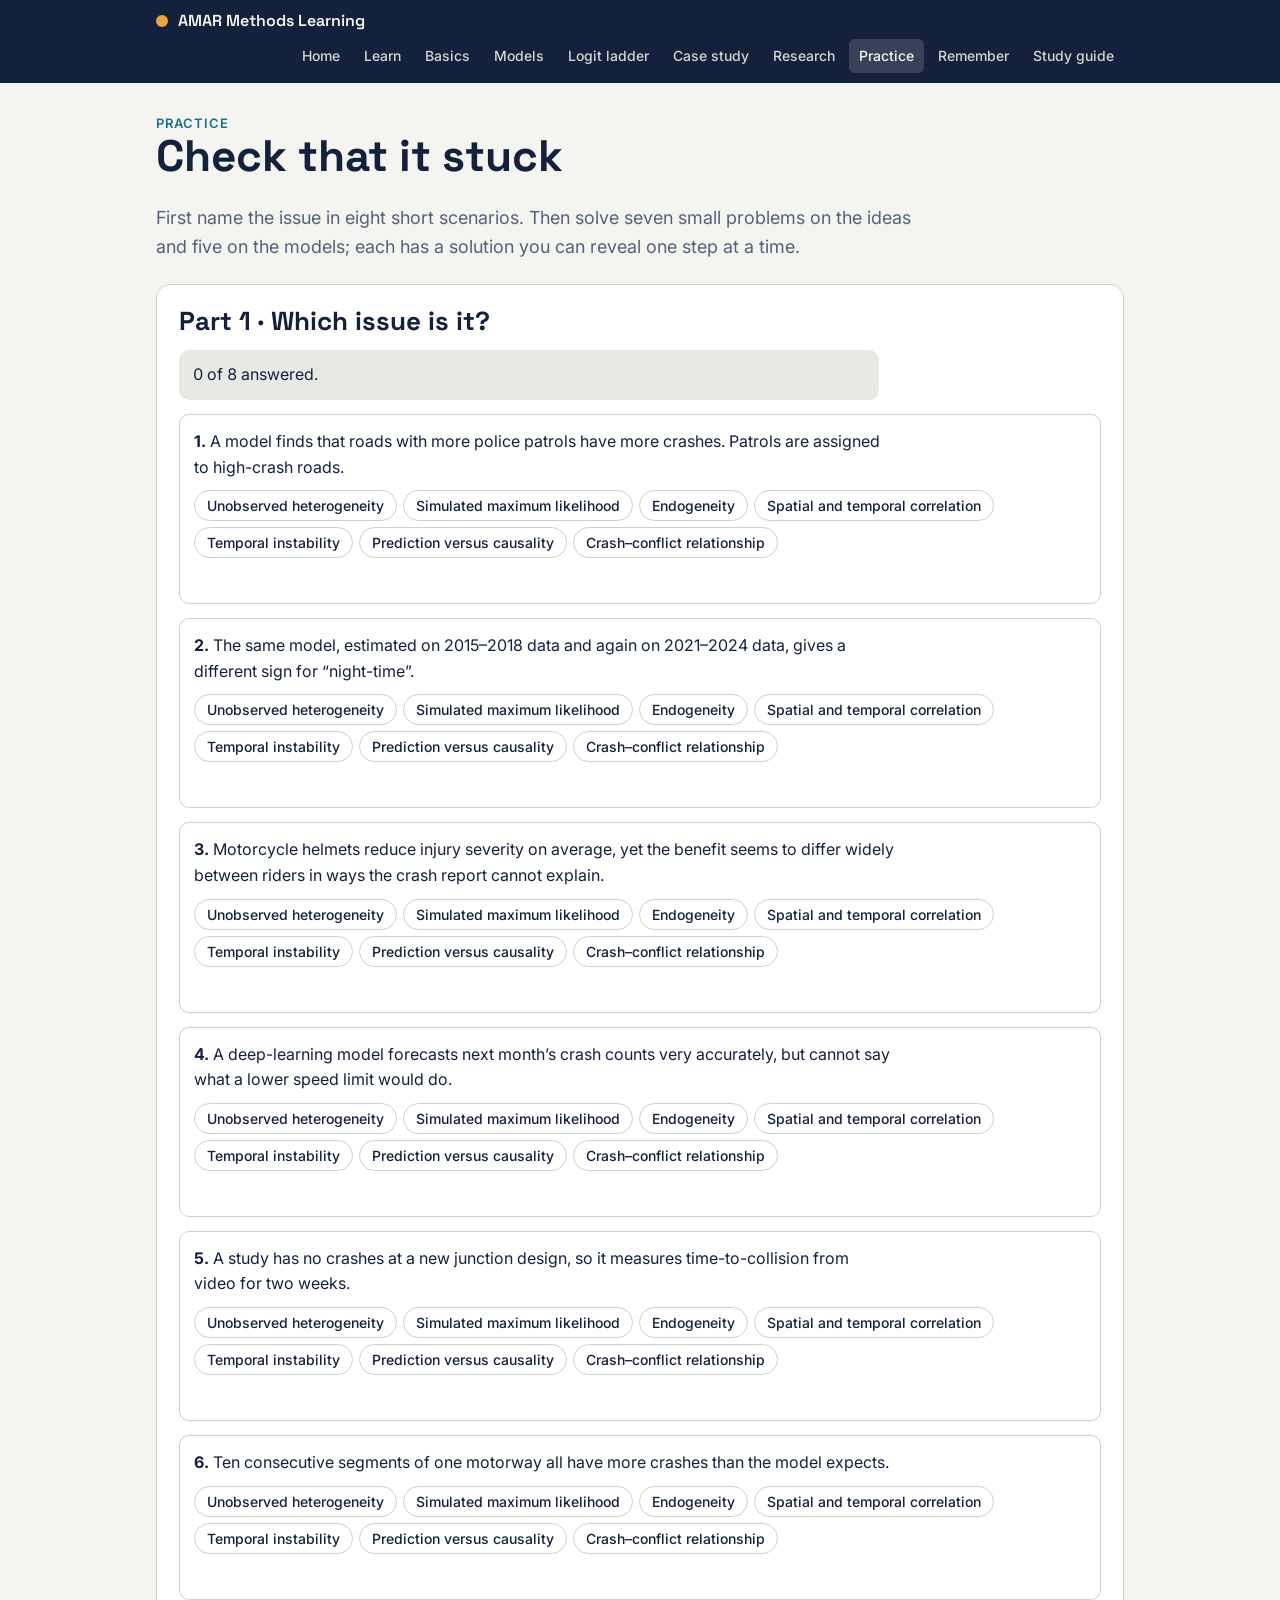
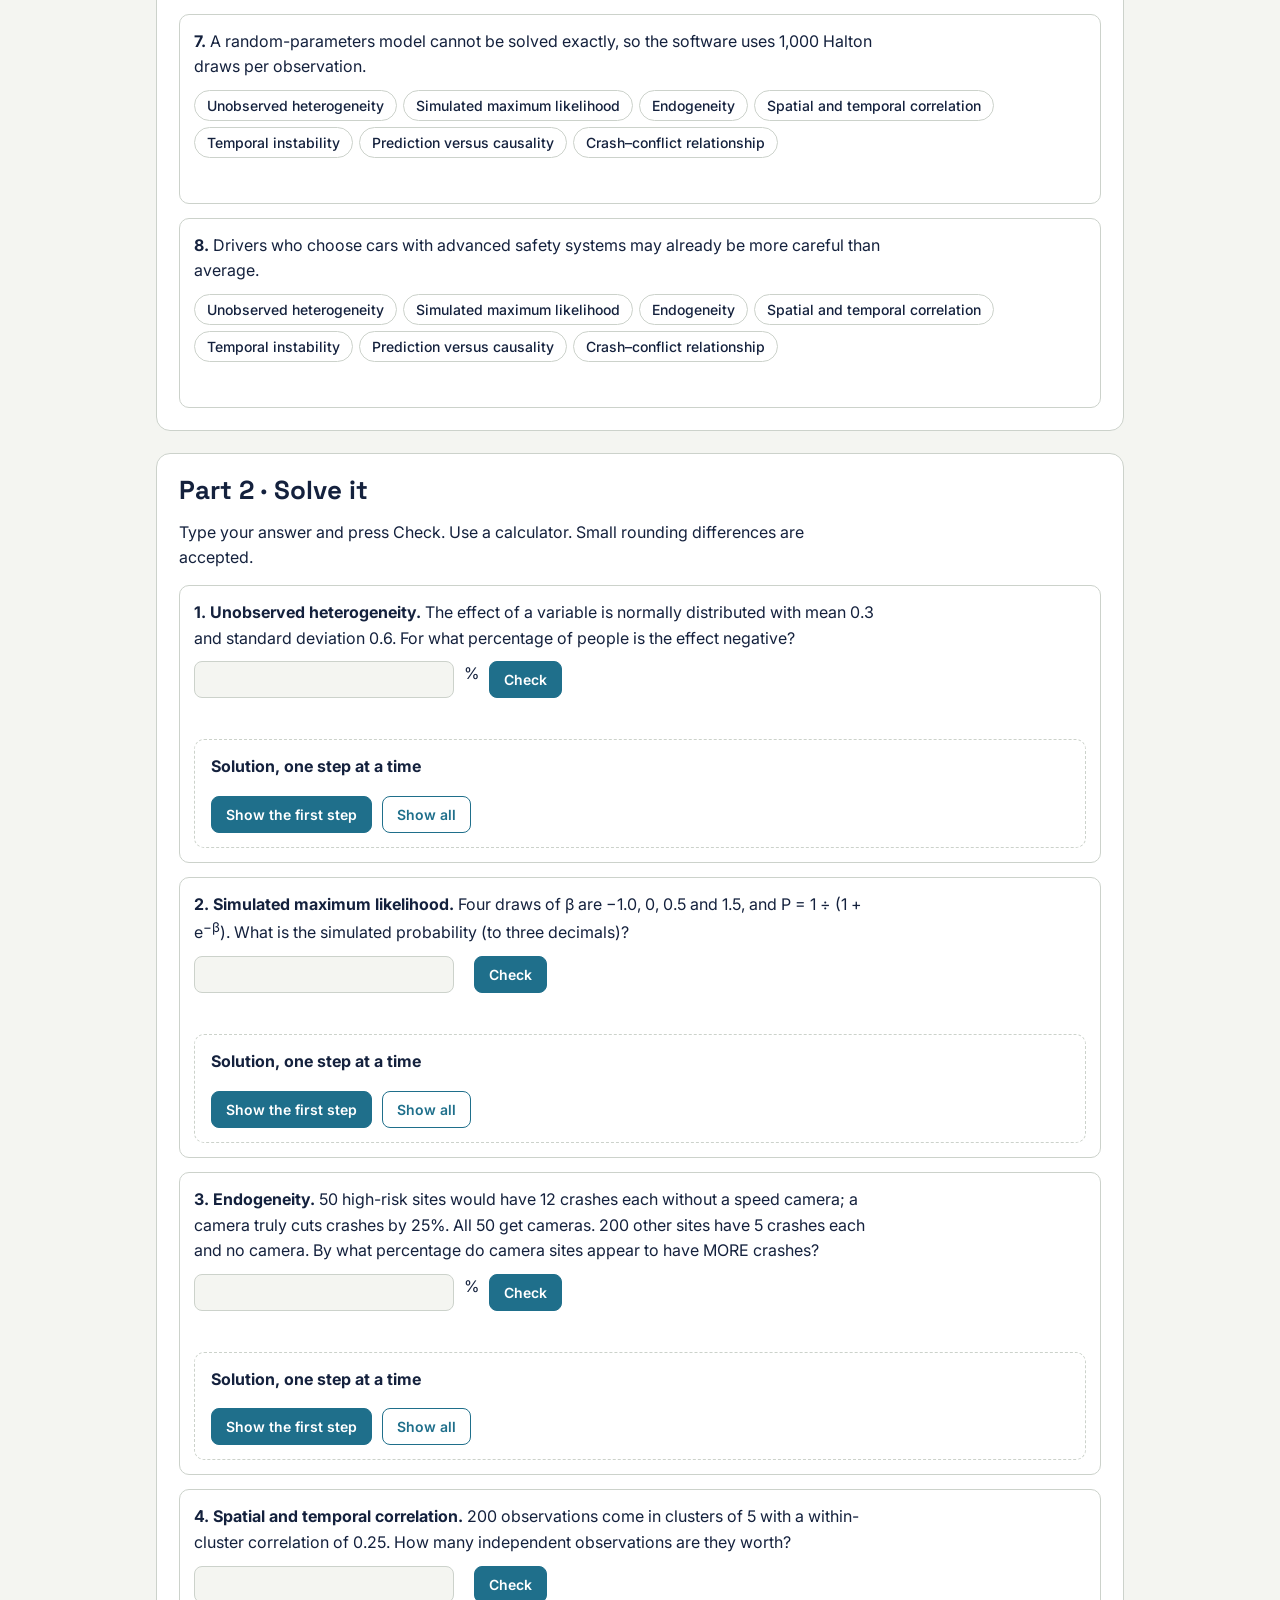
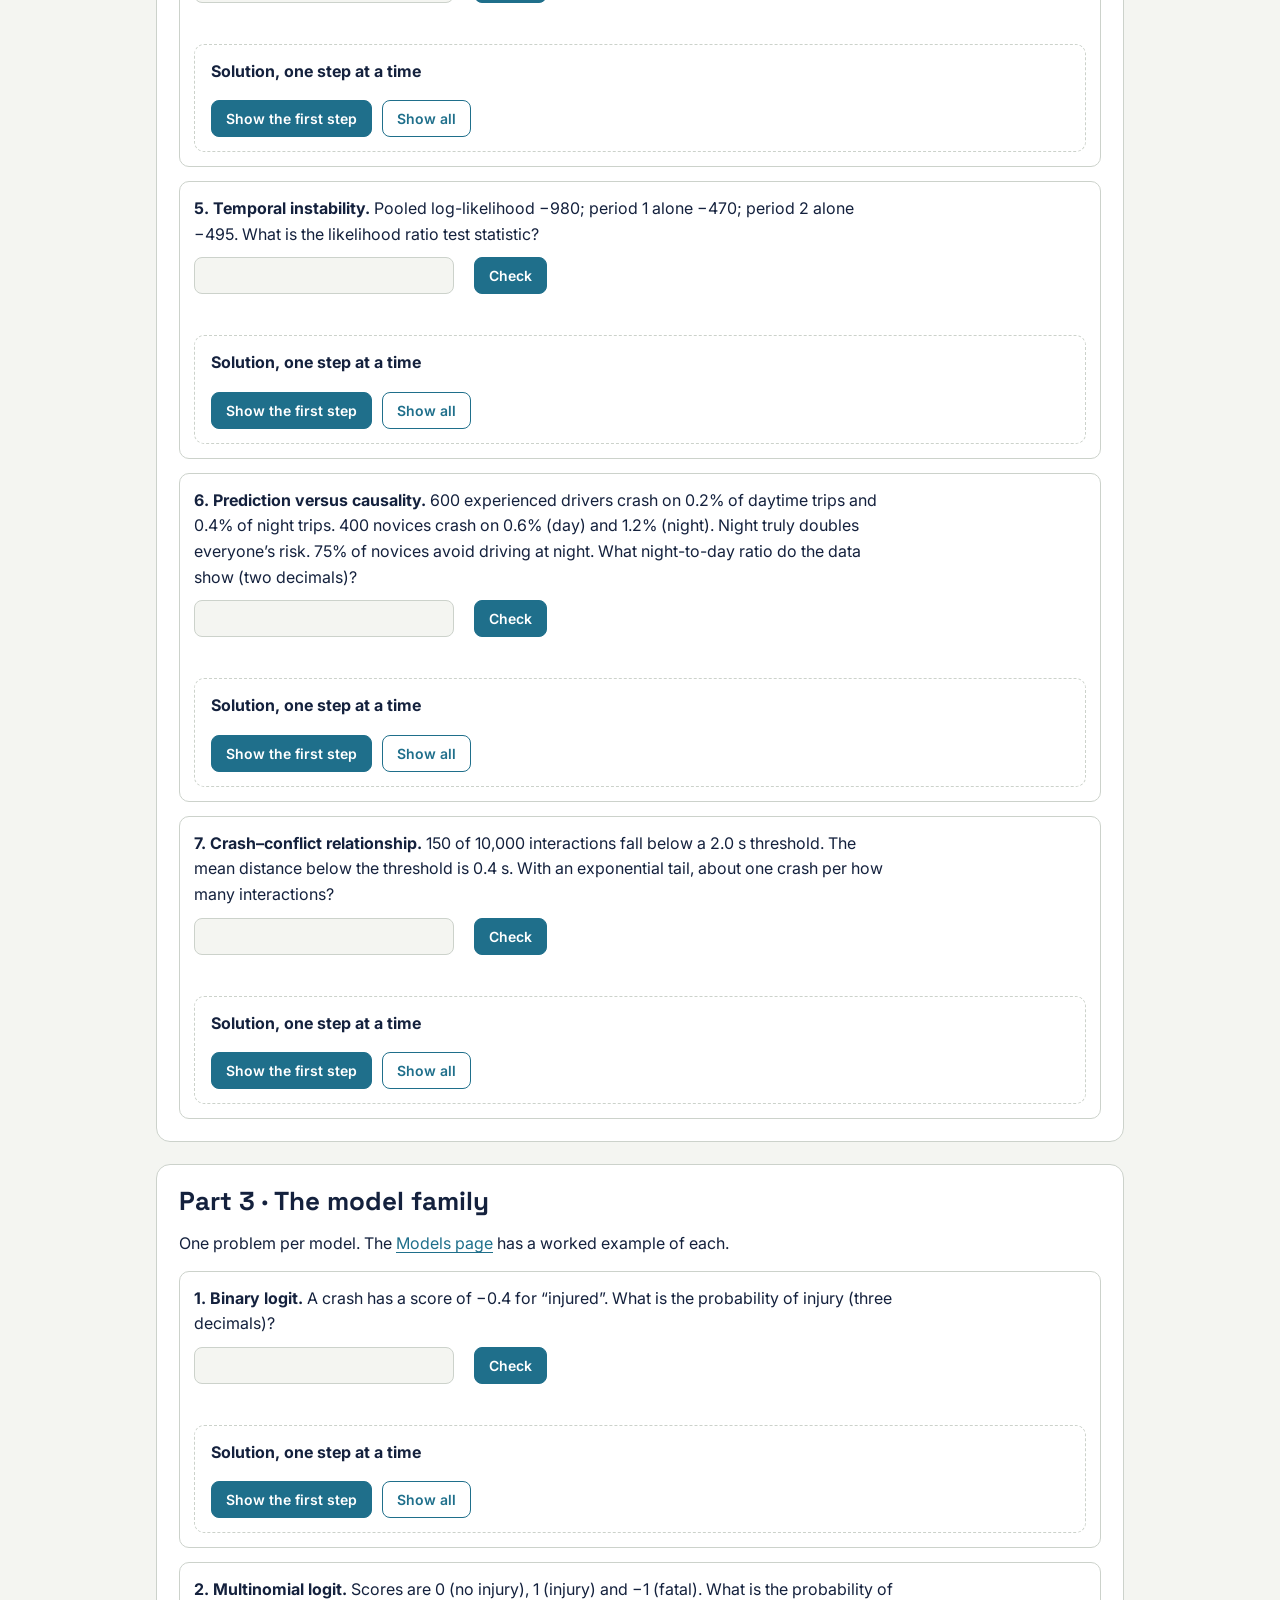
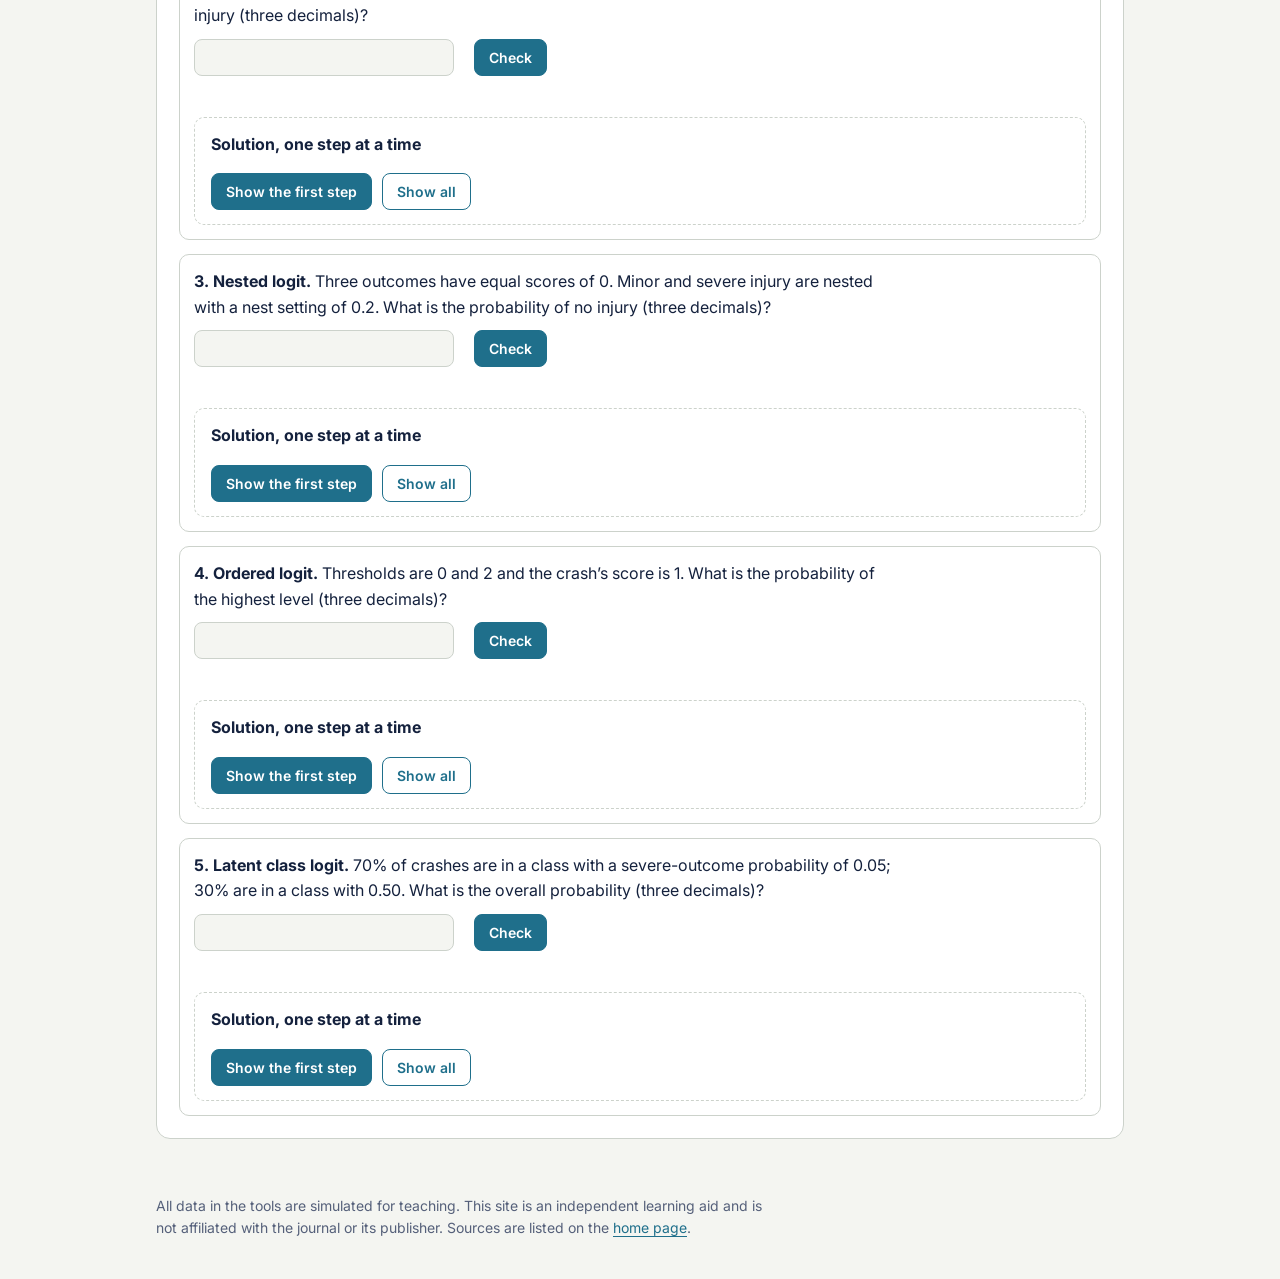
<file: docs/practice.html>
<!doctype html>
<html lang="en">
<head>
<meta charset="utf-8">
<meta name="viewport" content="width=device-width, initial-scale=1">
<title>Practice · AMAR Methods Learning</title>
<meta name="description" content="Beginner-friendly animations, interactive worked solutions, a study guide and memory techniques for the methods used in accident research.">
<link rel="preconnect" href="https://fonts.googleapis.com"><link rel="preconnect" href="https://fonts.gstatic.com" crossorigin>
<link rel="stylesheet" href="https://fonts.googleapis.com/css2?family=Inter:wght@400;500;600&family=Space+Grotesk:wght@500;600;700&display=swap">
<link rel="stylesheet" href="css/site.css">
</head>
<body>
<header class="band"><div class="in"><a class="brand" href="index.html"><i></i>AMAR Methods Learning</a><nav aria-label="Pages"><a href="index.html">Home</a><a href="learn.html">Learn</a><a href="basics.html">Basics</a><a href="models.html">Models</a><a href="ladder.html">Logit ladder</a><a href="study.html">Case study</a><a href="research.html">Research</a><a href="practice.html" aria-current="page">Practice</a><a href="memory.html">Remember</a><a href="viewer.html?doc=materials/AMAR_Methods_Study_Guide.pdf&mode=guide">Study guide</a></nav></div></header>
<main class="wrap">
<div><p class="eyebrow">Practice</p><h1>Check that it stuck</h1></div>
<p class="lede">First name the issue in eight short scenarios. Then solve seven small problems on the ideas and five on the models; each has a solution you can reveal one step at a time.</p>
<section class="concept"><h2>Part 1 · Which issue is it?</h2><p class="read" id="score" aria-live="polite">0 of 8 answered.</p>
<div class="q" data-a="endogeneity" data-why="Patrols are a response to crash risk, so risk drives both the patrols and the crashes."><p><b>1.</b> A model finds that roads with more police patrols have more crashes. Patrols are assigned to high-crash roads.</p><div class="opts"><button data-v="heterogeneity">Unobserved heterogeneity</button><button data-v="simulation">Simulated maximum likelihood</button><button data-v="endogeneity">Endogeneity</button><button data-v="space">Spatial and temporal correlation</button><button data-v="instability">Temporal instability</button><button data-v="causality">Prediction versus causality</button><button data-v="conflicts">Crash–conflict relationship</button></div><p class="fb" aria-live="polite"></p></div><div class="q" data-a="instability" data-why="The effect of the variable changed between periods."><p><b>2.</b> The same model, estimated on 2015–2018 data and again on 2021–2024 data, gives a different sign for “night-time”.</p><div class="opts"><button data-v="heterogeneity">Unobserved heterogeneity</button><button data-v="simulation">Simulated maximum likelihood</button><button data-v="endogeneity">Endogeneity</button><button data-v="space">Spatial and temporal correlation</button><button data-v="instability">Temporal instability</button><button data-v="causality">Prediction versus causality</button><button data-v="conflicts">Crash–conflict relationship</button></div><p class="fb" aria-live="polite"></p></div><div class="q" data-a="heterogeneity" data-why="The effect varies across people for unrecorded reasons."><p><b>3.</b> Motorcycle helmets reduce injury severity on average, yet the benefit seems to differ widely between riders in ways the crash report cannot explain.</p><div class="opts"><button data-v="heterogeneity">Unobserved heterogeneity</button><button data-v="simulation">Simulated maximum likelihood</button><button data-v="endogeneity">Endogeneity</button><button data-v="space">Spatial and temporal correlation</button><button data-v="instability">Temporal instability</button><button data-v="causality">Prediction versus causality</button><button data-v="conflicts">Crash–conflict relationship</button></div><p class="fb" aria-live="polite"></p></div><div class="q" data-a="causality" data-why="Good prediction does not give the effect of an intervention."><p><b>4.</b> A deep-learning model forecasts next month’s crash counts very accurately, but cannot say what a lower speed limit would do.</p><div class="opts"><button data-v="heterogeneity">Unobserved heterogeneity</button><button data-v="simulation">Simulated maximum likelihood</button><button data-v="endogeneity">Endogeneity</button><button data-v="space">Spatial and temporal correlation</button><button data-v="instability">Temporal instability</button><button data-v="causality">Prediction versus causality</button><button data-v="conflicts">Crash–conflict relationship</button></div><p class="fb" aria-live="polite"></p></div><div class="q" data-a="conflicts" data-why="Near misses stand in for crashes; a method is needed to link the two."><p><b>5.</b> A study has no crashes at a new junction design, so it measures time-to-collision from video for two weeks.</p><div class="opts"><button data-v="heterogeneity">Unobserved heterogeneity</button><button data-v="simulation">Simulated maximum likelihood</button><button data-v="endogeneity">Endogeneity</button><button data-v="space">Spatial and temporal correlation</button><button data-v="instability">Temporal instability</button><button data-v="causality">Prediction versus causality</button><button data-v="conflicts">Crash–conflict relationship</button></div><p class="fb" aria-live="polite"></p></div><div class="q" data-a="space" data-why="Neighbouring segments share unrecorded influences."><p><b>6.</b> Ten consecutive segments of one motorway all have more crashes than the model expects.</p><div class="opts"><button data-v="heterogeneity">Unobserved heterogeneity</button><button data-v="simulation">Simulated maximum likelihood</button><button data-v="endogeneity">Endogeneity</button><button data-v="space">Spatial and temporal correlation</button><button data-v="instability">Temporal instability</button><button data-v="causality">Prediction versus causality</button><button data-v="conflicts">Crash–conflict relationship</button></div><p class="fb" aria-live="polite"></p></div><div class="q" data-a="simulation" data-why="The integral is replaced by an average over draws."><p><b>7.</b> A random-parameters model cannot be solved exactly, so the software uses 1,000 Halton draws per observation.</p><div class="opts"><button data-v="heterogeneity">Unobserved heterogeneity</button><button data-v="simulation">Simulated maximum likelihood</button><button data-v="endogeneity">Endogeneity</button><button data-v="space">Spatial and temporal correlation</button><button data-v="instability">Temporal instability</button><button data-v="causality">Prediction versus causality</button><button data-v="conflicts">Crash–conflict relationship</button></div><p class="fb" aria-live="polite"></p></div><div class="q" data-a="endogeneity" data-why="Self-selection: an unseen trait drives both the choice and the outcome."><p><b>8.</b> Drivers who choose cars with advanced safety systems may already be more careful than average.</p><div class="opts"><button data-v="heterogeneity">Unobserved heterogeneity</button><button data-v="simulation">Simulated maximum likelihood</button><button data-v="endogeneity">Endogeneity</button><button data-v="space">Spatial and temporal correlation</button><button data-v="instability">Temporal instability</button><button data-v="causality">Prediction versus causality</button><button data-v="conflicts">Crash–conflict relationship</button></div><p class="fb" aria-live="polite"></p></div>
</section>
<section class="concept"><h2>Part 2 · Solve it</h2><p>Type your answer and press Check. Use a calculator. Small rounding differences are accepted.</p>
<div class="q" data-ans="31" data-tol="1.5"><p><b>1. Unobserved heterogeneity.</b> The effect of a variable is normally distributed with mean 0.3 and standard deviation 0.6. For what percentage of people is the effect negative?</p><div class="btns"><input type="number" step="any" aria-label="Your answer to problem 1"> <span>%</span><button class="go">Check</button></div><p class="fb" aria-live="polite"></p><div class="steps" data-steps='[&quot;Standardise zero: z = (0 \u2212 0.3) \u00f7 0.6 = \u22120.5.&quot;, &quot;The share of a normal distribution below z = \u22120.5 is 0.309.&quot;, &quot;About &lt;b&gt;31%&lt;/b&gt; of people have a negative effect.&quot;]'><b>Solution, one step at a time</b></div></div><div class="q" data-ans="0.552" data-tol="0.004"><p><b>2. Simulated maximum likelihood.</b> Four draws of β are −1.0, 0, 0.5 and 1.5, and P = 1 ÷ (1 + e<sup>−β</sup>). What is the simulated probability (to three decimals)?</p><div class="btns"><input type="number" step="any" aria-label="Your answer to problem 2"> <span></span><button class="go">Check</button></div><p class="fb" aria-live="polite"></p><div class="steps" data-steps='[&quot;P(\u22121.0) = 0.269, P(0) = 0.500, P(0.5) = 0.622, P(1.5) = 0.818.&quot;, &quot;Sum = 2.209.&quot;, &quot;Average = 2.209 \u00f7 4 = &lt;b&gt;0.552&lt;/b&gt;.&quot;]'><b>Solution, one step at a time</b></div></div><div class="q" data-ans="80" data-tol="1"><p><b>3. Endogeneity.</b> 50 high-risk sites would have 12 crashes each without a speed camera; a camera truly cuts crashes by 25%. All 50 get cameras. 200 other sites have 5 crashes each and no camera. By what percentage do camera sites appear to have MORE crashes?</p><div class="btns"><input type="number" step="any" aria-label="Your answer to problem 3"> <span>%</span><button class="go">Check</button></div><p class="fb" aria-live="polite"></p><div class="steps" data-steps='[&quot;Camera sites: 12 \u00d7 0.75 = 9 crashes each.&quot;, &quot;Naive ratio: 9 \u00f7 5 = 1.8.&quot;, &quot;Cameras appear to raise crashes by &lt;b&gt;80%&lt;/b&gt;, although the true effect is \u221225%.&quot;]'><b>Solution, one step at a time</b></div></div><div class="q" data-ans="100" data-tol="1"><p><b>4. Spatial and temporal correlation.</b> 200 observations come in clusters of 5 with a within-cluster correlation of 0.25. How many independent observations are they worth?</p><div class="btns"><input type="number" step="any" aria-label="Your answer to problem 4"> <span></span><button class="go">Check</button></div><p class="fb" aria-live="polite"></p><div class="steps" data-steps='[&quot;Design effect = 1 + (5 \u2212 1) \u00d7 0.25 = 2.&quot;, &quot;Effective sample = 200 \u00f7 2 = &lt;b&gt;100&lt;/b&gt;.&quot;]'><b>Solution, one step at a time</b></div></div><div class="q" data-ans="30" data-tol="0.5"><p><b>5. Temporal instability.</b> Pooled log-likelihood −980; period 1 alone −470; period 2 alone −495. What is the likelihood ratio test statistic?</p><div class="btns"><input type="number" step="any" aria-label="Your answer to problem 5"> <span></span><button class="go">Check</button></div><p class="fb" aria-live="polite"></p><div class="steps" data-steps='[&quot;Separate models together: \u2212470 + (\u2212495) = \u2212965.&quot;, &quot;Statistic = \u22122 \u00d7 [\u2212980 \u2212 (\u2212965)] = \u22122 \u00d7 (\u221215) = &lt;b&gt;30&lt;/b&gt;.&quot;, &quot;With 10 parameters per model the 5% critical value is 18.31, so stability is rejected.&quot;]'><b>Solution, one step at a time</b></div></div><div class="q" data-ans="1.43" data-tol="0.02"><p><b>6. Prediction versus causality.</b> 600 experienced drivers crash on 0.2% of daytime trips and 0.4% of night trips. 400 novices crash on 0.6% (day) and 1.2% (night). Night truly doubles everyone’s risk. 75% of novices avoid driving at night. What night-to-day ratio do the data show (two decimals)?</p><div class="btns"><input type="number" step="any" aria-label="Your answer to problem 6"> <span></span><button class="go">Check</button></div><p class="fb" aria-live="polite"></p><div class="steps" data-steps='[&quot;Day: 600 \u00d7 0.2% + 400 \u00d7 0.6% = 1.2 + 2.4 = 3.6 crashes per 1,000 drivers = 0.36%.&quot;, &quot;Night: 600 experienced and 100 novices drive. 600 \u00d7 0.4% + 100 \u00d7 1.2% = 2.4 + 1.2 = 3.6 crashes per 700 drivers = 0.514%.&quot;, &quot;Ratio = 0.514 \u00f7 0.36 = &lt;b&gt;1.43&lt;/b&gt;. Here self-selection hides part of the true effect of 2.&quot;]'><b>Solution, one step at a time</b></div></div><div class="q" data-ans="9900" data-tol="250"><p><b>7. Crash–conflict relationship.</b> 150 of 10,000 interactions fall below a 2.0 s threshold. The mean distance below the threshold is 0.4 s. With an exponential tail, about one crash per how many interactions?</p><div class="btns"><input type="number" step="any" aria-label="Your answer to problem 7"> <span></span><button class="go">Check</button></div><p class="fb" aria-live="polite"></p><div class="steps" data-steps='[&quot;Share of conflicts = 150 \u00f7 10,000 = 0.015.&quot;, &quot;Chance of reaching zero = e&lt;sup&gt;\u22122.0 \u00f7 0.4&lt;/sup&gt; = e&lt;sup&gt;\u22125&lt;/sup&gt; = 0.00674.&quot;, &quot;Crash probability = 0.015 \u00d7 0.00674 = 0.000101, about &lt;b&gt;1 per 9,900&lt;/b&gt;.&quot;]'><b>Solution, one step at a time</b></div></div>
</section>
<section class="concept" id="models"><h2>Part 3 · The model family</h2><p>One problem per model. The <a href="models.html">Models page</a> has a worked example of each.</p>
<div class="q" data-ans="0.401" data-tol="0.003"><p><b>1. Binary logit.</b> A crash has a score of −0.4 for “injured”. What is the probability of injury (three decimals)?</p><div class="btns"><input type="number" step="any" aria-label="Your answer to model problem 1"> <span></span><button class="go">Check</button></div><p class="fb" aria-live="polite"></p><div class="steps" data-steps='[&quot;e&lt;sup&gt;0.4&lt;/sup&gt; = 1.492.&quot;, &quot;Probability = 1 \u00f7 (1 + 1.492) = &lt;b&gt;0.401&lt;/b&gt;.&quot;]'><b>Solution, one step at a time</b></div></div><div class="q" data-ans="0.665" data-tol="0.003"><p><b>2. Multinomial logit.</b> Scores are 0 (no injury), 1 (injury) and −1 (fatal). What is the probability of injury (three decimals)?</p><div class="btns"><input type="number" step="any" aria-label="Your answer to model problem 2"> <span></span><button class="go">Check</button></div><p class="fb" aria-live="polite"></p><div class="steps" data-steps='[&quot;Weights: e&lt;sup&gt;0&lt;/sup&gt; = 1, e&lt;sup&gt;1&lt;/sup&gt; = 2.718, e&lt;sup&gt;\u22121&lt;/sup&gt; = 0.368.&quot;, &quot;Total = 4.086.&quot;, &quot;Injury: 2.718 \u00f7 4.086 = &lt;b&gt;0.665&lt;/b&gt;.&quot;]'><b>Solution, one step at a time</b></div></div><div class="q" data-ans="0.465" data-tol="0.003"><p><b>3. Nested logit.</b> Three outcomes have equal scores of 0. Minor and severe injury are nested with a nest setting of 0.2. What is the probability of no injury (three decimals)?</p><div class="btns"><input type="number" step="any" aria-label="Your answer to model problem 3"> <span></span><button class="go">Check</button></div><p class="fb" aria-live="polite"></p><div class="steps" data-steps='[&quot;Nest weight = 2&lt;sup&gt;0.2&lt;/sup&gt; = 1.149.&quot;, &quot;No injury = 1 \u00f7 (1 + 1.149) = &lt;b&gt;0.465&lt;/b&gt;.&quot;, &quot;The closer the nest setting is to 0, the closer this gets to 0.5: the two injury levels behave almost like one outcome.&quot;]'><b>Solution, one step at a time</b></div></div><div class="q" data-ans="0.269" data-tol="0.003"><p><b>4. Ordered logit.</b> Thresholds are 0 and 2 and the crash’s score is 1. What is the probability of the highest level (three decimals)?</p><div class="btns"><input type="number" step="any" aria-label="Your answer to model problem 4"> <span></span><button class="go">Check</button></div><p class="fb" aria-live="polite"></p><div class="steps" data-steps='[&quot;Up to the second threshold: F(2 \u2212 1) = F(1) = 0.731.&quot;, &quot;Highest level = 1 \u2212 0.731 = &lt;b&gt;0.269&lt;/b&gt;.&quot;]'><b>Solution, one step at a time</b></div></div><div class="q" data-ans="0.185" data-tol="0.002"><p><b>5. Latent class logit.</b> 70% of crashes are in a class with a severe-outcome probability of 0.05; 30% are in a class with 0.50. What is the overall probability (three decimals)?</p><div class="btns"><input type="number" step="any" aria-label="Your answer to model problem 5"> <span></span><button class="go">Check</button></div><p class="fb" aria-live="polite"></p><div class="steps" data-steps='[&quot;0.70 \u00d7 0.05 = 0.035.&quot;, &quot;0.30 \u00d7 0.50 = 0.150.&quot;, &quot;Total = &lt;b&gt;0.185&lt;/b&gt;.&quot;]'><b>Solution, one step at a time</b></div></div>
</section>
</main>
<footer class="site"><p>All data in the tools are simulated for teaching. This site is an independent learning aid and is not affiliated with the journal or its publisher. Sources are listed on the <a href="index.html#sources">home page</a>.</p></footer>
<script src="js/common.js"></script>
<script>
(function(){ var done=0, right=0, qs=document.querySelectorAll('.q[data-a]');
[].forEach.call(qs,function(q){ q.querySelector('.opts').addEventListener('click',function(e){ var b=e.target.closest('button'); if(!b||q.dataset.done) return; q.dataset.done=1; done++; var ok=b.dataset.v===q.dataset.a; if(ok) right++;
  [].forEach.call(q.querySelectorAll('.opts button'),function(c){ if(c.dataset.v===q.dataset.a) c.className='ok'; else if(c===b) c.className='no'; c.disabled=true; });
  q.querySelector('.fb').textContent=(ok?'Correct. ':'Not quite. ')+q.dataset.why;
  $('score').textContent=done+' of '+qs.length+' answered, '+right+' correct.'+(done===qs.length?(right>=7?' Ready for Part 2.':' Revisit the ideas you missed on the Learn page.'):''); }); });
[].forEach.call(document.querySelectorAll('.q[data-ans]'),function(q){ var inp=q.querySelector('input'), fb=q.querySelector('.fb'); function chk(){ var v=parseFloat(inp.value); if(isNaN(v)){ fb.textContent='Type a number first.'; return; } var ok=Math.abs(v-(+q.dataset.ans))<=+q.dataset.tol; fb.textContent=ok?'Correct.':'Not yet. Try again, or reveal the solution below.'; }
  q.querySelector('button.go').onclick=chk; inp.addEventListener('keydown',function(e){ if(e.key==='Enter') chk(); }); });
initSteps(); })();
</script>
</body>
</html>
</file>
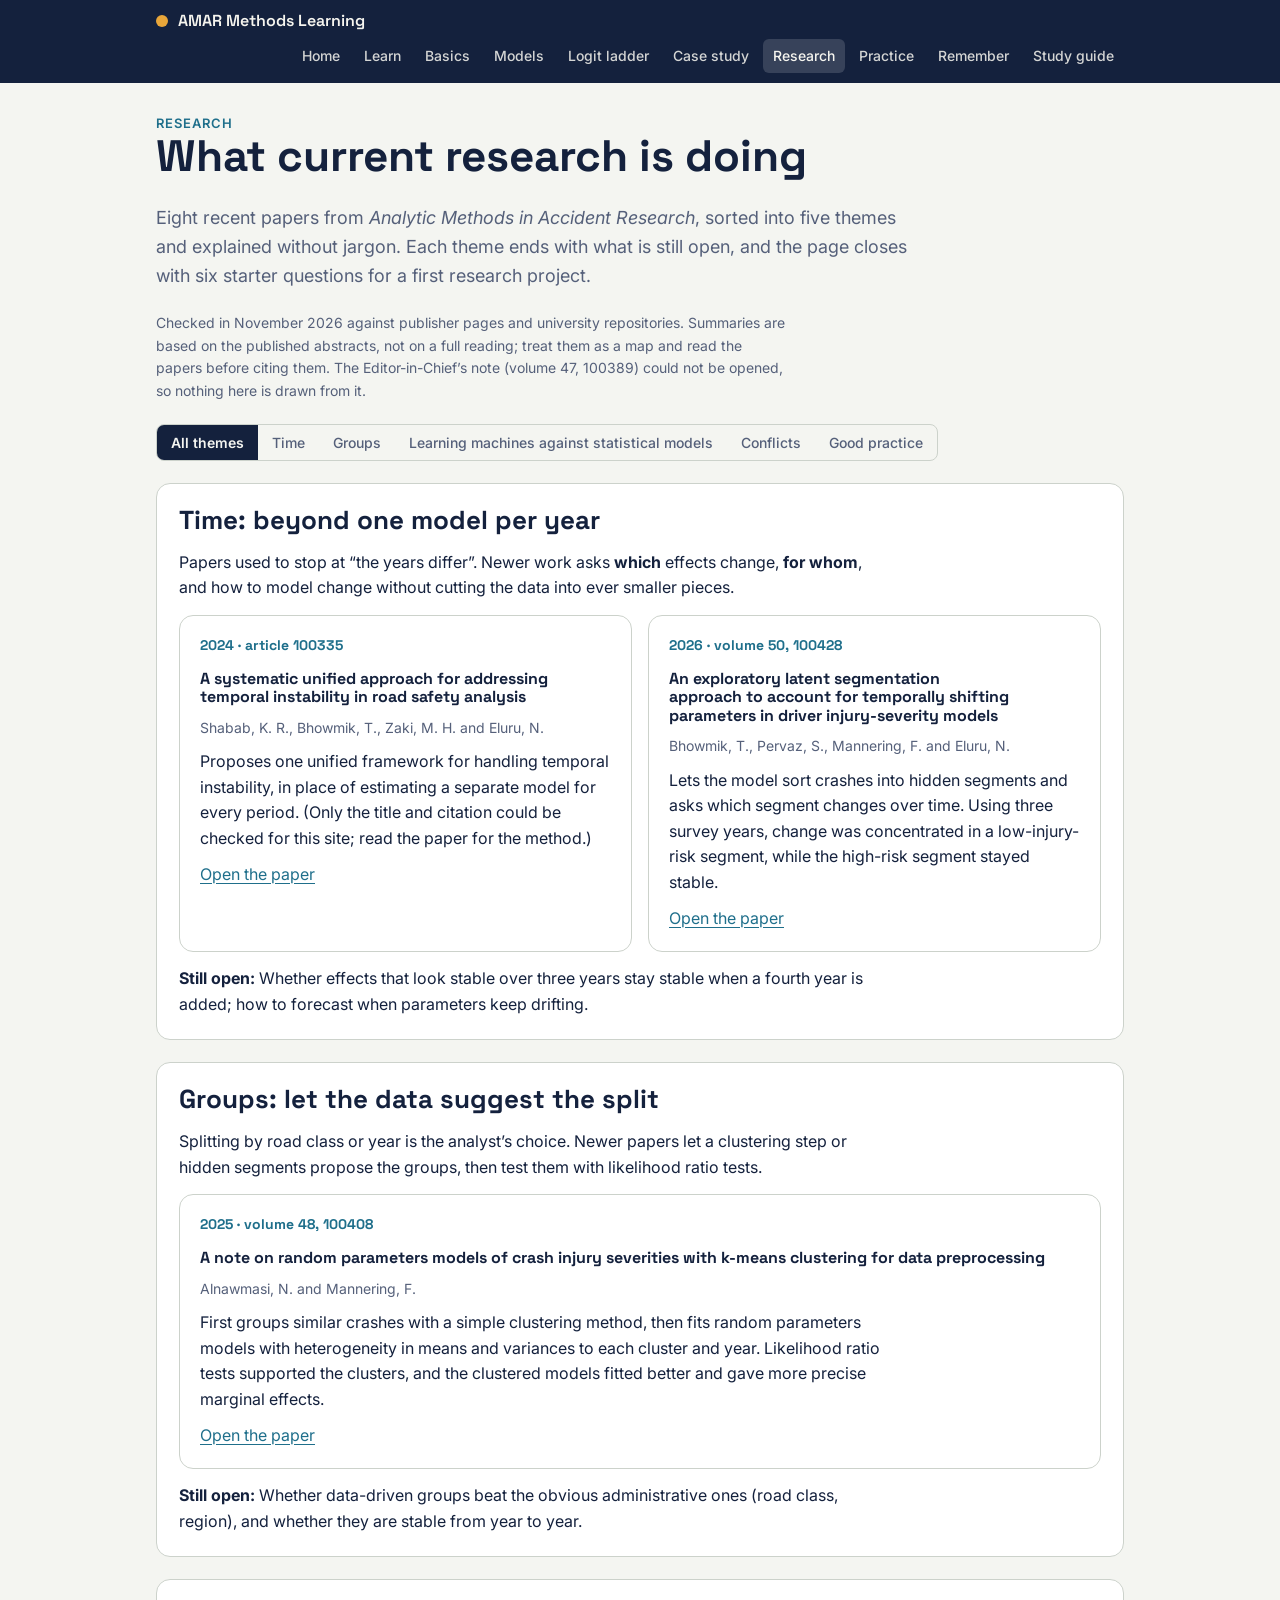
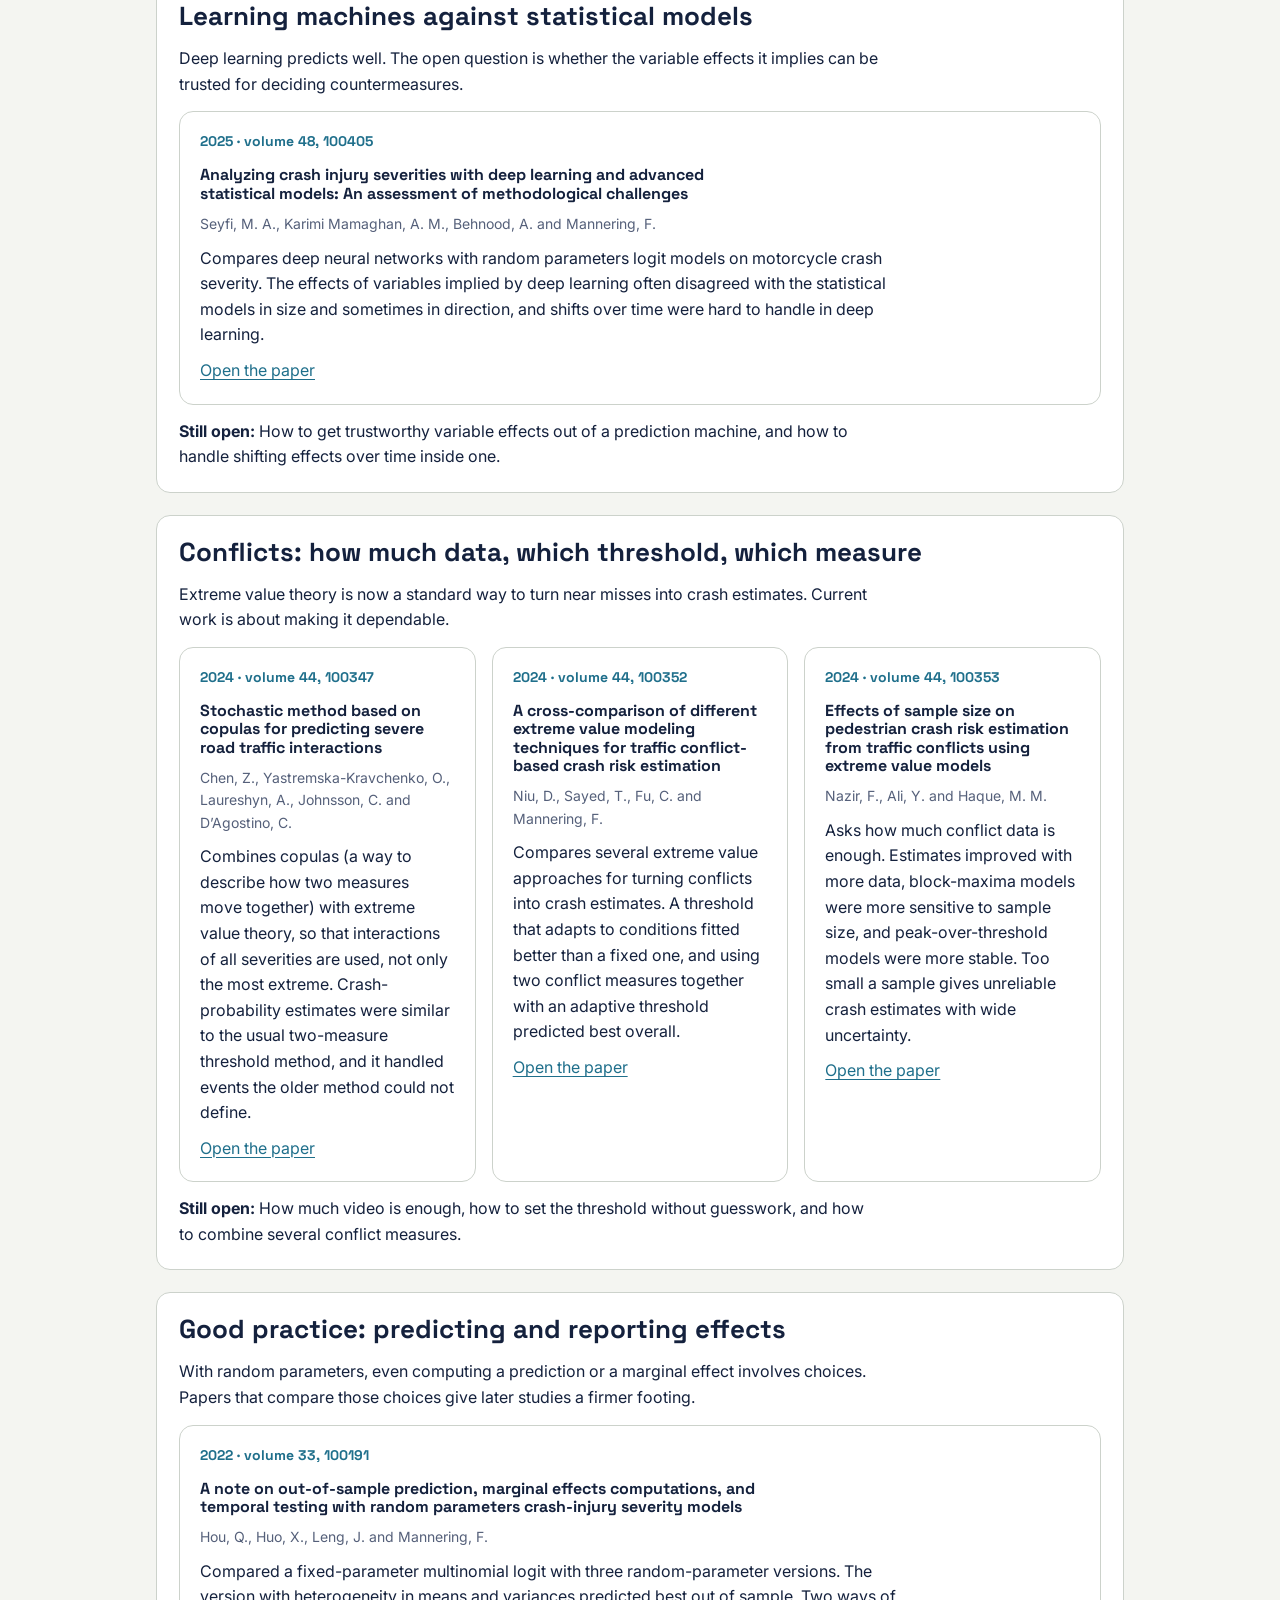
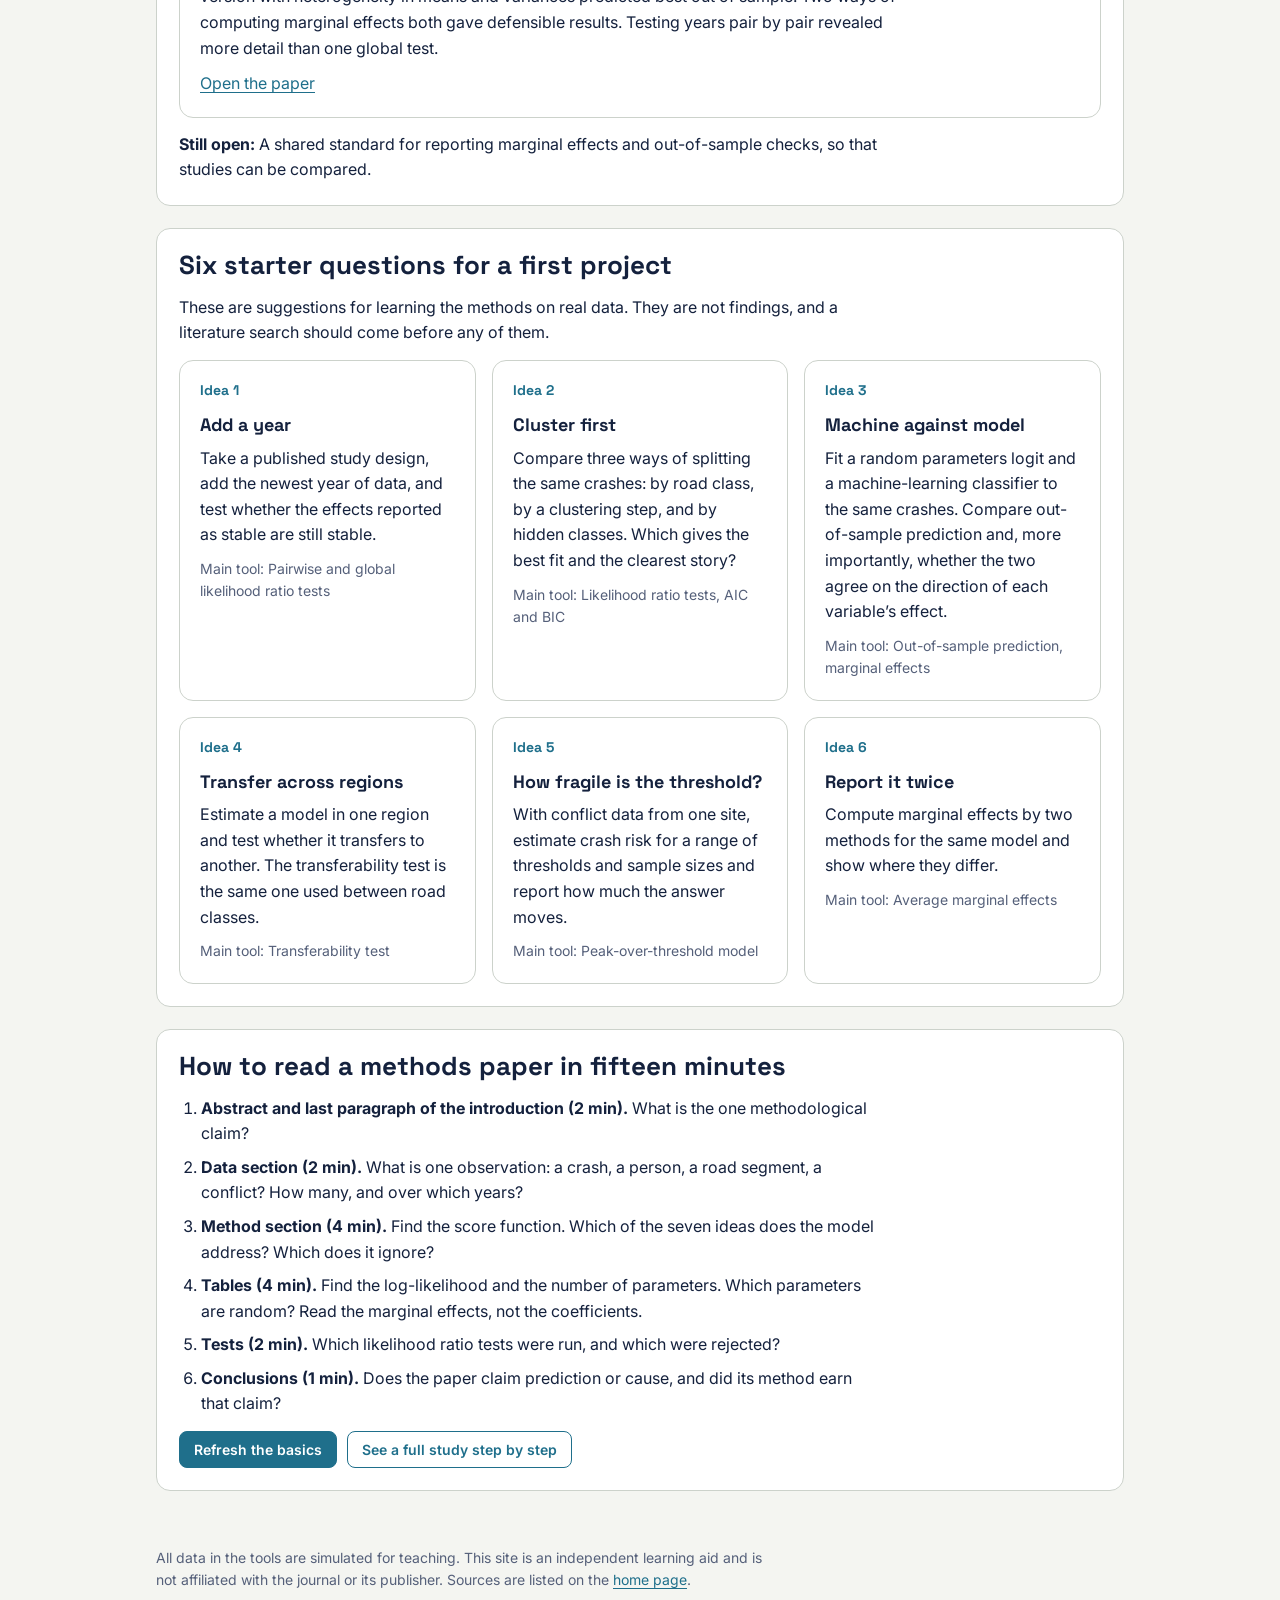
<file: docs/research.html>
<!doctype html>
<html lang="en">
<head>
<meta charset="utf-8">
<meta name="viewport" content="width=device-width, initial-scale=1">
<title>Current research · AMAR Methods Learning</title>
<meta name="description" content="Beginner-friendly animations, interactive worked solutions, a study guide and memory techniques for the methods used in accident research.">
<link rel="preconnect" href="https://fonts.googleapis.com"><link rel="preconnect" href="https://fonts.gstatic.com" crossorigin>
<link rel="stylesheet" href="https://fonts.googleapis.com/css2?family=Inter:wght@400;500;600&family=Space+Grotesk:wght@500;600;700&display=swap">
<link rel="stylesheet" href="css/site.css">
</head>
<body>
<header class="band"><div class="in"><a class="brand" href="index.html"><i></i>AMAR Methods Learning</a><nav aria-label="Pages"><a href="index.html">Home</a><a href="learn.html">Learn</a><a href="basics.html">Basics</a><a href="models.html">Models</a><a href="ladder.html">Logit ladder</a><a href="study.html">Case study</a><a href="research.html" aria-current="page">Research</a><a href="practice.html">Practice</a><a href="memory.html">Remember</a><a href="viewer.html?doc=materials/AMAR_Methods_Study_Guide.pdf&mode=guide">Study guide</a></nav></div></header>
<main class="wrap">
<div><p class="eyebrow">Research</p><h1>What current research is doing</h1></div>
<p class="lede">Eight recent papers from <i>Analytic Methods in Accident Research</i>, sorted into five themes and explained without jargon. Each theme ends with what is still open, and the page closes with six starter questions for a first research project.</p>
<p class="note">Checked in November 2026 against publisher pages and university repositories. Summaries are based on the published abstracts, not on a full reading; treat them as a map and read the papers before citing them. The Editor-in-Chief’s note (volume 47, 100389) could not be opened, so nothing here is drawn from it.</p>
<div class="seg" id="th" role="group" aria-label="Filter by theme"><button data-t="all" aria-pressed="true">All themes</button><button data-t="time" aria-pressed="false">Time</button><button data-t="groups" aria-pressed="false">Groups</button><button data-t="learning" aria-pressed="false">Learning machines against statistical models</button><button data-t="conflicts" aria-pressed="false">Conflicts</button><button data-t="practice" aria-pressed="false">Good practice</button></div>
<section class="concept theme" data-t="time"><h2>Time: beyond one model per year</h2><p>Papers used to stop at “the years differ”. Newer work asks <b>which</b> effects change, <b>for whom</b>, and how to model change without cutting the data into ever smaller pieces.</p>
<div class="grid"><div class="card"><span class="num">2024 · article 100335</span><h3 style="font-size:16px">A systematic unified approach for addressing temporal instability in road safety analysis</h3><p class="note">Shabab, K. R., Bhowmik, T., Zaki, M. H. and Eluru, N.</p><p>Proposes one unified framework for handling temporal instability, in place of estimating a separate model for every period. (Only the title and citation could be checked for this site; read the paper for the method.)</p><p><a href="https://doi.org/10.1016/j.amar.2024.100335">Open the paper</a></p></div><div class="card"><span class="num">2026 · volume 50, 100428</span><h3 style="font-size:16px">An exploratory latent segmentation approach to account for temporally shifting parameters in driver injury-severity models</h3><p class="note">Bhowmik, T., Pervaz, S., Mannering, F. and Eluru, N.</p><p>Lets the model sort crashes into hidden segments and asks which segment changes over time. Using three survey years, change was concentrated in a low-injury-risk segment, while the high-risk segment stayed stable.</p><p><a href="https://doi.org/10.1016/j.amar.2026.100428">Open the paper</a></p></div></div>
<p><b>Still open:</b> Whether effects that look stable over three years stay stable when a fourth year is added; how to forecast when parameters keep drifting.</p></section><section class="concept theme" data-t="groups"><h2>Groups: let the data suggest the split</h2><p>Splitting by road class or year is the analyst’s choice. Newer papers let a clustering step or hidden segments propose the groups, then test them with likelihood ratio tests.</p>
<div class="grid"><div class="card"><span class="num">2025 · volume 48, 100408</span><h3 style="font-size:16px">A note on random parameters models of crash injury severities with k-means clustering for data preprocessing</h3><p class="note">Alnawmasi, N. and Mannering, F.</p><p>First groups similar crashes with a simple clustering method, then fits random parameters models with heterogeneity in means and variances to each cluster and year. Likelihood ratio tests supported the clusters, and the clustered models fitted better and gave more precise marginal effects.</p><p><a href="https://doi.org/10.1016/j.amar.2025.100408">Open the paper</a></p></div></div>
<p><b>Still open:</b> Whether data-driven groups beat the obvious administrative ones (road class, region), and whether they are stable from year to year.</p></section><section class="concept theme" data-t="learning"><h2>Learning machines against statistical models</h2><p>Deep learning predicts well. The open question is whether the variable effects it implies can be trusted for deciding countermeasures.</p>
<div class="grid"><div class="card"><span class="num">2025 · volume 48, 100405</span><h3 style="font-size:16px">Analyzing crash injury severities with deep learning and advanced statistical models: An assessment of methodological challenges</h3><p class="note">Seyfi, M. A., Karimi Mamaghan, A. M., Behnood, A. and Mannering, F.</p><p>Compares deep neural networks with random parameters logit models on motorcycle crash severity. The effects of variables implied by deep learning often disagreed with the statistical models in size and sometimes in direction, and shifts over time were hard to handle in deep learning.</p><p><a href="https://doi.org/10.1016/j.amar.2025.100405">Open the paper</a></p></div></div>
<p><b>Still open:</b> How to get trustworthy variable effects out of a prediction machine, and how to handle shifting effects over time inside one.</p></section><section class="concept theme" data-t="conflicts"><h2>Conflicts: how much data, which threshold, which measure</h2><p>Extreme value theory is now a standard way to turn near misses into crash estimates. Current work is about making it dependable.</p>
<div class="grid"><div class="card"><span class="num">2024 · volume 44, 100347</span><h3 style="font-size:16px">Stochastic method based on copulas for predicting severe road traffic interactions</h3><p class="note">Chen, Z., Yastremska-Kravchenko, O., Laureshyn, A., Johnsson, C. and D’Agostino, C.</p><p>Combines copulas (a way to describe how two measures move together) with extreme value theory, so that interactions of all severities are used, not only the most extreme. Crash-probability estimates were similar to the usual two-measure threshold method, and it handled events the older method could not define.</p><p><a href="https://doi.org/10.1016/j.amar.2024.100347">Open the paper</a></p></div><div class="card"><span class="num">2024 · volume 44, 100352</span><h3 style="font-size:16px">A cross-comparison of different extreme value modeling techniques for traffic conflict-based crash risk estimation</h3><p class="note">Niu, D., Sayed, T., Fu, C. and Mannering, F.</p><p>Compares several extreme value approaches for turning conflicts into crash estimates. A threshold that adapts to conditions fitted better than a fixed one, and using two conflict measures together with an adaptive threshold predicted best overall.</p><p><a href="https://doi.org/10.1016/j.amar.2024.100352">Open the paper</a></p></div><div class="card"><span class="num">2024 · volume 44, 100353</span><h3 style="font-size:16px">Effects of sample size on pedestrian crash risk estimation from traffic conflicts using extreme value models</h3><p class="note">Nazir, F., Ali, Y. and Haque, M. M.</p><p>Asks how much conflict data is enough. Estimates improved with more data, block-maxima models were more sensitive to sample size, and peak-over-threshold models were more stable. Too small a sample gives unreliable crash estimates with wide uncertainty.</p><p><a href="https://doi.org/10.1016/j.amar.2024.100353">Open the paper</a></p></div></div>
<p><b>Still open:</b> How much video is enough, how to set the threshold without guesswork, and how to combine several conflict measures.</p></section><section class="concept theme" data-t="practice"><h2>Good practice: predicting and reporting effects</h2><p>With random parameters, even computing a prediction or a marginal effect involves choices. Papers that compare those choices give later studies a firmer footing.</p>
<div class="grid"><div class="card"><span class="num">2022 · volume 33, 100191</span><h3 style="font-size:16px">A note on out-of-sample prediction, marginal effects computations, and temporal testing with random parameters crash-injury severity models</h3><p class="note">Hou, Q., Huo, X., Leng, J. and Mannering, F.</p><p>Compared a fixed-parameter multinomial logit with three random-parameter versions. The version with heterogeneity in means and variances predicted best out of sample. Two ways of computing marginal effects both gave defensible results. Testing years pair by pair revealed more detail than one global test.</p><p><a href="https://doi.org/10.1016/j.amar.2021.100191">Open the paper</a></p></div></div>
<p><b>Still open:</b> A shared standard for reporting marginal effects and out-of-sample checks, so that studies can be compared.</p></section>
<section class="concept" id="ideas"><h2>Six starter questions for a first project</h2>
<p>These are suggestions for learning the methods on real data. They are not findings, and a literature search should come before any of them.</p>
<div class="grid"><div class="card"><span class="num">Idea 1</span><h3>Add a year</h3><p>Take a published study design, add the newest year of data, and test whether the effects reported as stable are still stable.</p><p class="note">Main tool: Pairwise and global likelihood ratio tests</p></div><div class="card"><span class="num">Idea 2</span><h3>Cluster first</h3><p>Compare three ways of splitting the same crashes: by road class, by a clustering step, and by hidden classes. Which gives the best fit and the clearest story?</p><p class="note">Main tool: Likelihood ratio tests, AIC and BIC</p></div><div class="card"><span class="num">Idea 3</span><h3>Machine against model</h3><p>Fit a random parameters logit and a machine-learning classifier to the same crashes. Compare out-of-sample prediction and, more importantly, whether the two agree on the direction of each variable’s effect.</p><p class="note">Main tool: Out-of-sample prediction, marginal effects</p></div><div class="card"><span class="num">Idea 4</span><h3>Transfer across regions</h3><p>Estimate a model in one region and test whether it transfers to another. The transferability test is the same one used between road classes.</p><p class="note">Main tool: Transferability test</p></div><div class="card"><span class="num">Idea 5</span><h3>How fragile is the threshold?</h3><p>With conflict data from one site, estimate crash risk for a range of thresholds and sample sizes and report how much the answer moves.</p><p class="note">Main tool: Peak-over-threshold model</p></div><div class="card"><span class="num">Idea 6</span><h3>Report it twice</h3><p>Compute marginal effects by two methods for the same model and show where they differ.</p><p class="note">Main tool: Average marginal effects</p></div></div></section>
<section class="concept" id="read"><h2>How to read a methods paper in fifteen minutes</h2>
<ol style="margin:0;padding-left:22px;display:flex;flex-direction:column;gap:8px;max-width:70ch">
<li><b>Abstract and last paragraph of the introduction (2 min).</b> What is the one methodological claim?</li>
<li><b>Data section (2 min).</b> What is one observation: a crash, a person, a road segment, a conflict? How many, and over which years?</li>
<li><b>Method section (4 min).</b> Find the score function. Which of the seven ideas does the model address? Which does it ignore?</li>
<li><b>Tables (4 min).</b> Find the log-likelihood and the number of parameters. Which parameters are random? Read the marginal effects, not the coefficients.</li>
<li><b>Tests (2 min).</b> Which likelihood ratio tests were run, and which were rejected?</li>
<li><b>Conclusions (1 min).</b> Does the paper claim prediction or cause, and did its method earn that claim?</li></ol>
<div class="btns"><a class="btn" href="basics.html">Refresh the basics</a><a class="btn ghost" href="study.html">See a full study step by step</a></div></section>
</main>
<footer class="site"><p>All data in the tools are simulated for teaching. This site is an independent learning aid and is not affiliated with the journal or its publisher. Sources are listed on the <a href="index.html#sources">home page</a>.</p></footer>
<script src="js/common.js"></script>
<script>(function(){ var seg=document.getElementById('th'); seg.addEventListener('click',function(e){ var b=e.target.closest('button'); if(!b) return; [].forEach.call(seg.children,function(c){ c.setAttribute('aria-pressed', c===b); }); [].forEach.call(document.querySelectorAll('.theme'),function(s){ s.hidden = b.dataset.t!=='all' && s.dataset.t!==b.dataset.t; }); }); })();</script>
</body>
</html>
</file>
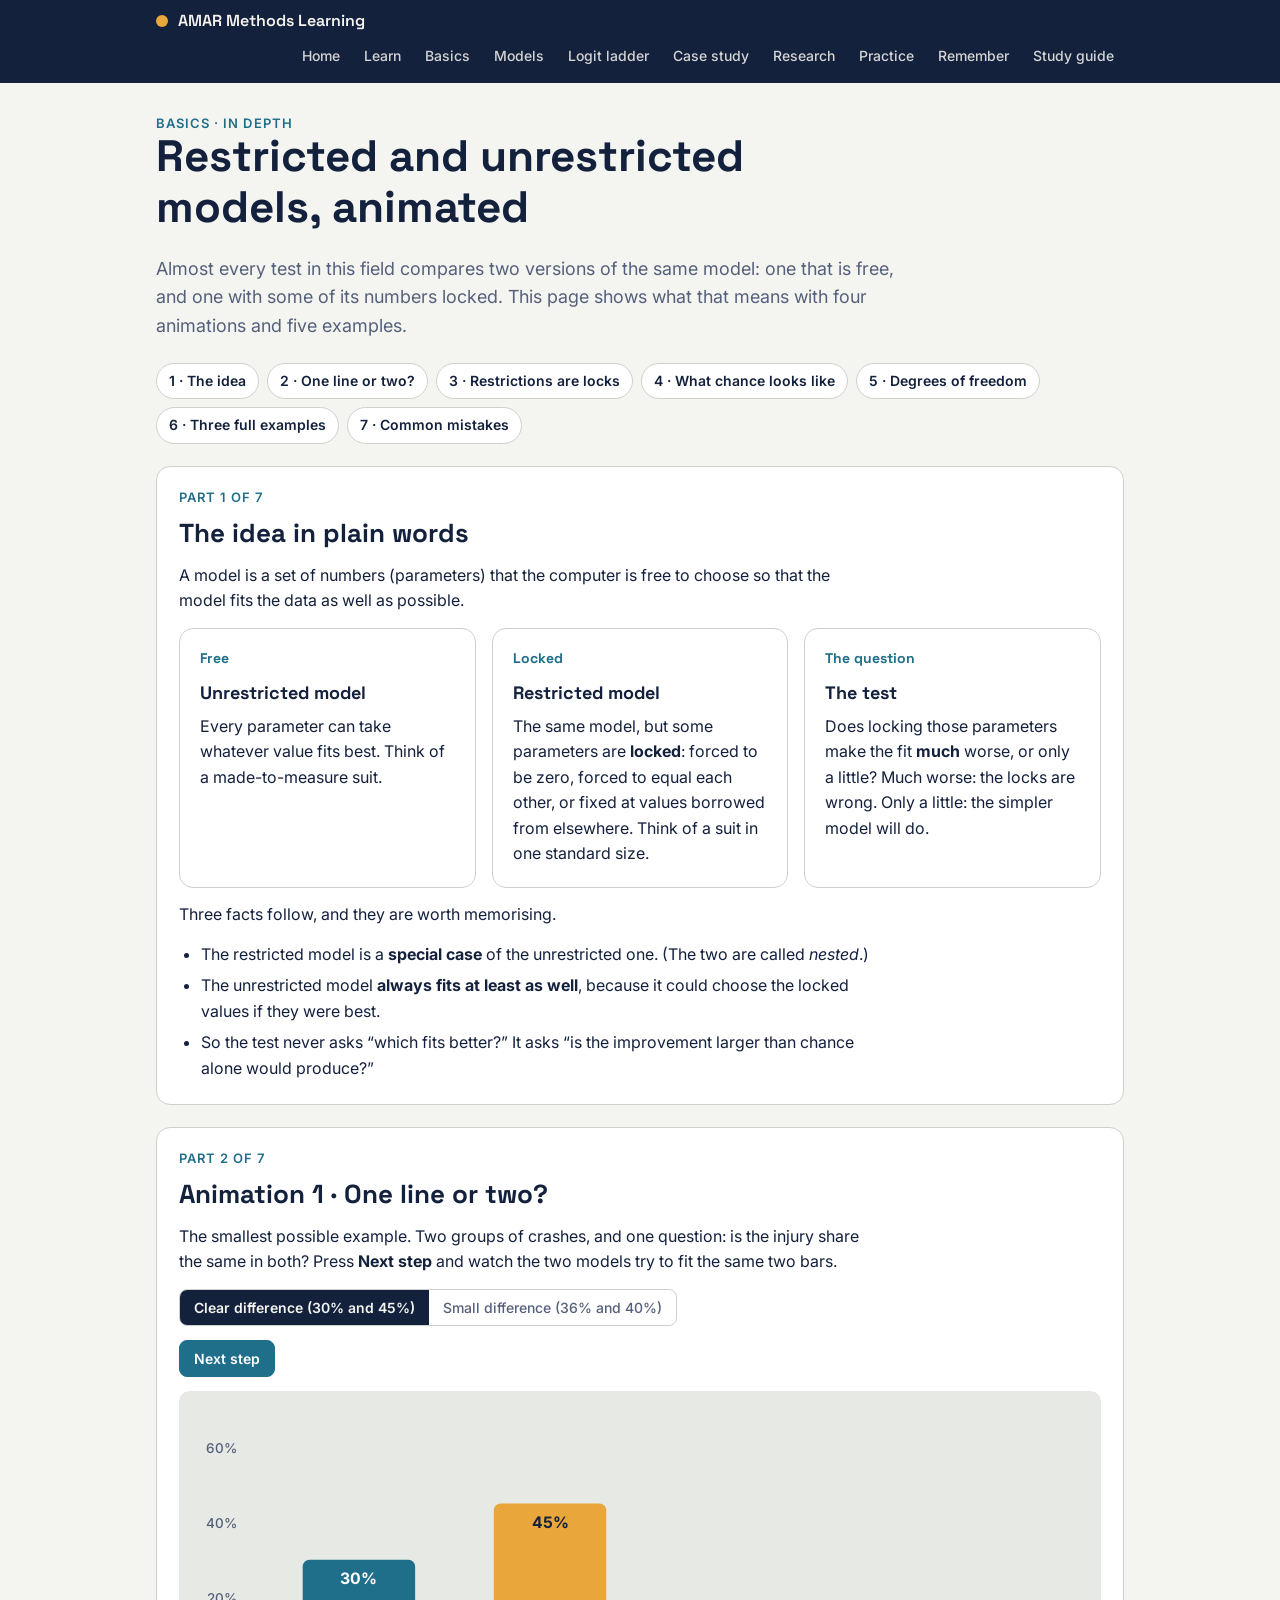
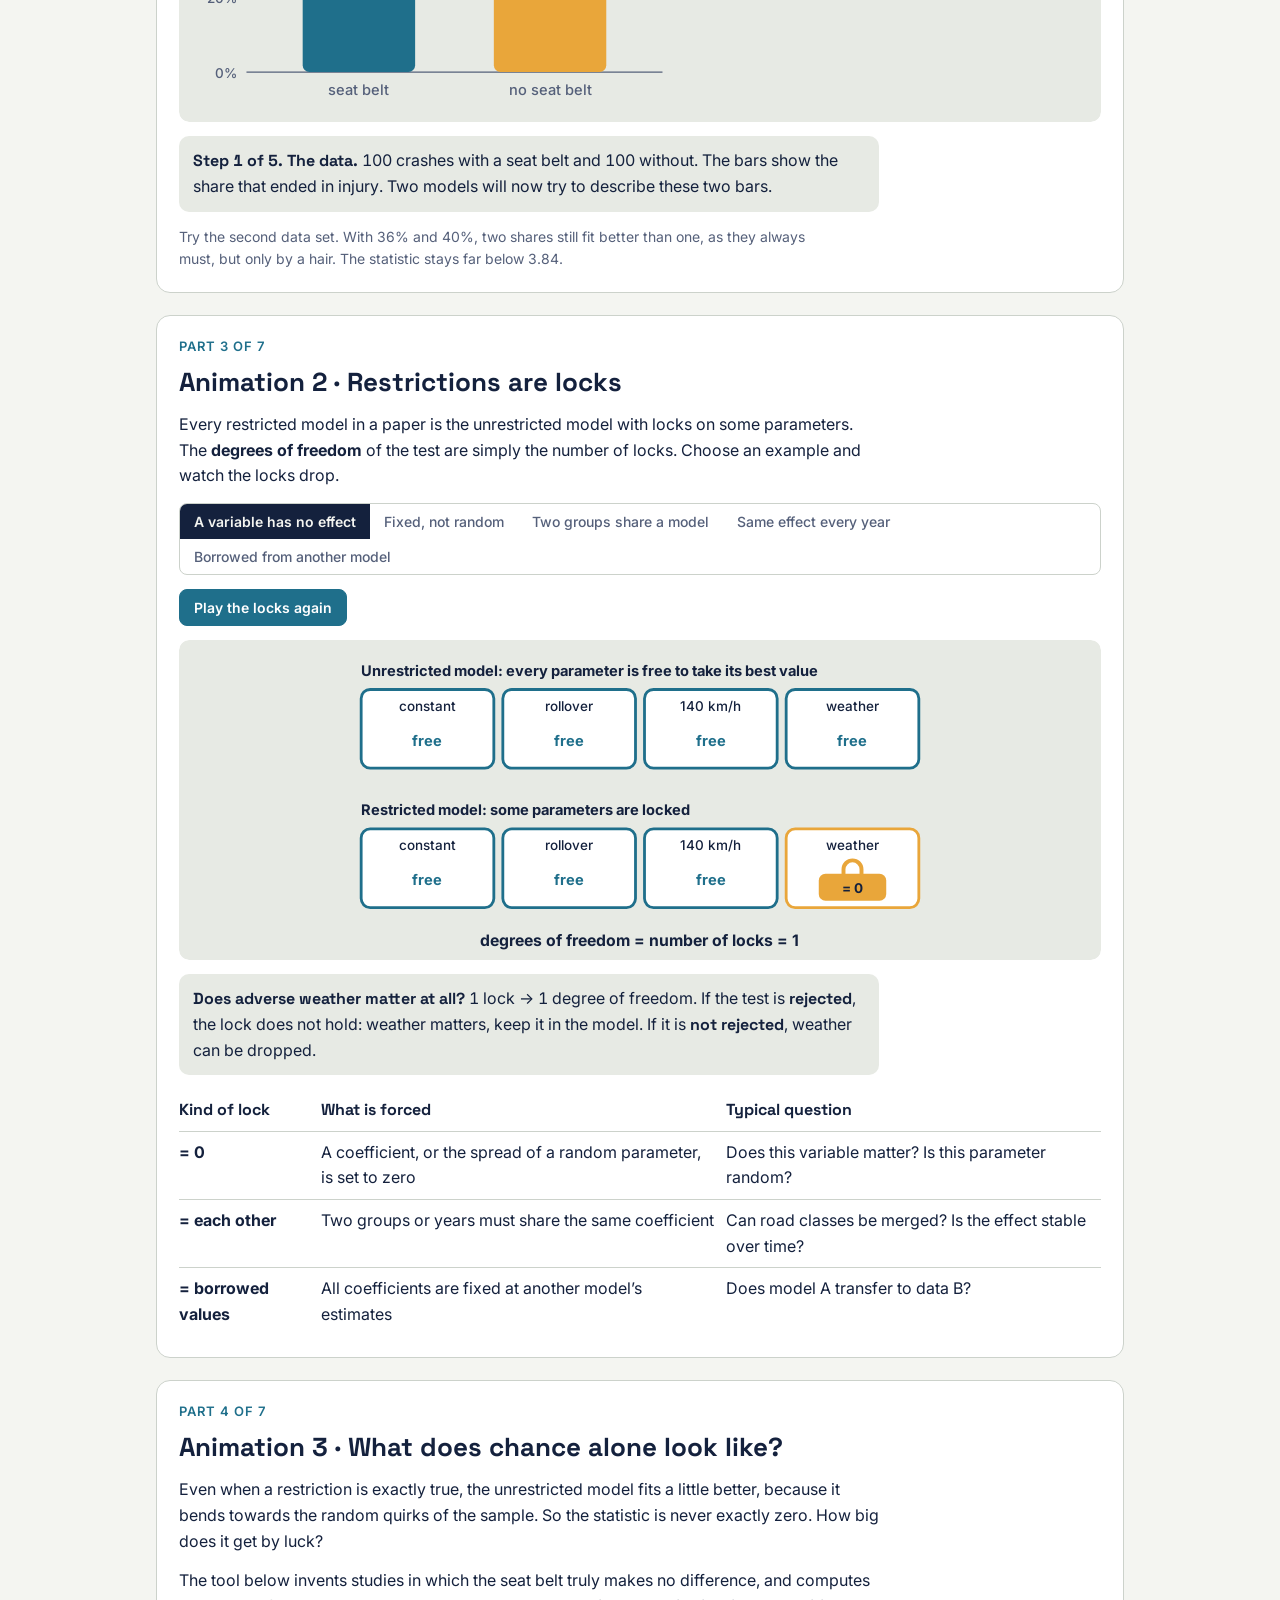
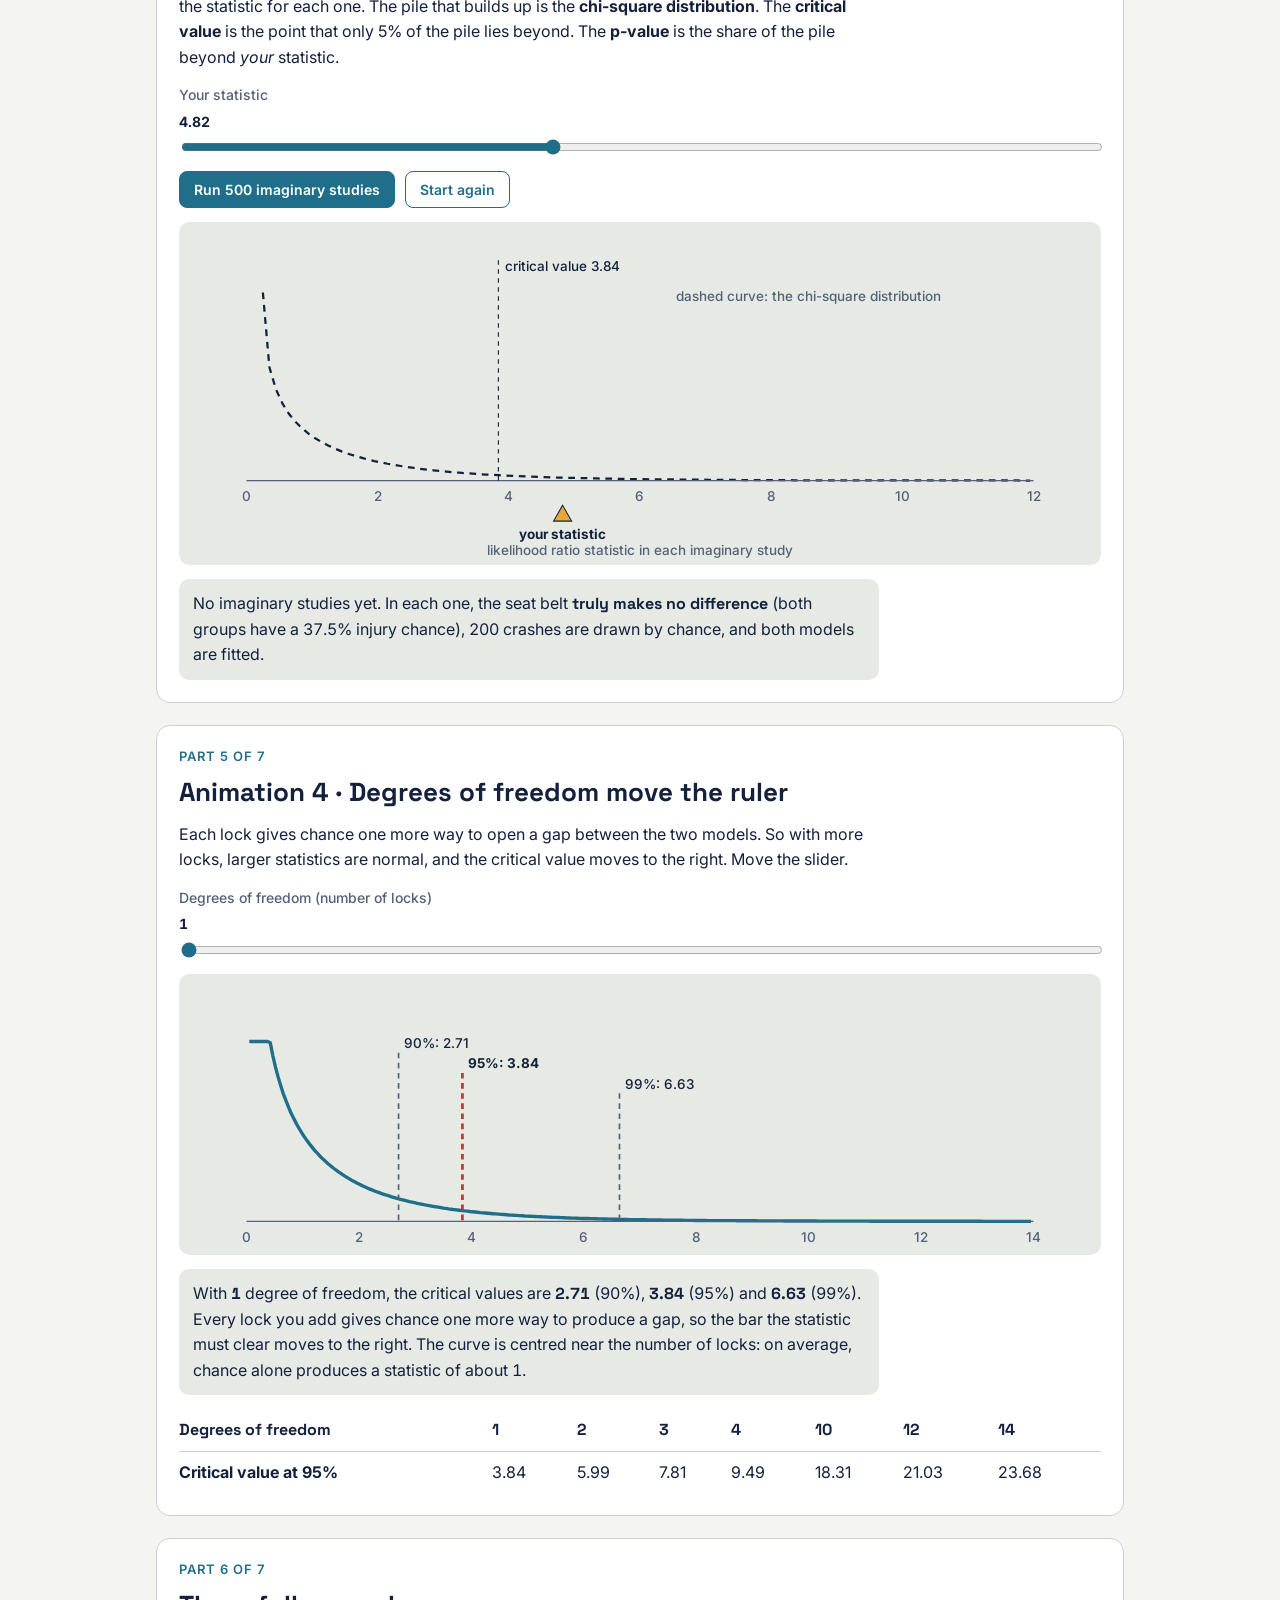
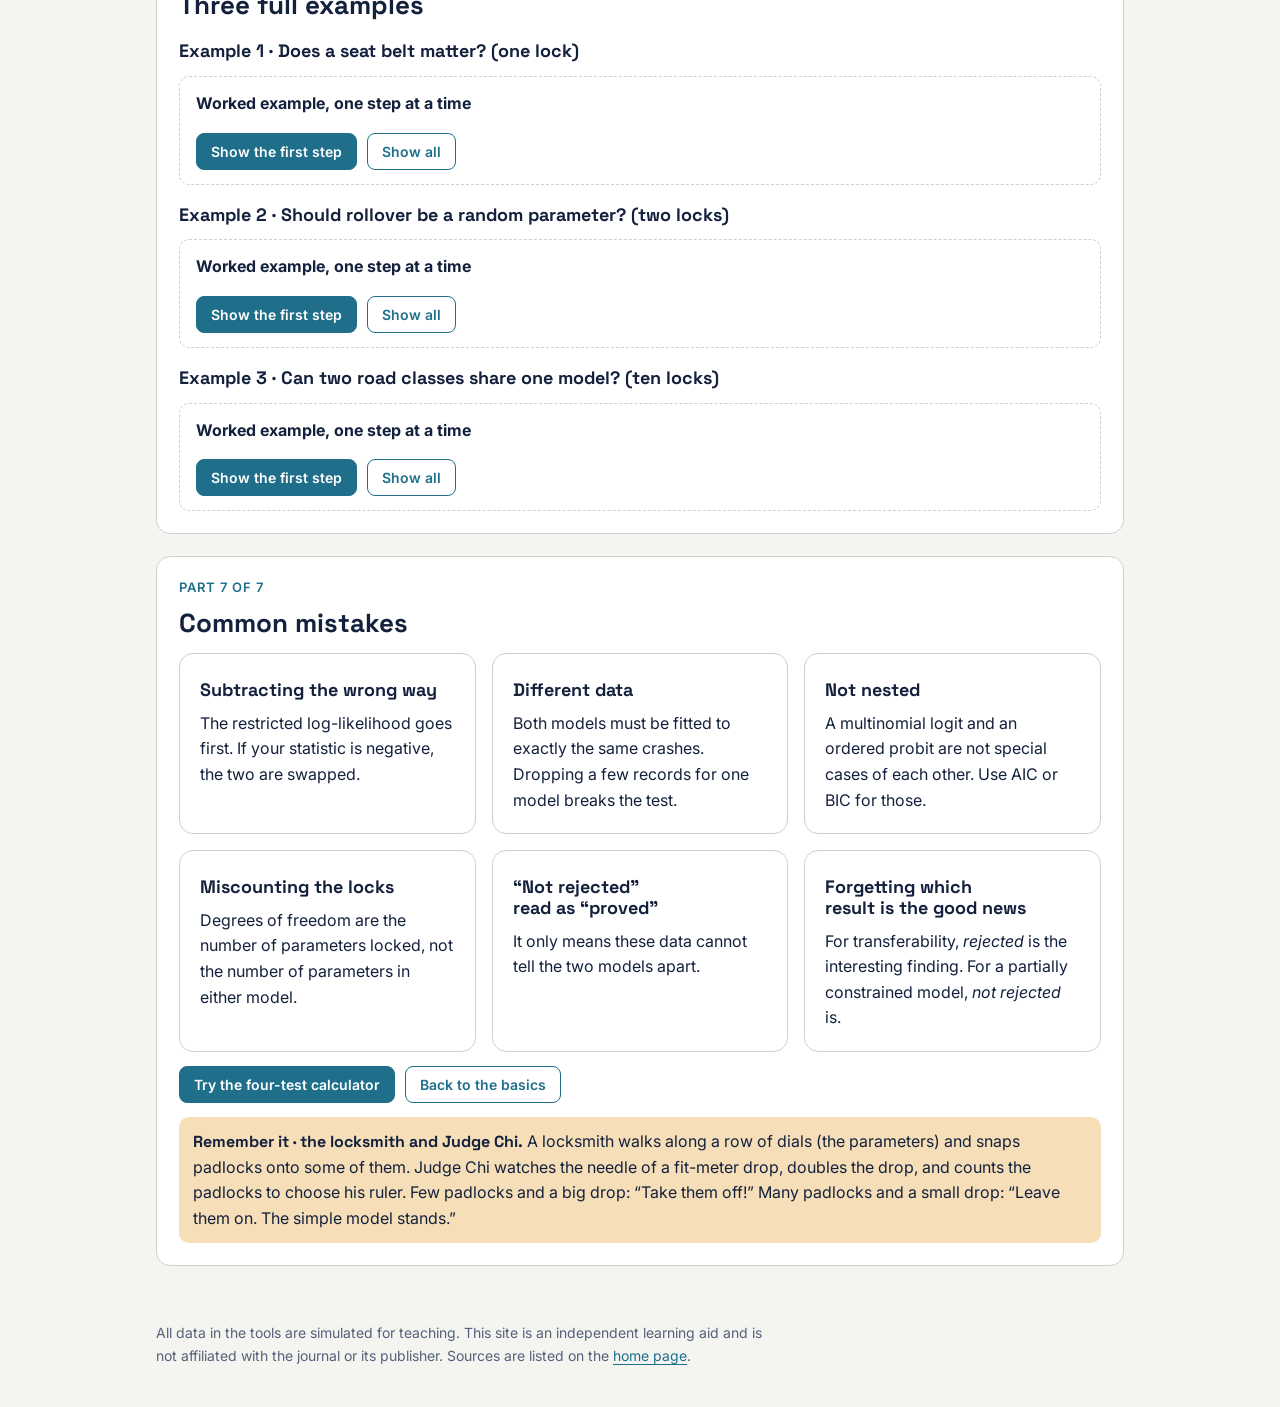
<file: docs/restricted.html>
<!doctype html>
<html lang="en">
<head>
<meta charset="utf-8">
<meta name="viewport" content="width=device-width, initial-scale=1">
<title>Restricted and unrestricted models · AMAR Methods Learning</title>
<meta name="description" content="Beginner-friendly animations, interactive worked solutions, a study guide and memory techniques for the methods used in accident research.">
<link rel="preconnect" href="https://fonts.googleapis.com"><link rel="preconnect" href="https://fonts.gstatic.com" crossorigin>
<link rel="stylesheet" href="https://fonts.googleapis.com/css2?family=Inter:wght@400;500;600&family=Space+Grotesk:wght@500;600;700&display=swap">
<link rel="stylesheet" href="css/site.css">
</head>
<body>
<header class="band"><div class="in"><a class="brand" href="index.html"><i></i>AMAR Methods Learning</a><nav aria-label="Pages"><a href="index.html">Home</a><a href="learn.html">Learn</a><a href="basics.html">Basics</a><a href="models.html">Models</a><a href="ladder.html">Logit ladder</a><a href="study.html">Case study</a><a href="research.html">Research</a><a href="practice.html">Practice</a><a href="memory.html">Remember</a><a href="viewer.html?doc=materials/AMAR_Methods_Study_Guide.pdf&mode=guide">Study guide</a></nav></div></header>
<main class="wrap">
<div><p class="eyebrow">Basics · in depth</p><h1>Restricted and unrestricted models, animated</h1></div>
<p class="lede">Almost every test in this field compares two versions of the same model: one that is free, and one with some of its numbers locked. This page shows what that means with four animations and five examples.</p>
<nav class="jump" aria-label="Parts"><a href="#r1">1 · The idea</a><a href="#r2">2 · One line or two?</a><a href="#r3">3 · Restrictions are locks</a><a href="#r4">4 · What chance looks like</a><a href="#r5">5 · Degrees of freedom</a><a href="#r6">6 · Three full examples</a><a href="#r7">7 · Common mistakes</a></nav>

<section class="concept" id="r1"><p class="eyebrow">Part 1 of 7</p><h2>The idea in plain words</h2><p>A model is a set of numbers (parameters) that the computer is free to choose so that the model fits the data as well as possible.</p>
<div class="grid">
<div class="card"><span class="num">Free</span><h3>Unrestricted model</h3><p>Every parameter can take whatever value fits best. Think of a made-to-measure suit.</p></div>
<div class="card"><span class="num">Locked</span><h3>Restricted model</h3><p>The same model, but some parameters are <b>locked</b>: forced to be zero, forced to equal each other, or fixed at values borrowed from elsewhere. Think of a suit in one standard size.</p></div>
<div class="card"><span class="num">The question</span><h3>The test</h3><p>Does locking those parameters make the fit <b>much</b> worse, or only a little? Much worse: the locks are wrong. Only a little: the simpler model will do.</p></div></div>
<p>Three facts follow, and they are worth memorising.</p>
<ul><li>The restricted model is a <b>special case</b> of the unrestricted one. (The two are called <i>nested</i>.)</li><li>The unrestricted model <b>always fits at least as well</b>, because it could choose the locked values if they were best.</li><li>So the test never asks “which fits better?” It asks “is the improvement larger than chance alone would produce?”</li></ul></section>

<section class="concept" id="r2"><p class="eyebrow">Part 2 of 7</p><h2>Animation 1 · One line or two?</h2><p>The smallest possible example. Two groups of crashes, and one question: is the injury share the same in both? Press <b>Next step</b> and watch the two models try to fit the same two bars.</p><div class="seg" id="ft-data" role="group" aria-label="Data set"><button data-d="clear" aria-pressed="true">Clear difference (30% and 45%)</button><button data-d="small" aria-pressed="false">Small difference (36% and 40%)</button></div>
<div class="btns" style="display:flex;gap:10px;flex-wrap:wrap"><button class="go" id="ft-next">Next step</button></div>
<div class="scroll"><svg class="chart" id="ft-svg" viewBox="0 0 820 295" role="img" aria-label="Two bars fitted by one shared line and by two separate lines, with the log-likelihood of each model"></svg></div>
<p class="read" id="ft-read" aria-live="polite"></p><p class="note">Try the second data set. With 36% and 40%, two shares still fit better than one, as they always must, but only by a hair. The statistic stays far below 3.84.</p></section>

<section class="concept" id="r3"><p class="eyebrow">Part 3 of 7</p><h2>Animation 2 · Restrictions are locks</h2><p>Every restricted model in a paper is the unrestricted model with locks on some parameters. The <b>degrees of freedom</b> of the test are simply the number of locks. Choose an example and watch the locks drop.</p><div class="seg" id="lk-ex" role="group" aria-label="Example"><button data-e="zero" aria-pressed="true">A variable has no effect</button><button data-e="random" aria-pressed="false">Fixed, not random</button><button data-e="merge" aria-pressed="false">Two groups share a model</button><button data-e="years" aria-pressed="false">Same effect every year</button><button data-e="transfer" aria-pressed="false">Borrowed from another model</button></div>
<div class="btns" style="display:flex;gap:10px;flex-wrap:wrap"><button class="go" id="lk-go">Play the locks again</button></div>
<div class="scroll"><svg class="chart" id="lk-svg" viewBox="0 0 820 285" role="img" aria-label="Parameter slots of the unrestricted model, and the same slots with some locked in the restricted model"></svg></div>
<p class="read" id="lk-read" aria-live="polite"></p><div class="scroll"><table class="t"><tr><th>Kind of lock</th><th>What is forced</th><th>Typical question</th></tr>
<tr><td><b>= 0</b></td><td>A coefficient, or the spread of a random parameter, is set to zero</td><td>Does this variable matter? Is this parameter random?</td></tr>
<tr><td><b>= each other</b></td><td>Two groups or years must share the same coefficient</td><td>Can road classes be merged? Is the effect stable over time?</td></tr>
<tr><td><b>= borrowed values</b></td><td>All coefficients are fixed at another model’s estimates</td><td>Does model A transfer to data B?</td></tr></table></div></section>

<section class="concept" id="r4"><p class="eyebrow">Part 4 of 7</p><h2>Animation 3 · What does chance alone look like?</h2><p>Even when a restriction is exactly true, the unrestricted model fits a little better, because it bends towards the random quirks of the sample. So the statistic is never exactly zero. How big does it get by luck?</p>
<p>The tool below invents studies in which the seat belt truly makes no difference, and computes the statistic for each one. The pile that builds up is the <b>chi-square distribution</b>. The <b>critical value</b> is the point that only 5% of the pile lies beyond. The <b>p-value</b> is the share of the pile beyond <i>your</i> statistic.</p><div class="ctl"><label>Your statistic <b id="sm-sv"></b><input type="range" id="sm-s" min="0" max="12" step="0.01" value="4.82"></label></div>
<div class="btns" style="display:flex;gap:10px;flex-wrap:wrap"><button class="go" id="sm-go">Run 500 imaginary studies</button><button class="go ghost" id="sm-reset">Start again</button></div>
<div class="scroll"><svg class="chart" id="sm-svg" viewBox="0 0 820 305" role="img" aria-label="Histogram of likelihood ratio statistics from simulated studies in which the restriction is true"></svg></div>
<p class="read" id="sm-read" aria-live="polite"></p></section>

<section class="concept" id="r5"><p class="eyebrow">Part 5 of 7</p><h2>Animation 4 · Degrees of freedom move the ruler</h2><p>Each lock gives chance one more way to open a gap between the two models. So with more locks, larger statistics are normal, and the critical value moves to the right. Move the slider.</p><div class="ctl"><label>Degrees of freedom (number of locks) <b id="df-kv"></b><input type="range" id="df-k" min="1" max="30" step="1" value="1"></label></div>
<div class="scroll"><svg class="chart" id="df-svg" viewBox="0 0 820 250" role="img" aria-label="Chi-square distribution and its critical values for the chosen degrees of freedom"></svg></div>
<p class="read" id="df-read" aria-live="polite"></p><div class="scroll"><table class="t"><tr><th>Degrees of freedom</th><th>1</th><th>2</th><th>3</th><th>4</th><th>10</th><th>12</th><th>14</th></tr><tr><td><b>Critical value at 95%</b></td><td>3.84</td><td>5.99</td><td>7.81</td><td>9.49</td><td>18.31</td><td>21.03</td><td>23.68</td></tr></table></div></section>

<section class="concept" id="r6"><p class="eyebrow">Part 6 of 7</p><h2>Three full examples</h2><h3>Example 1 · Does a seat belt matter? (one lock)</h3><div class="steps" data-steps='[&quot;Unrestricted model: a separate injury share for each group. Restricted model: one share for both (the two shares are locked equal).&quot;, &quot;Data: 30 of 100 belted and 45 of 100 unbelted crashes ended in injury.&quot;, &quot;Restricted: share 0.375; log-likelihood = 75 \u00d7 ln(0.375) + 125 \u00d7 ln(0.625) = &lt;b&gt;\u2212132.31&lt;/b&gt;.&quot;, &quot;Unrestricted: shares 0.30 and 0.45; log-likelihood = &lt;b&gt;\u2212129.90&lt;/b&gt;.&quot;, &quot;Statistic = \u22122 \u00d7 [\u2212132.31 \u2212 (\u2212129.90)] = &lt;b&gt;4.82&lt;/b&gt;. One lock, so 1 degree of freedom; critical value 3.84.&quot;, &quot;4.82 &amp;gt; 3.84: the lock is rejected. The seat belt matters.&quot;]'><b>Worked example, one step at a time</b></div><h3>Example 2 · Should rollover be a random parameter? (two locks)</h3><div class="steps" data-steps='[&quot;Unrestricted model: rollover has a mean \u03b2, a spread \u03c3, and its mean shifts with weather by \u0398. Restricted model: \u03c3 = 0 and \u0398 = 0, an ordinary fixed parameter.&quot;, &quot;Log-likelihood of the fixed model: \u2212598.3. Of the random model: \u2212591.0.&quot;, &quot;Statistic = \u22122 \u00d7 [\u2212598.3 \u2212 (\u2212591.0)] = \u22122 \u00d7 (\u22127.3) = &lt;b&gt;14.6&lt;/b&gt;.&quot;, &quot;Two locks (\u03c3 and \u0398), so 2 degrees of freedom; critical value 5.99.&quot;, &quot;14.6 &amp;gt; 5.99: the locks are rejected.&quot;, &quot;Keep rollover as a random parameter with heterogeneity in its mean.&quot;]'><b>Worked example, one step at a time</b></div><h3>Example 3 · Can two road classes share one model? (ten locks)</h3><div class="steps" data-steps='[&quot;Unrestricted: a separate model for dual carriageways (13 parameters) and for single carriageways (12 parameters): 25 free parameters.&quot;, &quot;Restricted: one pooled model with 15 parameters. Pooling locks 25 \u2212 15 = 10 parameters.&quot;, &quot;Log-likelihoods: pooled \u22121,105.0; dual \u2212640.2; single \u2212447.5. The separate models together: \u22121,087.7.&quot;, &quot;Statistic = \u22122 \u00d7 [\u22121,105.0 \u2212 (\u22121,087.7)] = \u22122 \u00d7 (\u221217.3) = &lt;b&gt;34.6&lt;/b&gt;.&quot;, &quot;10 degrees of freedom; critical value 18.31.&quot;, &quot;34.6 &amp;gt; 18.31: the locks are rejected. Model the two road classes separately.&quot;]'><b>Worked example, one step at a time</b></div></section>

<section class="concept" id="r7"><p class="eyebrow">Part 7 of 7</p><h2>Common mistakes</h2><div class="grid">
<div class="card"><h3>Subtracting the wrong way</h3><p>The restricted log-likelihood goes first. If your statistic is negative, the two are swapped.</p></div>
<div class="card"><h3>Different data</h3><p>Both models must be fitted to exactly the same crashes. Dropping a few records for one model breaks the test.</p></div>
<div class="card"><h3>Not nested</h3><p>A multinomial logit and an ordered probit are not special cases of each other. Use AIC or BIC for those.</p></div>
<div class="card"><h3>Miscounting the locks</h3><p>Degrees of freedom are the number of parameters locked, not the number of parameters in either model.</p></div>
<div class="card"><h3>“Not rejected” read as “proved”</h3><p>It only means these data cannot tell the two models apart.</p></div>
<div class="card"><h3>Forgetting which result is the good news</h3><p>For transferability, <i>rejected</i> is the interesting finding. For a partially constrained model, <i>not rejected</i> is.</p></div></div>
<div class="btns"><a class="btn" href="study.html#step8">Try the four-test calculator</a><a class="btn ghost" href="basics.html">Back to the basics</a></div>
<div class="hook"><b>Remember it · the locksmith and Judge Chi.</b> A locksmith walks along a row of dials (the parameters) and snaps padlocks onto some of them. Judge Chi watches the needle of a fit-meter drop, doubles the drop, and counts the padlocks to choose his ruler. Few padlocks and a big drop: “Take them off!” Many padlocks and a small drop: “Leave them on. The simple model stands.”</div></section>
</main>
<footer class="site"><p>All data in the tools are simulated for teaching. This site is an independent learning aid and is not affiliated with the journal or its publisher. Sources are listed on the <a href="index.html#sources">home page</a>.</p></footer>
<script src="js/common.js"></script>
<script src="js/restricted.js"></script>
</body>
</html>
</file>
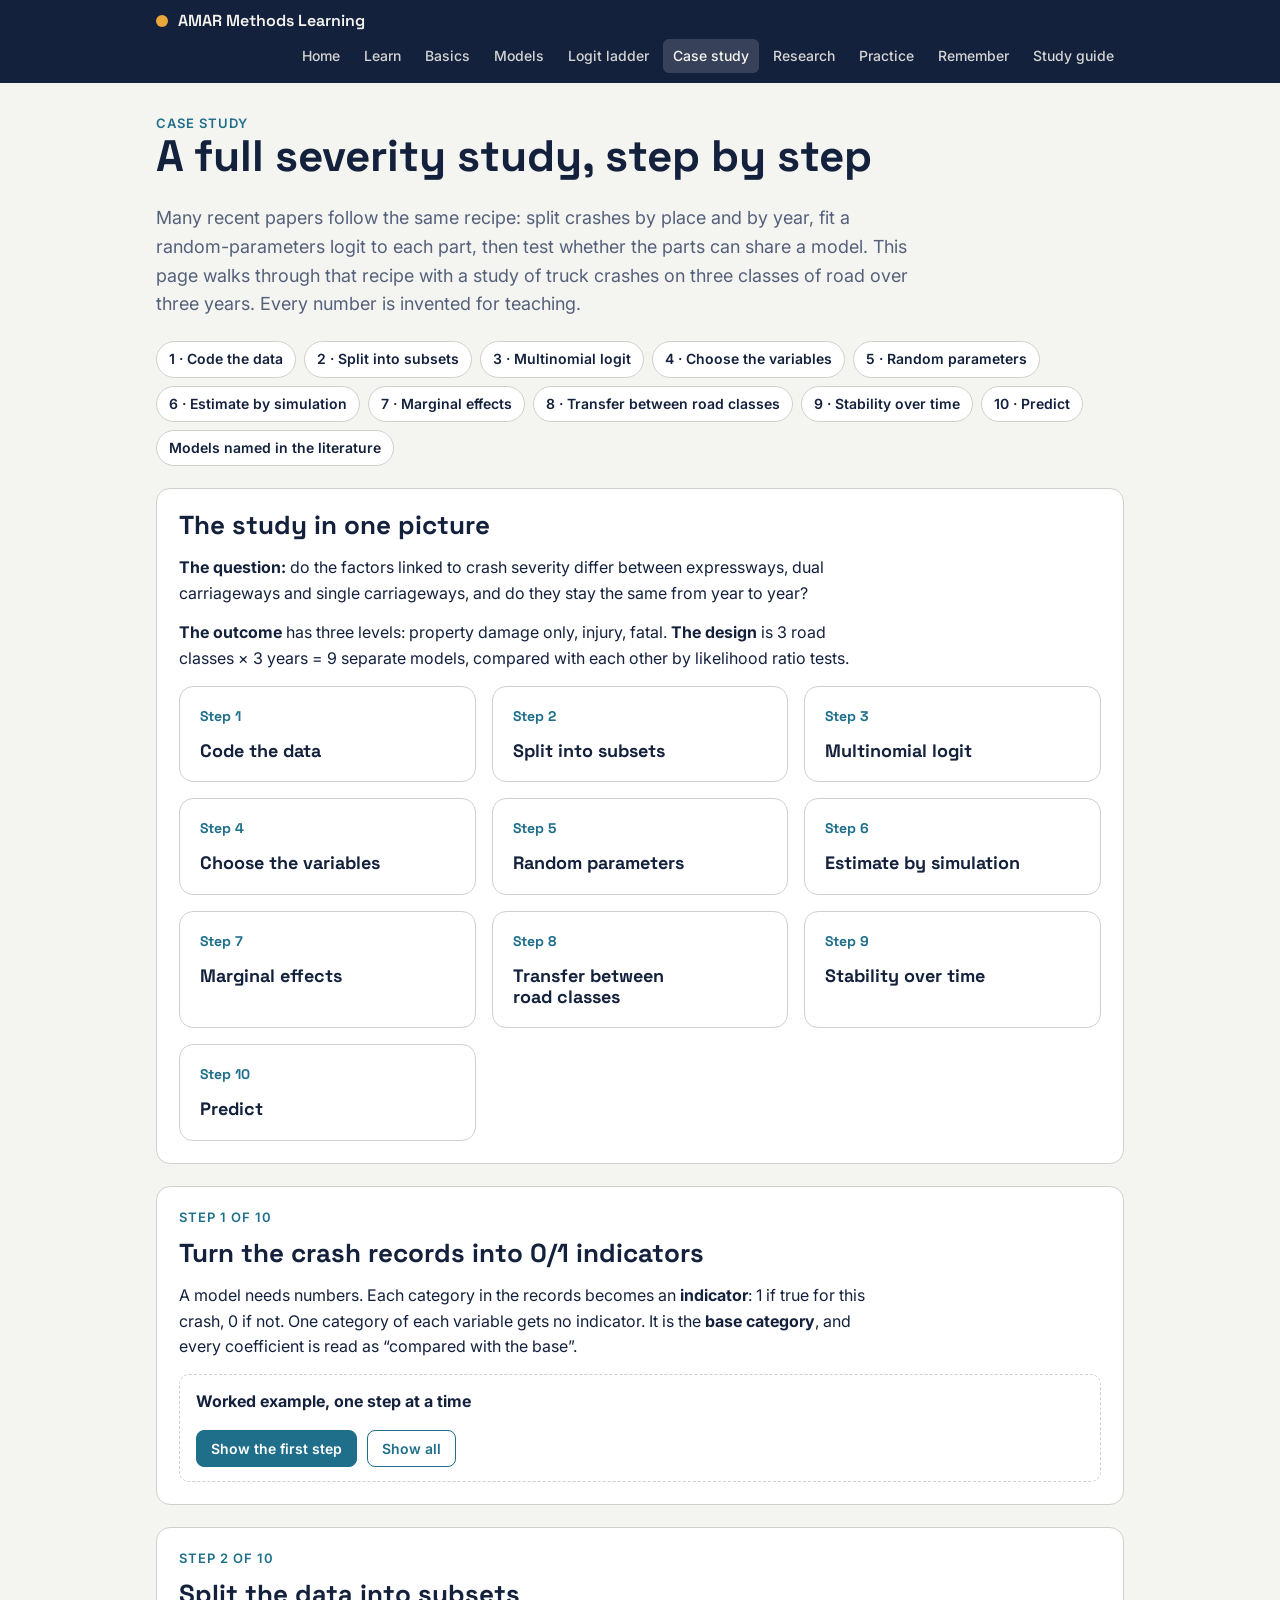
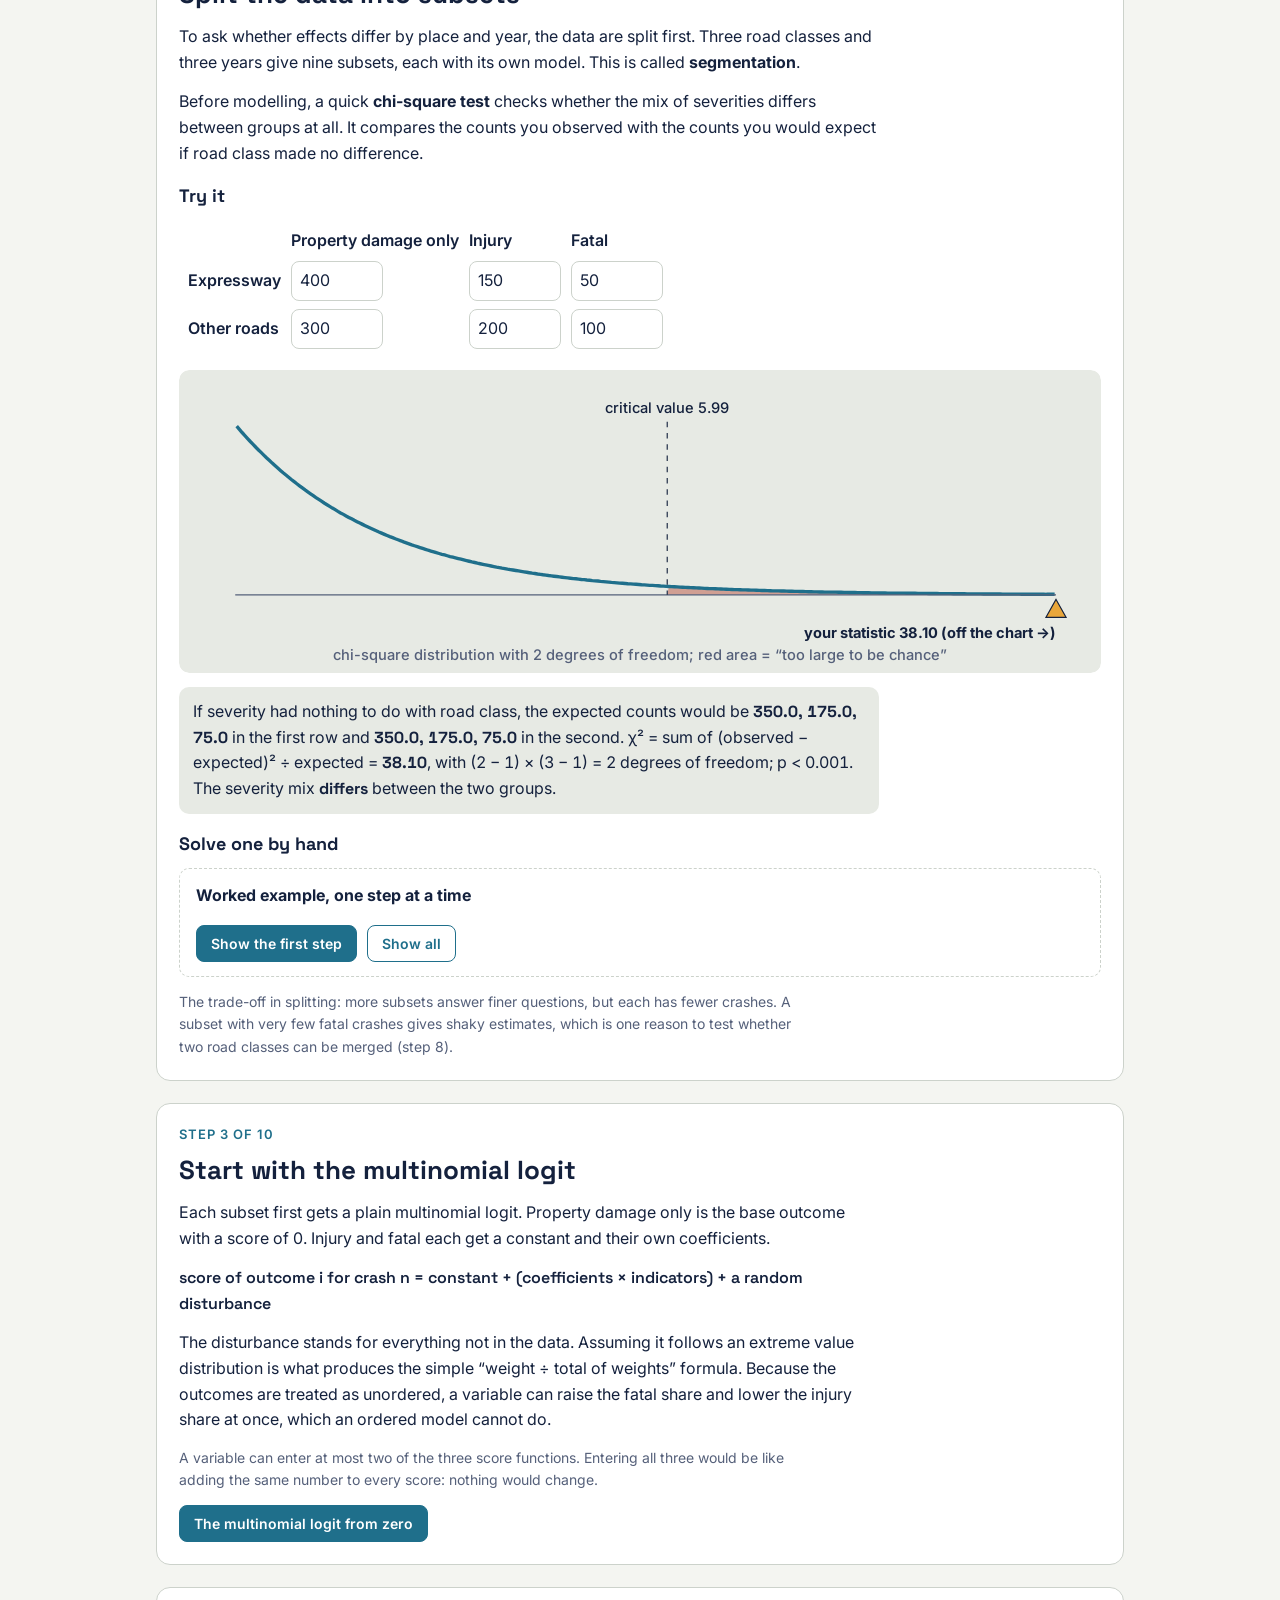
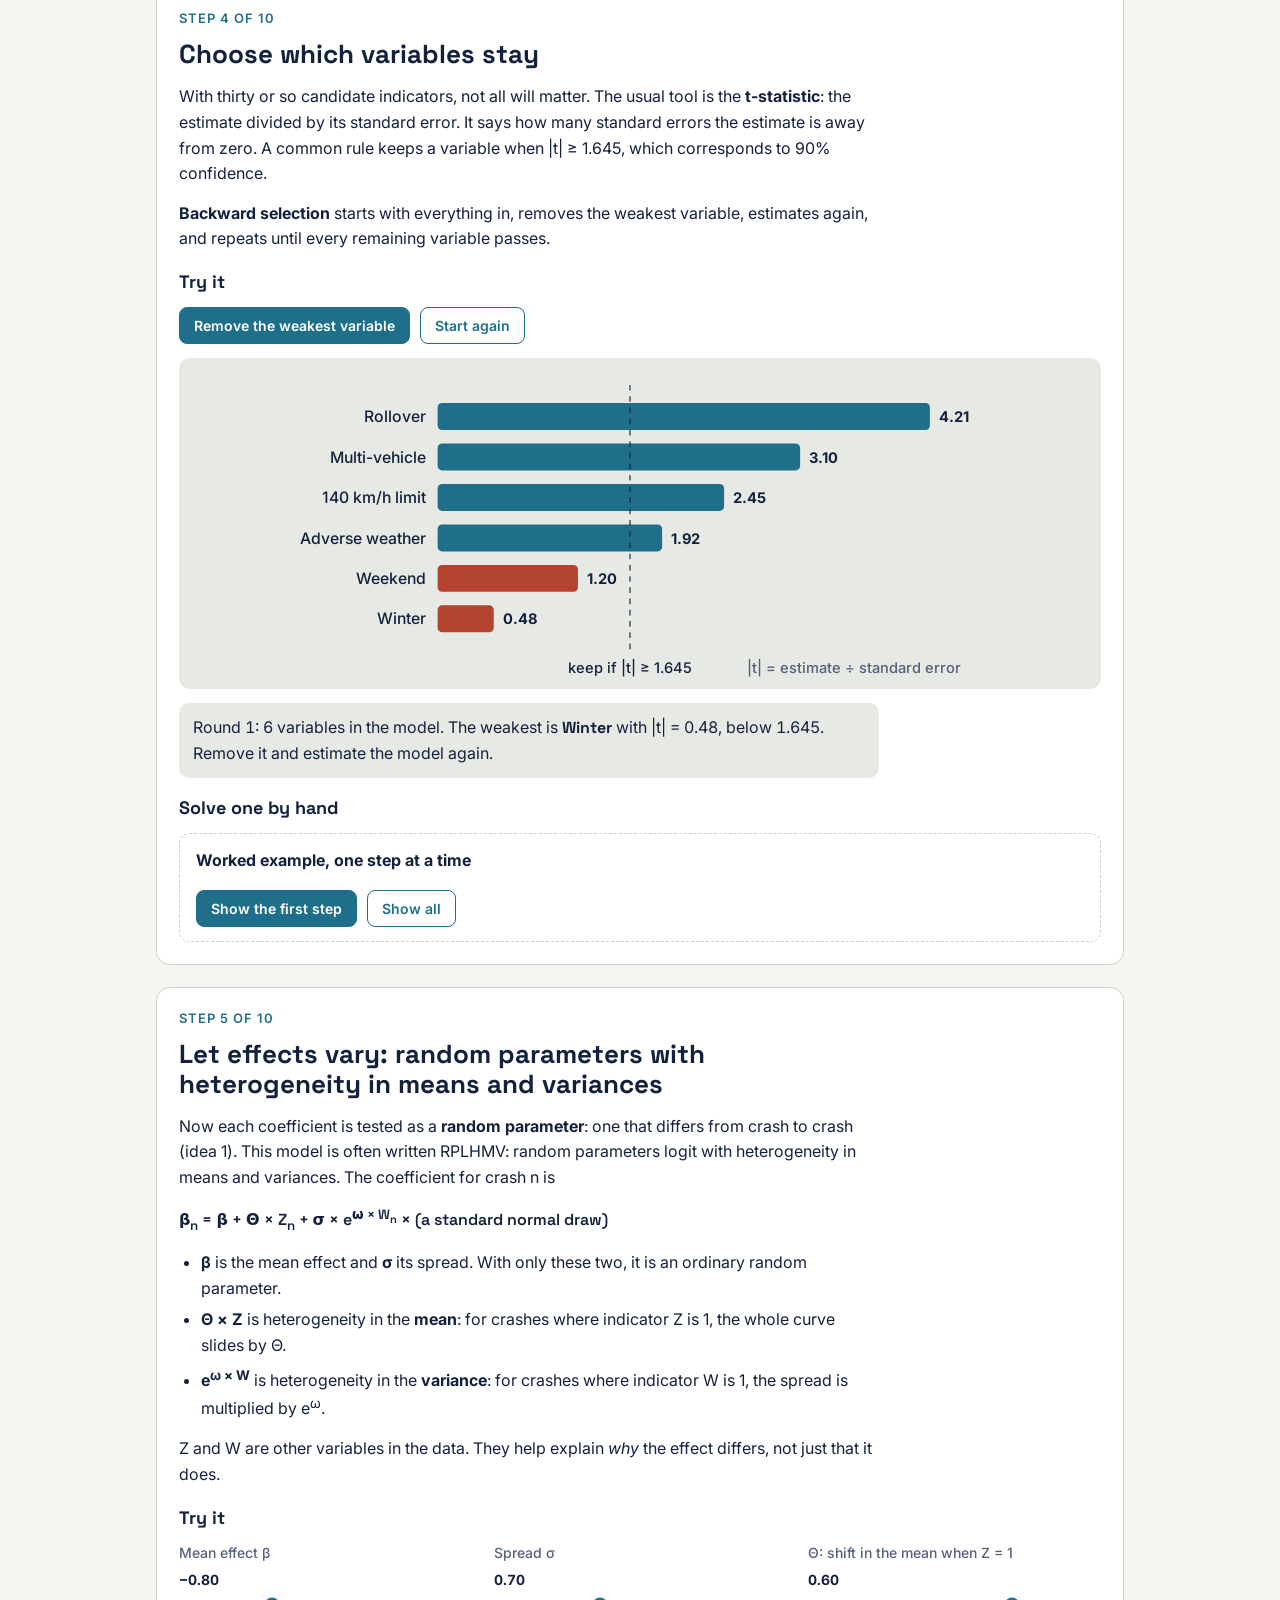
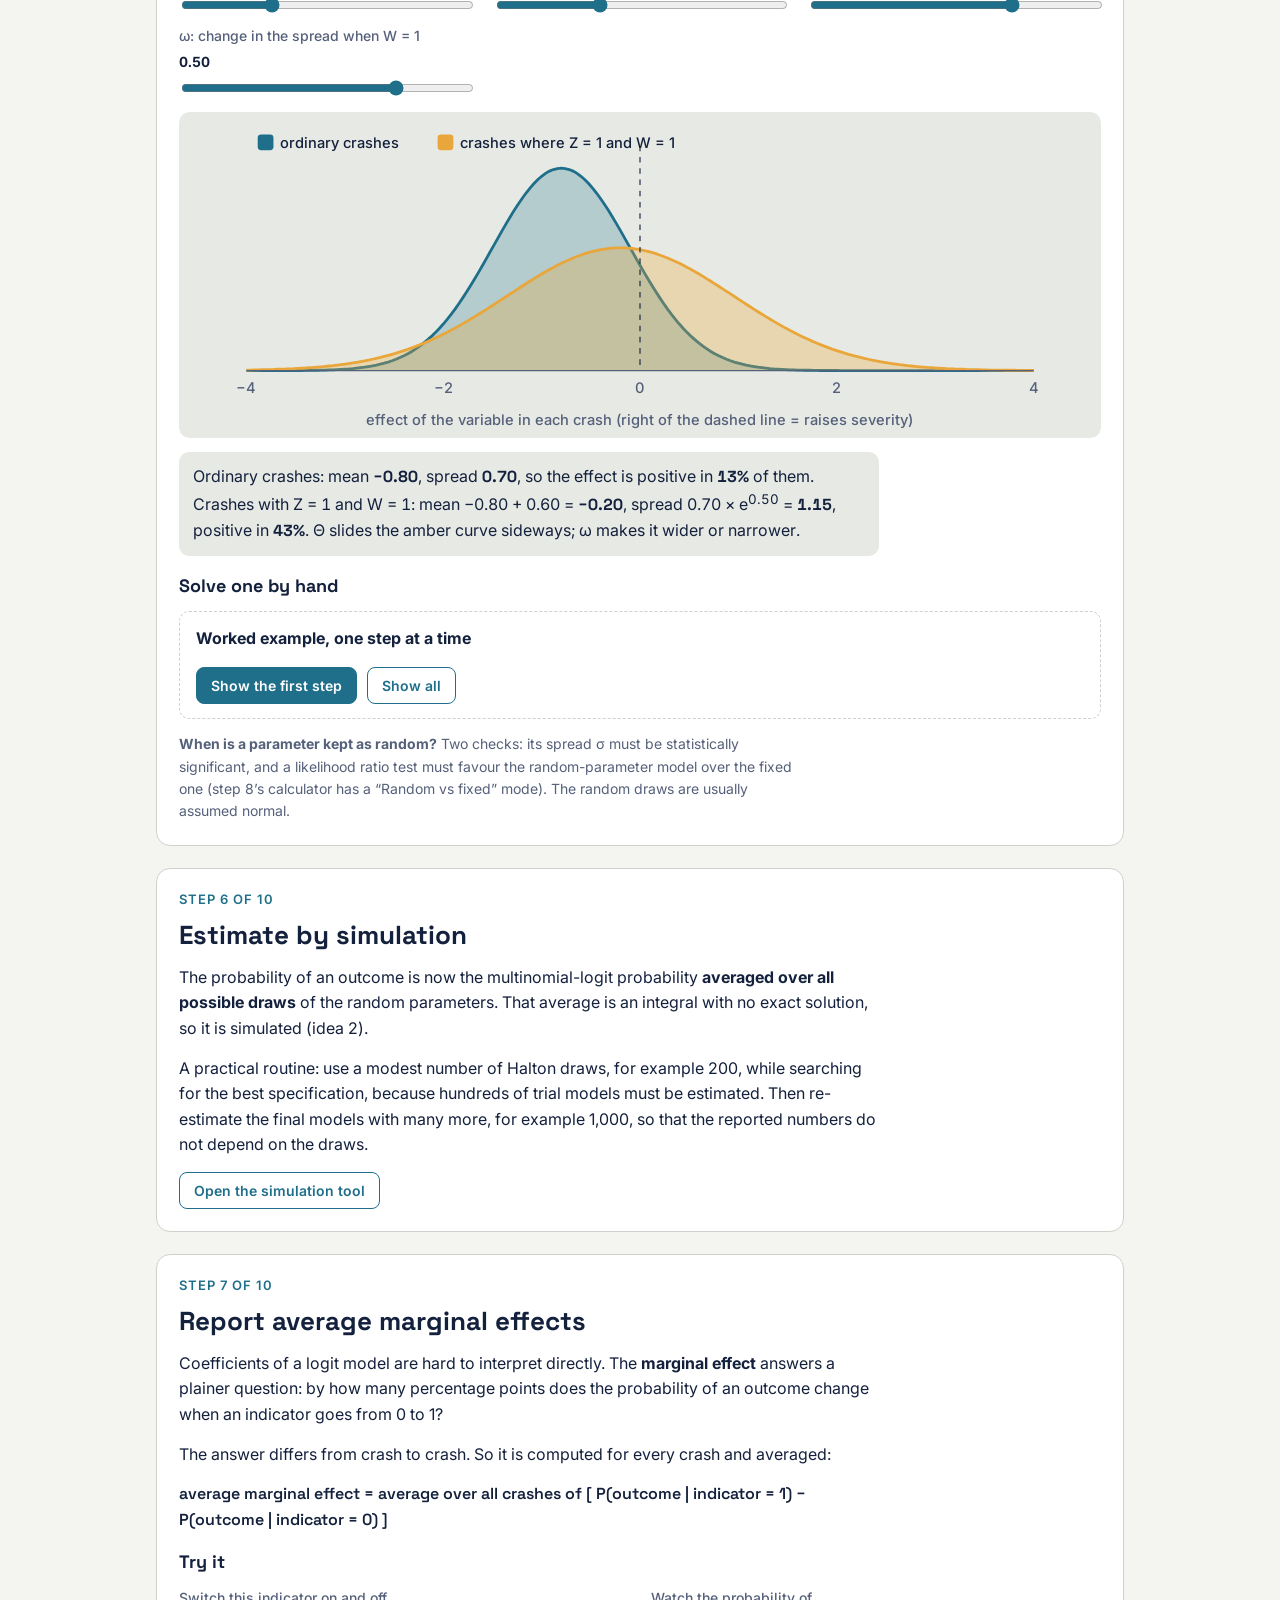
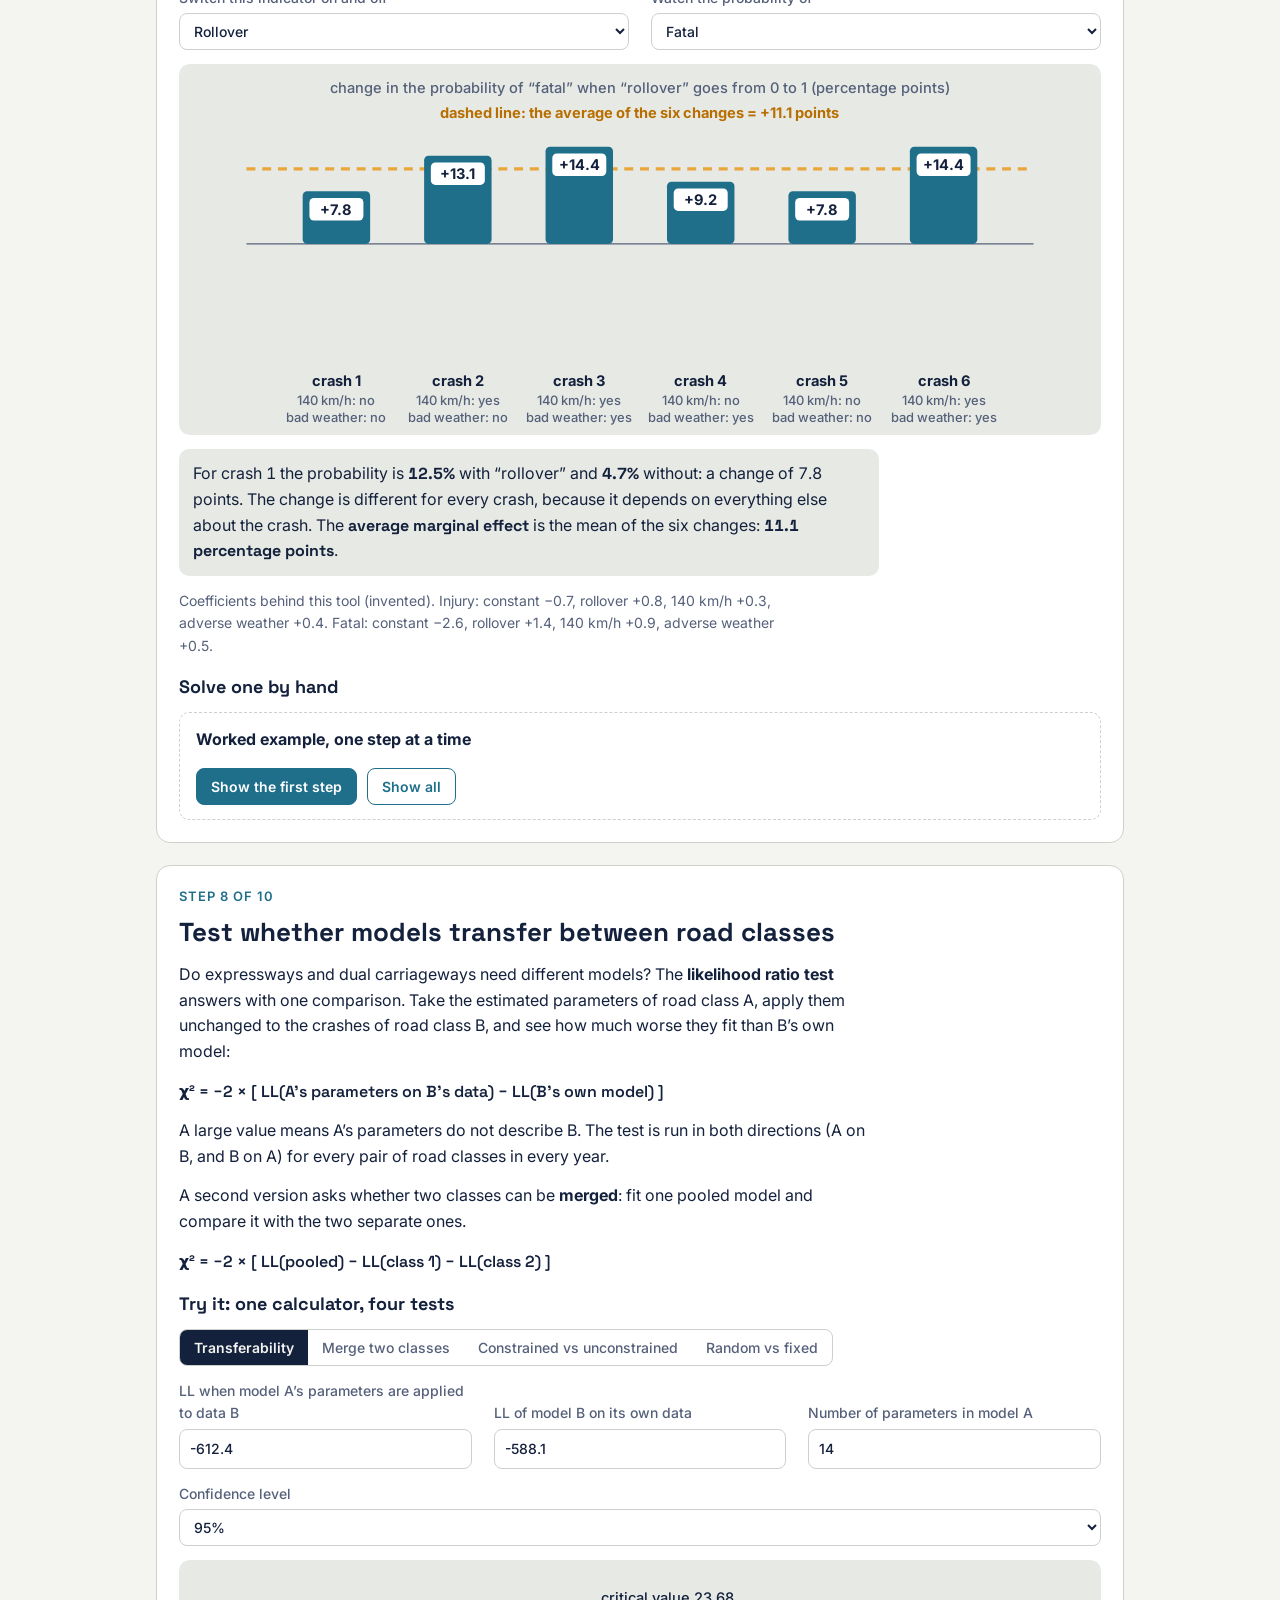
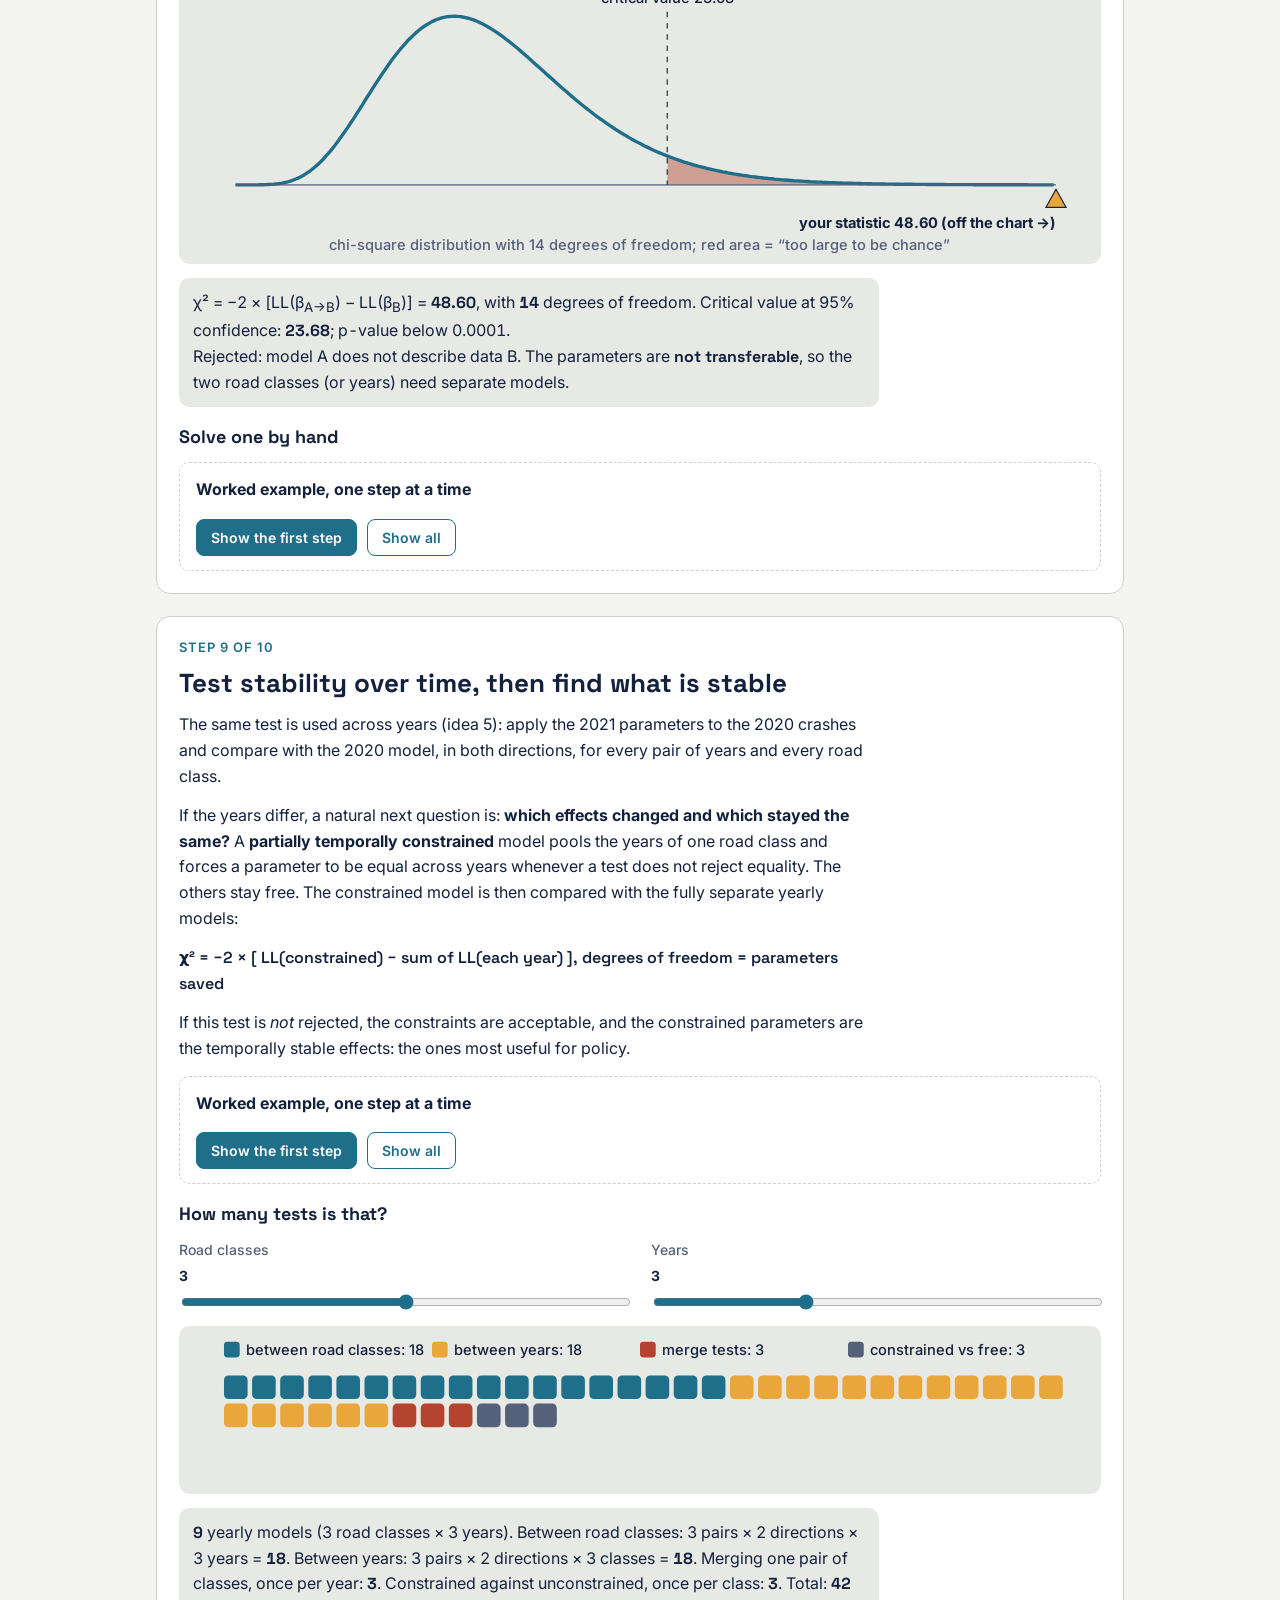
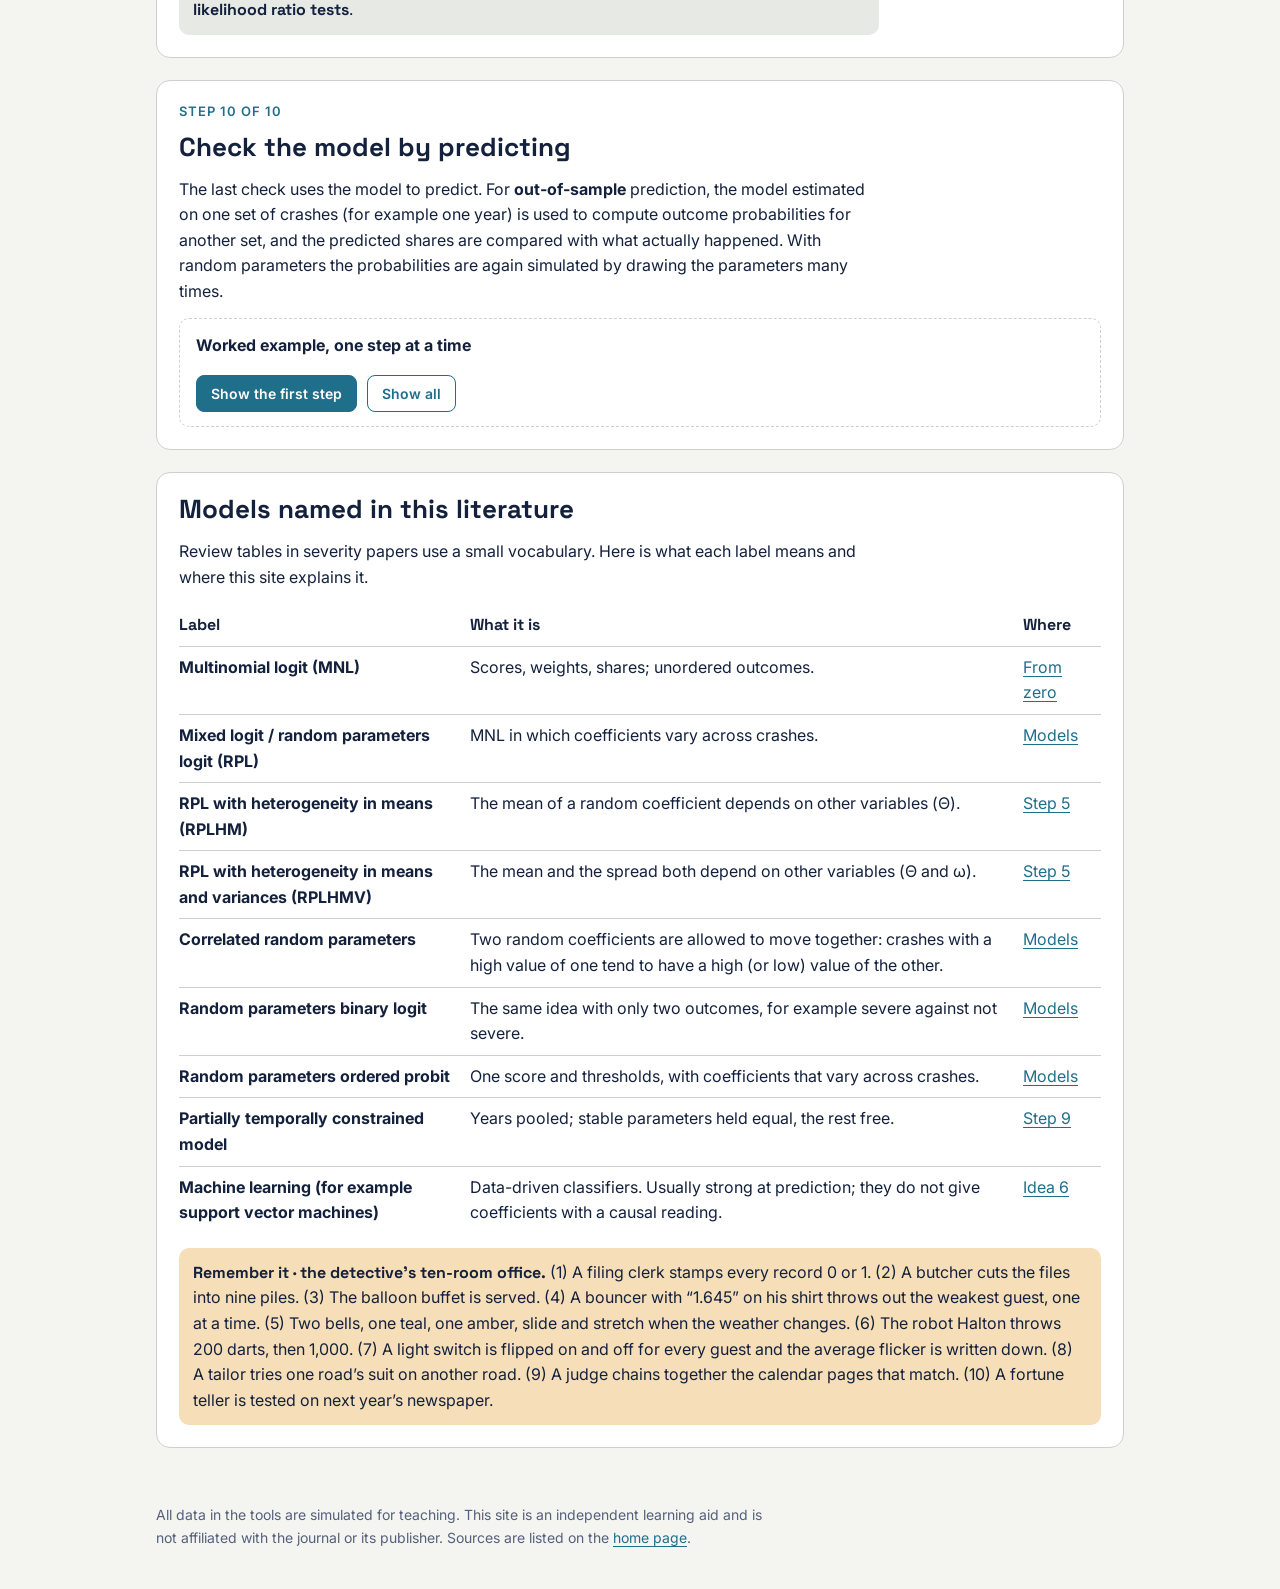
<file: docs/study.html>
<!doctype html>
<html lang="en">
<head>
<meta charset="utf-8">
<meta name="viewport" content="width=device-width, initial-scale=1">
<title>A full severity study · AMAR Methods Learning</title>
<meta name="description" content="Beginner-friendly animations, interactive worked solutions, a study guide and memory techniques for the methods used in accident research.">
<link rel="preconnect" href="https://fonts.googleapis.com"><link rel="preconnect" href="https://fonts.gstatic.com" crossorigin>
<link rel="stylesheet" href="https://fonts.googleapis.com/css2?family=Inter:wght@400;500;600&family=Space+Grotesk:wght@500;600;700&display=swap">
<link rel="stylesheet" href="css/site.css">
</head>
<body>
<header class="band"><div class="in"><a class="brand" href="index.html"><i></i>AMAR Methods Learning</a><nav aria-label="Pages"><a href="index.html">Home</a><a href="learn.html">Learn</a><a href="basics.html">Basics</a><a href="models.html">Models</a><a href="ladder.html">Logit ladder</a><a href="study.html" aria-current="page">Case study</a><a href="research.html">Research</a><a href="practice.html">Practice</a><a href="memory.html">Remember</a><a href="viewer.html?doc=materials/AMAR_Methods_Study_Guide.pdf&mode=guide">Study guide</a></nav></div></header>
<main class="wrap">
<div><p class="eyebrow">Case study</p><h1>A full severity study, step by step</h1></div>
<p class="lede">Many recent papers follow the same recipe: split crashes by place and by year, fit a random-parameters logit to each part, then test whether the parts can share a model. This page walks through that recipe with a study of truck crashes on three classes of road over three years. Every number is invented for teaching.</p>
<nav class="jump" aria-label="Steps"><a href="#step1">1 · Code the data</a><a href="#step2">2 · Split into subsets</a><a href="#step3">3 · Multinomial logit</a><a href="#step4">4 · Choose the variables</a><a href="#step5">5 · Random parameters</a><a href="#step6">6 · Estimate by simulation</a><a href="#step7">7 · Marginal effects</a><a href="#step8">8 · Transfer between road classes</a><a href="#step9">9 · Stability over time</a><a href="#step10">10 · Predict</a><a href="#named">Models named in the literature</a></nav>
<section class="concept"><h2>The study in one picture</h2>
<p><b>The question:</b> do the factors linked to crash severity differ between expressways, dual carriageways and single carriageways, and do they stay the same from year to year?</p>
<p><b>The outcome</b> has three levels: property damage only, injury, fatal. <b>The design</b> is 3 road classes × 3 years = 9 separate models, compared with each other by likelihood ratio tests.</p>
<div class="grid"><a class="card" href="#step1" style="text-decoration:none;color:inherit"><span class="num">Step 1</span><h3>Code the data</h3></a><a class="card" href="#step2" style="text-decoration:none;color:inherit"><span class="num">Step 2</span><h3>Split into subsets</h3></a><a class="card" href="#step3" style="text-decoration:none;color:inherit"><span class="num">Step 3</span><h3>Multinomial logit</h3></a><a class="card" href="#step4" style="text-decoration:none;color:inherit"><span class="num">Step 4</span><h3>Choose the variables</h3></a><a class="card" href="#step5" style="text-decoration:none;color:inherit"><span class="num">Step 5</span><h3>Random parameters</h3></a><a class="card" href="#step6" style="text-decoration:none;color:inherit"><span class="num">Step 6</span><h3>Estimate by simulation</h3></a><a class="card" href="#step7" style="text-decoration:none;color:inherit"><span class="num">Step 7</span><h3>Marginal effects</h3></a><a class="card" href="#step8" style="text-decoration:none;color:inherit"><span class="num">Step 8</span><h3>Transfer between road classes</h3></a><a class="card" href="#step9" style="text-decoration:none;color:inherit"><span class="num">Step 9</span><h3>Stability over time</h3></a><a class="card" href="#step10" style="text-decoration:none;color:inherit"><span class="num">Step 10</span><h3>Predict</h3></a></div></section>

<section class="concept" id="step1"><p class="eyebrow">Step 1 of 10</p><h2>Turn the crash records into 0/1 indicators</h2><p>A model needs numbers. Each category in the records becomes an <b>indicator</b>: 1 if true for this crash, 0 if not. One category of each variable gets no indicator. It is the <b>base category</b>, and every coefficient is read as “compared with the base”.</p><div class="steps" data-steps='[&quot;Season has four categories: winter, spring, summer, autumn.&quot;, &quot;Choose summer as the base. Create three indicators: Winter, Spring, Autumn.&quot;, &quot;A crash in spring is coded Winter = 0, Spring = 1, Autumn = 0.&quot;, &quot;A crash in summer is coded 0, 0, 0. Summer needs no indicator of its own.&quot;, &quot;Why not four indicators? The fourth adds no information (if the other three are 0, it must be summer), and the model could not tell its effect apart from the constant.&quot;, &quot;An indicator that is the same for every crash in a subset (for example a speed limit that never occurs on single carriageways) is dropped from that subset\u2019s model: it is constant, so nothing can be learned about it.&quot;]'><b>Worked example, one step at a time</b></div></section>

<section class="concept" id="step2"><p class="eyebrow">Step 2 of 10</p><h2>Split the data into subsets</h2><p>To ask whether effects differ by place and year, the data are split first. Three road classes and three years give nine subsets, each with its own model. This is called <b>segmentation</b>.</p>
<p>Before modelling, a quick <b>chi-square test</b> checks whether the mix of severities differs between groups at all. It compares the counts you observed with the counts you would expect if road class made no difference.</p>
<h3>Try it</h3><div class="scroll" style="overflow-x:auto"><table style="border-collapse:separate;border-spacing:8px 6px"><tr><th></th><th style="font-weight:600;text-align:left">Property damage only</th><th style="font-weight:600;text-align:left">Injury</th><th style="font-weight:600;text-align:left">Fatal</th></tr>
<tr><td style="font-weight:600">Expressway</td><td><input id="ch-00" value="400" type="number" min="0" step="1" style="font:inherit;padding:6px 8px;border-radius:8px;border:1px solid var(--line);background:var(--surface);color:var(--fg);width:92px" aria-label="Expressway, property damage only"></td><td><input id="ch-01" value="150" type="number" min="0" step="1" style="font:inherit;padding:6px 8px;border-radius:8px;border:1px solid var(--line);background:var(--surface);color:var(--fg);width:92px" aria-label="Expressway, injury"></td><td><input id="ch-02" value="50" type="number" min="0" step="1" style="font:inherit;padding:6px 8px;border-radius:8px;border:1px solid var(--line);background:var(--surface);color:var(--fg);width:92px" aria-label="Expressway, fatal"></td></tr>
<tr><td style="font-weight:600">Other roads</td><td><input id="ch-10" value="300" type="number" min="0" step="1" style="font:inherit;padding:6px 8px;border-radius:8px;border:1px solid var(--line);background:var(--surface);color:var(--fg);width:92px" aria-label="Other roads, property damage only"></td><td><input id="ch-11" value="200" type="number" min="0" step="1" style="font:inherit;padding:6px 8px;border-radius:8px;border:1px solid var(--line);background:var(--surface);color:var(--fg);width:92px" aria-label="Other roads, injury"></td><td><input id="ch-12" value="100" type="number" min="0" step="1" style="font:inherit;padding:6px 8px;border-radius:8px;border:1px solid var(--line);background:var(--surface);color:var(--fg);width:92px" aria-label="Other roads, fatal"></td></tr></table></div>
<div class="scroll"><svg class="chart" id="ch-svg" viewBox="0 0 820 270" role="img" aria-label="Chi-square distribution with 2 degrees of freedom and the test statistic"></svg></div>
<p class="read" id="ch-read" aria-live="polite"></p><h3>Solve one by hand</h3><div class="steps" data-steps='[&quot;Expressway: 400 property damage only, 150 injury, 50 fatal (600 crashes). Other roads: 300, 200, 100 (600 crashes).&quot;, &quot;Column totals: 700, 350, 150. Both rows have half of all crashes, so the expected counts in each row are half the column totals: 350, 175, 75.&quot;, &quot;For each cell compute (observed \u2212 expected)\u00b2 \u00f7 expected. Expressway: 50\u00b2 \u00f7 350 = 7.14; 25\u00b2 \u00f7 175 = 3.57; 25\u00b2 \u00f7 75 = 8.33.&quot;, &quot;The second row gives the same three numbers. Sum of all six: \u03c7\u00b2 = &lt;b&gt;38.10&lt;/b&gt;.&quot;, &quot;Degrees of freedom = (rows \u2212 1) \u00d7 (columns \u2212 1) = 1 \u00d7 2 = 2. The 5% critical value is 5.99.&quot;, &quot;38.10 is far above 5.99: the severity mix differs between the two groups.&quot;]'><b>Worked example, one step at a time</b></div><p class="note">The trade-off in splitting: more subsets answer finer questions, but each has fewer crashes. A subset with very few fatal crashes gives shaky estimates, which is one reason to test whether two road classes can be merged (step 8).</p></section>

<section class="concept" id="step3"><p class="eyebrow">Step 3 of 10</p><h2>Start with the multinomial logit</h2><p>Each subset first gets a plain multinomial logit. Property damage only is the base outcome with a score of 0. Injury and fatal each get a constant and their own coefficients.</p>
<p style="font-family:var(--display);font-weight:600">score of outcome i for crash n = constant + (coefficients × indicators) + a random disturbance</p>
<p>The disturbance stands for everything not in the data. Assuming it follows an extreme value distribution is what produces the simple “weight ÷ total of weights” formula. Because the outcomes are treated as unordered, a variable can raise the fatal share and lower the injury share at once, which an ordered model cannot do.</p>
<p class="note">A variable can enter at most two of the three score functions. Entering all three would be like adding the same number to every score: nothing would change.</p>
<div class="btns"><a class="btn" href="mnl.html">The multinomial logit from zero</a></div></section>

<section class="concept" id="step4"><p class="eyebrow">Step 4 of 10</p><h2>Choose which variables stay</h2><p>With thirty or so candidate indicators, not all will matter. The usual tool is the <b>t-statistic</b>: the estimate divided by its standard error. It says how many standard errors the estimate is away from zero. A common rule keeps a variable when |t| ≥ 1.645, which corresponds to 90% confidence.</p>
<p><b>Backward selection</b> starts with everything in, removes the weakest variable, estimates again, and repeats until every remaining variable passes.</p>
<h3>Try it</h3><div class="btns" style="display:flex;gap:10px;flex-wrap:wrap"><button class="go" id="sl-go">Remove the weakest variable</button><button class="go ghost" id="sl-reset">Start again</button></div>
<div class="scroll"><svg class="chart" id="sl-svg" viewBox="0 0 820 295" role="img" aria-label="t-values of the variables in the model against the 1.645 threshold"></svg></div>
<p class="read" id="sl-read" aria-live="polite"></p><h3>Solve one by hand</h3><div class="steps" data-steps='[&quot;A coefficient is estimated as 0.84 with a standard error of 0.35.&quot;, &quot;t = 0.84 \u00f7 0.35 = &lt;b&gt;2.40&lt;/b&gt;.&quot;, &quot;2.40 \u2265 1.645, so the variable stays.&quot;, &quot;Another coefficient: \u22120.21 with a standard error of 0.18. t = \u22120.21 \u00f7 0.18 = \u22121.17, so |t| = &lt;b&gt;1.17&lt;/b&gt;.&quot;, &quot;1.17 is below 1.645: this variable is a candidate for removal.&quot;, &quot;Remove one variable at a time, because the remaining t-values change after each removal.&quot;]'><b>Worked example, one step at a time</b></div></section>

<section class="concept" id="step5"><p class="eyebrow">Step 5 of 10</p><h2>Let effects vary: random parameters with heterogeneity in means and variances</h2><p>Now each coefficient is tested as a <b>random parameter</b>: one that differs from crash to crash (idea 1). This model is often written RPLHMV: random parameters logit with heterogeneity in means and variances. The coefficient for crash n is</p>
<p style="font-family:var(--display);font-weight:600">β<sub>n</sub> = β + Θ × Z<sub>n</sub> + σ × e<sup>ω × W<sub>n</sub></sup> × (a standard normal draw)</p>
<ul><li><b>β</b> is the mean effect and <b>σ</b> its spread. With only these two, it is an ordinary random parameter.</li><li><b>Θ × Z</b> is heterogeneity in the <b>mean</b>: for crashes where indicator Z is 1, the whole curve slides by Θ.</li><li><b>e<sup>ω × W</sup></b> is heterogeneity in the <b>variance</b>: for crashes where indicator W is 1, the spread is multiplied by e<sup>ω</sup>.</li></ul>
<p>Z and W are other variables in the data. They help explain <i>why</i> the effect differs, not just that it does.</p>
<h3>Try it</h3><div class="ctl"><label>Mean effect β <b id="rp-mv"></b><input type="range" id="rp-m" min="-2" max="2" step="0.05" value="-0.8"></label><label>Spread σ <b id="rp-sv"></b><input type="range" id="rp-s" min="0" max="2" step="0.05" value="0.7"></label><label>Θ: shift in the mean when Z = 1 <b id="rp-tv"></b><input type="range" id="rp-t" min="-1.5" max="1.5" step="0.05" value="0.6"></label><label>ω: change in the spread when W = 1 <b id="rp-wv"></b><input type="range" id="rp-w" min="-1" max="1" step="0.05" value="0.5"></label></div>
<div class="scroll"><svg class="chart" id="rp-svg" viewBox="0 0 820 290" role="img" aria-label="Two bell curves of a random parameter: ordinary crashes and crashes where the mean and spread are shifted"></svg></div>
<p class="read" id="rp-read" aria-live="polite"></p><h3>Solve one by hand</h3><div class="steps" data-steps='[&quot;The rollover coefficient in the fatal function is random: \u03b2 = \u22120.8, \u03c3 = 0.7. Bad weather shifts its mean (\u0398 = 0.6) and its spread (\u03c9 = 0.5).&quot;, &quot;Clear weather (Z = 0, W = 0): mean \u22120.8, spread 0.7. Share of crashes with a positive effect: z = 0.8 \u00f7 0.7 = 1.14, so 1 \u2212 0.873 = &lt;b&gt;12.7%&lt;/b&gt;.&quot;, &quot;Bad weather (Z = 1, W = 1): mean = \u22120.8 + 0.6 = &lt;b&gt;\u22120.2&lt;/b&gt;.&quot;, &quot;Spread = 0.7 \u00d7 e&lt;sup&gt;0.5&lt;/sup&gt; = 0.7 \u00d7 1.649 = &lt;b&gt;1.15&lt;/b&gt;.&quot;, &quot;Share with a positive effect: z = 0.2 \u00f7 1.15 = 0.17, so 1 \u2212 0.569 = &lt;b&gt;43.1%&lt;/b&gt;.&quot;, &quot;One variable, two very different pictures, depending on the weather.&quot;]'><b>Worked example, one step at a time</b></div><p class="note"><b>When is a parameter kept as random?</b> Two checks: its spread σ must be statistically significant, and a likelihood ratio test must favour the random-parameter model over the fixed one (step 8’s calculator has a “Random vs fixed” mode). The random draws are usually assumed normal.</p></section>

<section class="concept" id="step6"><p class="eyebrow">Step 6 of 10</p><h2>Estimate by simulation</h2><p>The probability of an outcome is now the multinomial-logit probability <b>averaged over all possible draws</b> of the random parameters. That average is an integral with no exact solution, so it is simulated (idea 2).</p>
<p>A practical routine: use a modest number of Halton draws, for example 200, while searching for the best specification, because hundreds of trial models must be estimated. Then re-estimate the final models with many more, for example 1,000, so that the reported numbers do not depend on the draws.</p>
<div class="btns"><a class="btn ghost" href="learn.html#simulation">Open the simulation tool</a></div></section>

<section class="concept" id="step7"><p class="eyebrow">Step 7 of 10</p><h2>Report average marginal effects</h2><p>Coefficients of a logit model are hard to interpret directly. The <b>marginal effect</b> answers a plainer question: by how many percentage points does the probability of an outcome change when an indicator goes from 0 to 1?</p>
<p>The answer differs from crash to crash. So it is computed for every crash and averaged:</p>
<p style="font-family:var(--display);font-weight:600">average marginal effect = average over all crashes of [ P(outcome | indicator = 1) − P(outcome | indicator = 0) ]</p>
<h3>Try it</h3><div class="ctl"><label>Switch this indicator on and off<select id="am-q" style="font:inherit;padding:8px 10px;border-radius:8px;border:1px solid var(--line);background:var(--surface);color:var(--fg)"><option value="roll">Rollover</option><option value="fast">140 km/h speed limit</option><option value="adv">Adverse weather</option></select></label><label>Watch the probability of<select id="am-o" style="font:inherit;padding:8px 10px;border-radius:8px;border:1px solid var(--line);background:var(--surface);color:var(--fg)"><option value="fatal">Fatal</option><option value="injury">Injury</option><option value="pdo">Property damage only</option></select></label></div>
<div class="scroll"><svg class="chart" id="am-svg" viewBox="0 0 820 330" role="img" aria-label="Change in probability for each of six crashes and their average"></svg></div>
<p class="read" id="am-read" aria-live="polite"></p><p class="note">Coefficients behind this tool (invented). Injury: constant −0.7, rollover +0.8, 140 km/h +0.3, adverse weather +0.4. Fatal: constant −2.6, rollover +1.4, 140 km/h +0.9, adverse weather +0.5.</p><h3>Solve one by hand</h3><div class="steps" data-steps='[&quot;Effect of rollover on a fatal outcome, for three crashes.&quot;, &quot;Crash A (120 km/h limit, clear). With rollover: weights 1, 1.105, 0.301; fatal = 0.301 \u00f7 2.406 = 0.125. Without: weights 1, 0.497, 0.074; fatal = 0.047. Change = &lt;b&gt;+0.078&lt;/b&gt;.&quot;, &quot;Crash B (140 km/h limit, clear). With: 0.229. Without: 0.099. Change = &lt;b&gt;+0.131&lt;/b&gt;.&quot;, &quot;Crash C (140 km/h limit, adverse weather). With: 0.275. Without: 0.131. Change = &lt;b&gt;+0.144&lt;/b&gt;.&quot;, &quot;Average marginal effect = (0.078 + 0.131 + 0.144) \u00f7 3 = &lt;b&gt;0.118&lt;/b&gt;.&quot;, &quot;Reading: across these crashes, a rollover raises the probability of a fatal outcome by about 11.8 percentage points.&quot;]'><b>Worked example, one step at a time</b></div></section>

<section class="concept" id="step8"><p class="eyebrow">Step 8 of 10</p><h2>Test whether models transfer between road classes</h2><p>Do expressways and dual carriageways need different models? The <b>likelihood ratio test</b> answers with one comparison. Take the estimated parameters of road class A, apply them unchanged to the crashes of road class B, and see how much worse they fit than B’s own model:</p>
<p style="font-family:var(--display);font-weight:600">χ² = −2 × [ LL(A’s parameters on B’s data) − LL(B’s own model) ]</p>
<p>A large value means A’s parameters do not describe B. The test is run in both directions (A on B, and B on A) for every pair of road classes in every year.</p>
<p>A second version asks whether two classes can be <b>merged</b>: fit one pooled model and compare it with the two separate ones.</p>
<p style="font-family:var(--display);font-weight:600">χ² = −2 × [ LL(pooled) − LL(class 1) − LL(class 2) ]</p>
<h3>Try it: one calculator, four tests</h3><div class="seg" id="lr-mode" role="group" aria-label="Which test"><button data-m="transfer" aria-pressed="true">Transferability</button><button data-m="merge" aria-pressed="false">Merge two classes</button><button data-m="pc" aria-pressed="false">Constrained vs unconstrained</button><button data-m="rand" aria-pressed="false">Random vs fixed</button></div>
<div class="ctl" id="lr-in"></div>
<div class="ctl"><label>Confidence level<select id="lr-c" style="font:inherit;padding:8px 10px;border-radius:8px;border:1px solid var(--line);background:var(--surface);color:var(--fg)"><option value="0.90">90%</option><option value="0.95" selected>95%</option><option value="0.99">99%</option></select></label></div>
<div class="scroll"><svg class="chart" id="lr-svg" viewBox="0 0 820 270" role="img" aria-label="Chi-square distribution with the critical value and the test statistic"></svg></div>
<p class="read" id="lr-read" aria-live="polite"></p><h3>Solve one by hand</h3><div class="steps" data-steps='[&quot;Transferability. The expressway model has 14 parameters. Applied to the dual-carriageway crashes it gives a log-likelihood of \u2212612.4. The dual carriageway\u2019s own model gives \u2212588.1.&quot;, &quot;\u03c7\u00b2 = \u22122 \u00d7 [\u2212612.4 \u2212 (\u2212588.1)] = \u22122 \u00d7 (\u221224.3) = &lt;b&gt;48.6&lt;/b&gt;.&quot;, &quot;Degrees of freedom = 14. The 5% critical value is 23.68. 48.6 &amp;gt; 23.68: &lt;b&gt;not transferable&lt;/b&gt;.&quot;, &quot;Merge test. Pooled model: \u22121,105.0 with 15 parameters. Dual alone: \u2212640.2 with 13. Single alone: \u2212447.5 with 12.&quot;, &quot;\u03c7\u00b2 = \u22122 \u00d7 [\u22121,105.0 \u2212 (\u2212640.2) \u2212 (\u2212447.5)] = \u22122 \u00d7 (\u221217.3) = &lt;b&gt;34.6&lt;/b&gt;.&quot;, &quot;Degrees of freedom = 13 + 12 \u2212 15 = 10. Critical value 18.31. 34.6 &amp;gt; 18.31: the two classes &lt;b&gt;must be modelled separately&lt;/b&gt;.&quot;]'><b>Worked example, one step at a time</b></div></section>

<section class="concept" id="step9"><p class="eyebrow">Step 9 of 10</p><h2>Test stability over time, then find what is stable</h2><p>The same test is used across years (idea 5): apply the 2021 parameters to the 2020 crashes and compare with the 2020 model, in both directions, for every pair of years and every road class.</p>
<p>If the years differ, a natural next question is: <b>which effects changed and which stayed the same?</b> A <b>partially temporally constrained</b> model pools the years of one road class and forces a parameter to be equal across years whenever a test does not reject equality. The others stay free. The constrained model is then compared with the fully separate yearly models:</p>
<p style="font-family:var(--display);font-weight:600">χ² = −2 × [ LL(constrained) − sum of LL(each year) ],  degrees of freedom = parameters saved</p>
<p>If this test is <i>not</i> rejected, the constraints are acceptable, and the constrained parameters are the temporally stable effects: the ones most useful for policy.</p><div class="steps" data-steps='[&quot;One road class, three yearly models with 14, 13 and 13 parameters: 40 in total. Their log-likelihoods add to \u22121,631.5.&quot;, &quot;The partially constrained model holds 6 effects equal across the three years. Each saves 2 parameters, so it has 40 \u2212 12 = 28 parameters. Its log-likelihood is \u22121,640.0.&quot;, &quot;\u03c7\u00b2 = \u22122 \u00d7 [\u22121,640.0 \u2212 (\u22121,631.5)] = \u22122 \u00d7 (\u22128.5) = &lt;b&gt;17.0&lt;/b&gt;.&quot;, &quot;Degrees of freedom = 40 \u2212 28 = 12. The 5% critical value is 21.03.&quot;, &quot;17.0 &amp;lt; 21.03: &lt;b&gt;not rejected&lt;/b&gt;. The simpler model is acceptable.&quot;, &quot;Those 6 effects can be reported as stable over the three years; the remaining ones are year-specific.&quot;]'><b>Worked example, one step at a time</b></div><h3>How many tests is that?</h3><div class="ctl"><label>Road classes <b id="ct-cv"></b><input type="range" id="ct-c" min="2" max="4" step="1" value="3"></label><label>Years <b id="ct-yv"></b><input type="range" id="ct-y" min="2" max="5" step="1" value="3"></label></div>
<div class="scroll"><svg class="chart" id="ct-svg" viewBox="0 0 820 150" role="img" aria-label="One square per likelihood ratio test, coloured by kind"></svg></div>
<p class="read" id="ct-read" aria-live="polite"></p></section>

<section class="concept" id="step10"><p class="eyebrow">Step 10 of 10</p><h2>Check the model by predicting</h2><p>The last check uses the model to predict. For <b>out-of-sample</b> prediction, the model estimated on one set of crashes (for example one year) is used to compute outcome probabilities for another set, and the predicted shares are compared with what actually happened. With random parameters the probabilities are again simulated by drawing the parameters many times.</p><div class="steps" data-steps='[&quot;A model estimated on 2020 crashes is applied to 500 crashes from 2021.&quot;, &quot;Adding up the predicted probabilities gives: 320 property damage only, 150 injury, 30 fatal.&quot;, &quot;What happened in 2021: 300, 155, 45.&quot;, &quot;Differences: +20, \u22125, \u221215. The model predicts 30 fatal crashes where 45 occurred: it under-predicts fatal crashes by a third.&quot;, &quot;This agrees with what a rejected temporal stability test says: the 2020 relationships do not carry over to 2021.&quot;, &quot;A stable model would give predicted shares close to the observed ones.&quot;]'><b>Worked example, one step at a time</b></div></section>

<section class="concept" id="named"><h2>Models named in this literature</h2>
<p>Review tables in severity papers use a small vocabulary. Here is what each label means and where this site explains it.</p>
<div class="scroll"><table class="t"><tr><th>Label</th><th>What it is</th><th>Where</th></tr>
<tr><td><b>Multinomial logit (MNL)</b></td><td>Scores, weights, shares; unordered outcomes.</td><td><a href="mnl.html">From zero</a></td></tr><tr><td><b>Mixed logit / random parameters logit (RPL)</b></td><td>MNL in which coefficients vary across crashes.</td><td><a href="models.html#mixed">Models</a></td></tr><tr><td><b>RPL with heterogeneity in means (RPLHM)</b></td><td>The mean of a random coefficient depends on other variables (Θ).</td><td><a href="#step5">Step 5</a></td></tr><tr><td><b>RPL with heterogeneity in means and variances (RPLHMV)</b></td><td>The mean and the spread both depend on other variables (Θ and ω).</td><td><a href="#step5">Step 5</a></td></tr><tr><td><b>Correlated random parameters</b></td><td>Two random coefficients are allowed to move together: crashes with a high value of one tend to have a high (or low) value of the other.</td><td><a href="models.html#mixed">Models</a></td></tr><tr><td><b>Random parameters binary logit</b></td><td>The same idea with only two outcomes, for example severe against not severe.</td><td><a href="models.html#binary">Models</a></td></tr><tr><td><b>Random parameters ordered probit</b></td><td>One score and thresholds, with coefficients that vary across crashes.</td><td><a href="models.html#ordered">Models</a></td></tr><tr><td><b>Partially temporally constrained model</b></td><td>Years pooled; stable parameters held equal, the rest free.</td><td><a href="#step9">Step 9</a></td></tr><tr><td><b>Machine learning (for example support vector machines)</b></td><td>Data-driven classifiers. Usually strong at prediction; they do not give coefficients with a causal reading.</td><td><a href="learn.html#causality">Idea 6</a></td></tr>
</table></div>
<div class="hook"><b>Remember it · the detective’s ten-room office.</b> (1) A filing clerk stamps every record 0 or 1. (2) A butcher cuts the files into nine piles. (3) The balloon buffet is served. (4) A bouncer with “1.645” on his shirt throws out the weakest guest, one at a time. (5) Two bells, one teal, one amber, slide and stretch when the weather changes. (6) The robot Halton throws 200 darts, then 1,000. (7) A light switch is flipped on and off for every guest and the average flicker is written down. (8) A tailor tries one road’s suit on another road. (9) A judge chains together the calendar pages that match. (10) A fortune teller is tested on next year’s newspaper.</div></section>
</main>
<footer class="site"><p>All data in the tools are simulated for teaching. This site is an independent learning aid and is not affiliated with the journal or its publisher. Sources are listed on the <a href="index.html#sources">home page</a>.</p></footer>
<script src="js/common.js"></script>
<script src="js/study.js"></script>
</body>
</html>
</file>
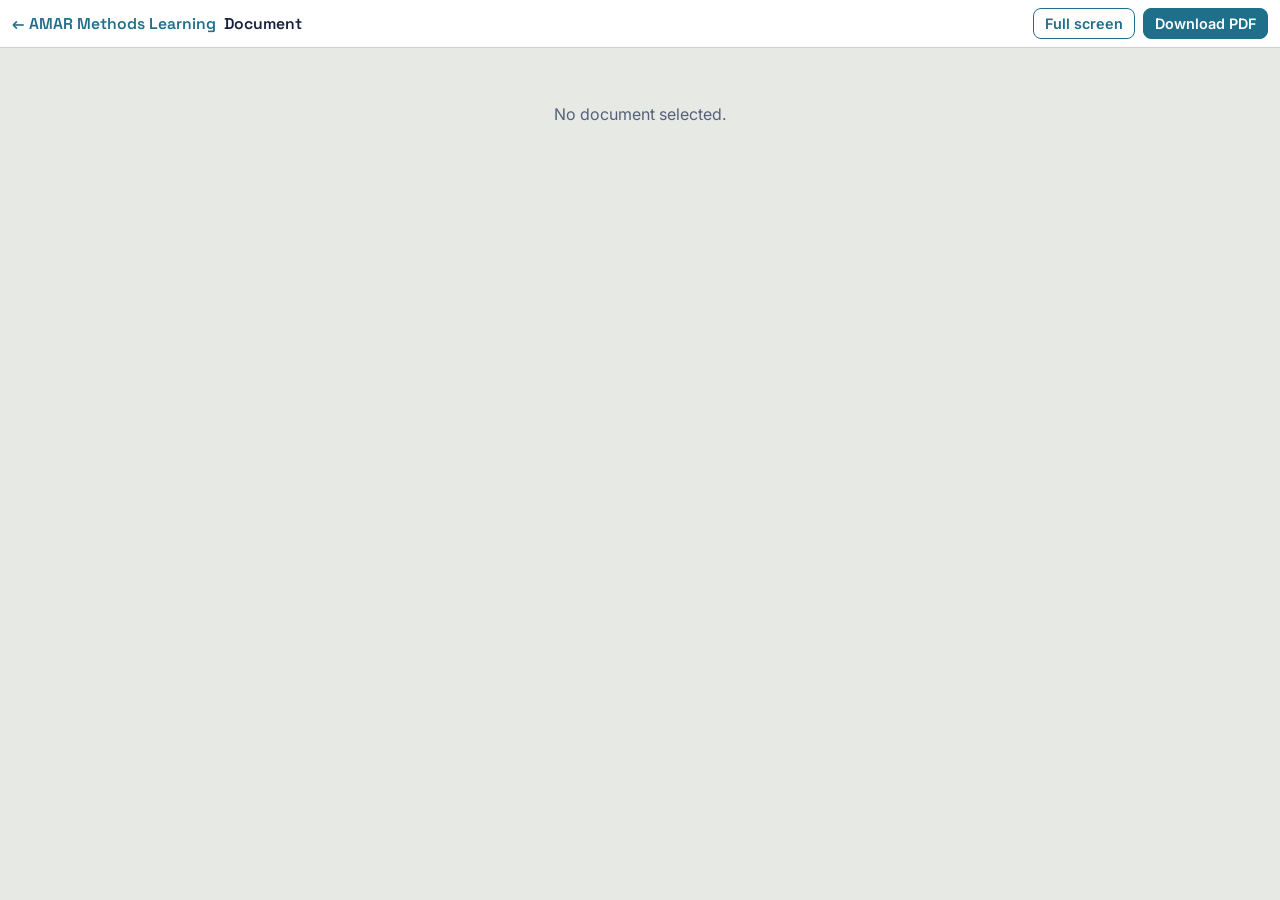
<file: docs/viewer.html>
<!doctype html>
<html lang="en">
<head>
<meta charset="utf-8">
<meta name="viewport" content="width=device-width, initial-scale=1, viewport-fit=cover">
<title>Study materials viewer</title>
<link rel="preconnect" href="https://fonts.googleapis.com"><link rel="preconnect" href="https://fonts.gstatic.com" crossorigin>
<link rel="stylesheet" href="https://fonts.googleapis.com/css2?family=Inter:wght@400;500;600&family=Space+Grotesk:wght@500;600;700&display=swap">
<link rel="stylesheet" href="css/site.css">
<style>
  html, body { height: 100%; }
  body { margin: 0; display: flex; flex-direction: column; background: var(--surface2, #eceef1); }
  body.embed .band { display: none; }
  .vbar { display: flex; align-items: center; gap: 8px; flex-wrap: wrap; padding: 8px 12px; background: var(--surface, #fff); border-bottom: 1px solid var(--line, #d0d4da); font: 600 0.98rem var(--display, sans-serif); }
  .vbar .ttl { margin-right: auto; min-width: 0; overflow: hidden; text-overflow: ellipsis; white-space: nowrap; }
  .vbar .btn { padding: 6px 11px; font-size: 0.9rem; text-decoration: none; cursor: pointer; }
  .vbar a.home { font-weight: 600; text-decoration: none; }
  .vbar input { width: 3.6em; padding: 4px 6px; font: inherit; text-align: center; border: 1px solid var(--line, #ccc); border-radius: 5px; background: var(--surface, #fff); color: var(--fg, #111); }
  .stage { flex: 1; overflow: auto; position: relative; -webkit-overflow-scrolling: touch; }
  .slides .stage { display: flex; align-items: center; justify-content: center; padding: 12px; overflow: hidden; }
  .slides canvas { max-width: 100%; max-height: 100%; box-shadow: 0 2px 14px rgba(0,0,0,.18); background: #fff; }
  .guide .stage { padding: 14px 10px 40px; }
  .page { margin: 0 auto 14px; background: #fff; box-shadow: 0 1px 8px rgba(0,0,0,.15); position: relative; }
  .page canvas { width: 100%; height: 100%; display: block; }
  .msg { padding: 40px 16px; text-align: center; color: var(--muted, #555); }
  .navzone { position: absolute; top: 0; bottom: 0; width: 22%; cursor: pointer; }
  .navzone.l { left: 0; } .navzone.r { right: 0; }
  .muted { color: var(--muted, #555); font-weight: 500; }
</style>
</head>
<body>
<div class="vbar">
  <a class="home" href="index.html">← AMAR Methods Learning</a>
  <span class="ttl" id="ttl">Loading…</span>
  <span id="slideNav" hidden>
    <button class="btn ghost" type="button" id="prev" aria-label="Previous slide">‹ Prev</button>
    <span class="muted"><span id="pno">1</span> / <span id="pcount">…</span></span>
    <button class="btn ghost" type="button" id="next" aria-label="Next slide">Next ›</button>
  </span>
  <span id="guideNav" hidden>
    <span class="muted">Page</span> <input id="jump" type="number" min="1" value="1" aria-label="Go to page"> <span class="muted">/ <span id="gcount">…</span></span>
    <button class="btn ghost" type="button" id="zout" aria-label="Zoom out">−</button>
    <button class="btn ghost" type="button" id="zin" aria-label="Zoom in">+</button>
  </span>
  <button class="btn ghost" type="button" id="fs">Full screen</button>
  <a class="btn ghost" id="ppo" href="#" target="_blank" rel="noopener" hidden>Play in PowerPoint Online</a>
  <a class="btn" id="dl" href="#" download>Download</a>
</div>
<div class="stage" id="stage"><div class="msg">Loading the document…</div></div>

<script src="js/pdfjs/pdf.min.js"></script>
<script>
(function () {
  const q = new URLSearchParams(location.search);
  const file = q.get('doc') || '';
  const mode = q.get('mode') === 'slides' ? 'slides' : 'guide';
  const dl = q.get('dl') || file;
  if (q.get('embed')) document.body.classList.add('embed');
  document.body.classList.add(mode);
  const stage = document.getElementById('stage');
  const ttl = document.getElementById('ttl');
  const name = decodeURIComponent(file.split('/').pop() || '').replace(/\.pdf$/, '').replace(/_/g, ' ');
  ttl.textContent = name || 'Document';
  document.title = name + ' · viewer';
  const dlA = document.getElementById('dl');
  dlA.href = dl; dlA.textContent = /\.pptx$/.test(dl) ? 'Download .pptx' : 'Download PDF';
  if (/^materials\/[A-Za-z0-9_\-]+\.pptx$/.test(dl) && /^https?:/.test(location.protocol)) { const p = document.getElementById('ppo'); p.href = 'https://view.officeapps.live.com/op/view.aspx?src=' + encodeURIComponent(new URL(dl, location.href).href); p.hidden = false; }
  if (!/^materials\/[A-Za-z0-9_\-]+\.pdf$/.test(file)) { stage.innerHTML = '<div class="msg">No document selected.</div>'; return; }
  if (!window.pdfjsLib) { stage.innerHTML = '<div class="msg">The viewer could not load. <a href="' + file + '">Open the PDF directly</a>.</div>'; return; }
  pdfjsLib.GlobalWorkerOptions.workerSrc = 'js/pdfjs/pdf.worker.min.js';
  const DPR = Math.min(window.devicePixelRatio || 1, 2.5);

  document.getElementById('fs').onclick = () => {
    const el = document.documentElement;
    if (document.fullscreenElement) document.exitFullscreen(); else if (el.requestFullscreen) el.requestFullscreen();
  };

  pdfjsLib.getDocument(file).promise.then(pdf => {
    stage.innerHTML = '';
    return mode === 'slides' ? slides(pdf) : guide(pdf);
  }).catch(() => { stage.innerHTML = '<div class="msg">Could not open the document. <a href="' + file + '">Open the PDF directly</a>.</div>'; });

  // ---------------- slides: one page at a time
  function slides(pdf) {
    document.getElementById('slideNav').hidden = false;
    document.getElementById('pcount').textContent = pdf.numPages;
    const canvas = document.createElement('canvas'); stage.appendChild(canvas);
    const l = document.createElement('div'); l.className = 'navzone l'; l.title = 'Previous';
    const r = document.createElement('div'); r.className = 'navzone r'; r.title = 'Next';
    stage.append(l, r);
    let n = Math.max(1, Math.min(pdf.numPages, parseInt(q.get('page') || '1', 10) || 1)), task = null;
    async function show() {
      document.getElementById('pno').textContent = n;
      const page = await pdf.getPage(n);
      const v1 = page.getViewport({ scale: 1 });
      const W = stage.clientWidth - 24, H = stage.clientHeight - 24;
      const s = Math.max(0.2, Math.min(W / v1.width, H / v1.height));
      const vp = page.getViewport({ scale: s * DPR });
      if (task) { try { task.cancel(); } catch (e) {} }
      const off = document.createElement('canvas'); off.width = vp.width; off.height = vp.height;
      task = page.render({ canvasContext: off.getContext('2d'), viewport: vp });
      try { await task.promise; } catch (e) { return; }
      canvas.width = off.width; canvas.height = off.height;
      canvas.style.width = (vp.width / DPR) + 'px'; canvas.style.height = (vp.height / DPR) + 'px';
      canvas.getContext('2d').drawImage(off, 0, 0);
      canvas.setAttribute('aria-label', 'Slide ' + n + ' of ' + pdf.numPages);
    }
    const go = d => { const m = Math.max(1, Math.min(pdf.numPages, n + d)); if (m !== n) { n = m; show(); } };
    document.getElementById('prev').onclick = () => go(-1);
    document.getElementById('next').onclick = () => go(1);
    l.onclick = () => go(-1); r.onclick = () => go(1);
    addEventListener('keydown', e => {
      if (['ArrowRight', 'PageDown', ' '].includes(e.key)) { e.preventDefault(); go(1); }
      if (['ArrowLeft', 'PageUp'].includes(e.key)) { e.preventDefault(); go(-1); }
      if (e.key === 'Home') { n = 1; show(); } if (e.key === 'End') { n = pdf.numPages; show(); }
    });
    let x0 = null;
    stage.addEventListener('touchstart', e => { x0 = e.touches[0].clientX; }, { passive: true });
    stage.addEventListener('touchend', e => { if (x0 === null) return; const dx = e.changedTouches[0].clientX - x0; if (Math.abs(dx) > 40) go(dx < 0 ? 1 : -1); x0 = null; });
    let rt; addEventListener('resize', () => { clearTimeout(rt); rt = setTimeout(show, 150); });
    show();
  }

  // ---------------- guide: scrolling pages, rendered as they come into view
  async function guide(pdf) {
    document.getElementById('guideNav').hidden = false;
    document.getElementById('gcount').textContent = pdf.numPages;
    const jump = document.getElementById('jump'); jump.max = pdf.numPages;
    const first = await pdf.getPage(1);
    const v1 = first.getViewport({ scale: 1 });
    let zoom = 1;
    const pages = [];
    const baseW = () => Math.min(stage.clientWidth - 20, 900) * zoom;
    for (let i = 1; i <= pdf.numPages; i++) {
      const d = document.createElement('div'); d.className = 'page'; d.dataset.n = i;
      stage.appendChild(d); pages.push(d);
    }
    function size() {
      const w = baseW();
      pages.forEach(d => { d.style.width = w + 'px'; d.style.height = (w * v1.height / v1.width) + 'px'; d.dataset.w = ''; });
      pages.forEach(d => { if (d.dataset.vis === '1') render(d); });
    }
    async function render(d) {
      const w = baseW();
      if (d.dataset.w === String(w)) return;
      d.dataset.w = String(w);
      const page = await pdf.getPage(+d.dataset.n);
      const vp = page.getViewport({ scale: (w / v1.width) * DPR });
      const c = document.createElement('canvas'); c.width = vp.width; c.height = vp.height;
      c.setAttribute('aria-label', 'Page ' + d.dataset.n);
      await page.render({ canvasContext: c.getContext('2d'), viewport: vp }).promise;
      d.replaceChildren(c);
    }
    const io = new IntersectionObserver(es => es.forEach(e => {
      e.target.dataset.vis = e.isIntersecting ? '1' : '0';
      if (e.isIntersecting) render(e.target);
    }), { root: stage, rootMargin: '600px 0px' });
    pages.forEach(d => io.observe(d));
    stage.addEventListener('scroll', () => {
      const mid = stage.scrollTop + stage.clientHeight / 3;
      const cur = pages.find(d => d.offsetTop + d.offsetHeight > mid);
      if (cur && document.activeElement !== jump) jump.value = cur.dataset.n;
    }, { passive: true });
    jump.addEventListener('change', () => {
      const k = Math.max(1, Math.min(pdf.numPages, +jump.value || 1));
      stage.scrollTo({ top: pages[k - 1].offsetTop - 10 });
    });
    document.getElementById('zin').onclick = () => { zoom = Math.min(2.5, zoom * 1.2); size(); };
    document.getElementById('zout').onclick = () => { zoom = Math.max(0.5, zoom / 1.2); size(); };
    let rt; addEventListener('resize', () => { clearTimeout(rt); rt = setTimeout(size, 200); });
    size();
  }
})();
</script>
</body>
</html>
</file>
<file: docs/css/site.css>
/* AMAR Methods Learning. Ink navy and paper, amber for emphasis, teal for labels.
   Layout: a navy band for navigation, one reading column, cards for each concept and tool. */
:root{
  --bg:#F4F5F1; --surface:#FFFFFF; --surface2:#E7EAE4; --fg:#14213D; --muted:#55607A; --line:#CCD2CB;
  --accent:#1F6F8B; --accent-fg:#FFFFFF; --amber:#B86E00; --amber-fill:#E9A63A; --amber-soft:#F6DFB8; --teal-soft:#CFE6EC; --bad:#B4432F;
  --band:#14213D; --band-fg:#F6F5EF;
  --display:"Space Grotesk",system-ui,sans-serif; --body:"Inter",system-ui,-apple-system,"Segoe UI",sans-serif;
}
@media (prefers-color-scheme: dark){ :root:not([data-theme="light"]){
  --bg:#0F1524; --surface:#182037; --surface2:#222C47; --fg:#EEF1F6; --muted:#A3AEC6; --line:#33405F;
  --accent:#7CC4DB; --accent-fg:#0B1322; --amber:#F2B450; --amber-fill:#E9A63A; --amber-soft:#4A3A1A; --teal-soft:#1E3F4B; --bad:#F08C78;
  --band:#0A0F1C; --band-fg:#EEF1F6; color-scheme:dark } }
:root[data-theme="dark"]{
  --bg:#0F1524; --surface:#182037; --surface2:#222C47; --fg:#EEF1F6; --muted:#A3AEC6; --line:#33405F;
  --accent:#7CC4DB; --accent-fg:#0B1322; --amber:#F2B450; --amber-fill:#E9A63A; --amber-soft:#4A3A1A; --teal-soft:#1E3F4B; --bad:#F08C78;
  --band:#0A0F1C; --band-fg:#EEF1F6; color-scheme:dark }
*{box-sizing:border-box} [hidden]{display:none!important}
body{margin:0;background:var(--bg);color:var(--fg);font:16px/1.6 var(--body)}
a{color:var(--accent);text-underline-offset:3px}
.band{background:var(--band);color:var(--band-fg)}
.band .in{max-width:1000px;margin:0 auto;padding:10px 16px;display:flex;flex-wrap:wrap;gap:8px 20px;align-items:center}
.brand{font:600 16px var(--display);color:var(--band-fg);text-decoration:none;display:flex;align-items:center;gap:10px}
.brand i{width:12px;height:12px;border-radius:50%;background:var(--amber-fill);display:inline-block}
.band nav{display:flex;flex-wrap:wrap;gap:4px;margin-left:auto}
.band nav a{color:var(--band-fg);text-decoration:none;font-size:14px;font-weight:500;padding:6px 10px;border-radius:6px;opacity:.85}
.band nav a[aria-current=page]{background:rgba(255,255,255,.15);opacity:1}
.wrap{max-width:1000px;margin:0 auto;padding:32px 16px 56px;display:flex;flex-direction:column;gap:22px}
h1,h2,h3{font-family:var(--display);line-height:1.15;margin:0;text-wrap:balance}
h1{font-size:clamp(28px,5vw,44px)} h2{font-size:26px} h3{font-size:18px}
p{margin:0;max-width:70ch} .lede{font-size:18px;color:var(--muted)}
.eyebrow{font:600 13px var(--body);letter-spacing:.08em;text-transform:uppercase;color:var(--accent)}
.note{font-size:14px;color:var(--muted)}
.btns{display:flex;flex-wrap:wrap;gap:10px}
.btn,button.go{display:inline-block;font:600 14px var(--body);padding:9px 14px;border-radius:8px;text-decoration:none;border:1px solid var(--accent);background:var(--accent);color:var(--accent-fg);cursor:pointer}
.btn.ghost,button.go.ghost{background:transparent;color:var(--accent)}
.grid{display:grid;gap:16px;grid-template-columns:repeat(auto-fit,minmax(270px,1fr))}
.card{background:var(--surface);border:1px solid var(--line);border-radius:14px;padding:20px;display:flex;flex-direction:column;gap:10px;min-width:0}
.card .num{font:700 14px var(--display);color:var(--accent)}
nav.jump{display:flex;flex-wrap:wrap;gap:8px}
nav.jump a{font-size:14px;font-weight:600;color:var(--fg);text-decoration:none;border:1px solid var(--line);border-radius:999px;padding:6px 12px;background:var(--surface)}
.concept{background:var(--surface);border:1px solid var(--line);border-radius:14px;padding:22px;display:flex;flex-direction:column;gap:14px;min-width:0;scroll-margin-top:12px}
.concept h3{margin-top:6px}
.ctl{display:grid;grid-template-columns:repeat(auto-fit,minmax(220px,1fr));gap:10px 22px;align-items:end}
.ctl label{display:flex;flex-direction:column;gap:4px;font-size:14px;font-weight:500;color:var(--muted)}
.ctl label b{color:var(--fg);font-variant-numeric:tabular-nums}
input[type=range]{width:100%;accent-color:var(--accent)}
select,input[type=number]{font:500 15px var(--body);padding:7px 9px;border-radius:8px;border:1px solid var(--line);background:var(--bg);color:var(--fg)}
.seg{display:inline-flex;border:1px solid var(--line);border-radius:8px;overflow:hidden;align-self:flex-start;flex-wrap:wrap}
.seg button{font:500 14px var(--body);border:0;background:transparent;color:var(--muted);padding:9px 14px;cursor:pointer}
.seg button[aria-pressed=true]{background:var(--fg);color:var(--bg);font-weight:600}
svg.chart{width:100%;height:auto;display:block;background:var(--surface2);border-radius:10px}
.read{background:var(--surface2);border-radius:10px;padding:12px 14px;font-variant-numeric:tabular-nums}
.read b{font-family:var(--display)}
.steps{border:1px dashed var(--line);border-radius:10px;padding:14px 16px;display:flex;flex-direction:column;gap:8px}
.steps ol{margin:0;padding-left:22px;display:flex;flex-direction:column;gap:6px;font-variant-numeric:tabular-nums}
.steps li{animation:stepin .35s both}
@keyframes stepin{from{opacity:0;transform:translateY(6px)}}
.hook{background:var(--amber-soft);border-radius:10px;padding:12px 14px}
.hook b{font-family:var(--display)}
.q{border:1px solid var(--line);border-radius:10px;padding:14px;display:flex;flex-direction:column;gap:10px;background:var(--surface)}
.q .opts{display:flex;flex-wrap:wrap;gap:6px}
.q .opts button{font:500 14px var(--body);border:1px solid var(--line);background:var(--surface);color:var(--fg);border-radius:999px;padding:6px 12px;cursor:pointer;text-align:left}
.q .opts button.ok{background:var(--teal-soft);border-color:var(--accent);font-weight:600}
.q .opts button.no{background:var(--amber-soft);border-color:var(--amber)}
.q .fb{font-size:14px;min-height:1.5em}
.flash{display:block;width:100%;perspective:900px;cursor:pointer;min-height:200px;border:0;background:none;padding:0;text-align:left;color:inherit;font:inherit}
.flash .in{display:block;position:relative;min-height:200px;height:100%;transition:transform .5s;transform-style:preserve-3d}
.flash[aria-pressed=true] .in{transform:rotateY(180deg)}
.flash .f,.flash .b{position:absolute;inset:0;backface-visibility:hidden;border-radius:12px;padding:16px;display:flex;flex-direction:column;gap:6px;justify-content:center;border:1px solid var(--line)}
.flash .f{background:var(--surface)} .flash .b{background:var(--teal-soft);transform:rotateY(180deg)}
.flash .f b{font-family:var(--display);font-size:18px}
footer.site{max-width:1000px;margin:0 auto;padding:0 16px 40px;font-size:14px;color:var(--muted)}
:focus-visible{outline:2px solid var(--accent);outline-offset:2px}
@media (prefers-reduced-motion: reduce){.steps li{animation:none}.flash .in{transition:none}}

.scroll{overflow-x:auto;border-radius:10px} .scroll svg.chart{min-width:620px}
details.deep{border:1px solid var(--line);border-radius:10px;padding:10px 14px;background:var(--surface2)}
details.deep summary{cursor:pointer;font-family:var(--display);font-weight:600}
details.deep[open] summary{margin-bottom:8px}
details.deep p{margin:8px 0}
table.t{border-collapse:collapse;width:100%;min-width:520px} table.t th{text-align:left;font-family:var(--display)} table.t th,table.t td{padding:8px 12px 8px 0;border-top:1px solid var(--line);vertical-align:top} table.t tr:first-child th{border-top:0}

.concept ul{margin:0;padding-left:22px;display:flex;flex-direction:column;gap:6px;max-width:70ch}
button.go:disabled{cursor:default}
</file>
<file: docs/css/ladder.css>
/* The logit ladder: MNL → RPL → RPLHM → RPLHMV. Extends site.css. */
:root{--green:#0B6B3A;--green-soft:#D4EBDD;--navy:#0B1A36}
@media (prefers-color-scheme: dark){ :root:not([data-theme="light"]){--green:#5CC98B;--green-soft:#173A28;--navy:#22345C} }
:root[data-theme="dark"]{--green:#5CC98B;--green-soft:#173A28;--navy:#22345C}

/* The ladder of pills (same look as the course diagram) */
.ladder{display:flex;flex-wrap:wrap;align-items:center;gap:10px 14px}
.ladder .rung{font:700 17px var(--display);letter-spacing:.02em;color:#fff;background:var(--navy);border-radius:999px;padding:12px 26px;text-decoration:none;border:2px solid transparent;cursor:pointer;transition:transform .2s}
.ladder .rung:hover{transform:translateY(-2px)}
.ladder .rung.last{background:#0B6B3A}
.ladder .rung[aria-pressed=true]{border-color:var(--amber-fill);box-shadow:0 0 0 3px var(--amber-soft)}
.ladder .arr{color:#0B6B3A;font-size:22px;font-weight:700}
@media (prefers-color-scheme: dark){ :root:not([data-theme="light"]) .ladder .arr{color:var(--green)} }

/* Widgets */
.lw{display:flex;flex-direction:column;gap:12px;min-width:0}
.lw-stage{width:100%;border-radius:10px;background:var(--surface2);overflow:hidden}
.lw-stage canvas{display:block;width:100%}
.lw .row{display:flex;flex-wrap:wrap;gap:8px;align-items:center}
.lw .read{font-size:15px;line-height:1.55}
.lw .read .eq{font-family:var(--display);font-weight:600}
.lw .tog[aria-pressed=true]{background:var(--fg);color:var(--bg);border-color:var(--fg)}
.formula{font:500 19px/1.5 var(--display);background:var(--surface2);border-left:4px solid var(--accent);border-radius:8px;padding:12px 16px;overflow-x:auto;white-space:nowrap}
.formula small{font:400 14px var(--body);color:var(--muted);white-space:normal;display:block;margin-top:4px}
.key{background:var(--green-soft);border-radius:10px;padding:12px 14px}
.key b{font-family:var(--display)}
.warn{background:var(--amber-soft);border-radius:10px;padding:12px 14px}
.watch{display:grid;grid-template-columns:repeat(auto-fit,minmax(260px,1fr));gap:14px}
.watch > div{border:1px solid var(--line);border-radius:10px;padding:12px 14px;background:var(--surface)}
.watch h4{margin:0 0 6px;font:600 15px var(--display)}
.watch ul{margin:0;padding-left:20px;display:flex;flex-direction:column;gap:4px;font-size:15px}
.pill{display:inline-block;font:600 12px var(--body);letter-spacing:.06em;text-transform:uppercase;padding:3px 9px;border-radius:999px;background:var(--teal-soft);color:var(--fg)}
.pill.g{background:var(--green-soft)}
ol.work{margin:0;padding-left:24px;display:flex;flex-direction:column;gap:6px;font-variant-numeric:tabular-nums}

/* ---------- Slide deck ---------- */
body.deckbody{height:100vh;height:100dvh;display:flex;flex-direction:column;overflow:hidden}
.deckbar{background:var(--band);color:var(--band-fg)}
.deckbar .in{max-width:1180px;margin:0 auto;padding:8px 14px;display:flex;align-items:center;gap:10px;flex-wrap:wrap}
.deckbar .brand{font-size:15px}
.deckbar .sec{font-size:13px;opacity:.8;flex:1;min-width:120px;white-space:nowrap;overflow:hidden;text-overflow:ellipsis}
.deckbar button,.deckbar a.b{font:600 13px var(--body);color:var(--band-fg);background:rgba(255,255,255,.12);border:0;border-radius:6px;padding:7px 11px;cursor:pointer;text-decoration:none}
.deckbar button[aria-pressed=true]{background:var(--amber-fill);color:#14213D}
.deckbar .count{font:600 13px var(--display);font-variant-numeric:tabular-nums;min-width:58px;text-align:center}
.prog{height:4px;background:var(--surface2)} .prog i{display:block;height:100%;width:0;background:var(--amber-fill);transition:width .3s}
#deck{flex:1;overflow:hidden;position:relative}
.slide{position:absolute;inset:0;overflow-y:auto;display:none;padding:28px 18px 70px}
.slide.on{display:block;animation:slidein .35s both}
@keyframes slidein{from{opacity:0;transform:translateX(18px)}}
.slide.back{animation-name:slideback} @keyframes slideback{from{opacity:0;transform:translateX(-18px)}}
.slide .s{max-width:1100px;margin:0 auto;display:flex;flex-direction:column;gap:18px;font-size:18px}
.slide h1{font-size:clamp(30px,5vw,52px)} .slide h2{font-size:clamp(24px,3.4vw,34px)}
.slide p,.slide li{max-width:72ch}
.slide ul,.slide ol{margin:0;padding-left:24px;display:flex;flex-direction:column;gap:8px}
.slide .two{display:grid;grid-template-columns:minmax(0,1fr) minmax(0,1.25fr);gap:26px;align-items:start}
.slide .two.even{grid-template-columns:1fr 1fr}
@media (max-width:820px){.slide .two,.slide .two.even{grid-template-columns:1fr}}
.frag{transition:opacity .35s,transform .35s}
.frag.hide{opacity:0;transform:translateY(8px);pointer-events:none}
.notes{display:none;border-top:2px dashed var(--line);padding-top:12px;font-size:15px;color:var(--muted)}
.notes::before{content:"Speaker notes · ";font-weight:700;color:var(--accent)}
body.shownotes .notes{display:block}
.title-slide{min-height:70vh;justify-content:center}
.bigq{font:600 clamp(22px,3vw,30px)/1.3 var(--display);color:var(--accent)}
.navhint{position:fixed;right:14px;bottom:12px;display:flex;gap:8px;z-index:5}
.navhint button{font:700 20px var(--body);width:46px;height:46px;border-radius:50%;border:1px solid var(--line);background:var(--surface);color:var(--fg);cursor:pointer;box-shadow:0 2px 8px rgba(0,0,0,.12)}
#overview{position:absolute;inset:0;overflow-y:auto;background:var(--bg);padding:20px;display:none;z-index:4}
#overview.on{display:block}
#overview .g{max-width:1180px;margin:0 auto;display:grid;grid-template-columns:repeat(auto-fill,minmax(200px,1fr));gap:10px}
#overview button{font:500 14px var(--body);text-align:left;border:1px solid var(--line);border-radius:10px;background:var(--surface);color:var(--fg);padding:10px 12px;cursor:pointer;display:flex;flex-direction:column;gap:4px}
#overview button b{font:700 12px var(--display);color:var(--accent)}
#overview button.cur{border-color:var(--amber-fill);box-shadow:0 0 0 2px var(--amber-soft)}
#overview h3{max-width:1180px;margin:14px auto 8px}

/* ---------- Study guide ---------- */
.toc{columns:2 260px;gap:24px;margin:0;padding-left:22px}
.toc li{margin:3px 0;break-inside:avoid}
.guide .concept{break-inside:auto}
.guide h2 .n{color:var(--amber);margin-right:8px}
.cheat{display:grid;grid-template-columns:repeat(auto-fit,minmax(300px,1fr));gap:10px}
.cheat > div{border:1px solid var(--line);border-radius:10px;padding:10px 12px;background:var(--surface)}
.cheat h4{margin:0 0 4px;font:600 15px var(--display);color:var(--accent)}
.cheat p{font-size:15px}
.ans{border:1px solid var(--line);border-radius:10px;padding:10px 14px;background:var(--surface)}
.ans summary{cursor:pointer;font-weight:600}
.printonly{display:none}
@media print{
  :root{--bg:#fff;--surface:#fff}
  .band,.noprint,footer.site,.lw .ctl,.lw .row,nav.jump{display:none!important}
  .printonly{display:block}
  body{font-size:11.5pt}
  .wrap{max-width:none;padding:0}
  .concept{border:0;padding:0 0 10px;break-inside:auto}
  .concept h2{break-after:avoid;margin-top:14px}
  details{display:block} details > *{display:block}
  .formula,.key,.warn,.hook,table,ol.work,.lw-stage,.cheat > div{break-inside:avoid}
  a{color:inherit;text-decoration:none}
}
</file>
